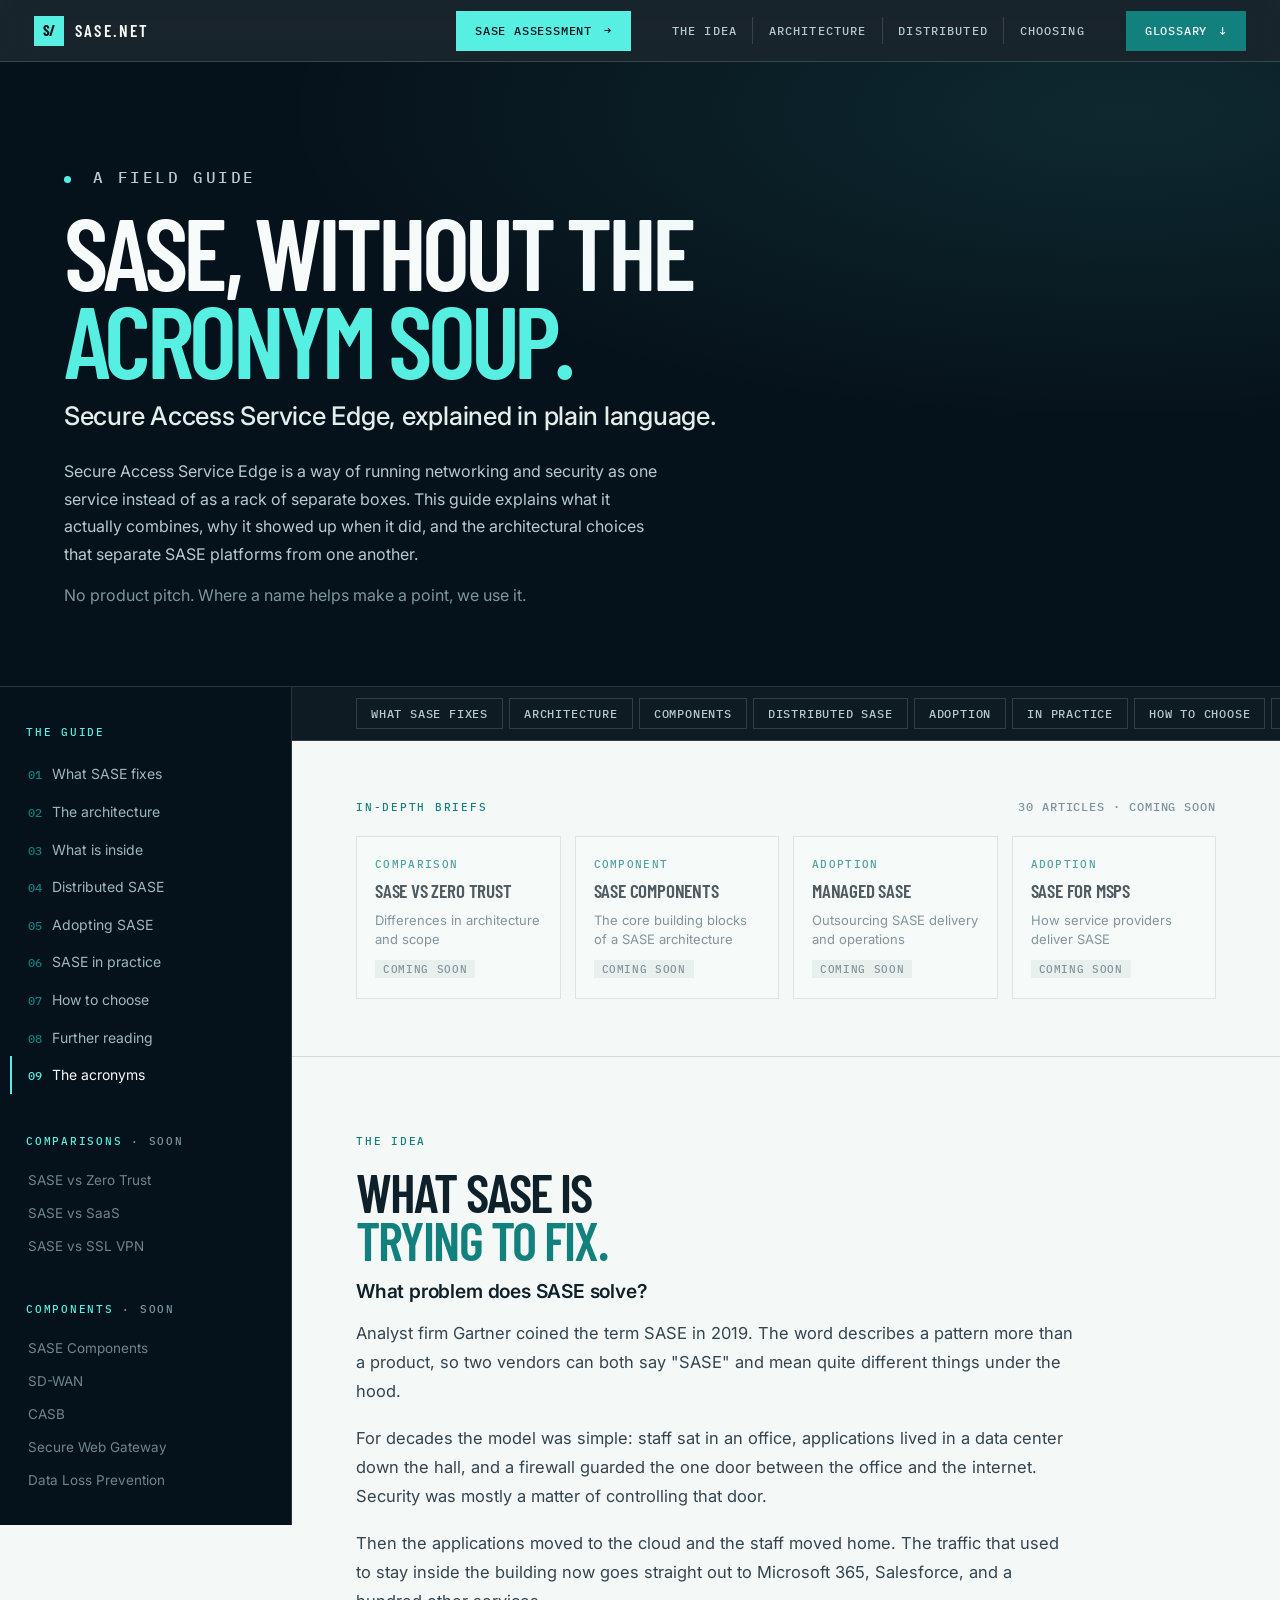
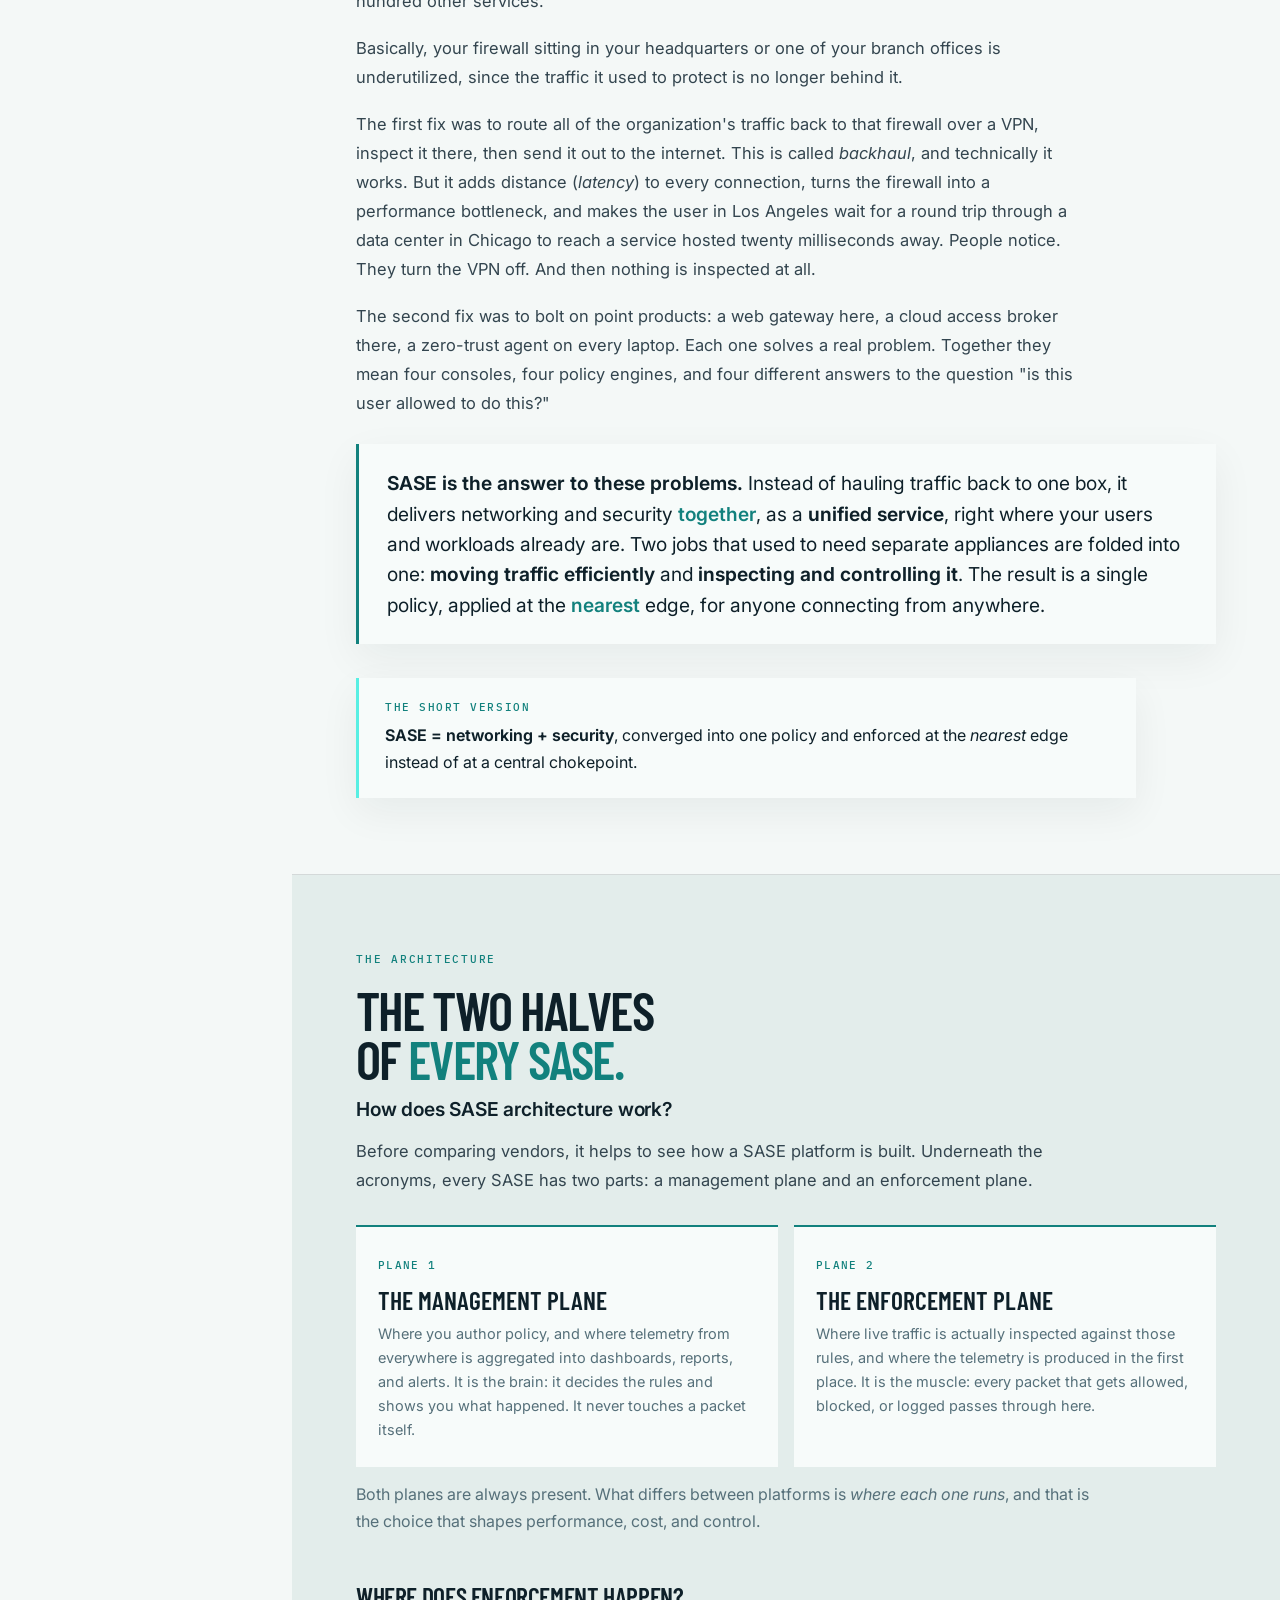
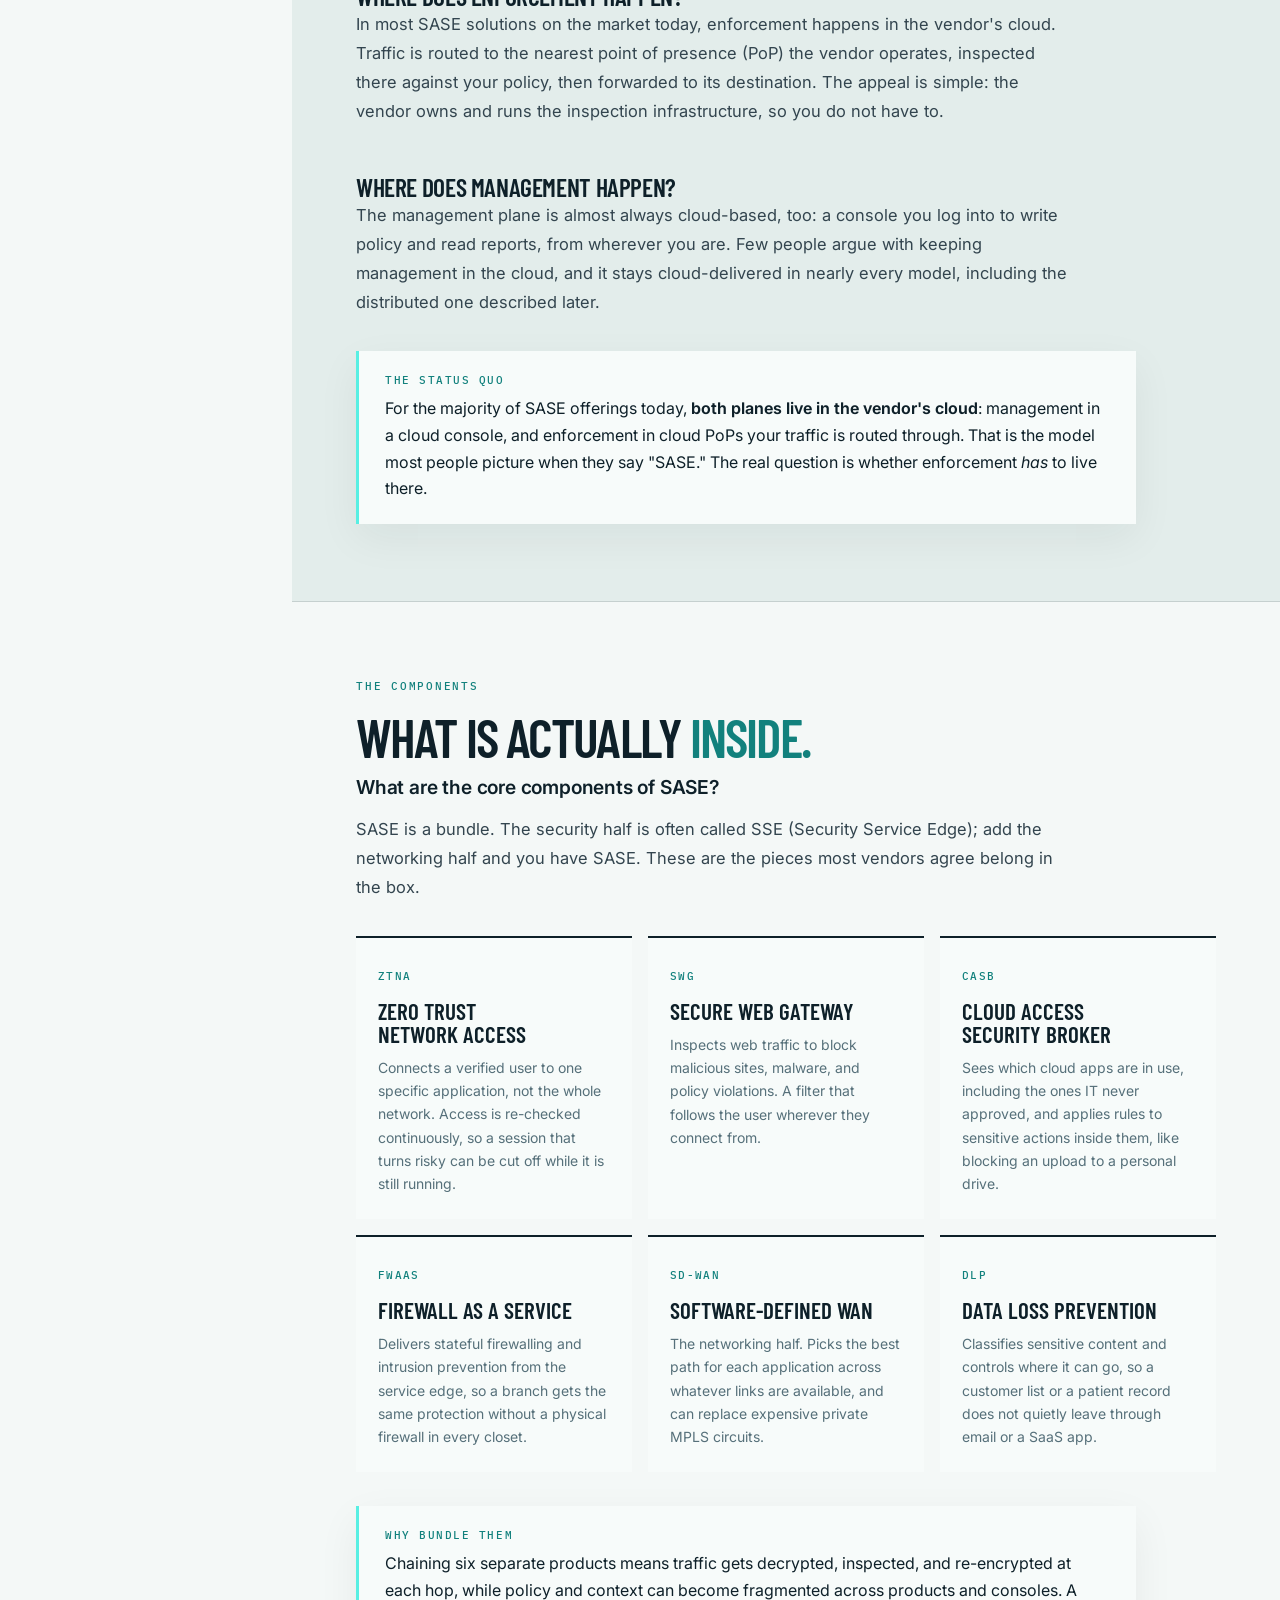
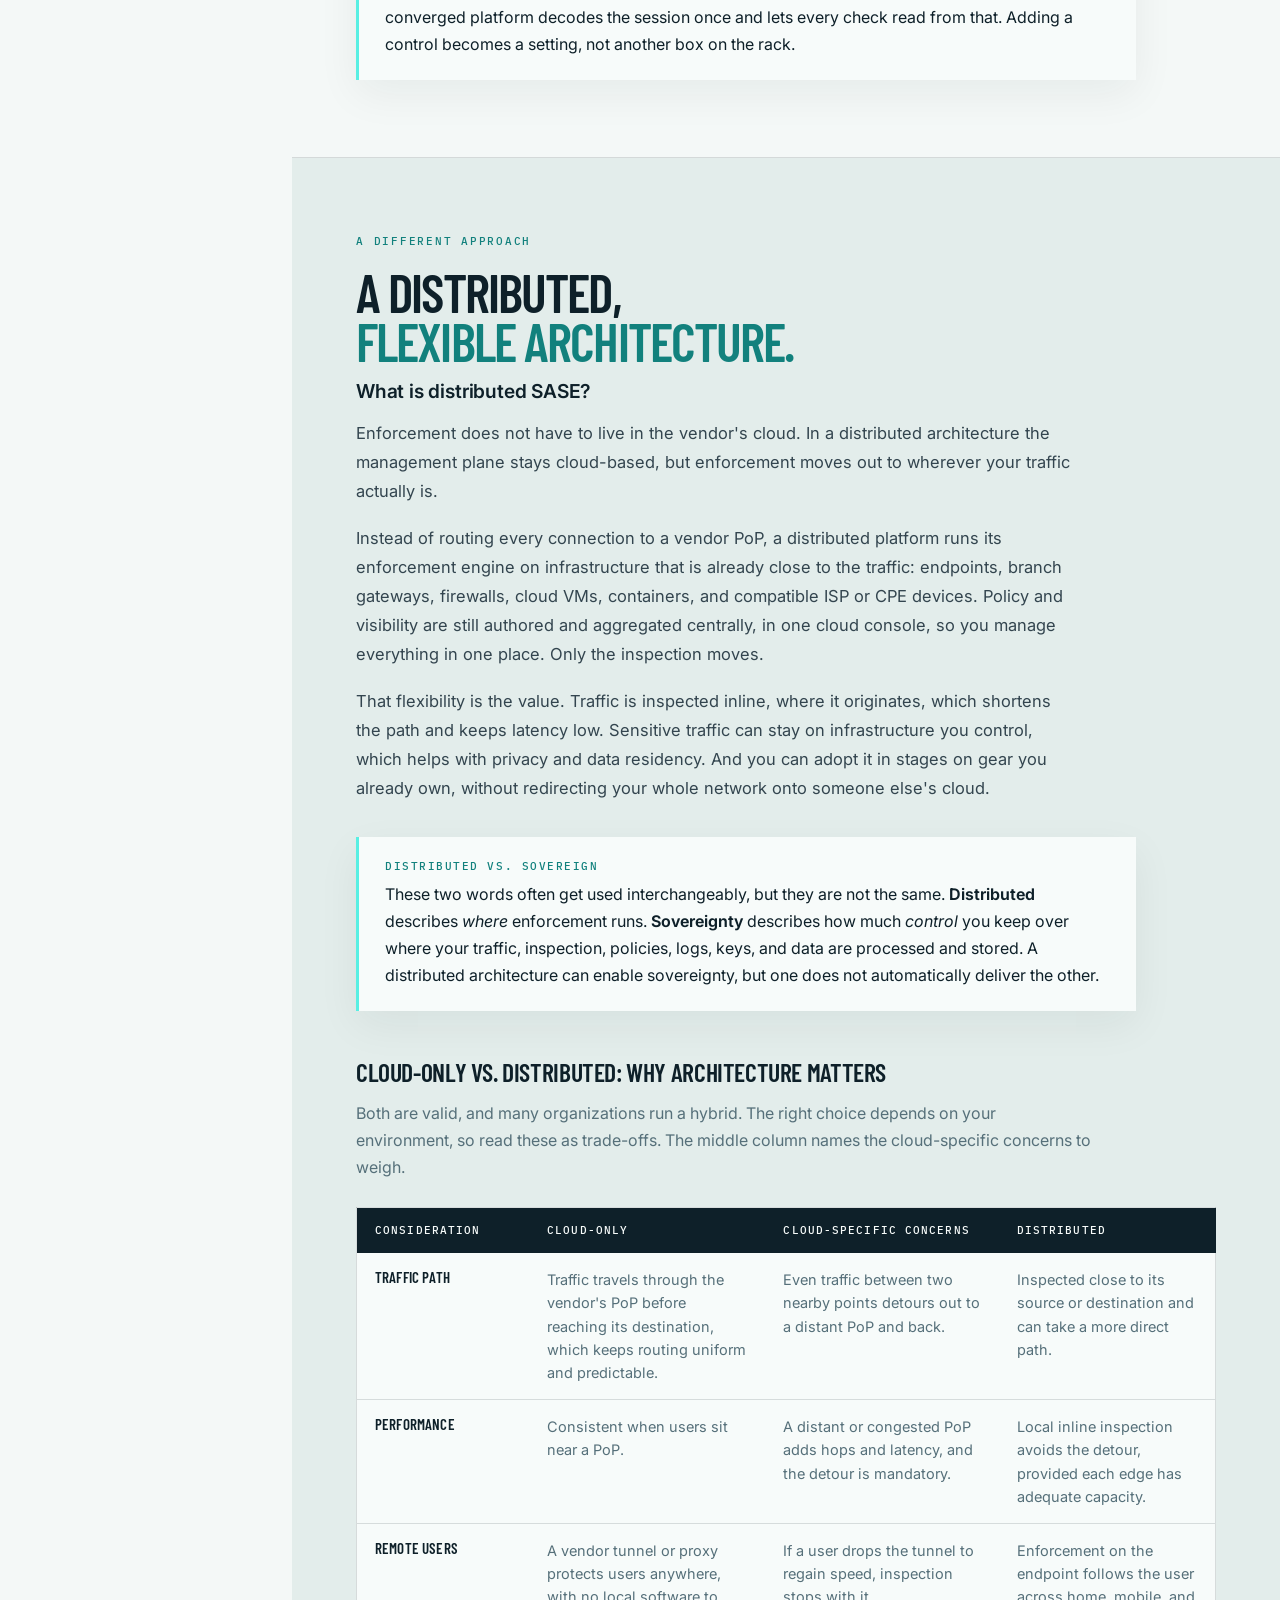
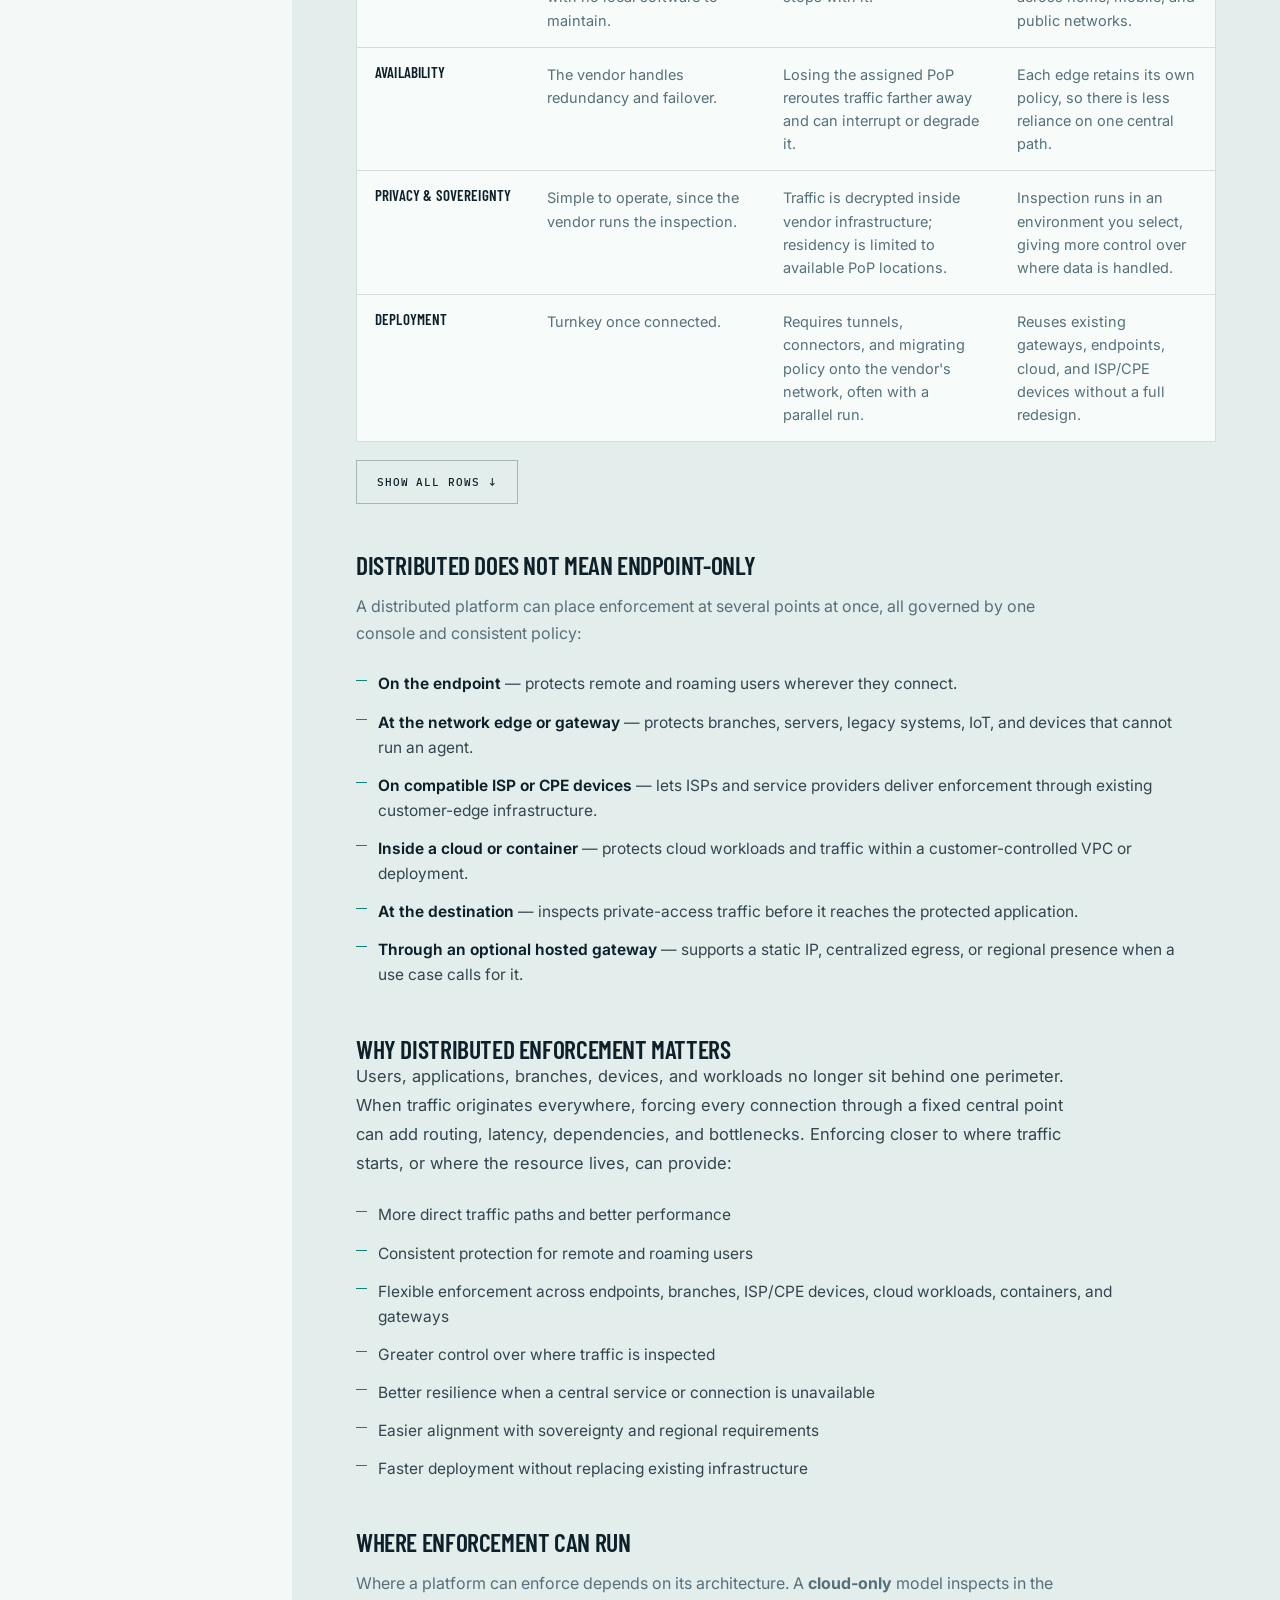
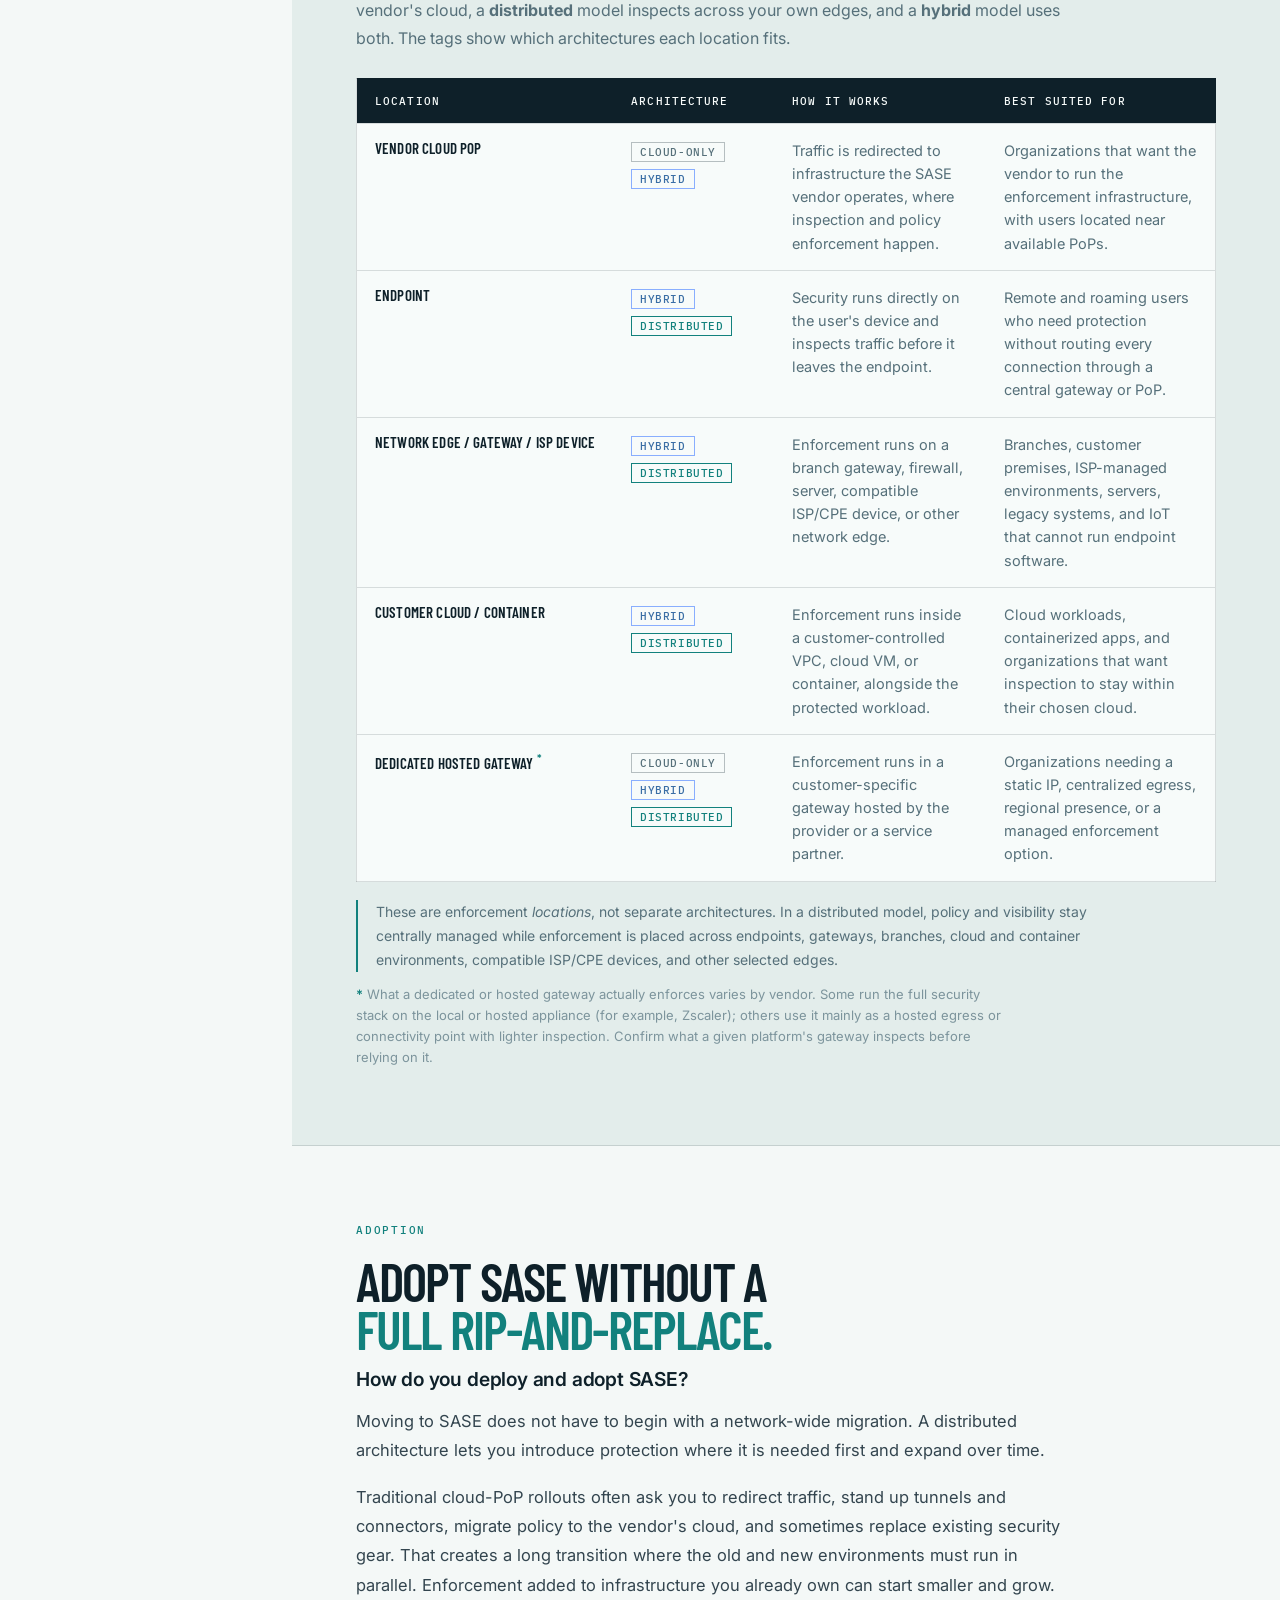
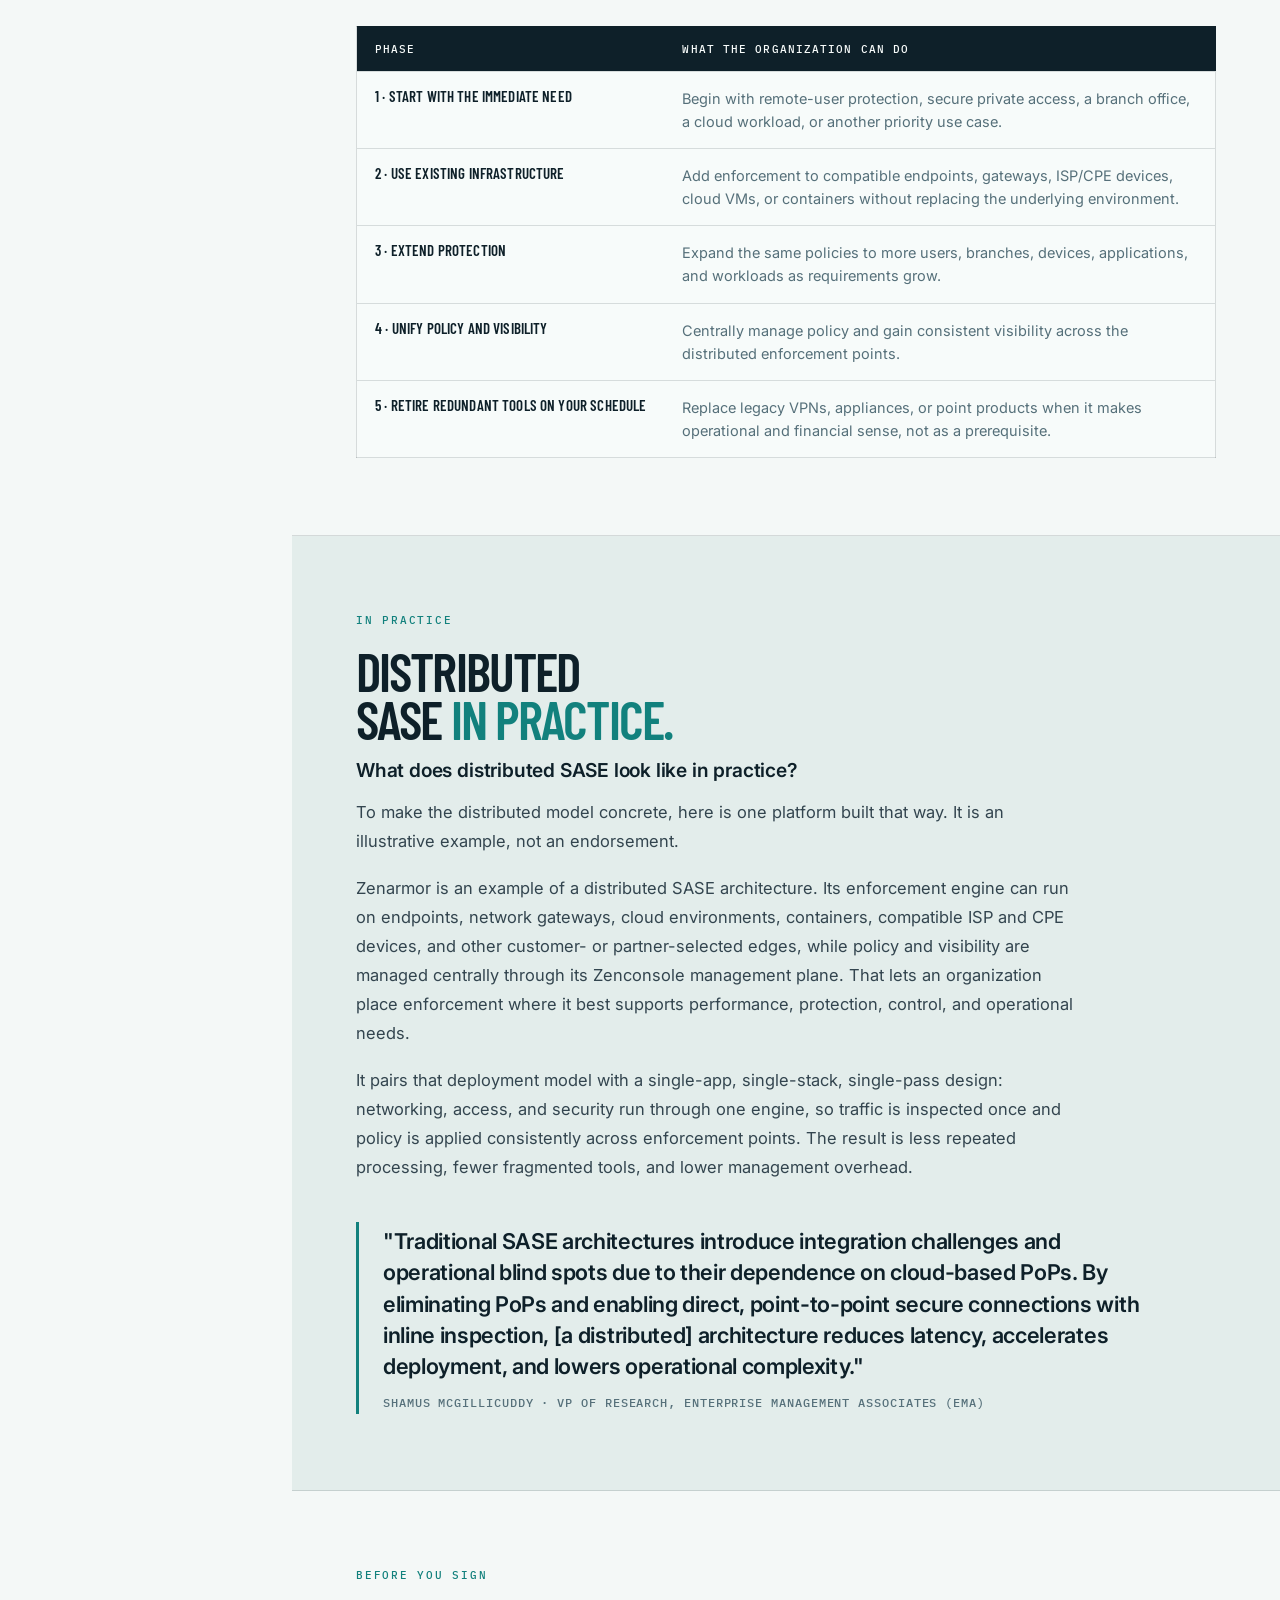
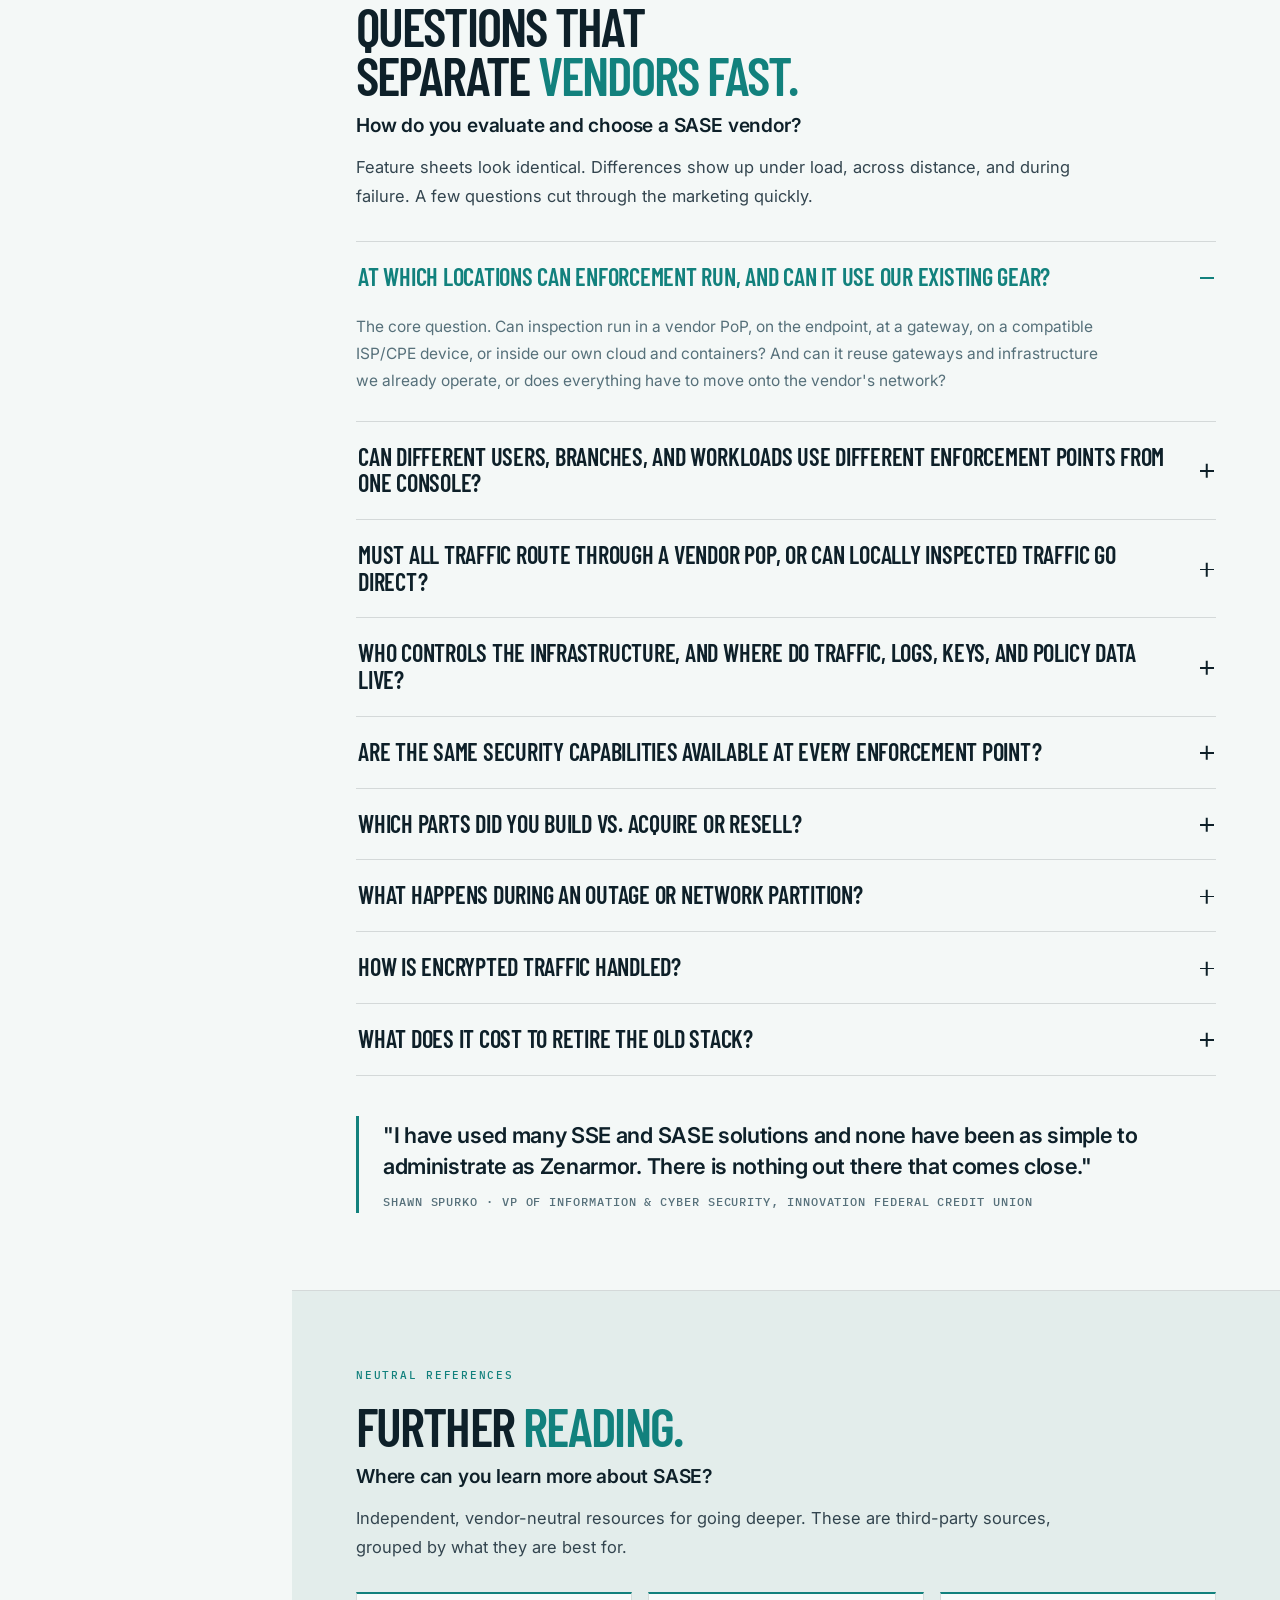
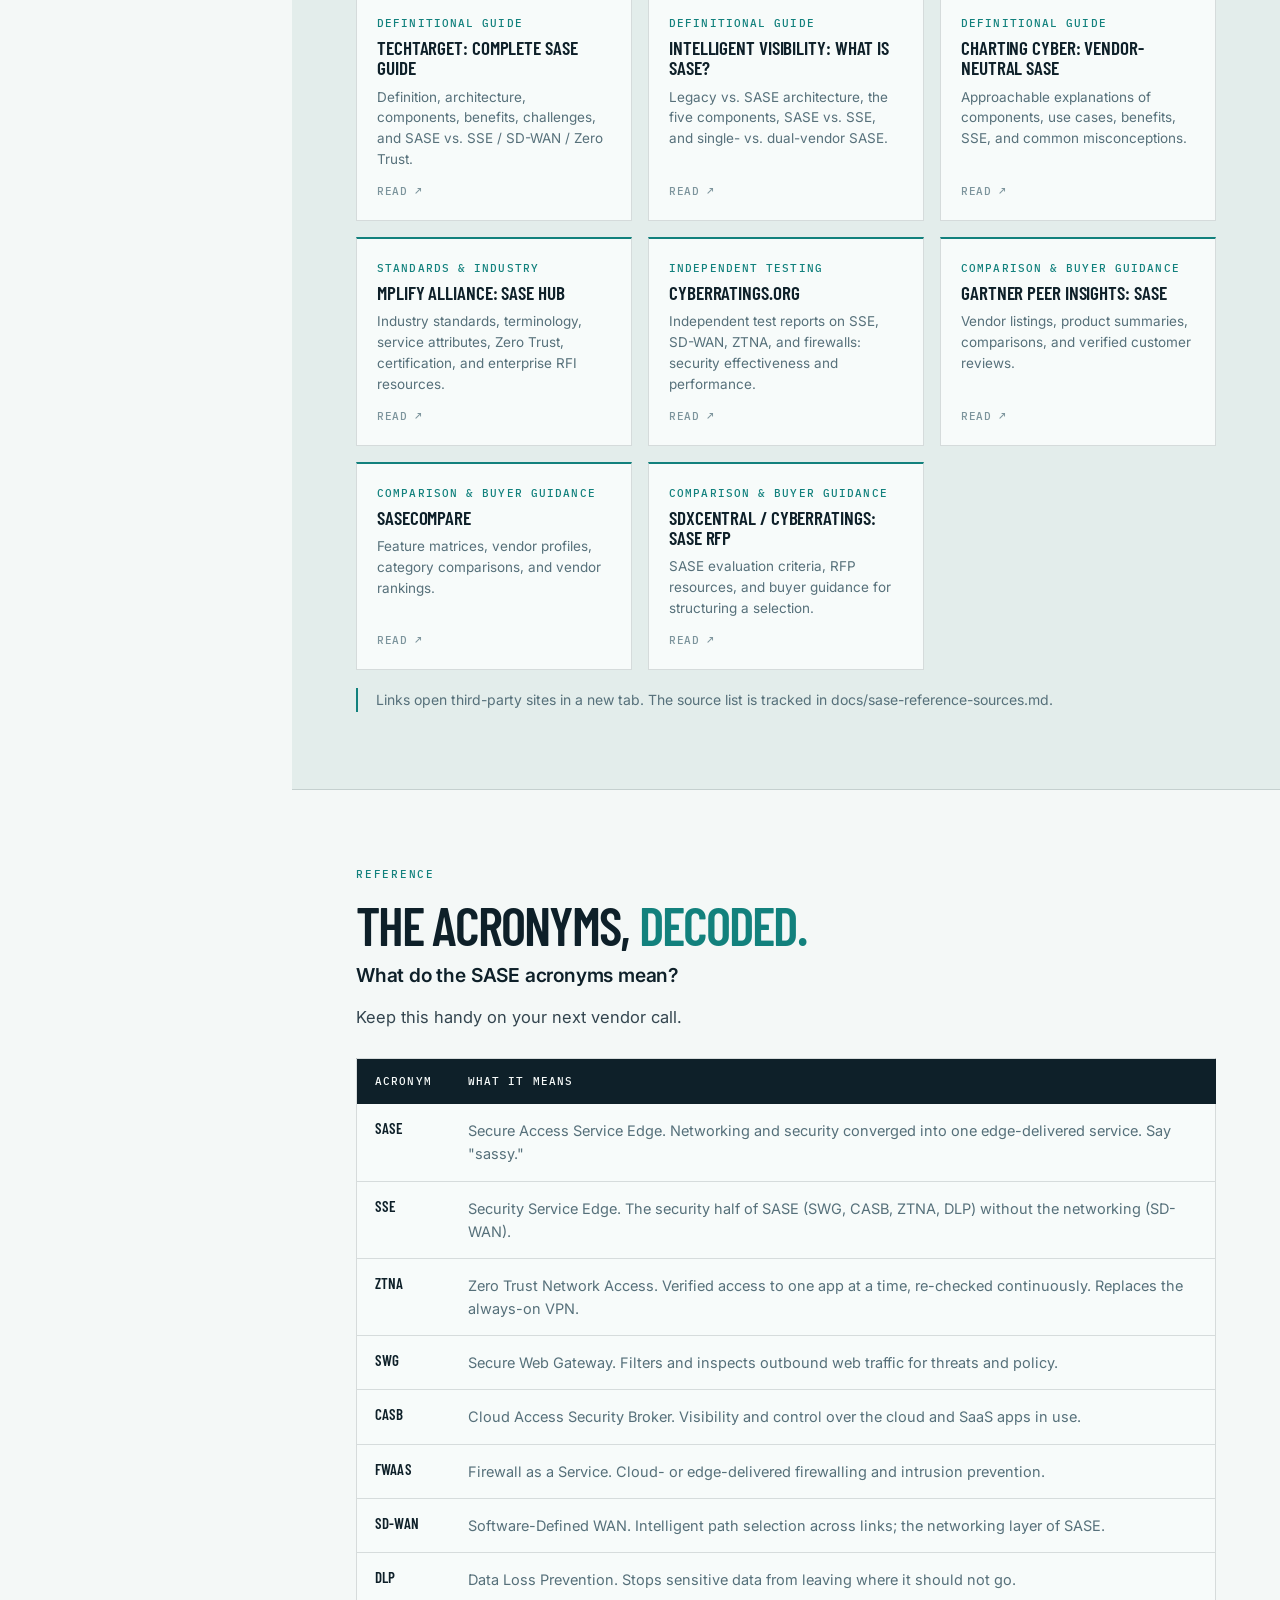
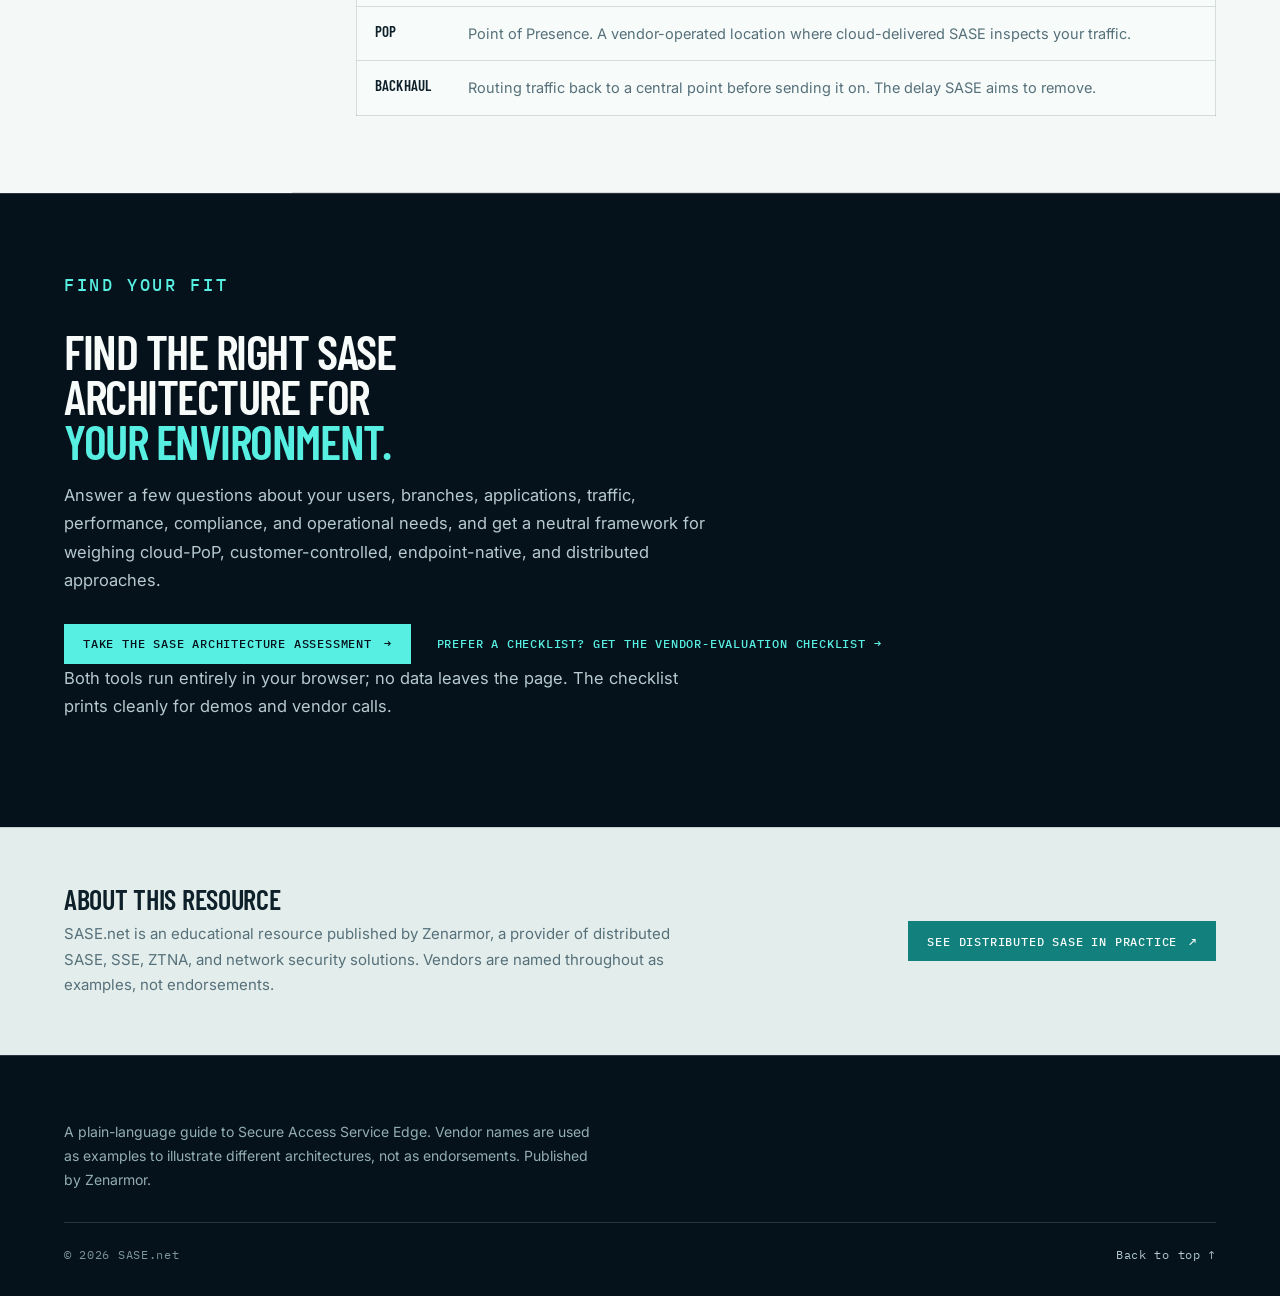
<file: index.html>
<!doctype html>
<html lang="en">
<head>
  <meta charset="utf-8">
  <meta name="viewport" content="width=device-width, initial-scale=1">
  <meta name="description" content="A plain-language guide to Secure Access Service Edge (SASE): what it combines, where enforcement can run, how centralized and distributed architectures compare, and how to choose.">
  <meta name="theme-color" content="#06121b">
  <title>What Is SASE? Secure Access Service Edge Explained | SASE.net</title>
  <link rel="preconnect" href="https://fonts.googleapis.com">
  <link rel="preconnect" href="https://fonts.gstatic.com" crossorigin>
  <link rel="stylesheet" href="https://fonts.googleapis.com/css2?family=Barlow+Condensed:ital,wght@0,500;0,600;0,700;1,600&family=IBM+Plex+Mono:wght@400;500&family=Inter:wght@400;500;600&display=swap">
  <style>
    /* ============================================================
       SASE.net — "SASE Explained" guide page
       Reuses the SASE.net homepage design language (tokens, fonts,
       treatments) in a two-column documentation layout.
       ============================================================ */
    :root {
      --navy: #06121b; --navy-2: #0a1e2b; --panel: #0f2a39; --panel-2: #143546;
      --cyan: #58efe3; --blue: #6e9cff; --amber: #ffad66;
      --paper: #f4f8f7; --muted: #e3edeb; --ink: #0e2029;
      --slate: #56707a; --slate-2: #7c949c; --white: #f7fbfa;
      --teal: #12817d;
      --line-dark: rgba(14, 32, 41, .14);
      --line-dark-2: rgba(14, 32, 41, .28);
      --line-light: rgba(247, 251, 250, .15);
      --line-light-2: rgba(247, 251, 250, .32);
      --display: "Barlow Condensed", "Arial Narrow", Arial, sans-serif;
      --body: Inter, -apple-system, "Segoe UI", Arial, sans-serif;
      --mono: "IBM Plex Mono", ui-monospace, "Cascadia Mono", monospace;
      --ease: cubic-bezier(.22, .61, .36, 1);
      --radius: 3px;
      --header-h: 62px;
      --nav-w: 292px;
      --shell: 1520px;
    }

    *, *::before, *::after { box-sizing: border-box; }
    html { scroll-behavior: smooth; scroll-padding-top: calc(var(--header-h) + 20px); -webkit-text-size-adjust: 100%; }
    body {
      margin: 0; color: var(--ink); background: var(--paper);
      font-family: var(--body); font-size: 16px; line-height: 1.6;
      overflow-x: hidden; -webkit-font-smoothing: antialiased;
    }
    img, svg { max-width: 100%; }
    a { color: inherit; }
    button, input, select { font: inherit; color: inherit; }
    h1, h2, h3, h4, p, blockquote, ul { margin-top: 0; }
    /* even out heading line lengths so no single word is orphaned on the last line */
    h1, h2, h3, h4 { text-wrap: balance; }
    ul { padding-left: 0; list-style: none; }
    ::selection { color: var(--navy); background: var(--cyan); }
    :focus-visible { outline: 2px solid var(--amber); outline-offset: 3px; }
    .sr-only { position: absolute; width: 1px; height: 1px; overflow: hidden; clip: rect(0 0 0 0); clip-path: inset(50%); white-space: nowrap; }

    /* ---------------------------------------------------- header --- */
    .topbar {
      position: sticky; top: 0; z-index: 100; height: var(--header-h);
      display: flex; align-items: center; justify-content: space-between; gap: 20px;
      padding: 0 clamp(18px, 3vw, 34px);
      color: var(--white); background: rgba(6, 18, 27, .92);
      border-bottom: 1px solid var(--line-light);
      backdrop-filter: blur(16px) saturate(140%); -webkit-backdrop-filter: blur(16px) saturate(140%);
    }
    .brand { display: inline-flex; align-items: center; gap: 11px; color: inherit; text-decoration: none; font: 600 17px/1 var(--display); letter-spacing: .13em; }
    .brand-mark { display: grid; place-items: center; width: 30px; height: 30px; color: var(--navy); background: var(--cyan); font: 700 15px/1 var(--display); letter-spacing: -.04em; }
    .topnav { display: flex; align-items: center; gap: clamp(16px, 2vw, 30px); }
    .topnav a:not(.button) { color: #b3c9ce; text-decoration: none; font: 500 11.5px var(--mono); letter-spacing: .1em; text-transform: uppercase; transition: color .2s var(--ease); }
    .topnav a:not(.button):hover { color: var(--cyan); }
    .topnav-links { display: inline-flex; align-items: center; }
    .topnav-links a:not(.button) { padding: 6px clamp(12px, 1.2vw, 18px); }
    .topnav-links a:not(.button) + a { border-left: 1px solid var(--line-light); }
    .button {
      display: inline-flex; align-items: center; gap: 12px; min-height: 40px; padding: 0 18px;
      color: var(--navy); background: var(--cyan); border: 1px solid var(--cyan);
      font: 500 11.5px var(--mono); letter-spacing: .07em; text-transform: uppercase; text-decoration: none; cursor: pointer;
      transition: background .2s var(--ease), border-color .2s var(--ease), transform .2s var(--ease);
    }
    .button:hover { background: var(--white); border-color: var(--white); transform: translateY(-1px); }
    .button span { transition: transform .2s var(--ease); }
    .button:hover span { transform: translateX(3px); }
    .button-teal { color: var(--white); background: var(--teal); border-color: var(--teal); }
    .button-teal:hover { color: var(--navy); background: var(--cyan); border-color: var(--cyan); }
    .menu-toggle { display: none; width: 40px; height: 40px; padding: 10px 8px; background: transparent; border: 1px solid var(--line-light-2); cursor: pointer; }
    .menu-toggle span { display: block; height: 1px; background: currentColor; }
    .menu-toggle span + span { margin-top: 6px; }

    /* ------------------------------------------------------- hero --- */
    .hero { color: var(--white); background: var(--navy); border-bottom: 1px solid var(--line-light); position: relative; overflow: hidden; }
    .hero::after {
      content: ""; position: absolute; inset: 0; pointer-events: none;
      background: radial-gradient(120% 90% at 88% 8%, rgba(88, 239, 227, .10), transparent 55%);
    }
    .hero-inner { position: relative; max-width: var(--shell); margin: 0 auto; padding: clamp(58px, 8vw, 104px) clamp(24px, 5vw, 96px) clamp(50px, 6vw, 84px); }
    .eyebrow { margin: 0 0 24px; color: var(--cyan); font: 500 11.5px var(--mono); letter-spacing: .16em; text-transform: uppercase; }
    .eyebrow .dot { display: inline-block; width: 7px; height: 7px; margin-right: 9px; border-radius: 50%; background: var(--cyan); vertical-align: middle; }
    .hero h1 { max-width: 16ch; margin: 0 0 26px; font: 600 clamp(50px, 8vw, 122px)/.86 var(--display); letter-spacing: -.045em; text-transform: uppercase; }
    .hero h1 em { font-style: normal; color: var(--cyan); }
    /* spelled-out keyword inside the h1 — full heading weight, plain-language */
    .hero h1 .h1-sub { display: block; margin-top: 18px; color: #e3edeb; font: 500 clamp(18px, 2vw, 26px)/1.25 var(--body); letter-spacing: -.01em; text-transform: none; }
    .hero p { max-width: 60ch; margin: 0 0 14px; color: #b6cacf; font-size: clamp(16px, 1.15vw, 19px); line-height: 1.72; }
    .hero p:last-of-type { margin-bottom: 0; color: #7c979d; }

    /* ------------------------------------------------- doc shell --- */
    .doc { display: grid; grid-template-columns: var(--nav-w) minmax(0, 1fr); align-items: start; max-width: var(--shell); margin: 0 auto; }

    /* left navigation */
    .doc-nav {
      position: sticky; top: var(--header-h); align-self: start;
      height: calc(100vh - var(--header-h)); overflow-y: auto; overscroll-behavior: contain;
      padding: 38px 26px 48px; color: #b7c8cd; background: var(--navy);
      border-right: 1px solid var(--line-light);
      scrollbar-width: thin; scrollbar-color: rgba(88, 239, 227, .4) transparent;
    }
    .nav-block + .nav-block { margin-top: 40px; }
    .nav-label { margin: 0 0 16px; color: var(--cyan); font: 500 11px var(--mono); letter-spacing: .16em; text-transform: uppercase; }
    .doc-nav a { display: block; padding: 9px 0 9px 16px; margin-left: -16px; color: #9fb7bd; text-decoration: none; font-size: 14px; line-height: 1.4; border-left: 2px solid transparent; transition: color .2s var(--ease), border-color .2s var(--ease); }
    .doc-nav .toc a .n { color: var(--teal); font: 500 11.5px var(--mono); margin-right: 10px; }
    .doc-nav .toc a:hover { color: var(--white); }
    .doc-nav .toc a.active { color: var(--white); border-left-color: var(--cyan); }
    .doc-nav .toc a.active .n { color: var(--cyan); }
    .sources a { position: relative; padding-right: 16px; }
    .sources a:hover { color: var(--cyan); border-left-color: var(--line-light-2); }
    .sources a b { display: block; font-weight: 600; font-size: 13.5px; color: inherit; }
    .sources a small { display: block; margin-top: 2px; color: var(--slate-2); font: 400 11px var(--mono); }
    .sources a::after { content: "↗"; position: absolute; right: 0; top: 9px; font-size: 11px; opacity: .5; }
    .nav-note { margin: 14px 0 0; color: var(--slate-2); font-size: 11.5px; line-height: 1.55; }
    .doc-nav .arts a { padding: 7px 0 7px 16px; font-size: 13.5px; }
    .doc-nav .arts a:hover { color: var(--white); border-left-color: var(--line-light-2); }

    /* backdrop for the mobile nav drawer — fixed so it never joins the grid */
    .nav-scrim { position: fixed; inset: var(--header-h) 0 0; z-index: 94; background: rgba(6, 18, 27, .5); opacity: 0; visibility: hidden; pointer-events: none; transition: opacity .3s var(--ease), visibility .3s; }
    .nav-scrim.open { opacity: 1; visibility: visible; pointer-events: auto; }

    /* main column */
    .doc-main { min-width: 0; background: var(--paper); }

    /* horizontal in-content TOC — identical on desktop and mobile, so the
       navigation Google crawls (mobile-first) matches the desktop version */
    .toc-strip {
      position: sticky; top: var(--header-h); z-index: 90;
      display: flex; gap: 6px; overflow-x: auto;
      padding: 11px clamp(24px, 5vw, 84px);
      background: rgba(6, 18, 27, .96); border-bottom: 1px solid var(--line-light);
      backdrop-filter: blur(12px); -webkit-backdrop-filter: blur(12px);
      scrollbar-width: none;
    }
    .toc-strip::-webkit-scrollbar { display: none; }
    .toc-strip a {
      flex: none; padding: 7px 14px; color: #b3c9ce; text-decoration: none;
      font: 500 11.5px var(--mono); letter-spacing: .07em; text-transform: uppercase; white-space: nowrap;
      border: 1px solid var(--line-light); transition: color .2s var(--ease), background .2s var(--ease), border-color .2s var(--ease);
    }
    .toc-strip a:hover { color: var(--white); border-color: var(--line-light-2); }
    .toc-strip a.active { color: var(--navy); background: var(--cyan); border-color: var(--cyan); }
    .sec { padding: clamp(52px, 6vw, 92px) clamp(24px, 5vw, 84px); border-bottom: 1px solid var(--line-dark); }
    .sec:nth-child(even) { background: var(--muted); }
    .kicker { margin: 0 0 20px; color: var(--teal); font: 500 11px var(--mono); letter-spacing: .16em; text-transform: uppercase; }
    .sec h2 { max-width: 20ch; margin: 0 0 14px; font: 600 clamp(34px, 4.2vw, 66px)/.9 var(--display); letter-spacing: -.035em; text-transform: uppercase; }
    .sec h2 em { font-style: normal; color: var(--teal); }
    /* query-shaped subtitle under the display heading — carries the search
       intent in plain language while the h2 keeps the editorial voice */
    /* query as a styled tagline INSIDE the h2 — full heading weight, one outline node */
    .sec h2 .h2-q { display: block; margin-top: 14px; color: var(--ink); font: 600 clamp(17px, 1.5vw, 22px)/1.35 var(--body); letter-spacing: -.01em; text-transform: none; }
    .prose { max-width: 72ch; }
    .prose p { margin: 0 0 18px; color: #33454f; font-size: 16.5px; line-height: 1.76; }
    .prose p:last-child { margin-bottom: 0; }
    .prose strong { color: var(--ink); font-weight: 650; }
    .lede { max-width: 72ch; margin: 0 0 18px; color: #33454f; font-size: 16.5px; line-height: 1.76; }

    /* callout */
    .callout { max-width: 78ch; margin: 34px 0 0; padding: 22px 26px; background: var(--white); border-left: 3px solid var(--cyan); box-shadow: 0 14px 40px rgba(14, 32, 41, .06); }
    .callout .tag { display: block; margin-bottom: 8px; color: var(--teal); font: 500 11px var(--mono); letter-spacing: .14em; text-transform: uppercase; }
    .callout p { margin: 0; font-size: 16px; line-height: 1.68; }
    .callout strong { font-weight: 650; }

    /* component cards */
    .cards { display: grid; grid-template-columns: repeat(3, 1fr); gap: 16px; margin-top: 34px; }
    .card { padding: 24px 22px; background: var(--white); border-top: 2px solid var(--ink); }
    .card .abbr { color: var(--teal); font: 500 11px var(--mono); letter-spacing: .12em; text-transform: uppercase; }
    .card h3 { margin: 12px 0 10px; font: 600 clamp(20px, 1.8vw, 26px)/1 var(--display); text-transform: uppercase; }
    .card p { margin: 0; color: var(--slate); font-size: 14px; line-height: 1.66; }

    /* further-reading reference cards */
    .refs { display: grid; grid-template-columns: repeat(3, 1fr); gap: 16px; margin-top: 30px; }
    .ref { display: flex; flex-direction: column; gap: 8px; padding: 22px 20px; background: var(--white); border: 1px solid var(--line-dark); border-top: 2px solid var(--teal); text-decoration: none; transition: border-color .2s var(--ease), transform .2s var(--ease); }
    .ref:hover { border-color: var(--teal); transform: translateY(-3px); }
    .ref .role { color: var(--teal); font: 500 11px var(--mono); letter-spacing: .1em; text-transform: uppercase; }
    .ref b { font: 600 clamp(17px, 1.5vw, 21px)/1.05 var(--display); text-transform: uppercase; letter-spacing: -.005em; color: var(--ink); }
    .ref .d { color: var(--slate); font-size: 13.5px; line-height: 1.55; }
    .ref .ext { margin-top: auto; padding-top: 6px; color: var(--slate-2); font: 500 11px var(--mono); letter-spacing: .06em; text-transform: uppercase; }
    .ref:hover .ext { color: var(--teal); }

    /* two-model comparison */
    .models { display: grid; grid-template-columns: 1fr 1fr; gap: 18px; margin-top: 34px; }
    .model { padding: 28px 26px; }
    .model.cloud { color: var(--white); background: var(--ink); }
    .model.sovereign { color: var(--navy); background: var(--cyan); }
    .model .tag { font: 500 11px var(--mono); letter-spacing: .14em; text-transform: uppercase; opacity: .7; }
    .model h3 { margin: 8px 0 18px; font: 600 clamp(24px, 2.4vw, 34px)/.98 var(--display); text-transform: uppercase; }
    .model ul { display: grid; gap: 12px; margin: 0; }
    .model li { position: relative; padding-left: 20px; font-size: 14.5px; line-height: 1.6; }
    .model.cloud li { color: #cdd9dd; }
    .model li::before { content: ""; position: absolute; left: 0; top: .6em; width: 10px; height: 1px; background: currentColor; opacity: .8; }
    .model .who { margin: 20px 0 0; padding-top: 16px; border-top: 1px solid currentColor; font-size: 13px; line-height: 1.6; opacity: .85; }
    .model.cloud .who { border-top-color: var(--line-light); }
    .model .who b { font-weight: 650; }

    /* quote */
    blockquote.pull { max-width: 80ch; margin: 40px 0 0; padding: 4px 0 4px 24px; border-left: 3px solid var(--teal); }
    blockquote.pull p { margin: 0 0 12px; font: 600 clamp(18px, 1.7vw, 23px)/1.44 var(--body); letter-spacing: -.015em; color: var(--ink); }
    blockquote.pull footer { color: var(--slate); font: 500 11.5px var(--mono); letter-spacing: .08em; text-transform: uppercase; }

    /* FAQ accordions */
    .faq { margin-top: 30px; border-top: 1px solid var(--line-dark); }
    details.q { border-bottom: 1px solid var(--line-dark); }
    details.q summary { display: flex; align-items: center; gap: 18px; padding: 22px 2px; cursor: pointer; list-style: none; transition: padding-left .3s var(--ease), color .2s var(--ease); }
    details.q summary::-webkit-details-marker { display: none; }
    details.q summary:hover { padding-left: 10px; color: var(--teal); }
    details.q summary .qt { flex: 1; font: 600 clamp(19px, 1.9vw, 27px)/1.1 var(--display); text-transform: uppercase; letter-spacing: -.01em; }
    details.q summary .mark { flex: none; position: relative; width: 14px; height: 14px; }
    details.q summary .mark::before, details.q summary .mark::after { content: ""; position: absolute; top: 50%; left: 0; width: 14px; height: 1.5px; background: currentColor; transition: transform .3s var(--ease), opacity .3s var(--ease); }
    details.q summary .mark::after { transform: rotate(90deg); }
    details.q[open] summary .mark::after { transform: rotate(0); opacity: 0; }
    details.q[open] summary { color: var(--teal); }
    details.q .qa { max-width: 76ch; padding: 0 0 26px; }
    details.q .qa p { margin: 0; color: var(--slate); font-size: 15.5px; line-height: 1.76; }

    /* glossary */
    .terms { margin-top: 30px; border-top: 1px solid var(--line-dark); }
    .terms div { display: grid; grid-template-columns: 150px 1fr; gap: 20px; padding: 16px 0; border-bottom: 1px solid var(--line-dark); }
    .terms dt, .terms div b { font: 600 15px var(--display); letter-spacing: .04em; text-transform: uppercase; color: var(--ink); }
    .terms div span { color: var(--slate); font-size: 14.5px; line-height: 1.62; }

    /* footer */
    .site-footer { color: var(--white); background: var(--navy); border-top: 1px solid var(--line-light); }
    .footer-inner { max-width: var(--shell); margin: 0 auto; padding: clamp(44px, 5vw, 70px) clamp(24px, 5vw, 84px) 34px; }
    .footer-inner .note { max-width: 60ch; margin: 0 0 30px; color: #93aeb4; font-size: 14px; line-height: 1.7; }
    .footer-base { display: flex; flex-wrap: wrap; justify-content: space-between; gap: 12px; padding-top: 24px; border-top: 1px solid var(--line-light); color: var(--slate-2); font: 400 11.5px var(--mono); letter-spacing: .06em; }
    .footer-base a { color: #b3c9ce; text-decoration: none; }
    .footer-base a:hover { color: var(--cyan); }

    /* latest briefs strip */
    .briefs { padding: clamp(38px, 4.5vw, 60px) clamp(24px, 5vw, 84px); background: var(--paper); border-bottom: 1px solid var(--line-dark); }
    .briefs-head { display: flex; align-items: baseline; justify-content: space-between; gap: 16px; margin-bottom: 22px; }
    .briefs-head .kicker { margin: 0; }
    .briefs-all { color: var(--teal); text-decoration: none; font: 500 11.5px var(--mono); letter-spacing: .08em; text-transform: uppercase; white-space: nowrap; }
    .briefs-all:hover { color: var(--ink); }
    .briefs-row { display: grid; grid-template-columns: repeat(4, 1fr); gap: 14px; }
    .brief { display: flex; flex-direction: column; gap: 10px; padding: 20px 18px; background: var(--white); border: 1px solid var(--line-dark); text-decoration: none; transition: border-color .2s var(--ease), transform .2s var(--ease); }
    .brief:hover { border-color: var(--teal); transform: translateY(-3px); }
    .brief .bt { color: var(--teal); font: 500 11px var(--mono); letter-spacing: .12em; text-transform: uppercase; }
    .brief b { font: 600 clamp(18px, 1.5vw, 22px)/1.02 var(--display); text-transform: uppercase; letter-spacing: -.01em; }
    .brief .bd { color: var(--slate); font-size: 13px; line-height: 1.5; }
    /* coming-soon brief cards (articles not built yet) */
    .brief.soon { cursor: default; opacity: .72; }
    .brief.soon:hover { border-color: var(--line-dark); transform: none; }
    .brief .soon-tag { align-self: flex-start; padding: 2px 8px; background: var(--muted); color: var(--slate); font: 500 11px var(--mono); letter-spacing: .06em; text-transform: uppercase; }
    .briefs-soon { color: var(--slate-2); font: 500 11.5px var(--mono); letter-spacing: .08em; text-transform: uppercase; white-space: nowrap; }

    /* coming-soon article items in the sidebar */
    .doc-nav .arts .nav-label .soon { color: var(--slate-2); font-weight: 500; }
    .doc-nav .arts .art { display: block; padding: 7px 0 7px 16px; margin-left: -16px; color: #6f858b; font-size: 13.5px; line-height: 1.4; border-left: 2px solid transparent; cursor: default; }

    /* subheads inside a section */
    .subhead { margin: 48px 0 0; font: 600 clamp(21px, 2vw, 30px)/1.05 var(--display); text-transform: uppercase; letter-spacing: -.015em; color: var(--ink); }
    .prose-lead { max-width: 74ch; margin: 14px 0 0; color: var(--slate); font-size: 16px; line-height: 1.7; }

    /* data tables */
    .tbl-wrap { margin-top: 26px; overflow-x: auto; }
    .tbl { width: 100%; border-collapse: collapse; background: var(--white); border: 1px solid var(--line-dark); }
    .tbl th, .tbl td { text-align: left; padding: 15px 18px; border-bottom: 1px solid var(--line-dark); vertical-align: top; font-size: 14.5px; line-height: 1.6; color: var(--slate); }
    .tbl thead th { background: var(--ink); color: var(--white); font: 500 11px var(--mono); letter-spacing: .1em; text-transform: uppercase; vertical-align: middle; }
    .tbl tbody th { color: var(--ink); font: 600 15px var(--display); letter-spacing: .01em; text-transform: uppercase; white-space: nowrap; width: 1%; }
    .tbl tbody tr:last-child td, .tbl tbody tr:last-child th { border-bottom: 0; }
    .tbl tr.is-extra { display: none; }
    .tbl.is-open tr.is-extra { display: table-row; }
    .tbl-note { max-width: 82ch; margin: 18px 0 0; padding-left: 18px; border-left: 2px solid var(--teal); color: var(--slate); font-size: 14px; line-height: 1.72; }
    .tbl-foot { max-width: 82ch; margin: 12px 0 0; color: var(--slate-2); font-size: 13px; line-height: 1.62; }
    .ast { color: var(--teal); font-weight: 600; }
    .tbl-more { margin-top: 18px; }
    .btn-ghost { display: inline-flex; align-items: center; gap: 10px; min-height: 44px; padding: 0 20px; background: transparent; color: var(--ink); border: 1px solid var(--line-dark-2); font: 500 11px var(--mono); letter-spacing: .08em; text-transform: uppercase; cursor: pointer; transition: background .2s var(--ease), color .2s var(--ease), border-color .2s var(--ease); }
    .btn-ghost:hover { background: var(--ink); color: var(--white); border-color: var(--ink); }

    /* bulleted list (enforcement points, benefits) */
    .blist { max-width: 82ch; margin: 24px 0 0; display: grid; gap: 13px; }
    .blist li { position: relative; padding-left: 22px; color: #33454f; font-size: 15.5px; line-height: 1.62; }
    .blist li::before { content: ""; position: absolute; left: 0; top: .58em; width: 11px; height: 1px; background: var(--teal); }
    .blist li b { color: var(--ink); font-weight: 650; }

    /* keystone statement (the SASE definition) */
    .keystone { max-width: 76ch; margin: 26px 0 0; padding: 24px 28px; background: var(--white); border-left: 3px solid var(--teal); box-shadow: 0 14px 40px rgba(14, 32, 41, .06); font-size: clamp(18px, 1.5vw, 22px); line-height: 1.58; color: var(--ink); }
    .keystone strong { font-weight: 650; }
    .keystone em { font-style: normal; color: var(--teal); font-weight: 600; }

    /* two-plane cards (management / enforcement) */
    .planes { display: grid; grid-template-columns: 1fr 1fr; gap: 16px; margin-top: 30px; }
    .plane { padding: 24px 22px; background: var(--white); border-top: 2px solid var(--teal); }
    .plane .pn { color: var(--teal); font: 500 11px var(--mono); letter-spacing: .12em; text-transform: uppercase; }
    .plane h3 { margin: 10px 0 10px; font: 600 clamp(22px, 2vw, 30px)/1 var(--display); text-transform: uppercase; }
    .plane p { margin: 0; color: var(--slate); font-size: 14.5px; line-height: 1.66; }

    /* architecture-type tags in the enforcement-locations table */
    .atag { display: inline-block; margin: 0 4px 4px 0; padding: 2px 8px; font: 500 11px var(--mono); letter-spacing: .05em; text-transform: uppercase; border: 1px solid; }
    .atag.cloud { color: var(--slate); border-color: var(--line-dark-2); }
    .atag.hybrid { color: #3a6ea5; border-color: rgba(110, 156, 255, .8); }
    .atag.dist { color: var(--teal); border-color: var(--teal); }

    /* primary CTA band */
    .cta-band { background: var(--navy); color: var(--white); border-top: 1px solid var(--line-light); }
    .cta-inner { max-width: var(--shell); margin: 0 auto; padding: clamp(56px, 6vw, 88px) clamp(24px, 5vw, 84px); }
    .cta-inner .kicker { color: var(--cyan); }
    .cta-inner h2 { max-width: 22ch; margin: 0 0 18px; font: 600 clamp(32px, 3.8vw, 58px)/.92 var(--display); letter-spacing: -.03em; text-transform: uppercase; }
    .cta-inner h2 em { color: var(--cyan); font-style: normal; }
    .cta-inner > p { max-width: 66ch; margin: 0 0 30px; color: #b6cacf; font-size: 16.5px; line-height: 1.7; }
    .cta-actions { display: flex; flex-wrap: wrap; align-items: center; gap: 16px 26px; }
    .tlink { color: var(--cyan); text-decoration: none; font: 500 11.5px var(--mono); letter-spacing: .07em; text-transform: uppercase; }
    .tlink:hover { color: var(--white); }
    .cta-note { margin: 24px 0 0; color: var(--slate-2); font-size: 12.5px; }

    /* disclosure band */
    .about-band { background: var(--muted); border-top: 1px solid var(--line-dark); }
    .about-inner { max-width: var(--shell); margin: 0 auto; padding: clamp(40px, 4.5vw, 62px) clamp(24px, 5vw, 84px); display: grid; grid-template-columns: 1.5fr auto; gap: 26px 40px; align-items: center; }
    .about-inner h3 { margin: 0 0 8px; font: 600 clamp(22px, 2.2vw, 30px)/1 var(--display); text-transform: uppercase; letter-spacing: -.01em; }
    .about-inner p { margin: 0; max-width: 72ch; color: var(--slate); font-size: 15px; line-height: 1.7; }
    .about-inner .button { flex: none; }

    /* ------------------------------------------------ responsive --- */
    @media (max-width: 760px) {
      /* stack tables into label / value pairs */
      .tbl, .tbl thead, .tbl tbody, .tbl tr, .tbl th, .tbl td { display: block; width: auto; }
      .tbl thead { display: none; }
      .tbl.is-open tr.is-extra { display: block; }
      .tbl tbody tr { border-bottom: 6px solid var(--muted); }
      .tbl tbody tr:last-child { border-bottom: 0; }
      .tbl tbody th { white-space: normal; width: auto; background: var(--paper); padding: 14px 16px; border-bottom: 1px solid var(--line-dark); }
      .tbl td { border-bottom: 1px solid var(--line-dark); padding: 12px 16px; }
      .tbl td::before { content: attr(data-label); display: block; margin-bottom: 4px; color: var(--teal); font: 500 11px var(--mono); letter-spacing: .08em; text-transform: uppercase; }
      .about-inner { grid-template-columns: 1fr; }
    }
    @media (max-width: 1240px) { .cards, .briefs-row, .refs { grid-template-columns: repeat(2, 1fr); } }

    @media (max-width: 1000px) {
      :root { --nav-w: 0px; }
      .menu-toggle { display: block; }
      .doc { grid-template-columns: 1fr; }
      .doc-nav {
        position: fixed; top: var(--header-h); left: 0; bottom: 0; width: min(320px, 84vw); height: auto; z-index: 95;
        transform: translateX(-104%); visibility: hidden; transition: transform .32s var(--ease), visibility .32s;
      }
      .doc-nav.open { transform: none; visibility: visible; box-shadow: 40px 0 80px rgba(0, 0, 0, .4); }
    }

    @media (max-width: 720px) {
      .topnav .topnav-links { display: none; }
      .topnav .button-teal { display: none; }
      .models { grid-template-columns: 1fr; }
      .cards, .briefs-row, .refs, .planes { grid-template-columns: 1fr; }
      .briefs-head { flex-direction: column; gap: 8px; }
      .terms div { grid-template-columns: 1fr; gap: 3px; }
    }

    @media (prefers-reduced-motion: reduce) {
      html { scroll-behavior: auto; }
      *, *::before, *::after { transition-duration: .01ms !important; }
    }
  </style>
</head>
<body>

  <!-- ============================================================ HEADER -->
  <header class="topbar">
    <a class="brand" href="#top"><span class="brand-mark">S/</span>SASE.NET</a>
    <nav class="topnav" aria-label="Primary">
      <a class="button" href="assessment.html">SASE Assessment <span aria-hidden="true">→</span></a>
      <span class="topnav-links">
        <a href="#what">The idea</a>
        <a href="#architecture">Architecture</a>
        <a href="#distributed">Distributed</a>
        <a href="#choose">Choosing</a>
      </span>
      <a class="button button-teal" href="#glossary">Glossary <span aria-hidden="true">↓</span></a>
      <button class="menu-toggle" type="button" aria-expanded="false" aria-controls="doc-nav" aria-label="Open guide menu">
        <span></span><span></span>
      </button>
    </nav>
  </header>

  <!-- ============================================================ HERO -->
  <section class="hero" id="top">
    <div class="hero-inner">
      <p class="eyebrow"><span class="dot" aria-hidden="true"></span> A field guide</p>
      <h1>SASE, without the <em>acronym soup.</em><span class="h1-sub">Secure Access Service Edge, explained in plain language.</span></h1>
      <p>Secure Access Service Edge is a way of running networking and security as one service instead of as a rack of separate boxes. This guide explains what it actually combines, why it showed up when it did, and the architectural choices that separate SASE platforms from one another.</p>
      <p>No product pitch. Where a name helps make a point, we use it.</p>
    </div>
  </section>

  <!-- ============================================================ DOC SHELL -->
  <div class="doc">

    <!-- ---------- LEFT NAV ---------- -->
    <div class="nav-scrim" data-scrim aria-hidden="true"></div>
    <aside class="doc-nav" id="doc-nav" aria-label="Guide contents">
      <div class="nav-block toc">
        <p class="nav-label">The guide</p>
        <a href="#what"><span class="n">01</span>What SASE fixes</a>
        <a href="#architecture"><span class="n">02</span>The architecture</a>
        <a href="#parts"><span class="n">03</span>What is inside</a>
        <a href="#distributed"><span class="n">04</span>Distributed SASE</a>
        <a href="#adopt"><span class="n">05</span>Adopting SASE</a>
        <a href="#practice"><span class="n">06</span>SASE in practice</a>
        <a href="#choose"><span class="n">07</span>How to choose</a>
        <a href="#further"><span class="n">08</span>Further reading</a>
        <a href="#glossary"><span class="n">09</span>The acronyms</a>
      </div>

      <!-- Article cluster (spokes). Rendered as dimmed, non-clickable placeholders
           with a "coming soon" marker until the individual brief pages exist. -->
      <div class="nav-block arts">
        <p class="nav-label">Comparisons <span class="soon">· soon</span></p>
        <span class="art">SASE vs Zero Trust</span>
        <span class="art">SASE vs SaaS</span>
        <span class="art">SASE vs SSL VPN</span>
      </div>
      <div class="nav-block arts">
        <p class="nav-label">Components <span class="soon">· soon</span></p>
        <span class="art">SASE Components</span>
        <span class="art">SD-WAN</span>
        <span class="art">CASB</span>
        <span class="art">Secure Web Gateway</span>
        <span class="art">Data Loss Prevention</span>
      </div>
      <div class="nav-block arts">
        <p class="nav-label">Concepts <span class="soon">· soon</span></p>
        <span class="art">Zero Trust &amp; SASE</span>
        <span class="art">SASE &amp; SSE</span>
      </div>
      <div class="nav-block arts">
        <p class="nav-label">Adoption <span class="soon">· soon</span></p>
        <span class="art">SASE Deployment</span>
        <span class="art">Use Cases</span>
        <span class="art">Managed SASE</span>
        <span class="art">SASE for MSPs</span>
        <span class="art">SASE for Business</span>
      </div>

      <!-- Vendor-agnostic "further reading" sources are intentionally NOT linked yet.
           Candidate list is tracked in docs/sase-reference-sources.md. -->
    </aside>

    <!-- ---------- MAIN CONTENT ---------- -->
    <main class="doc-main" id="main">

      <!-- HORIZONTAL TOC — same links on every viewport (desktop/mobile parity) -->
      <nav class="toc-strip" aria-label="On this page">
        <a href="#what">What SASE fixes</a>
        <a href="#architecture">Architecture</a>
        <a href="#parts">Components</a>
        <a href="#distributed">Distributed SASE</a>
        <a href="#adopt">Adoption</a>
        <a href="#practice">In practice</a>
        <a href="#choose">How to choose</a>
        <a href="#further">Further reading</a>
        <a href="#glossary">Glossary</a>
      </nav>

      <!-- LATEST BRIEFS (static strip — not a carousel) -->
      <section class="briefs" aria-label="Latest briefs">
        <div class="briefs-head">
          <p class="kicker">In-depth briefs</p>
          <span class="briefs-soon">30 articles · coming soon</span>
        </div>
        <div class="briefs-row">
          <div class="brief soon"><span class="bt">Comparison</span><b>SASE vs Zero Trust</b><span class="bd">Differences in architecture and scope</span><span class="soon-tag">Coming soon</span></div>
          <div class="brief soon"><span class="bt">Component</span><b>SASE Components</b><span class="bd">The core building blocks of a SASE architecture</span><span class="soon-tag">Coming soon</span></div>
          <div class="brief soon"><span class="bt">Adoption</span><b>Managed SASE</b><span class="bd">Outsourcing SASE delivery and operations</span><span class="soon-tag">Coming soon</span></div>
          <div class="brief soon"><span class="bt">Adoption</span><b>SASE for MSPs</b><span class="bd">How service providers deliver SASE</span><span class="soon-tag">Coming soon</span></div>
        </div>
      </section>

      <!-- THE IDEA -->
      <section class="sec" id="what">
        <p class="kicker">The idea</p>
        <h2>What SASE is <em>trying to fix.</em><span class="h2-q">What problem does SASE solve?</span></h2>
        <p class="lede">Analyst firm Gartner coined the term SASE in 2019. The word describes a pattern more than a product, so two vendors can both say "SASE" and mean quite different things under the hood.</p>
        <div class="prose">
          <p>For decades the model was simple: staff sat in an office, applications lived in a data center down the hall, and a firewall guarded the one door between the office and the internet. Security was mostly a matter of controlling that door.</p>
          <p>Then the applications moved to the cloud and the staff moved home. The traffic that used to stay inside the building now goes straight out to Microsoft 365, Salesforce, and a hundred other services.</p>
          <p>Basically, your firewall sitting in your headquarters or one of your branch offices is underutilized, since the traffic it used to protect is no longer behind it.</p>
          <p>The first fix was to route all of the organization's traffic back to that firewall over a VPN, inspect it there, then send it out to the internet. This is called <em>backhaul</em>, and technically it works. But it adds distance (<em>latency</em>) to every connection, turns the firewall into a performance bottleneck, and makes the user in Los Angeles wait for a round trip through a data center in Chicago to reach a service hosted twenty milliseconds away. People notice. They turn the VPN off. And then nothing is inspected at all.</p>
          <p>The second fix was to bolt on point products: a web gateway here, a cloud access broker there, a zero-trust agent on every laptop. Each one solves a real problem. Together they mean four consoles, four policy engines, and four different answers to the question "is this user allowed to do this?"</p>
        </div>
        <p class="keystone"><strong>SASE is the answer to these problems.</strong> Instead of hauling traffic back to one box, it delivers networking and security <em>together</em>, as a <strong>unified service</strong>, right where your users and workloads already are. Two jobs that used to need separate appliances are folded into one: <strong>moving traffic efficiently</strong> and <strong>inspecting and controlling it</strong>. The result is a single policy, applied at the <em>nearest</em> edge, for anyone connecting from anywhere.</p>
        <div class="callout">
          <span class="tag">The short version</span>
          <p><strong>SASE = networking + security</strong>, converged into one policy and enforced at the <em>nearest</em> edge instead of at a central chokepoint.</p>
        </div>
      </section>

      <!-- THE ARCHITECTURE -->
      <section class="sec" id="architecture">
        <p class="kicker">The architecture</p>
        <h2>The two halves of <em>every SASE.</em><span class="h2-q">How does SASE architecture work?</span></h2>
        <p class="lede">Before comparing vendors, it helps to see how a SASE platform is built. Underneath the acronyms, every SASE has two parts: a management plane and an enforcement plane.</p>
        <div class="planes">
          <div class="plane">
            <span class="pn">Plane 1</span>
            <h3>The management plane</h3>
            <p>Where you author policy, and where telemetry from everywhere is aggregated into dashboards, reports, and alerts. It is the brain: it decides the rules and shows you what happened. It never touches a packet itself.</p>
          </div>
          <div class="plane">
            <span class="pn">Plane 2</span>
            <h3>The enforcement plane</h3>
            <p>Where live traffic is actually inspected against those rules, and where the telemetry is produced in the first place. It is the muscle: every packet that gets allowed, blocked, or logged passes through here.</p>
          </div>
        </div>
        <p class="prose-lead">Both planes are always present. What differs between platforms is <em>where each one runs</em>, and that is the choice that shapes performance, cost, and control.</p>

        <h3 class="subhead">Where does enforcement happen?</h3>
        <div class="prose">
          <p>In most SASE solutions on the market today, enforcement happens in the vendor's cloud. Traffic is routed to the nearest point of presence (PoP) the vendor operates, inspected there against your policy, then forwarded to its destination. The appeal is simple: the vendor owns and runs the inspection infrastructure, so you do not have to.</p>
        </div>

        <h3 class="subhead">Where does management happen?</h3>
        <div class="prose">
          <p>The management plane is almost always cloud-based, too: a console you log into to write policy and read reports, from wherever you are. Few people argue with keeping management in the cloud, and it stays cloud-delivered in nearly every model, including the distributed one described later.</p>
        </div>

        <div class="callout">
          <span class="tag">The status quo</span>
          <p>For the majority of SASE offerings today, <strong>both planes live in the vendor's cloud</strong>: management in a cloud console, and enforcement in cloud PoPs your traffic is routed through. That is the model most people picture when they say "SASE." The real question is whether enforcement <em>has</em> to live there.</p>
        </div>
      </section>

      <!-- COMPONENTS -->
      <section class="sec" id="parts">
        <p class="kicker">The components</p>
        <h2>What is actually <em>inside.</em><span class="h2-q">What are the core components of SASE?</span></h2>
        <p class="lede">SASE is a bundle. The security half is often called SSE (Security Service Edge); add the networking half and you have SASE. These are the pieces most vendors agree belong in the box.</p>
        <div class="cards">
          <article class="card"><span class="abbr">ZTNA</span><h3>Zero Trust Network Access</h3><p>Connects a verified user to one specific application, not the whole network. Access is re-checked continuously, so a session that turns risky can be cut off while it is still running.</p></article>
          <article class="card"><span class="abbr">SWG</span><h3>Secure Web Gateway</h3><p>Inspects web traffic to block malicious sites, malware, and policy violations. A filter that follows the user wherever they connect from.</p></article>
          <article class="card"><span class="abbr">CASB</span><h3>Cloud Access Security Broker</h3><p>Sees which cloud apps are in use, including the ones IT never approved, and applies rules to sensitive actions inside them, like blocking an upload to a personal drive.</p></article>
          <article class="card"><span class="abbr">FWaaS</span><h3>Firewall as a Service</h3><p>Delivers stateful firewalling and intrusion prevention from the service edge, so a branch gets the same protection without a physical firewall in every closet.</p></article>
          <article class="card"><span class="abbr">SD-WAN</span><h3>Software-Defined WAN</h3><p>The networking half. Picks the best path for each application across whatever links are available, and can replace expensive private MPLS circuits.</p></article>
          <article class="card"><span class="abbr">DLP</span><h3>Data Loss Prevention</h3><p>Classifies sensitive content and controls where it can go, so a customer list or a patient record does not quietly leave through email or a SaaS app.</p></article>
        </div>
        <div class="callout">
          <span class="tag">Why bundle them</span>
          <p>Chaining six separate products means traffic gets decrypted, inspected, and re-encrypted at each hop, while policy and context can become fragmented across products and consoles. A converged platform decodes the session once and lets every check read from that. Adding a control becomes a setting, not another box on the rack.</p>
        </div>
      </section>

      <!-- A DISTRIBUTED, FLEXIBLE ARCHITECTURE -->
      <section class="sec" id="distributed">
        <p class="kicker">A different approach</p>
        <h2>A distributed, <em>flexible architecture.</em><span class="h2-q">What is distributed SASE?</span></h2>
        <p class="lede">Enforcement does not have to live in the vendor's cloud. In a distributed architecture the management plane stays cloud-based, but enforcement moves out to wherever your traffic actually is.</p>
        <div class="prose">
          <p>Instead of routing every connection to a vendor PoP, a distributed platform runs its enforcement engine on infrastructure that is already close to the traffic: endpoints, branch gateways, firewalls, cloud VMs, containers, and compatible ISP or CPE devices. Policy and visibility are still authored and aggregated centrally, in one cloud console, so you manage everything in one place. Only the inspection moves.</p>
          <p>That flexibility is the value. Traffic is inspected inline, where it originates, which shortens the path and keeps latency low. Sensitive traffic can stay on infrastructure you control, which helps with privacy and data residency. And you can adopt it in stages on gear you already own, without redirecting your whole network onto someone else's cloud.</p>
        </div>

        <div class="callout">
          <span class="tag">Distributed vs. sovereign</span>
          <p>These two words often get used interchangeably, but they are not the same. <strong>Distributed</strong> describes <em>where</em> enforcement runs. <strong>Sovereignty</strong> describes how much <em>control</em> you keep over where your traffic, inspection, policies, logs, keys, and data are processed and stored. A distributed architecture can enable sovereignty, but one does not automatically deliver the other.</p>
        </div>

        <h3 class="subhead">Cloud-only vs. distributed: why architecture matters</h3>
        <p class="prose-lead">Both are valid, and many organizations run a hybrid. The right choice depends on your environment, so read these as trade-offs. The middle column names the cloud-specific concerns to weigh.</p>
        <div class="tbl-wrap">
          <table class="tbl" id="cmp-tbl">
            <thead><tr><th>Consideration</th><th>Cloud-only</th><th>Cloud-specific concerns</th><th>Distributed</th></tr></thead>
            <tbody>
              <tr>
                <th>Traffic path</th>
                <td data-label="Cloud-only">Traffic travels through the vendor's PoP before reaching its destination, which keeps routing uniform and predictable.</td>
                <td data-label="Cloud-specific concerns">Even traffic between two nearby points detours out to a distant PoP and back.</td>
                <td data-label="Distributed">Inspected close to its source or destination and can take a more direct path.</td>
              </tr>
              <tr>
                <th>Performance</th>
                <td data-label="Cloud-only">Consistent when users sit near a PoP.</td>
                <td data-label="Cloud-specific concerns">A distant or congested PoP adds hops and latency, and the detour is mandatory.</td>
                <td data-label="Distributed">Local inline inspection avoids the detour, provided each edge has adequate capacity.</td>
              </tr>
              <tr>
                <th>Remote users</th>
                <td data-label="Cloud-only">A vendor tunnel or proxy protects users anywhere, with no local software to maintain.</td>
                <td data-label="Cloud-specific concerns">If a user drops the tunnel to regain speed, inspection stops with it.</td>
                <td data-label="Distributed">Enforcement on the endpoint follows the user across home, mobile, and public networks.</td>
              </tr>
              <tr>
                <th>Availability</th>
                <td data-label="Cloud-only">The vendor handles redundancy and failover.</td>
                <td data-label="Cloud-specific concerns">Losing the assigned PoP reroutes traffic farther away and can interrupt or degrade it.</td>
                <td data-label="Distributed">Each edge retains its own policy, so there is less reliance on one central path.</td>
              </tr>
              <tr>
                <th>Privacy &amp; sovereignty</th>
                <td data-label="Cloud-only">Simple to operate, since the vendor runs the inspection.</td>
                <td data-label="Cloud-specific concerns">Traffic is decrypted inside vendor infrastructure; residency is limited to available PoP locations.</td>
                <td data-label="Distributed">Inspection runs in an environment you select, giving more control over where data is handled.</td>
              </tr>
              <tr>
                <th>Deployment</th>
                <td data-label="Cloud-only">Turnkey once connected.</td>
                <td data-label="Cloud-specific concerns">Requires tunnels, connectors, and migrating policy onto the vendor's network, often with a parallel run.</td>
                <td data-label="Distributed">Reuses existing gateways, endpoints, cloud, and ISP/CPE devices without a full redesign.</td>
              </tr>
              <tr class="is-extra">
                <th>Enforcement design</th>
                <td data-label="Cloud-only">One consistent place to run security.</td>
                <td data-label="Cloud-specific concerns">That single place is also a single chokepoint every packet must reach.</td>
                <td data-label="Distributed">Security placed across endpoints, gateways, containers, cloud, and edges where needed.</td>
              </tr>
              <tr class="is-extra">
                <th>Coverage</th>
                <td data-label="Cloud-only">Broad global reach through an established PoP network.</td>
                <td data-label="Cloud-specific concerns">Protection depends on traffic staying on the path to the cloud.</td>
                <td data-label="Distributed">Extends to branches, cloud workloads, containers, legacy systems, IoT, and agentless devices.</td>
              </tr>
              <tr class="is-extra">
                <th>Branches &amp; IoT</th>
                <td data-label="Cloud-only">Consistent branch policy delivered from the cloud.</td>
                <td data-label="Cloud-specific concerns">Branch traffic must be routed to the cloud or secured with extra appliances.</td>
                <td data-label="Distributed">Enforcement runs on the branch gateway or ISP/CPE device, protecting local users, servers, and IoT.</td>
              </tr>
              <tr class="is-extra">
                <th>Cloud &amp; containers</th>
                <td data-label="Cloud-only">Managed centrally along with everything else.</td>
                <td data-label="Cloud-specific concerns">Workload traffic may have to leave its environment to reach inspection.</td>
                <td data-label="Distributed">Enforcement sits inside the customer's cloud, VPC, or container, close to the workload.</td>
              </tr>
              <tr class="is-extra">
                <th>Cost model</th>
                <td data-label="Cloud-only">Predictable subscription.</td>
                <td data-label="Cloud-specific concerns">Mandatory PoP transit can add bandwidth and traffic-based charges.</td>
                <td data-label="Distributed">Avoids mandatory PoP transit; use the enforcement infrastructure that fits your environment.</td>
              </tr>
              <tr class="is-extra">
                <th>Management</th>
                <td data-label="Cloud-only">Centralized management with centralized enforcement, which is operationally simple.</td>
                <td data-label="Cloud-specific concerns">Reach and capacity are bounded by the vendor's PoP footprint.</td>
                <td data-label="Distributed">Centralized management with distributed enforcement across many points.</td>
              </tr>
            </tbody>
          </table>
        </div>
        <div class="tbl-more">
          <button class="btn-ghost" type="button" data-table-toggle="cmp-tbl" aria-expanded="false"><span class="lbl">Show all rows</span> <span aria-hidden="true">↓</span></button>
        </div>

        <h3 class="subhead">Distributed does not mean endpoint-only</h3>
        <p class="prose-lead">A distributed platform can place enforcement at several points at once, all governed by one console and consistent policy:</p>
        <ul class="blist">
          <li><b>On the endpoint</b> — protects remote and roaming users wherever they connect.</li>
          <li><b>At the network edge or gateway</b> — protects branches, servers, legacy systems, IoT, and devices that cannot run an agent.</li>
          <li><b>On compatible ISP or CPE devices</b> — lets ISPs and service providers deliver enforcement through existing customer-edge infrastructure.</li>
          <li><b>Inside a cloud or container</b> — protects cloud workloads and traffic within a customer-controlled VPC or deployment.</li>
          <li><b>At the destination</b> — inspects private-access traffic before it reaches the protected application.</li>
          <li><b>Through an optional hosted gateway</b> — supports a static IP, centralized egress, or regional presence when a use case calls for it.</li>
        </ul>

        <h3 class="subhead">Why distributed enforcement matters</h3>
        <div class="prose">
          <p>Users, applications, branches, devices, and workloads no longer sit behind one perimeter. When traffic originates everywhere, forcing every connection through a fixed central point can add routing, latency, dependencies, and bottlenecks. Enforcing closer to where traffic starts, or where the resource lives, can provide:</p>
        </div>
        <ul class="blist">
          <li>More direct traffic paths and better performance</li>
          <li>Consistent protection for remote and roaming users</li>
          <li>Flexible enforcement across endpoints, branches, ISP/CPE devices, cloud workloads, containers, and gateways</li>
          <li>Greater control over where traffic is inspected</li>
          <li>Better resilience when a central service or connection is unavailable</li>
          <li>Easier alignment with sovereignty and regional requirements</li>
          <li>Faster deployment without replacing existing infrastructure</li>
        </ul>

        <h3 class="subhead">Where enforcement can run</h3>
        <p class="prose-lead">Where a platform can enforce depends on its architecture. A <strong>cloud-only</strong> model inspects in the vendor's cloud, a <strong>distributed</strong> model inspects across your own edges, and a <strong>hybrid</strong> model uses both. The tags show which architectures each location fits.</p>
        <div class="tbl-wrap">
          <table class="tbl">
            <thead><tr><th>Location</th><th>Architecture</th><th>How it works</th><th>Best suited for</th></tr></thead>
            <tbody>
              <tr>
                <th>Vendor cloud PoP</th>
                <td data-label="Architecture"><span class="atag cloud">Cloud-only</span><span class="atag hybrid">Hybrid</span></td>
                <td data-label="How it works">Traffic is redirected to infrastructure the SASE vendor operates, where inspection and policy enforcement happen.</td>
                <td data-label="Best suited for">Organizations that want the vendor to run the enforcement infrastructure, with users located near available PoPs.</td>
              </tr>
              <tr>
                <th>Endpoint</th>
                <td data-label="Architecture"><span class="atag hybrid">Hybrid</span><span class="atag dist">Distributed</span></td>
                <td data-label="How it works">Security runs directly on the user's device and inspects traffic before it leaves the endpoint.</td>
                <td data-label="Best suited for">Remote and roaming users who need protection without routing every connection through a central gateway or PoP.</td>
              </tr>
              <tr>
                <th>Network edge / gateway / ISP device</th>
                <td data-label="Architecture"><span class="atag hybrid">Hybrid</span><span class="atag dist">Distributed</span></td>
                <td data-label="How it works">Enforcement runs on a branch gateway, firewall, server, compatible ISP/CPE device, or other network edge.</td>
                <td data-label="Best suited for">Branches, customer premises, ISP-managed environments, servers, legacy systems, and IoT that cannot run endpoint software.</td>
              </tr>
              <tr>
                <th>Customer cloud / container</th>
                <td data-label="Architecture"><span class="atag hybrid">Hybrid</span><span class="atag dist">Distributed</span></td>
                <td data-label="How it works">Enforcement runs inside a customer-controlled VPC, cloud VM, or container, alongside the protected workload.</td>
                <td data-label="Best suited for">Cloud workloads, containerized apps, and organizations that want inspection to stay within their chosen cloud.</td>
              </tr>
              <tr>
                <th>Dedicated hosted gateway <sup class="ast">*</sup></th>
                <td data-label="Architecture"><span class="atag cloud">Cloud-only</span><span class="atag hybrid">Hybrid</span><span class="atag dist">Distributed</span></td>
                <td data-label="How it works">Enforcement runs in a customer-specific gateway hosted by the provider or a service partner.</td>
                <td data-label="Best suited for">Organizations needing a static IP, centralized egress, regional presence, or a managed enforcement option.</td>
              </tr>
            </tbody>
          </table>
        </div>
        <p class="tbl-note">These are enforcement <em>locations</em>, not separate architectures. In a distributed model, policy and visibility stay centrally managed while enforcement is placed across endpoints, gateways, branches, cloud and container environments, compatible ISP/CPE devices, and other selected edges.</p>
        <p class="tbl-foot"><span class="ast">*</span> What a dedicated or hosted gateway actually enforces varies by vendor. Some run the full security stack on the local or hosted appliance (for example, Zscaler); others use it mainly as a hosted egress or connectivity point with lighter inspection. Confirm what a given platform's gateway inspects before relying on it.</p>
      </section>

      <!-- ADOPTING SASE -->
      <section class="sec" id="adopt">
        <p class="kicker">Adoption</p>
        <h2>Adopt SASE without a <em>full rip-and-replace.</em><span class="h2-q">How do you deploy and adopt SASE?</span></h2>
        <p class="lede">Moving to SASE does not have to begin with a network-wide migration. A distributed architecture lets you introduce protection where it is needed first and expand over time.</p>
        <div class="prose">
          <p>Traditional cloud-PoP rollouts often ask you to redirect traffic, stand up tunnels and connectors, migrate policy to the vendor's cloud, and sometimes replace existing security gear. That creates a long transition where the old and new environments must run in parallel. Enforcement added to infrastructure you already own can start smaller and grow.</p>
        </div>
        <div class="tbl-wrap">
          <table class="tbl">
            <thead><tr><th>Phase</th><th>What the organization can do</th></tr></thead>
            <tbody>
              <tr><th>1 · Start with the immediate need</th><td data-label="What to do">Begin with remote-user protection, secure private access, a branch office, a cloud workload, or another priority use case.</td></tr>
              <tr><th>2 · Use existing infrastructure</th><td data-label="What to do">Add enforcement to compatible endpoints, gateways, ISP/CPE devices, cloud VMs, or containers without replacing the underlying environment.</td></tr>
              <tr><th>3 · Extend protection</th><td data-label="What to do">Expand the same policies to more users, branches, devices, applications, and workloads as requirements grow.</td></tr>
              <tr><th>4 · Unify policy and visibility</th><td data-label="What to do">Centrally manage policy and gain consistent visibility across the distributed enforcement points.</td></tr>
              <tr><th>5 · Retire redundant tools on your schedule</th><td data-label="What to do">Replace legacy VPNs, appliances, or point products when it makes operational and financial sense, not as a prerequisite.</td></tr>
            </tbody>
          </table>
        </div>
      </section>

      <!-- SASE IN PRACTICE -->
      <section class="sec" id="practice">
        <p class="kicker">In practice</p>
        <h2>Distributed SASE <em>in practice.</em><span class="h2-q">What does distributed SASE look like in practice?</span></h2>
        <p class="lede">To make the distributed model concrete, here is one platform built that way. It is an illustrative example, not an endorsement.</p>
        <div class="prose">
          <p>Zenarmor is an example of a distributed SASE architecture. Its enforcement engine can run on endpoints, network gateways, cloud environments, containers, compatible ISP and CPE devices, and other customer- or partner-selected edges, while policy and visibility are managed centrally through its Zenconsole management plane. That lets an organization place enforcement where it best supports performance, protection, control, and operational needs.</p>
          <p>It pairs that deployment model with a single-app, single-stack, single-pass design: networking, access, and security run through one engine, so traffic is inspected once and policy is applied consistently across enforcement points. The result is less repeated processing, fewer fragmented tools, and lower management overhead.</p>
        </div>
        <blockquote class="pull">
          <p>"Traditional SASE architectures introduce integration challenges and operational blind spots due to their dependence on cloud-based PoPs. By eliminating PoPs and enabling direct, point-to-point secure connections with inline inspection, [a distributed] architecture reduces latency, accelerates deployment, and lowers operational complexity."</p>
          <footer>Shamus McGillicuddy · VP of Research, Enterprise Management Associates (EMA)</footer>
        </blockquote>
      </section>

      <!-- CHOOSING -->
      <section class="sec" id="choose">
        <p class="kicker">Before you sign</p>
        <h2>Questions that separate <em>vendors fast.</em><span class="h2-q">How do you evaluate and choose a SASE vendor?</span></h2>
        <p class="lede">Feature sheets look identical. Differences show up under load, across distance, and during failure. A few questions cut through the marketing quickly.</p>
        <div class="faq">
          <details class="q" open><summary><span class="qt">At which locations can enforcement run, and can it use our existing gear?</span><span class="mark" aria-hidden="true"></span></summary><div class="qa"><p>The core question. Can inspection run in a vendor PoP, on the endpoint, at a gateway, on a compatible ISP/CPE device, or inside our own cloud and containers? And can it reuse gateways and infrastructure we already operate, or does everything have to move onto the vendor's network?</p></div></details>
          <details class="q"><summary><span class="qt">Can different users, branches, and workloads use different enforcement points from one console?</span><span class="mark" aria-hidden="true"></span></summary><div class="qa"><p>Real environments are mixed. A platform worth its name lets you place enforcement where each case needs it (endpoint for roaming users, gateway for a branch, in-cloud for a workload) while still managing all of it under one policy and one console.</p></div></details>
          <details class="q"><summary><span class="qt">Must all traffic route through a vendor PoP, or can locally inspected traffic go direct?</span><span class="mark" aria-hidden="true"></span></summary><div class="qa"><p>If every connection has to detour through the vendor's cloud, you inherit that path's latency and dependencies. Ask whether traffic inspected locally can travel straight to its destination.</p></div></details>
          <details class="q"><summary><span class="qt">Who controls the infrastructure, and where do traffic, logs, keys, and policy data live?</span><span class="mark" aria-hidden="true"></span></summary><div class="qa"><p>This is the sovereignty question made concrete. Determine who operates the enforcement infrastructure and in which jurisdictions your traffic is decrypted and your logs, keys, and policy are stored. For regulated or public-sector work, that answer can decide the whole evaluation.</p></div></details>
          <details class="q"><summary><span class="qt">Are the same security capabilities available at every enforcement point?</span><span class="mark" aria-hidden="true"></span></summary><div class="qa"><p>Some platforms offer full inspection in the cloud but a thinner feature set on the endpoint or gateway. Confirm that the controls you care about (TLS inspection, DLP, app control) work consistently everywhere enforcement runs.</p></div></details>
          <details class="q"><summary><span class="qt">Which parts did you build vs. acquire or resell?</span><span class="mark" aria-hidden="true"></span></summary><div class="qa"><p>A platform stitched together from acquisitions often shows its seams: multiple consoles, inconsistent logs, and support teams that hand you off. One engine that decodes traffic a single time behaves more predictably than several products chained in a row.</p></div></details>
          <details class="q"><summary><span class="qt">What happens during an outage or network partition?</span><span class="mark" aria-hidden="true"></span></summary><div class="qa"><p>If a control plane or a PoP becomes unreachable, does enforcement keep working? Distributed models where each edge holds a compiled copy of policy can keep enforcing while disconnected; a design that phones home for every decision cannot.</p></div></details>
          <details class="q"><summary><span class="qt">How is encrypted traffic handled?</span><span class="mark" aria-hidden="true"></span></summary><div class="qa"><p>Almost all threats now arrive over TLS, so inspection has to reach inside encryption to be useful. But blanket decryption is a legal and ethical problem. Ask to see how inspection scope and exclusions (banking, health, and similar) are expressed as reviewable policy.</p></div></details>
          <details class="q"><summary><span class="qt">What does it cost to retire the old stack?</span><span class="mark" aria-hidden="true"></span></summary><div class="qa"><p>The subscription price is the easy number. Add migration labor, contract termination on the gear you are replacing, and the 60-to-90-day parallel run where you pay for both while policy is moved safely. That parallel-run cost is the line most plans forget.</p></div></details>
        </div>
        <blockquote class="pull">
          <p>"I have used many SSE and SASE solutions and none have been as simple to administrate as Zenarmor. There is nothing out there that comes close."</p>
          <footer>Shawn Spurko · VP of Information &amp; Cyber Security, Innovation Federal Credit Union</footer>
        </blockquote>
      </section>

      <!-- FURTHER READING -->
      <section class="sec" id="further">
        <p class="kicker">Neutral references</p>
        <h2>Further <em>reading.</em><span class="h2-q">Where can you learn more about SASE?</span></h2>
        <p class="lede">Independent, vendor-neutral resources for going deeper. These are third-party sources, grouped by what they are best for.</p>
        <div class="refs">
          <a class="ref" href="https://www.techtarget.com/it-infrastructure/feature/The-complete-secure-access-service-edge-SASE-guide" target="_blank" rel="noopener"><span class="role">Definitional guide</span><b>TechTarget: Complete SASE Guide</b><span class="d">Definition, architecture, components, benefits, challenges, and SASE vs. SSE / SD-WAN / Zero Trust.</span><span class="ext">Read ↗</span></a>
          <a class="ref" href="https://intelligentvisibility.com/guides/what-is-sase" target="_blank" rel="noopener"><span class="role">Definitional guide</span><b>Intelligent Visibility: What Is SASE?</b><span class="d">Legacy vs. SASE architecture, the five components, SASE vs. SSE, and single- vs. dual-vendor SASE.</span><span class="ext">Read ↗</span></a>
          <a class="ref" href="https://www.chartingcyber.com/post/sase-part-1-a-vendor-neutral-reference/" target="_blank" rel="noopener"><span class="role">Definitional guide</span><b>Charting Cyber: Vendor-Neutral SASE</b><span class="d">Approachable explanations of components, use cases, benefits, SSE, and common misconceptions.</span><span class="ext">Read ↗</span></a>
          <a class="ref" href="https://www.mplify.net/service-standards/cybersecurity-services/sase/" target="_blank" rel="noopener"><span class="role">Standards &amp; industry</span><b>Mplify Alliance: SASE Hub</b><span class="d">Industry standards, terminology, service attributes, Zero Trust, certification, and enterprise RFI resources.</span><span class="ext">Read ↗</span></a>
          <a class="ref" href="https://cyberratings.org/" target="_blank" rel="noopener"><span class="role">Independent testing</span><b>CyberRatings.org</b><span class="d">Independent test reports on SSE, SD-WAN, ZTNA, and firewalls: security effectiveness and performance.</span><span class="ext">Read ↗</span></a>
          <a class="ref" href="https://www.gartner.com/reviews/market/single-vendor-sase" target="_blank" rel="noopener"><span class="role">Comparison &amp; buyer guidance</span><b>Gartner Peer Insights: SASE</b><span class="d">Vendor listings, product summaries, comparisons, and verified customer reviews.</span><span class="ext">Read ↗</span></a>
          <a class="ref" href="https://sasecompare.com/" target="_blank" rel="noopener"><span class="role">Comparison &amp; buyer guidance</span><b>SASECompare</b><span class="d">Feature matrices, vendor profiles, category comparisons, and vendor rankings.</span><span class="ext">Read ↗</span></a>
          <a class="ref" href="https://www.sdxcentral.com/resources/special-editions/sase-rfp/" target="_blank" rel="noopener"><span class="role">Comparison &amp; buyer guidance</span><b>SDxCentral / CyberRatings: SASE RFP</b><span class="d">SASE evaluation criteria, RFP resources, and buyer guidance for structuring a selection.</span><span class="ext">Read ↗</span></a>
        </div>
        <p class="tbl-note">Links open third-party sites in a new tab. The source list is tracked in docs/sase-reference-sources.md.</p>
      </section>

      <!-- GLOSSARY -->
      <section class="sec" id="glossary">
        <p class="kicker">Reference</p>
        <h2>The acronyms, <em>decoded.</em><span class="h2-q">What do the SASE acronyms mean?</span></h2>
        <p class="lede">Keep this handy on your next vendor call.</p>
        <div class="tbl-wrap">
          <table class="tbl">
            <thead><tr><th>Acronym</th><th>What it means</th></tr></thead>
            <tbody>
              <tr><th>SASE</th><td data-label="What it means">Secure Access Service Edge. Networking and security converged into one edge-delivered service. Say "sassy."</td></tr>
              <tr><th>SSE</th><td data-label="What it means">Security Service Edge. The security half of SASE (SWG, CASB, ZTNA, DLP) without the networking (SD-WAN).</td></tr>
              <tr><th>ZTNA</th><td data-label="What it means">Zero Trust Network Access. Verified access to one app at a time, re-checked continuously. Replaces the always-on VPN.</td></tr>
              <tr><th>SWG</th><td data-label="What it means">Secure Web Gateway. Filters and inspects outbound web traffic for threats and policy.</td></tr>
              <tr><th>CASB</th><td data-label="What it means">Cloud Access Security Broker. Visibility and control over the cloud and SaaS apps in use.</td></tr>
              <tr><th>FWaaS</th><td data-label="What it means">Firewall as a Service. Cloud- or edge-delivered firewalling and intrusion prevention.</td></tr>
              <tr><th>SD-WAN</th><td data-label="What it means">Software-Defined WAN. Intelligent path selection across links; the networking layer of SASE.</td></tr>
              <tr><th>DLP</th><td data-label="What it means">Data Loss Prevention. Stops sensitive data from leaving where it should not go.</td></tr>
              <tr><th>PoP</th><td data-label="What it means">Point of Presence. A vendor-operated location where cloud-delivered SASE inspects your traffic.</td></tr>
              <tr><th>Backhaul</th><td data-label="What it means">Routing traffic back to a central point before sending it on. The delay SASE aims to remove.</td></tr>
            </tbody>
          </table>
        </div>
      </section>

    </main>
  </div>

  <!-- ============================================================ PRIMARY CTA -->
  <section class="cta-band" id="assess" aria-label="SASE architecture assessment">
    <div class="cta-inner">
      <p class="kicker">Find your fit</p>
      <h2>Find the right SASE architecture for <em>your environment.</em></h2>
      <p>Answer a few questions about your users, branches, applications, traffic, performance, compliance, and operational needs, and get a neutral framework for weighing cloud-PoP, customer-controlled, endpoint-native, and distributed approaches.</p>
      <div class="cta-actions">
        <a class="button" href="assessment.html">Take the SASE architecture assessment <span aria-hidden="true">→</span></a>
        <a class="tlink" href="checklist.html">Prefer a checklist? Get the vendor-evaluation checklist →</a>
      </div>
      <p class="cta-note">Both tools run entirely in your browser; no data leaves the page. The checklist prints cleanly for demos and vendor calls.</p>
    </div>
  </section>

  <!-- ============================================================ DISCLOSURE -->
  <section class="about-band" aria-label="About this resource">
    <div class="about-inner">
      <div>
        <h3>About this resource</h3>
        <p>SASE.net is an educational resource published by Zenarmor, a provider of distributed SASE, SSE, ZTNA, and network security solutions. Vendors are named throughout as examples, not endorsements.</p>
      </div>
      <a class="button button-teal" href="https://www.zenarmor.com/innovation" target="_blank" rel="noopener">See distributed SASE in practice <span aria-hidden="true">↗</span></a>
    </div>
  </section>

  <!-- ============================================================ FOOTER -->
  <footer class="site-footer">
    <div class="footer-inner">
      <p class="note">A plain-language guide to Secure Access Service Edge. Vendor names are used as examples to illustrate different architectures, not as endorsements. Published by Zenarmor.</p>
      <div class="footer-base">
        <span>© <span data-year>2026</span> SASE.net</span>
        <a href="#top">Back to top ↑</a>
      </div>
    </div>
  </footer>

  <script>
    // year
    document.querySelectorAll('[data-year]').forEach(function (el) { el.textContent = new Date().getFullYear(); });

    // mobile sidebar drawer
    var toggle = document.querySelector('.menu-toggle');
    var nav = document.getElementById('doc-nav');
    var scrim = document.querySelector('[data-scrim]');
    function setNav(open) {
      nav.classList.toggle('open', open);
      scrim.classList.toggle('open', open);
      toggle.setAttribute('aria-expanded', String(open));
    }
    toggle.addEventListener('click', function () { setNav(!nav.classList.contains('open')); });
    scrim.addEventListener('click', function () { setNav(false); });
    nav.addEventListener('click', function (e) { if (e.target.closest('a')) setNav(false); });

    // comparison-table "show all rows" toggle
    document.querySelectorAll('[data-table-toggle]').forEach(function (btn) {
      btn.addEventListener('click', function () {
        var tbl = document.getElementById(btn.getAttribute('data-table-toggle'));
        if (!tbl) return;
        var open = tbl.classList.toggle('is-open');
        btn.setAttribute('aria-expanded', String(open));
        var lbl = btn.querySelector('.lbl');
        if (lbl) lbl.textContent = open ? 'Show fewer rows' : 'Show all rows';
      });
    });

    // scrollspy — highlight the active section in the left nav
    var links = Array.prototype.slice.call(document.querySelectorAll('.doc-nav .toc a, .toc-strip a'));
    var byId = {};
    links.forEach(function (a) { var id = a.getAttribute('href').slice(1); (byId[id] = byId[id] || []).push(a); });
    var spy = new IntersectionObserver(function (entries) {
      entries.forEach(function (en) {
        if (en.isIntersecting) {
          links.forEach(function (l) { l.classList.remove('active'); });
          (byId[en.target.id] || []).forEach(function (l) { l.classList.add('active'); });
        }
      });
    }, { rootMargin: '-45% 0px -50% 0px' });
    document.querySelectorAll('.sec').forEach(function (s) { spy.observe(s); });
  </script>
</body>
</html>
</file>
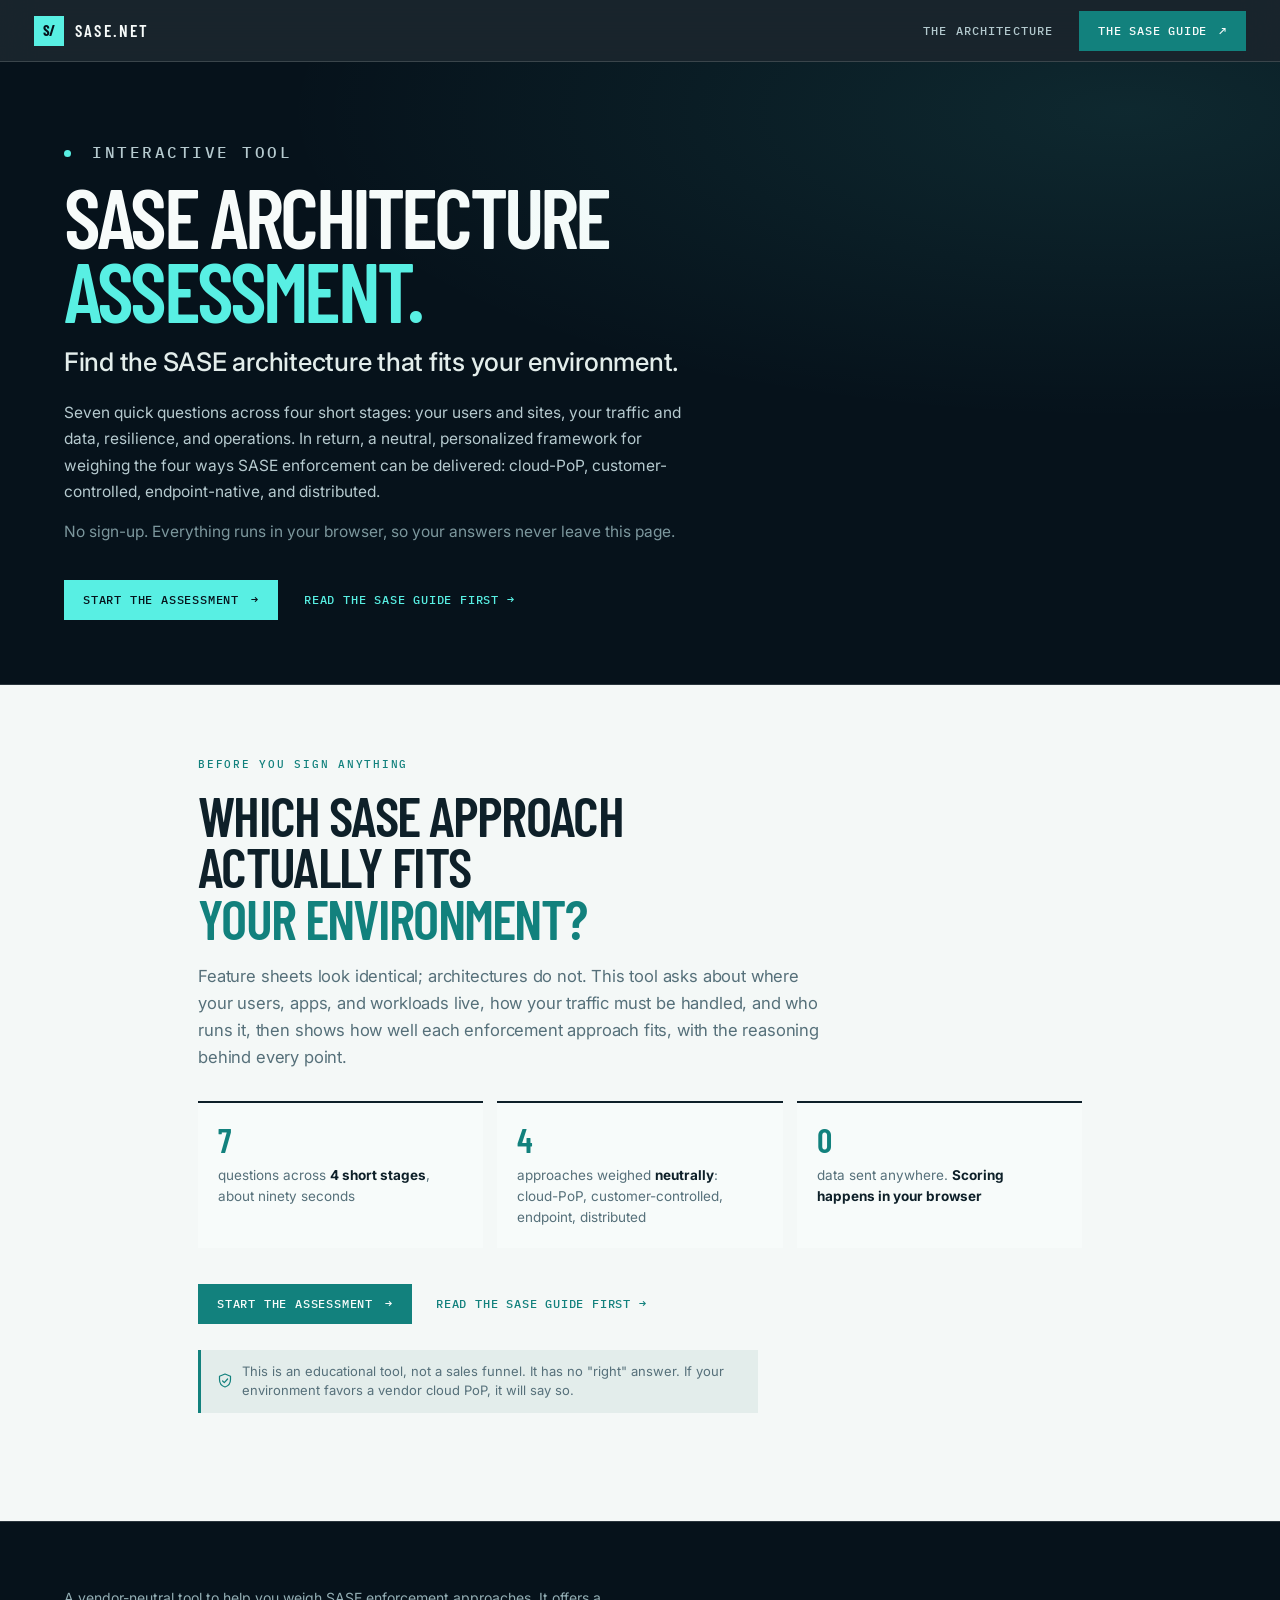
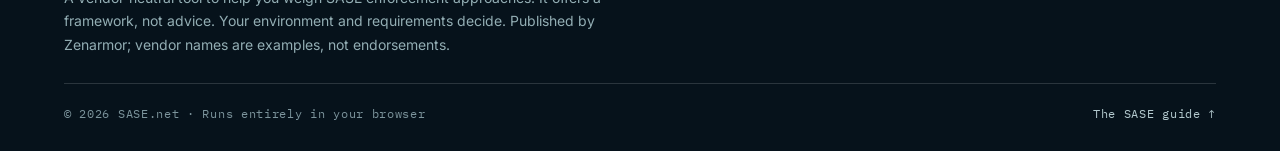
<file: assessment.html>
<!doctype html>
<html lang="en">
<head>
  <meta charset="utf-8">
  <meta name="viewport" content="width=device-width, initial-scale=1">
  <meta name="description" content="An interactive, vendor-neutral SASE architecture assessment. Answer a few questions about your environment and get a personalized framework weighing cloud-PoP, customer-controlled, endpoint-native, and distributed enforcement. Runs entirely in your browser.">
  <meta name="theme-color" content="#06121b">
  <title>SASE Assessment: Which SASE Architecture Fits Your Environment? | SASE.net</title>
  <link rel="preconnect" href="https://fonts.googleapis.com">
  <link rel="preconnect" href="https://fonts.gstatic.com" crossorigin>
  <link rel="stylesheet" href="https://fonts.googleapis.com/css2?family=Barlow+Condensed:ital,wght@0,500;0,600;0,700;1,600&family=IBM+Plex+Mono:wght@400;500&family=Inter:wght@400;500;600&display=swap">
  <style>
    /* ============================================================
       SASE.net · SASE Architecture Assessment
       Reuses the "SASE Explained" design language (tokens, fonts,
       header, treatments) in a stepped questionnaire + results tool.
       Fully client-side: no data leaves the browser.
       ============================================================ */
    :root {
      --navy: #06121b; --navy-2: #0a1e2b; --panel: #0f2a39; --panel-2: #143546;
      --cyan: #58efe3; --blue: #6e9cff; --amber: #ffad66;
      --paper: #f4f8f7; --muted: #e3edeb; --ink: #0e2029;
      --slate: #56707a; --slate-2: #7c949c; --white: #f7fbfa;
      --teal: #12817d;
      --line-dark: rgba(14, 32, 41, .14);
      --line-dark-2: rgba(14, 32, 41, .28);
      --line-light: rgba(247, 251, 250, .15);
      --line-light-2: rgba(247, 251, 250, .32);
      --display: "Barlow Condensed", "Arial Narrow", Arial, sans-serif;
      --body: Inter, -apple-system, "Segoe UI", Arial, sans-serif;
      --mono: "IBM Plex Mono", ui-monospace, "Cascadia Mono", monospace;
      --ease: cubic-bezier(.22, .61, .36, 1);
      --radius: 3px;
      --header-h: 62px;
      --shell: 1520px;
      /* per-approach accent colors (kept within the site palette) */
      --c-dist: var(--teal);
      --c-pop: #3f6f86;
      --c-cust: #7a6bb0;
      --c-endp: #c07b3a;
    }

    *, *::before, *::after { box-sizing: border-box; }
    html { scroll-behavior: smooth; -webkit-text-size-adjust: 100%; }
    body {
      margin: 0; color: var(--ink); background: var(--paper);
      font-family: var(--body); font-size: 16px; line-height: 1.6;
      overflow-x: hidden; -webkit-font-smoothing: antialiased;
    }
    img, svg { max-width: 100%; }
    a { color: inherit; }
    button, input, select { font: inherit; color: inherit; }
    h1, h2, h3, h4, p, blockquote, ul { margin-top: 0; }
    /* even out heading line lengths so no single word is orphaned on the last line */
    h1, h2, h3, h4 { text-wrap: balance; }
    ul { padding-left: 0; list-style: none; }
    ::selection { color: var(--navy); background: var(--cyan); }
    :focus-visible { outline: 2px solid var(--amber); outline-offset: 3px; }
    .sr-only { position: absolute; width: 1px; height: 1px; overflow: hidden; clip: rect(0 0 0 0); clip-path: inset(50%); white-space: nowrap; }
    [hidden] { display: none !important; }

    /* ---------------------------------------------------- header --- */
    .topbar {
      position: sticky; top: 0; z-index: 100; height: var(--header-h);
      display: flex; align-items: center; justify-content: space-between; gap: 20px;
      padding: 0 clamp(18px, 3vw, 34px);
      color: var(--white); background: rgba(6, 18, 27, .92);
      border-bottom: 1px solid var(--line-light);
      backdrop-filter: blur(16px) saturate(140%); -webkit-backdrop-filter: blur(16px) saturate(140%);
    }
    .brand { display: inline-flex; align-items: center; gap: 11px; color: inherit; text-decoration: none; font: 600 17px/1 var(--display); letter-spacing: .13em; }
    .brand-mark { display: grid; place-items: center; width: 30px; height: 30px; color: var(--navy); background: var(--cyan); font: 700 15px/1 var(--display); letter-spacing: -.04em; }
    .topnav { display: flex; align-items: center; gap: clamp(16px, 2vw, 30px); }
    .topnav a:not(.button) { color: #b3c9ce; text-decoration: none; font: 500 11.5px var(--mono); letter-spacing: .1em; text-transform: uppercase; transition: color .2s var(--ease); }
    .topnav a:not(.button):hover { color: var(--cyan); }
    .button {
      display: inline-flex; align-items: center; gap: 12px; min-height: 40px; padding: 0 18px;
      color: var(--navy); background: var(--cyan); border: 1px solid var(--cyan);
      font: 500 11.5px var(--mono); letter-spacing: .07em; text-transform: uppercase; text-decoration: none; cursor: pointer;
      transition: background .2s var(--ease), border-color .2s var(--ease), transform .2s var(--ease), color .2s var(--ease);
    }
    .button:hover { background: var(--white); border-color: var(--white); transform: translateY(-1px); }
    .button span { transition: transform .2s var(--ease); }
    .button:hover span { transform: translateX(3px); }
    .button-teal { color: var(--white); background: var(--teal); border-color: var(--teal); }
    .button-teal:hover { color: var(--navy); background: var(--cyan); border-color: var(--cyan); }
    .button[disabled] { opacity: .4; cursor: not-allowed; transform: none; }
    .button-ghost { background: transparent; color: var(--white); border-color: var(--line-light-2); }
    .button-ghost:hover { background: transparent; color: var(--cyan); border-color: var(--cyan); transform: translateY(-1px); }

    /* ------------------------------------------------------- hero --- */
    .hero { color: var(--white); background: var(--navy); border-bottom: 1px solid var(--line-light); position: relative; overflow: hidden; }
    .hero::after {
      content: ""; position: absolute; inset: 0; pointer-events: none;
      background: radial-gradient(120% 90% at 88% 8%, rgba(88, 239, 227, .10), transparent 55%);
    }
    .hero-inner { position: relative; max-width: var(--shell); margin: 0 auto; padding: clamp(46px, 6vw, 78px) clamp(24px, 5vw, 96px) clamp(40px, 5vw, 66px); }
    .eyebrow { margin: 0 0 22px; color: var(--cyan); font: 500 11.5px var(--mono); letter-spacing: .16em; text-transform: uppercase; }
    .eyebrow .dot { display: inline-block; width: 7px; height: 7px; margin-right: 9px; border-radius: 50%; background: var(--cyan); vertical-align: middle; }
    .hero h1 { max-width: 18ch; margin: 0 0 22px; font: 600 clamp(42px, 6.6vw, 96px)/.88 var(--display); letter-spacing: -.045em; text-transform: uppercase; }
    .hero h1 em { font-style: normal; color: var(--cyan); }
    /* spelled-out keyword / query inside the h1 — full heading weight, plain-language */
    .hero h1 .h1-sub { display: block; margin-top: 18px; color: #e3edeb; font: 500 clamp(18px, 2vw, 26px)/1.25 var(--body); letter-spacing: -.01em; text-transform: none; }
    .hero p { max-width: 62ch; margin: 0 0 14px; color: #b6cacf; font-size: clamp(15.5px, 1.1vw, 18px); line-height: 1.7; }
    .hero p:last-of-type { margin-bottom: 0; color: #7c979d; }
    .hero-actions { display: flex; flex-wrap: wrap; align-items: center; gap: 16px 26px; margin-top: 34px; }
    .hero-actions .tlink { color: var(--cyan); }
    .hero-actions .tlink:hover { color: var(--white); }

    /* ------------------------------------------------- app shell --- */
    .wrap { max-width: 980px; margin: 0 auto; padding: 0 clamp(20px, 5vw, 48px); }

    /* progress rail (sticky under header, only during the quiz) */
    .progress { position: sticky; top: var(--header-h); z-index: 40; background: var(--paper); border-bottom: 1px solid var(--line-dark); }
    .progress-inner { max-width: 980px; margin: 0 auto; padding: 16px clamp(20px, 5vw, 48px) 15px; }
    .progress-top { display: flex; align-items: baseline; justify-content: space-between; gap: 14px; margin-bottom: 12px; }
    .progress-stage { font: 500 11px var(--mono); letter-spacing: .14em; text-transform: uppercase; color: var(--teal); }
    .progress-count { font: 500 11px var(--mono); letter-spacing: .08em; text-transform: uppercase; color: var(--slate); }
    .progress-count b { color: var(--ink); font-weight: 600; }
    /* one segment per stage, 1:1 with the pages */
    .stages { display: grid; grid-auto-flow: column; grid-auto-columns: 1fr; gap: 8px; }
    .stage-pip .bar { height: 6px; background: var(--muted); overflow: hidden; }
    .stage-pip .bar i { display: block; height: 100%; width: 0; background: var(--teal); transition: width .45s var(--ease); }
    .stage-pip.done .bar i { width: 100%; }
    .stage-pip.current .bar i { width: 100%; background: var(--cyan); }
    .stage-pip .lb { display: flex; align-items: center; gap: 6px; margin-top: 9px; font: 500 10.5px var(--mono); letter-spacing: .06em; text-transform: uppercase; color: var(--slate-2); }
    .stage-pip.current .lb { color: var(--ink); }
    .stage-pip.done .lb { color: var(--teal); }
    .stage-pip .tick { width: 13px; height: 13px; display: grid; place-items: center; border: 1px solid currentColor; font-size: 9px; flex: none; }
    .stage-pip.done .tick::before { content: "✓"; }
    .stage-pip.current .tick { background: var(--cyan); border-color: var(--cyan); }
    .stage-pip .lb .txt { overflow: hidden; text-overflow: ellipsis; white-space: nowrap; }
    @media (max-width: 620px) { .stage-pip .lb .txt { display: none; } .stage-pip .lb { justify-content: center; } }

    /* generic screen padding */
    .screen { padding: clamp(40px, 6vw, 72px) 0 clamp(52px, 7vw, 88px); }

    /* intro */
    .intro .kicker, .result-head .kicker { margin: 0 0 18px; color: var(--teal); font: 500 11px var(--mono); letter-spacing: .16em; text-transform: uppercase; }
    .intro h2 { margin: 0 0 20px; max-width: 22ch; font: 600 clamp(30px, 4.6vw, 56px)/.92 var(--display); letter-spacing: -.03em; text-transform: uppercase; }
    .intro h2 em { color: var(--teal); font-style: normal; }
    .intro .lede { max-width: 64ch; margin: 0 0 30px; color: var(--slate); font-size: clamp(16px, 1.3vw, 19px); line-height: 1.62; letter-spacing: -.01em; }
    .facts { display: grid; grid-template-columns: repeat(3, 1fr); gap: 14px; margin: 0 0 36px; }
    .fact { padding: 20px 20px; background: var(--white); border-top: 2px solid var(--ink); }
    .fact .n { font: 600 34px/1 var(--display); color: var(--teal); }
    .fact .t { margin-top: 8px; color: var(--slate); font-size: 13.5px; line-height: 1.55; }
    .fact b { color: var(--ink); }
    .intro-actions { display: flex; flex-wrap: wrap; align-items: center; gap: 14px 24px; }
    .privacy { display: inline-flex; align-items: center; gap: 9px; margin-top: 26px; padding: 12px 16px; background: var(--muted); border-left: 3px solid var(--teal); color: var(--slate); font-size: 13px; line-height: 1.5; max-width: 70ch; }
    .privacy svg { flex: none; }
    .tlink { color: var(--teal); text-decoration: none; font: 500 11.5px var(--mono); letter-spacing: .07em; text-transform: uppercase; }
    .tlink:hover { color: var(--ink); }

    /* stage intro (page header for a section of questions) */
    .stage-intro { margin-bottom: 8px; }
    .stage-eyebrow { margin: 0 0 14px; color: var(--teal); font: 500 11px var(--mono); letter-spacing: .16em; text-transform: uppercase; }
    .stage-title { margin: 0 0 12px; font: 600 clamp(30px, 4.2vw, 52px)/.94 var(--display); letter-spacing: -.03em; text-transform: uppercase; color: var(--ink); }
    .stage-desc { max-width: 62ch; margin: 0; color: var(--slate); font-size: clamp(15px, 1.2vw, 17.5px); line-height: 1.6; }

    /* per-question block within a stage */
    .qblock { margin-top: clamp(34px, 4.5vw, 52px); }
    .qblock:first-child { margin-top: clamp(30px, 4vw, 44px); }
    .q-head { display: flex; align-items: center; gap: 14px; margin-bottom: 10px; }
    .q-num { font: 500 11px var(--mono); letter-spacing: .12em; text-transform: uppercase; color: var(--teal); }
    .q-kind { font: 500 11px var(--mono); letter-spacing: .1em; text-transform: uppercase; color: var(--slate-2); padding-left: 14px; border-left: 1px solid var(--line-dark-2); }
    .q-title { margin: 0 0 7px; font: 600 clamp(21px, 2.4vw, 30px)/1.06 var(--display); letter-spacing: -.015em; text-transform: uppercase; color: var(--ink); }
    .q-help { max-width: 66ch; margin: 0 0 20px; color: var(--slate); font-size: 15px; line-height: 1.6; }

    .opts { display: grid; gap: 12px; margin: 0; }
    .opts.two { grid-template-columns: 1fr 1fr; }
    .opt { position: relative; display: block; cursor: pointer; }
    .opt input { position: absolute; opacity: 0; width: 1px; height: 1px; }
    .opt .box {
      display: flex; align-items: flex-start; gap: 15px; height: 100%;
      padding: 18px 20px; background: var(--white); border: 1px solid var(--line-dark);
      transition: border-color .18s var(--ease), transform .18s var(--ease), box-shadow .18s var(--ease);
    }
    .opt:hover .box { border-color: var(--line-dark-2); transform: translateY(-2px); box-shadow: 0 12px 30px rgba(14, 32, 41, .06); }
    .opt input:focus-visible + .box { outline: 2px solid var(--amber); outline-offset: 3px; }
    .opt .mk { flex: none; width: 20px; height: 20px; margin-top: 1px; border: 1px solid var(--line-dark-2); display: grid; place-items: center; background: var(--paper); transition: background .18s var(--ease), border-color .18s var(--ease); }
    .opt.radio .mk { border-radius: 50%; }
    .opt .mk::after { content: ""; width: 10px; height: 10px; background: var(--white); opacity: 0; transition: opacity .15s var(--ease); }
    .opt.radio .mk::after { border-radius: 50%; }
    .opt.check .mk::after { content: "✓"; width: auto; height: auto; color: var(--white); font-size: 12px; line-height: 1; background: none; }
    .opt .ol { }
    .opt .ol b { display: block; font-size: 15.5px; font-weight: 600; color: var(--ink); line-height: 1.35; }
    .opt .ol span { display: block; margin-top: 4px; color: var(--slate); font-size: 13.5px; line-height: 1.5; }
    .opt input:checked + .box { border-color: var(--teal); box-shadow: inset 3px 0 0 var(--teal); }
    .opt input:checked + .box .mk { background: var(--teal); border-color: var(--teal); }
    .opt input:checked + .box .mk::after { opacity: 1; }

    /* nav buttons */
    .qnav { display: flex; align-items: center; justify-content: space-between; gap: 14px; margin-top: 32px; }
    .btn-back { display: inline-flex; align-items: center; gap: 10px; min-height: 44px; padding: 0 18px; background: transparent; color: var(--ink); border: 1px solid var(--line-dark-2); font: 500 11px var(--mono); letter-spacing: .08em; text-transform: uppercase; cursor: pointer; transition: background .2s var(--ease), color .2s var(--ease), border-color .2s var(--ease); }
    .btn-back:hover { background: var(--ink); color: var(--white); border-color: var(--ink); }
    .btn-back[disabled] { opacity: .35; cursor: not-allowed; }
    .btn-next { display: inline-flex; align-items: center; gap: 12px; min-height: 44px; padding: 0 24px; color: var(--white); background: var(--teal); border: 1px solid var(--teal); font: 500 11px var(--mono); letter-spacing: .08em; text-transform: uppercase; cursor: pointer; transition: background .2s var(--ease), color .2s var(--ease), border-color .2s var(--ease), transform .2s var(--ease); }
    .btn-next:hover { background: var(--cyan); color: var(--navy); border-color: var(--cyan); transform: translateY(-1px); }
    .btn-next[disabled] { opacity: .4; cursor: not-allowed; transform: none; background: var(--slate); border-color: var(--slate); }
    .btn-next span { transition: transform .2s var(--ease); }
    .btn-next:not([disabled]):hover span { transform: translateX(3px); }
    .hint { text-align: center; margin: 14px 0 0; color: var(--slate-2); font: 500 10.5px var(--mono); letter-spacing: .06em; text-transform: uppercase; }

    /* ------------------------------------------------- results --- */
    .result-head h2 { margin: 0 0 16px; max-width: 20ch; font: 600 clamp(30px, 4.4vw, 54px)/.92 var(--display); letter-spacing: -.03em; text-transform: uppercase; }
    .result-head h2 em { color: var(--teal); font-style: normal; }
    .verdict { padding: 30px clamp(22px, 3vw, 36px); color: var(--white); background: var(--ink); border-top: 3px solid var(--teal); margin: 6px 0 34px; }
    .verdict .lead-label { font: 500 11px var(--mono); letter-spacing: .14em; text-transform: uppercase; color: var(--cyan); }
    .verdict h3 { margin: 10px 0 14px; font: 600 clamp(26px, 3.4vw, 42px)/.98 var(--display); text-transform: uppercase; letter-spacing: -.02em; }
    .verdict p { margin: 0; max-width: 74ch; color: #cdd9dd; font-size: 15.5px; line-height: 1.7; }
    .verdict p + p { margin-top: 12px; }
    .verdict .close { display: block; margin-top: 18px; padding-top: 16px; border-top: 1px solid var(--line-light); max-width: 74ch; font: 400 15px/1.62 var(--body); color: #aebfc4; }
    .verdict .close b { color: var(--white); font-weight: 600; }

    .bars-label { margin: 0 0 6px; font: 500 11px var(--mono); letter-spacing: .14em; text-transform: uppercase; color: var(--teal); }
    .bars-sub { margin: 0 0 22px; max-width: 68ch; color: var(--slate); font-size: 14.5px; line-height: 1.6; }
    .bars { display: grid; gap: 16px; margin: 0 0 40px; }
    .bar-row { }
    .bar-top { display: flex; align-items: baseline; justify-content: space-between; gap: 12px; margin-bottom: 7px; }
    .bar-name { font: 600 clamp(16px, 1.6vw, 20px)/1 var(--display); text-transform: uppercase; letter-spacing: .01em; color: var(--ink); }
    .bar-name .rank { display: inline-grid; place-items: center; width: 19px; height: 19px; margin-right: 10px; font: 500 10px var(--mono); color: var(--slate); border: 1px solid var(--line-dark-2); vertical-align: middle; }
    .bar-row.lead .bar-name .rank { color: var(--white); background: var(--teal); border-color: var(--teal); }
    .bar-pct { font: 500 12px var(--mono); letter-spacing: .04em; color: var(--slate); }
    .bar-row.lead .bar-pct { color: var(--teal); font-weight: 600; }
    .track { height: 16px; background: var(--muted); overflow: hidden; }
    .track i { display: block; height: 100%; width: 0; background: var(--fill-c, var(--slate)); transition: width .9s var(--ease); }
    .bar-row.lead .track { box-shadow: inset 0 0 0 1px rgba(18,129,125,.4); }
    .bar-desc { margin: 8px 0 0; color: var(--slate); font-size: 13px; line-height: 1.55; max-width: 74ch; }
    .bar-row.lead .bar-desc { color: #33454f; }

    /* result positioning map (2-D: where enforcement runs x who operates it) */
    .spectrum { margin: 0 0 42px; }
    .spec-label { margin: 0 0 6px; font: 500 11px var(--mono); letter-spacing: .14em; text-transform: uppercase; color: var(--teal); }
    .spec-sub { margin: 0 0 26px; max-width: 74ch; color: var(--slate); font-size: 14.5px; line-height: 1.6; }
    .spec-sub strong { color: var(--ink); font-weight: 650; }
    .map-row { display: flex; flex-wrap: wrap; gap: 22px 30px; align-items: center; }
    .map { flex: 1 1 360px; max-width: 540px; }
    .map-legend { flex: 1 1 190px; max-width: 250px; display: flex; flex-direction: column; gap: 20px; }
    .legend-item { display: flex; gap: 12px; }
    .legend-swatch { flex: none; width: 30px; height: 30px; margin-top: 2px; border: 1px solid rgba(18, 129, 125, .45); background: radial-gradient(140% 140% at 100% 100%, rgba(18, 129, 125, .5) 0%, rgba(18, 129, 125, .06) 72%); }
    .legend-dot { flex: none; width: 16px; height: 16px; margin: 7px; border-radius: 50%; background: var(--cyan); border: 3px solid var(--teal); box-shadow: 0 2px 6px rgba(14, 32, 41, .25); }
    .legend-text b { display: block; margin-bottom: 4px; font: 600 12.5px var(--display); letter-spacing: .03em; text-transform: uppercase; color: var(--ink); }
    .legend-text p { margin: 0; font-size: 12.5px; line-height: 1.5; color: var(--slate); }
    .map-grid { display: grid; grid-template-columns: 68px minmax(0, 1fr) 68px; grid-template-rows: auto minmax(0, 1fr) auto; column-gap: 8px; row-gap: 10px; align-items: center; justify-items: center; }
    .map-pole { text-align: center; font: 500 9px var(--mono); letter-spacing: .06em; text-transform: uppercase; color: var(--slate); line-height: 1.4; }
    .map-pole b, .map-pole { }
    .map-top { grid-column: 2; grid-row: 1; }
    .map-bottom { grid-column: 2; grid-row: 3; }
    .map-left { grid-column: 1; grid-row: 2; }
    .map-right { grid-column: 3; grid-row: 2; }
    .map-top, .map-bottom { font: 600 12.5px var(--display); letter-spacing: .04em; text-transform: uppercase; color: var(--ink); }
    .map-top span, .map-bottom span { display: inline; margin-left: 6px; font: 500 9px var(--mono); letter-spacing: .05em; color: var(--slate); }
    .map-left b, .map-right b { display: block; font: 600 12.5px var(--display); letter-spacing: .03em; text-transform: uppercase; color: var(--ink); }
    .map-left span, .map-right span { display: block; margin-top: 2px; font: 500 8.5px var(--mono); letter-spacing: .04em; text-transform: uppercase; color: var(--slate); }
    /* the plot */
    .map-plot { grid-column: 2; grid-row: 2; position: relative; width: 100%; aspect-ratio: 1 / 0.84; background: var(--white); border: 1px solid var(--line-dark-2); }
    .map-cross-v { position: absolute; left: 50%; top: 0; bottom: 0; width: 1px; background: var(--line-dark); }
    .map-cross-h { position: absolute; top: 50%; left: 0; right: 0; height: 1px; background: var(--line-dark); }
    /* sovereignty band: bottom half, deepening green toward the bottom-right
       corner (distributed + fully customer-operated = most control). */
    .map-sov { position: absolute; left: 0; right: 0; bottom: 0; height: 50%; background: radial-gradient(150% 150% at 100% 100%, rgba(18, 129, 125, .34) 0%, rgba(18, 129, 125, .12) 45%, rgba(18, 129, 125, .03) 78%); border-top: 1px dashed rgba(18, 129, 125, .4); }
    .map-q { position: absolute; font: 600 10px var(--display); letter-spacing: .03em; text-transform: uppercase; color: var(--slate-2); line-height: 1.15; max-width: 46%; }
    .map-q.tl { top: 9px; left: 10px; }
    .map-q.tr { top: 9px; right: 10px; text-align: right; }
    .map-q.bl { bottom: 9px; left: 10px; }
    .map-q.br { bottom: 9px; right: 10px; text-align: right; }
    /* the your-result region */
    .map-you { position: absolute; transform: translate(-50%, -50%); z-index: 5; }
    .map-you .halo { position: absolute; left: 50%; top: 50%; transform: translate(-50%, -50%); width: 118px; height: 118px; border-radius: 50%; background: radial-gradient(circle, rgba(88, 239, 227, .55), rgba(88, 239, 227, 0) 68%); pointer-events: none; }
    .map-you .pt { position: relative; display: block; width: 16px; height: 16px; border-radius: 50%; background: var(--cyan); border: 3px solid var(--teal); box-shadow: 0 2px 8px rgba(14, 32, 41, .25); }
    .map-you .tag { position: absolute; left: 50%; top: calc(50% + 16px); transform: translateX(-50%); white-space: nowrap; padding: 4px 10px; background: var(--ink); color: var(--white); font: 500 10px var(--mono); letter-spacing: .07em; text-transform: uppercase; }
    .map-you.high .tag { top: auto; bottom: calc(50% + 16px); }
    .map-caption { margin: 20px 0 0; max-width: 72ch; color: #33454f; font-size: 15px; line-height: 1.6; }
    .map-caption b { color: var(--teal); }
    .spec-note { margin: 14px 0 0; padding-left: 16px; border-left: 2px solid var(--line-dark-2); max-width: 82ch; color: var(--slate); font-size: 13px; line-height: 1.62; }
    @media (max-width: 560px) {
      .map-grid { grid-template-columns: 52px minmax(0, 1fr) 52px; }
      .map-you .halo { width: 92px; height: 92px; }
    }

    /* factor breakdown */
    .factors { margin: 8px 0 40px; }
    .factors h3 { margin: 0 0 6px; font: 600 clamp(21px, 2.2vw, 30px)/1 var(--display); text-transform: uppercase; letter-spacing: -.015em; }
    .factors .sub { margin: 0 0 22px; max-width: 66ch; color: var(--slate); font-size: 14.5px; line-height: 1.6; }
    .factor { padding: 18px 0; border-bottom: 1px solid var(--line-dark); display: grid; grid-template-columns: 210px 1fr; gap: 8px 28px; align-items: start; }
    .factor:first-of-type { border-top: 1px solid var(--line-dark); }
    .factor .fq { font: 600 14px var(--display); letter-spacing: .02em; text-transform: uppercase; color: var(--ink); line-height: 1.3; }
    .factor .fa { color: var(--slate); font-size: 14px; line-height: 1.6; }
    .factor .fa .ans { color: var(--ink); font-weight: 600; }
    .factor .tags { display: flex; flex-wrap: wrap; gap: 6px; margin-top: 9px; }
    .tag-a { font: 500 10px var(--mono); letter-spacing: .06em; text-transform: uppercase; padding: 3px 9px; border: 1px solid; background: var(--white); }
    .tag-a.dist { color: var(--c-dist); border-color: rgba(18,129,125,.4); }
    .tag-a.pop { color: var(--c-pop); border-color: rgba(63,111,134,.4); }
    .tag-a.cust { color: var(--c-cust); border-color: rgba(122,107,176,.45); }
    .tag-a.endp { color: var(--c-endp); border-color: rgba(192,123,58,.45); }
    /* the strongest lean per answer is filled, so the main direction reads at a glance */
    .tag-a.lead { color: var(--white); font-weight: 600; }
    .tag-a.dist.lead { background: var(--c-dist); border-color: var(--c-dist); }
    .tag-a.pop.lead  { background: var(--c-pop);  border-color: var(--c-pop); }
    .tag-a.cust.lead { background: var(--c-cust); border-color: var(--c-cust); }
    .tag-a.endp.lead { background: var(--c-endp); border-color: var(--c-endp); }

    /* vendor disclosure box */
    .vendor { margin: 4px 0 36px; padding: 26px clamp(22px, 3vw, 34px); background: var(--muted); border: 1px solid var(--line-dark); border-left: 3px solid var(--teal); }
    .vendor .disc { font: 500 10.5px var(--mono); letter-spacing: .12em; text-transform: uppercase; color: var(--slate); }
    .vendor h3 { margin: 10px 0 10px; font: 600 clamp(20px, 2.1vw, 27px)/1.02 var(--display); text-transform: uppercase; letter-spacing: -.01em; }
    .vendor p { margin: 0 0 18px; max-width: 74ch; color: var(--slate); font-size: 14.5px; line-height: 1.66; }
    .vendor .button { color: var(--white); background: var(--teal); border-color: var(--teal); }
    .vendor .button:hover { color: var(--navy); background: var(--cyan); border-color: var(--cyan); }

    .result-actions { display: flex; flex-wrap: wrap; align-items: center; gap: 14px 24px; padding-top: 8px; }
    .btn-line { display: inline-flex; align-items: center; gap: 10px; min-height: 44px; padding: 0 20px; background: transparent; color: var(--ink); border: 1px solid var(--line-dark-2); font: 500 11px var(--mono); letter-spacing: .08em; text-transform: uppercase; cursor: pointer; text-decoration: none; transition: background .2s var(--ease), color .2s var(--ease), border-color .2s var(--ease); }
    .btn-line:hover { background: var(--ink); color: var(--white); border-color: var(--ink); }

    /* footer */
    .site-footer { color: var(--white); background: var(--navy); border-top: 1px solid var(--line-light); margin-top: 20px; }
    .footer-inner { max-width: var(--shell); margin: 0 auto; padding: clamp(40px, 5vw, 64px) clamp(24px, 5vw, 84px) 30px; }
    .footer-inner .note { max-width: 64ch; margin: 0 0 26px; color: #93aeb4; font-size: 14px; line-height: 1.7; }
    .footer-base { display: flex; flex-wrap: wrap; justify-content: space-between; gap: 12px; padding-top: 22px; border-top: 1px solid var(--line-light); color: var(--slate-2); font: 400 11.5px var(--mono); letter-spacing: .06em; }
    .footer-base a { color: #b3c9ce; text-decoration: none; }
    .footer-base a:hover { color: var(--cyan); }

    /* animation entrance */
    .anim-in { animation: fade .4s var(--ease) both; }
    @keyframes fade { from { opacity: 0; transform: translateY(10px); } to { opacity: 1; transform: none; } }

    /* ------------------------------------------------ responsive --- */
    @media (max-width: 720px) {
      .topnav .hide-sm { display: none; }
      .opts.two { grid-template-columns: 1fr; }
      .facts { grid-template-columns: 1fr; }
      .factor { grid-template-columns: 1fr; gap: 4px; }
      .verdict { padding: 24px 20px; }
    }
    @media (prefers-reduced-motion: reduce) {
      html { scroll-behavior: auto; }
      *, *::before, *::after { transition-duration: .01ms !important; animation-duration: .01ms !important; animation-iteration-count: 1 !important; }
    }
  </style>
</head>
<body>

  <!-- ============================================================ HEADER -->
  <header class="topbar">
    <a class="brand" href="index.html"><span class="brand-mark">S/</span>SASE.NET</a>
    <nav class="topnav" aria-label="Primary">
      <a class="hide-sm" href="index.html#architecture">The architecture</a>
      <a class="button button-teal" href="index.html">The SASE guide <span aria-hidden="true">↗</span></a>
    </nav>
  </header>

  <!-- ============================================================ HERO -->
  <section class="hero" id="hero">
    <div class="hero-inner">
      <p class="eyebrow"><span class="dot" aria-hidden="true"></span> Interactive tool</p>
      <h1>SASE architecture <em>assessment.</em><span class="h1-sub">Find the SASE architecture that fits your environment.</span></h1>
      <p>Seven quick questions across four short stages: your users and sites, your traffic and data, resilience, and operations. In return, a neutral, personalized framework for weighing the four ways SASE enforcement can be delivered: cloud-PoP, customer-controlled, endpoint-native, and distributed.</p>
      <p>No sign-up. Everything runs in your browser, so your answers never leave this page.</p>
      <div class="hero-actions">
        <button class="button js-start" type="button">Start the assessment <span aria-hidden="true">→</span></button>
        <a class="tlink" href="index.html">Read the SASE guide first →</a>
      </div>
    </div>
  </section>

  <!-- ============================================================ PROGRESS RAIL (quiz only) -->
  <div class="progress" id="progress" hidden aria-hidden="true">
    <div class="progress-inner">
      <div class="progress-top">
        <span class="progress-stage" id="stageName">Stage 1 of 4 · Environment</span>
        <span class="progress-count"><b id="qPct">0</b>% complete</span>
      </div>
      <div class="stages" id="stages" aria-hidden="true"></div>
    </div>
  </div>

  <!-- ============================================================ APP -->
  <main class="wrap">

    <!-- INTRO SCREEN -->
    <section class="screen intro" id="scr-intro">
      <p class="kicker">Before you sign anything</p>
      <h2>Which SASE approach actually fits <em>your environment?</em></h2>
      <p class="lede">Feature sheets look identical; architectures do not. This tool asks about where your users, apps, and workloads live, how your traffic must be handled, and who runs it, then shows how well each enforcement approach fits, with the reasoning behind every point.</p>
      <div class="facts">
        <div class="fact"><div class="n">7</div><div class="t">questions across <b>4 short stages</b>, about ninety seconds</div></div>
        <div class="fact"><div class="n">4</div><div class="t">approaches weighed <b>neutrally</b>: cloud-PoP, customer-controlled, endpoint, distributed</div></div>
        <div class="fact"><div class="n">0</div><div class="t">data sent anywhere. <b>Scoring happens in your browser</b></div></div>
      </div>
      <div class="intro-actions">
        <button class="button button-teal js-start" id="startBtn" type="button">Start the assessment <span aria-hidden="true">→</span></button>
        <a class="tlink" href="index.html">Read the SASE guide first →</a>
      </div>
      <div class="privacy">
        <svg width="16" height="16" viewBox="0 0 16 16" fill="none" aria-hidden="true"><path d="M8 1l5.5 2.2v3.3c0 3.4-2.3 6.5-5.5 7.5-3.2-1-5.5-4.1-5.5-7.5V3.2L8 1z" stroke="#12817d" stroke-width="1.2" stroke-linejoin="round"/><path d="M5.6 8l1.7 1.7L10.6 6" stroke="#12817d" stroke-width="1.2" stroke-linecap="round" stroke-linejoin="round"/></svg>
        <span>This is an educational tool, not a sales funnel. It has no "right" answer. If your environment favors a vendor cloud PoP, it will say so.</span>
      </div>
    </section>

    <!-- STAGE SCREEN (rendered by JS, one stage's questions per page) -->
    <section class="screen" id="scr-quiz" hidden>
      <div class="stage-intro">
        <p class="stage-eyebrow" id="stageEyebrow">Stage 1 of 4</p>
        <h2 class="stage-title" id="stageTitle"></h2>
        <p class="stage-desc" id="stageDesc"></p>
      </div>
      <div id="questions"></div>
      <div class="qnav">
        <button class="btn-back" id="backBtn" type="button">← Back</button>
        <button class="btn-next" id="nextBtn" type="button" disabled>Next <span aria-hidden="true">→</span></button>
      </div>
      <p class="hint" id="hint"></p>
    </section>

    <!-- RESULTS SCREEN (rendered by JS) -->
    <section class="screen" id="scr-result" hidden>
      <div class="result-head">
        <p class="kicker">Your result</p>
        <h2 id="resultTitle">Your SASE fit <em>framework.</em></h2>
      </div>

      <div class="verdict" id="verdict"></div>

      <div class="spectrum" id="spectrum">
        <p class="spec-label">Where your answers point</p>
        <p class="spec-sub">SASE architectures differ on two things. First, <em>where</em> enforcement runs: in a vendor's central cloud, or locally across your users, sites, and workloads. Second, <em>who</em> operates it: the vendor, or you. Together they set how much <strong>sovereignty</strong> you keep, meaning control over where your traffic, logs, and keys are handled.</p>
        <div class="map-row">
          <div class="map">
            <div class="map-grid">
              <div class="map-pole map-top">Vendor-operated <span>cloud-delivered</span></div>
              <div class="map-pole map-left"><b>Central</b><span>one cloud</span></div>
              <div class="map-plot" id="mapPlot">
                <div class="map-cross-v" aria-hidden="true"></div>
                <div class="map-cross-h" aria-hidden="true"></div>
                <div class="map-sov" aria-hidden="true"></div>
                <span class="map-q tl">Centralized<br>vendor cloud</span>
                <span class="map-q tr">Vendor-run<br>distributed edge</span>
                <span class="map-q bl">Self-hosted<br>central gateway</span>
                <span class="map-q br">Distributed,<br>self-managed</span>
                <!-- your-result region injected here -->
              </div>
              <div class="map-pole map-right"><b>Distributed</b><span>local edges</span></div>
              <div class="map-pole map-bottom">Customer-operated <span>self-hosted / on-prem</span></div>
            </div>
          </div>
          <aside class="map-legend">
            <div class="legend-item">
              <span class="legend-swatch" aria-hidden="true"></span>
              <div class="legend-text">
                <b>Sovereignty-friendly</b>
                <p>The lower a result sits, the more of your traffic, logs, and keys stay under your control. It is strongest in the bottom right, where enforcement is distributed and run by you.</p>
              </div>
            </div>
            <div class="legend-item">
              <span class="legend-dot" aria-hidden="true"></span>
              <div class="legend-text">
                <b>Your result</b>
                <p>The highlighted area shows the kind of architecture your answers point to.</p>
              </div>
            </div>
          </aside>
        </div>
        <p class="map-caption" id="mapCaption">Your answers point to this area: the <b>kind</b> of architecture that fits, rather than a specific product.</p>
        <p class="spec-note">This is a positioning map, not a ranking or a product match. No corner is "better" than another, and most real environments are a blend. Treat the highlighted area as a starting point. Vendors are left off on purpose, because where a platform can sit is often configurable and its default is rarely its only option.</p>
      </div>

      <p class="bars-label">Fit across the four approaches</p>
      <p class="bars-sub">Each approach is scored on how well it matches the environment you described, then ranked. These are aids to a decision, not a verdict. Many organizations run a hybrid.</p>
      <div class="bars" id="bars"></div>

      <div class="factors">
        <h3>How your answers shaped this</h3>
        <p class="sub">Every answer nudges the scores. Here is what each one contributed, so nothing is a black box.</p>
        <div id="factors"></div>
      </div>

      <div class="vendor" id="vendor">
        <span class="disc">Vendor example · disclosed</span>
        <h3 id="vendorTitle">See a distributed SASE architecture in practice</h3>
        <p id="vendorBody">SASE.net is published by Zenarmor, a provider of distributed SASE. If you want to see how one platform places enforcement across endpoints, gateways, cloud, containers, and compatible ISP/CPE devices under one central policy, this is a concrete example, shown for illustration and not as an endorsement.</p>
        <a class="button" href="https://www.zenarmor.com/innovation" target="_blank" rel="noopener" id="vendorLink">See how Zenarmor implements distributed SASE <span aria-hidden="true">↗</span></a>
      </div>

      <div class="result-actions">
        <a class="btn-line" href="checklist.html">Get the vendor-evaluation checklist →</a>
        <a class="btn-line" href="index.html">← Back to the SASE guide</a>
        <button class="btn-line" id="retakeBtn" type="button">Retake the assessment ↻</button>
      </div>
    </section>

  </main>

  <!-- ============================================================ FOOTER -->
  <footer class="site-footer">
    <div class="footer-inner">
      <p class="note">A vendor-neutral tool to help you weigh SASE enforcement approaches. It offers a framework, not advice. Your environment and requirements decide. Published by Zenarmor; vendor names are examples, not endorsements.</p>
      <div class="footer-base">
        <span>© <span data-year>2026</span> SASE.net · Runs entirely in your browser</span>
        <a href="index.html">The SASE guide ↑</a>
      </div>
    </div>
  </footer>

  <script>
  (function () {
    "use strict";
    document.querySelectorAll('[data-year]').forEach(function (el) { el.textContent = new Date().getFullYear(); });

    /* ---- approach metadata -------------------------------------------- */
    var APPROACHES = {
      pop:  { key: "pop",  name: "Vendor cloud PoP", cls: "pop",  color: "var(--c-pop)",
              desc: "Centralized enforcement in the vendor's cloud points of presence, where the vendor runs the infrastructure and inspects your traffic." },
      cust: { key: "cust", name: "Customer-controlled", cls: "cust", color: "var(--c-cust)",
              desc: "Enforcement inside infrastructure you control, such as your own cloud, VPCs, containers, or a dedicated hosted gateway, keeping inspection where you choose." },
      endp: { key: "endp", name: "Endpoint-native", cls: "endp", color: "var(--c-endp)",
              desc: "Enforcement on the device itself, so protection follows each user across home, mobile, and public networks without a detour." },
      dist: { key: "dist", name: "Distributed", cls: "dist", color: "var(--c-dist)",
              desc: "Enforcement placed across endpoints, gateways, branches, cloud, containers, and CPE at once, governed by one central policy and console." }
    };
    var ORDER = ["pop", "cust", "endp", "dist"];

    /* 2-D positioning map. x: 0 = central vendor cloud → 100 = local/distributed.
       y: 0 = vendor-operated (cloud, top) → 100 = customer-operated (self-hosted,
       bottom). Each approach anchors at an (x, y); the reader's result is a
       cubed-fit-weighted blend of these, a REGION, not a product match.      */
    var APPROACH_XY = {
      pop:  { x: 12, y: 16 },   // central + vendor-run  (top-left)
      cust: { x: 46, y: 82 },   // control-first         (bottom-center)
      endp: { x: 82, y: 56 },   // local, on the device  (right, mid)
      dist: { x: 80, y: 80 }    // distributed + self-managed (bottom-right)
    };

    /* ---- stages (one page each) --------------------------------------- */
    var STAGES = [
      { name: "Environment", title: "Your environment",
        desc: "Where your users, apps, and workloads live. This is the biggest driver of which enforcement approach fits." },
      { name: "Traffic & data", title: "Traffic & data",
        desc: "How your traffic must be handled, and how much control you need over where it is inspected and stored." },
      { name: "Resilience & stack", title: "Resilience & existing stack",
        desc: "What has to keep working, and what you already run that could carry enforcement." },
      { name: "Operations", title: "Operations",
        desc: "Who will run it day to day. Last one." }
    ];

    /* ---- questions ---------------------------------------------------- */
    /* Each option carries a score vector {pop,cust,endp,dist} and a `why`.
       Scoring is normalized against each approach's own maximum, so an
       approach is never penalized for appearing in fewer options.        */
    var QUESTIONS = [
      { id: "locations", stage: 0, type: "single",
        short: "Where things live",
        title: "Where do your users, apps, and workloads mostly live?",
        help: "The shape of your environment is the single biggest driver of which enforcement approach fits.",
        options: [
          { label: "One main site", desc: "Most people and systems sit at a single office or data center.",
            why: "A single location concentrates traffic, so centralized inspection is efficient and easy to run.",
            s: { pop: 3, cust: 2, endp: 0, dist: 0 } },
          { label: "Headquarters plus a few branches", desc: "A central site with several smaller offices.",
            why: "Multiple sites reward enforcement placed at each edge while policy stays central.",
            s: { pop: 2, cust: 1, endp: 1, dist: 3 } },
          { label: "Highly distributed", desc: "Many sites, remote staff, and workloads spread across clouds.",
            why: "When traffic originates everywhere, one central chokepoint adds detours; enforcement spread across points fits better.",
            s: { pop: 1, cust: 1, endp: 2, dist: 3 } },
          { label: "Mostly remote / roaming", desc: "A workforce that connects from anywhere, few fixed sites.",
            why: "Roaming users are best protected where they are, on the device or via a nearby cloud PoP.",
            s: { pop: 2, cust: 0, endp: 3, dist: 2 } }
        ] },

      { id: "inventory", stage: 0, type: "multi",
        short: "What's in play",
        title: "Which of these are part of your environment?",
        help: "Select every one that applies. Different asset types are protected best in different places.",
        options: [
          { label: "Branch offices", desc: "Physical sites with their own local network.",
            why: "Branches favor enforcement on a local gateway rather than backhauling all traffic.",
            s: { pop: 1, cust: 1, endp: 0, dist: 3 } },
          { label: "Remote employees or contractors", desc: "People working outside a managed office.",
            why: "Remote and third-party users are covered well by endpoint enforcement or a vendor tunnel.",
            s: { pop: 2, cust: 0, endp: 3, dist: 2 } },
          { label: "Cloud workloads / VPCs", desc: "Applications running in public or private cloud.",
            why: "Inspecting inside your own cloud keeps workload traffic close to the workload.",
            s: { pop: 1, cust: 3, endp: 0, dist: 2 } },
          { label: "Containers", desc: "Kubernetes or other containerized services.",
            why: "Container-native enforcement lives alongside the workload you control.",
            s: { pop: 0, cust: 3, endp: 0, dist: 2 } },
          { label: "ISP / CPE devices", desc: "Provider-managed customer-edge equipment.",
            why: "Compatible ISP/CPE devices can carry enforcement at the customer edge, a distributed pattern.",
            s: { pop: 0, cust: 1, endp: 0, dist: 3 } },
          { label: "IoT, OT, or legacy devices", desc: "Systems that cannot run a security agent.",
            why: "Agentless devices must be protected at a network edge, not on the endpoint.",
            s: { pop: 1, cust: 1, endp: 0, dist: 3 } }
        ] },

      { id: "datacontrol", stage: 1, type: "single",
        short: "Data control",
        title: "How much control do you need over where traffic is inspected and stored?",
        help: "This combines two things vendors treat separately: whether your traffic can be inspected on a third party's infrastructure, and any privacy, residency, or sovereignty rules on where data, logs, and keys are handled.",
        options: [
          { label: "Little; vendor infrastructure is fine", desc: "We're comfortable with traffic inspected in a vendor's cloud, and have no strict residency rules.",
            why: "Comfort with vendor-cloud inspection and no residency limits makes a cloud PoP the simplest path.",
            s: { pop: 3, cust: 0, endp: 1, dist: 1 } },
          { label: "Some; keep sensitive traffic closer", desc: "General traffic can use vendor infrastructure, but sensitive flows or certain regions should stay closer to home.",
            why: "A mixed need favors placing enforcement selectively rather than routing everything through one cloud.",
            s: { pop: 1, cust: 2, endp: 1, dist: 3 } },
          { label: "Strict; inspection and data stay under our control", desc: "Regulatory, sovereignty, or residency rules require inspection, logs, and keys to stay on infrastructure and in jurisdictions we choose.",
            why: "Strict sovereignty needs inspection, logs, and keys kept where you choose, which is hard to guarantee in a shared vendor cloud.",
            s: { pop: 0, cust: 3, endp: 1, dist: 3 } }
        ] },

      { id: "latency", stage: 1, type: "single",
        short: "Latency sensitivity",
        title: "How sensitive is your traffic to added latency?",
        help: "Routing through a distant or congested PoP adds hops. Local inline inspection avoids the detour.",
        options: [
          { label: "Not very", desc: "A little added delay is acceptable for our applications.",
            why: "Latency tolerance removes the main penalty of routing through a central PoP.",
            s: { pop: 3, cust: 1, endp: 1, dist: 1 } },
          { label: "Somewhat", desc: "Noticeable delay would affect some users or apps.",
            why: "Moderate sensitivity favors inspecting closer to the source than a mandatory PoP hop.",
            s: { pop: 1, cust: 1, endp: 2, dist: 3 } },
          { label: "Very", desc: "Real-time or high-volume traffic where every millisecond counts.",
            why: "Latency-critical traffic benefits most from enforcement at or near its source.",
            s: { pop: 0, cust: 2, endp: 3, dist: 3 } }
        ] },

      { id: "resilience", stage: 2, type: "single",
        short: "Offline resilience",
        title: "Must protection keep working if a cloud service is unreachable?",
        help: "Some designs phone home for every decision; others let each edge keep enforcing from a local copy of policy.",
        options: [
          { label: "Not critical", desc: "A brief dependency on a cloud control plane is acceptable.",
            why: "If short cloud dependencies are tolerable, a vendor-run cloud model is unproblematic.",
            s: { pop: 3, cust: 1, endp: 1, dist: 1 } },
          { label: "Strongly preferred", desc: "We'd rather protection degrade gracefully than fail.",
            why: "Wanting graceful degradation favors enforcement that holds policy locally.",
            s: { pop: 1, cust: 2, endp: 2, dist: 3 } },
          { label: "Yes; it must keep enforcing offline", desc: "Enforcement cannot stop when a link or service drops.",
            why: "Continuous offline enforcement needs each edge to hold its own policy, a distributed design that keeps working locally.",
            s: { pop: 0, cust: 2, endp: 2, dist: 3 } }
        ] },

      { id: "existing", stage: 2, type: "multi",
        short: "Existing stack",
        title: "What security infrastructure do you already run?",
        help: "Select all that apply. Reusing what you own can avoid a rip-and-replace migration.",
        options: [
          { label: "Firewalls / gateways at sites", desc: "Appliances or virtual gateways already deployed.",
            why: "Existing gateways can host enforcement, favoring distributed and self-controlled placement.",
            s: { pop: 0, cust: 2, endp: 0, dist: 3 } },
          { label: "ISP / CPE devices", desc: "Provider-managed edge devices in place.",
            why: "Compatible CPE can deliver enforcement at the customer edge without new hardware.",
            s: { pop: 0, cust: 1, endp: 0, dist: 3 } },
          { label: "Cloud infrastructure / containers", desc: "Established cloud accounts or clusters.",
            why: "Cloud footprint you own is a natural home for customer-controlled, in-line enforcement.",
            s: { pop: 0, cust: 3, endp: 0, dist: 2 } },
          { label: "Mostly endpoints, little network gear", desc: "Laptops and devices, minimal on-prem network kit.",
            why: "An endpoint-heavy estate suits endpoint-native enforcement or a cloud service.",
            s: { pop: 2, cust: 0, endp: 3, dist: 1 } },
          { label: "Starting fresh / minimal", desc: "Little existing security infrastructure to build on.",
            why: "A clean slate lowers the cost of adopting a turnkey vendor cloud.",
            s: { pop: 3, cust: 0, endp: 1, dist: 1 } }
        ] },

      { id: "manage", stage: 3, type: "single",
        short: "Who runs it",
        title: "Who will manage the deployment?",
        help: "The operating model shapes how much you want to run yourself versus hand to a vendor.",
        options: [
          { label: "Our internal team", desc: "We'll own operations day to day.",
            why: "An internal team can operate self-controlled or distributed enforcement directly.",
            s: { pop: 1, cust: 2, endp: 1, dist: 2 } },
          { label: "An MSP or MSSP", desc: "A managed security partner runs it for us.",
            why: "Managed providers often deliver enforcement across many customer edges from one console.",
            s: { pop: 1, cust: 1, endp: 1, dist: 3 } },
          { label: "Our ISP / service provider", desc: "Delivered through the provider's own infrastructure.",
            why: "ISP-delivered security naturally lives on customer-edge devices, a distributed pattern.",
            s: { pop: 1, cust: 1, endp: 0, dist: 3 } },
          { label: "We'd rather the vendor run all of it", desc: "Minimal operational burden on us.",
            why: "Preferring a hands-off model points to a vendor-operated cloud service.",
            s: { pop: 3, cust: 0, endp: 1, dist: 1 } }
        ] }
    ];

    /* precompute each approach's maximum possible score for normalization */
    var MAXS = { pop: 0, cust: 0, endp: 0, dist: 0 };
    QUESTIONS.forEach(function (q) {
      ORDER.forEach(function (k) {
        if (q.type === "multi") {
          q.options.forEach(function (o) { MAXS[k] += o.s[k]; });
        } else {
          var m = 0;
          q.options.forEach(function (o) { if (o.s[k] > m) m = o.s[k]; });
          MAXS[k] += m;
        }
      });
    });

    /* ---- state -------------------------------------------------------- */
    var answers = {};              // qid -> index (single) or [indices] (multi)
    var idx = 0;                   // current STAGE index (one stage per page)
    var TOTAL = QUESTIONS.length;  // total questions (for scoring + overall %)
    var STAGE_COUNT = STAGES.length;
    var stageQuestions = STAGES.map(function (s, i) {
      return QUESTIONS.filter(function (q) { return q.stage === i; });
    });

    var el = {
      progress: document.getElementById("progress"),
      stageName: document.getElementById("stageName"),
      qPct: document.getElementById("qPct"),
      stages: document.getElementById("stages"),
      hero: document.getElementById("hero"),
      scrIntro: document.getElementById("scr-intro"),
      scrQuiz: document.getElementById("scr-quiz"),
      scrResult: document.getElementById("scr-result"),
      stageEyebrow: document.getElementById("stageEyebrow"),
      stageTitle: document.getElementById("stageTitle"),
      stageDesc: document.getElementById("stageDesc"),
      questions: document.getElementById("questions"),
      backBtn: document.getElementById("backBtn"),
      nextBtn: document.getElementById("nextBtn"),
      hint: document.getElementById("hint"),
      verdict: document.getElementById("verdict"),
      bars: document.getElementById("bars"),
      factors: document.getElementById("factors"),
      vendor: document.getElementById("vendor"),
      vendorTitle: document.getElementById("vendorTitle"),
      vendorBody: document.getElementById("vendorBody")
    };
    /* build the stage segments once, one per page */
    STAGES.forEach(function (s, i) {
      var pip = document.createElement("div");
      pip.className = "stage-pip";
      pip.dataset.stage = i;
      pip.innerHTML =
        '<div class="bar"><i></i></div>' +
        '<div class="lb"><span class="tick" aria-hidden="true"></span><span class="txt">' +
        (i + 1) + ' · ' + s.name + '</span></div>';
      el.stages.appendChild(pip);
    });

    function isAnswered(qid) {
      var v = answers[qid];
      if (v === undefined) return false;
      if (Array.isArray(v)) return v.length > 0;
      return true;
    }
    function stageComplete(i) {
      return stageQuestions[i].every(function (q) { return isAnswered(q.id); });
    }

    /* ---- rendering ---------------------------------------------------- */
    function updateProgress() {
      el.stageName.textContent = "Stage " + (idx + 1) + " of " + STAGE_COUNT + " · " + STAGES[idx].name;
      var answered = QUESTIONS.filter(function (q) { return isAnswered(q.id); }).length;
      el.qPct.textContent = Math.round((answered / TOTAL) * 100);

      STAGES.forEach(function (s, i) {
        var pip = el.stages.children[i];
        pip.classList.toggle("current", i === idx);
        pip.classList.toggle("done", i !== idx && stageComplete(i));
      });
    }

    function renderStage() {
      var stage = STAGES[idx];
      el.stageEyebrow.textContent = "Stage " + (idx + 1) + " of " + STAGE_COUNT;
      el.stageTitle.textContent = stage.title;
      el.stageDesc.textContent = stage.desc;
      el.questions.innerHTML = "";

      var qs = stageQuestions[idx];
      var hasMulti = false;

      qs.forEach(function (q) {
        var multi = q.type === "multi";
        if (multi) hasMulti = true;
        var globalNum = QUESTIONS.indexOf(q) + 1;
        var current = answers[q.id];

        var block = document.createElement("div");
        block.className = "qblock";
        var optsCls = "opts" + (q.options.length >= 5 ? " two" : "");
        var titleId = "qt_" + q.id;

        var optsHTML = q.options.map(function (o, i) {
          var checked = multi ? (Array.isArray(current) && current.indexOf(i) !== -1) : (current === i);
          return '<label class="opt ' + (multi ? "check" : "radio") + '">' +
            '<input type="' + (multi ? "checkbox" : "radio") + '" name="q_' + q.id + '" value="' + i + '"' +
            (checked ? " checked" : "") + '>' +
            '<span class="box"><span class="mk" aria-hidden="true"></span>' +
            '<span class="ol"><b>' + o.label + '</b><span>' + o.desc + '</span></span></span></label>';
        }).join("");

        block.innerHTML =
          '<div class="q-head"><span class="q-num">Question ' + globalNum + '</span>' +
          '<span class="q-kind">' + (multi ? "Select all that apply" : "Select one") + '</span></div>' +
          '<h3 class="q-title" id="' + titleId + '">' + q.title + '</h3>' +
          '<p class="q-help">' + q.help + '</p>' +
          '<div class="' + optsCls + '" role="group" aria-labelledby="' + titleId + '">' + optsHTML + '</div>';
        el.questions.appendChild(block);

        var optsWrap = block.querySelector(".opts");
        optsWrap.querySelectorAll("input").forEach(function (inp) {
          inp.addEventListener("change", function () { onAnswer(q, multi, optsWrap); });
        });
      });

      el.backBtn.disabled = idx === 0;
      el.hint.textContent = hasMulti
        ? "Some questions accept more than one answer. Nothing is stored or sent."
        : "";
      refreshNext();

      var first = el.questions.querySelector("input");
      if (first) { try { first.focus({ preventScroll: true }); } catch (e) { first.focus(); } }
      scrollToQuiz();
    }

    var REDUCED = window.matchMedia && window.matchMedia("(prefers-reduced-motion: reduce)").matches;
    // The hero is hidden during the quiz/result, so the stage sits at the top
    // naturally, just return to the top of the (short) document on each step.
    function scrollToQuiz() {
      window.scrollTo({ top: 0, behavior: REDUCED ? "auto" : "smooth" });
    }

    function onAnswer(q, multi, optsWrap) {
      if (multi) {
        var chosen = [];
        optsWrap.querySelectorAll("input:checked").forEach(function (inp) { chosen.push(parseInt(inp.value, 10)); });
        answers[q.id] = chosen;
      } else {
        var sel = optsWrap.querySelector("input:checked");
        answers[q.id] = sel ? parseInt(sel.value, 10) : undefined;
      }
      refreshNext();
      updateProgress();
    }

    function refreshNext() {
      el.nextBtn.disabled = !stageComplete(idx);
      el.nextBtn.querySelector("span").previousSibling.textContent =
        (idx === STAGE_COUNT - 1) ? "See my result " : "Next ";
    }

    /* ---- navigation --------------------------------------------------- */
    function goTo(i) {
      idx = i;
      renderStage();
      updateProgress();
    }
    function startQuiz() {
      el.hero.hidden = true;
      el.scrIntro.hidden = true;
      el.scrResult.hidden = true;
      el.scrQuiz.hidden = false;
      el.progress.hidden = false;
      el.progress.setAttribute("aria-hidden", "false");
      el.scrQuiz.classList.remove("anim-in"); void el.scrQuiz.offsetWidth; el.scrQuiz.classList.add("anim-in");
      goTo(0);
    }

    document.querySelectorAll(".js-start").forEach(function (b) { b.addEventListener("click", startQuiz); });
    el.backBtn.addEventListener("click", function () { if (idx > 0) goTo(idx - 1); });
    el.nextBtn.addEventListener("click", function () {
      if (!stageComplete(idx)) return;
      if (idx < STAGE_COUNT - 1) goTo(idx + 1);
      else showResult();
    });
    document.getElementById("retakeBtn").addEventListener("click", function () {
      answers = {};
      el.scrResult.hidden = true;
      startQuiz();
    });

    /* ---- scoring ------------------------------------------------------ */
    function score() {
      var raw = { pop: 0, cust: 0, endp: 0, dist: 0 };
      QUESTIONS.forEach(function (q) {
        var v = answers[q.id];
        if (v === undefined) return;
        var picks = Array.isArray(v) ? v : [v];
        picks.forEach(function (i) {
          var o = q.options[i];
          if (!o) return;
          ORDER.forEach(function (k) { raw[k] += o.s[k]; });
        });
      });
      // normalize to 0-100 against each approach's own max
      var pct = {};
      ORDER.forEach(function (k) {
        pct[k] = MAXS[k] > 0 ? Math.round((raw[k] / MAXS[k]) * 100) : 0;
      });
      return pct;
    }

    /* leader-specific verdict copy */
    var VERDICTS = {
      pop: {
        headline: "A vendor cloud-PoP approach fits your environment",
        body: ["Your answers point most clearly toward centralized, vendor-operated enforcement. With enforcement concentrated in the vendor's cloud points of presence, you get a turnkey service the vendor runs for you. It is a sensible fit when users sit near available PoPs, added latency is tolerable, and routing traffic through vendor infrastructure is acceptable.",
               "Worth confirming before you commit: how traffic behaves when your assigned PoP is distant or congested, and where your traffic is decrypted and your logs and keys are stored."]
      },
      cust: {
        headline: "A customer-controlled approach fits your environment",
        body: ["Your answers favor keeping enforcement on infrastructure you control, such as your own cloud, VPCs, containers, or a dedicated hosted gateway. That keeps inspection, logs, and keys where you choose, which matters most when sovereignty, residency, or third-party-transit concerns are in play.",
               "This approach asks more of your team operationally than a fully vendor-run cloud, so weigh it against who will manage day-to-day enforcement."]
      },
      endp: {
        headline: "An endpoint-native approach fits your environment",
        body: ["Your answers lean toward enforcement on the device itself. With a mostly remote or roaming workforce and an endpoint-heavy estate, running protection on the endpoint keeps it with the user across home, mobile, and public networks, with no mandatory detour through a central point.",
               "Bear in mind endpoint-only enforcement can't cover devices that won't run an agent (IoT, OT, legacy, some servers), so check whether you also need enforcement at a network edge."]
      },
      dist: {
        headline: "A distributed SASE architecture fits your environment",
        body: ["Your environment may be best suited to a distributed SASE architecture that places enforcement closer to users, branches, and workloads while maintaining centralized policy and visibility. Because your users, sites, and workloads are spread out, and your requirements around latency, resilience, sovereignty, or reusing existing gear all point the same way, no single central chokepoint serves everything well.",
               "Distributed does not mean endpoint-only: enforcement can sit on endpoints, gateways, ISP/CPE devices, and inside your cloud and containers at once, all under one policy."]
      }
    };

    // Place the reader's result region on the 2-D map. Position is a cubed-fit-
    // weighted blend of the four approach anchors, so the dominant approach leads
    // while a close second still shifts it. It is a REGION, not a product match.
    function renderMap(pct) {
      var plot = document.getElementById("mapPlot");
      if (!plot) return;
      plot.querySelectorAll(".map-you").forEach(function (n) { n.remove(); });

      var nx = 0, ny = 0, den = 0;
      ORDER.forEach(function (k) {
        var w = pct[k] * pct[k] * pct[k];
        nx += w * APPROACH_XY[k].x; ny += w * APPROACH_XY[k].y; den += w;
      });
      var x = den > 0 ? nx / den : 50;
      var y = den > 0 ? ny / den : 50;
      x = Math.max(14, Math.min(86, x));
      y = Math.max(15, Math.min(84, y));

      var you = document.createElement("div");
      you.className = "map-you" + (y > 62 ? " high" : "");  // flip tag above the dot when low on the plot
      you.style.left = x + "%";
      you.style.top = y + "%";
      you.innerHTML = '<span class="halo"></span><span class="pt"></span><span class="tag">Your result</span>';
      plot.appendChild(you);
    }

    function showResult() {
      var pct = score();
      var ranked = ORDER.slice().sort(function (a, b) {
        if (pct[b] !== pct[a]) return pct[b] - pct[a];
        return ORDER.indexOf(a) - ORDER.indexOf(b);
      });
      var leader = ranked[0];
      var runnerGap = pct[ranked[0]] - pct[ranked[1]];

      // verdict
      var v = VERDICTS[leader];
      var closeLine = runnerGap <= 6
        ? 'It is close: <b>' + APPROACHES[leader].name + '</b> and <b>' + APPROACHES[ranked[1]].name +
          '</b> score within a few points, so a hybrid of the two is well worth considering.'
        : 'A hybrid across approaches is common, so treat this as a starting point, not a verdict.';
      el.verdict.innerHTML =
        '<span class="lead-label">Best-fit approach</span>' +
        '<h3>' + v.headline + '</h3>' +
        v.body.map(function (p) { return '<p>' + p + '</p>'; }).join("") +
        '<span class="close">' + closeLine + '</span>';

      // bars
      el.bars.innerHTML = "";
      ranked.forEach(function (k, r) {
        var a = APPROACHES[k];
        var row = document.createElement("div");
        row.className = "bar-row" + (r === 0 ? " lead" : "");
        row.innerHTML =
          '<div class="bar-top">' +
            '<span class="bar-name"><span class="rank">' + (r + 1) + '</span>' + a.name + '</span>' +
            '<span class="bar-pct">' + pct[k] + '% fit</span>' +
          '</div>' +
          '<div class="track"><i style="--fill-c:' + a.color + '"></i></div>' +
          '<p class="bar-desc">' + a.desc + '</p>';
        el.bars.appendChild(row);
        // animate width after insertion
        var bar = row.querySelector(".track i");
        requestAnimationFrame(function () {
          requestAnimationFrame(function () { bar.style.width = Math.max(pct[k], 2) + "%"; });
        });
      });

      // positioning map
      renderMap(pct);

      // factor breakdown
      el.factors.innerHTML = "";
      QUESTIONS.forEach(function (q) {
        var val = answers[q.id];
        if (val === undefined) return;
        var picks = Array.isArray(val) ? val : [val];
        if (picks.length === 0) return;

        var ansText = picks.map(function (i) { return q.options[i].label; }).join(", ");
        var whys = picks.map(function (i) { return q.options[i].why; });
        // which approaches this answer leans toward. Kept in a FIXED order
        // (ORDER) so the same tags never shuffle between rows; only the single
        // strongest lean is color-filled to stand out.
        var agg = { pop: 0, cust: 0, endp: 0, dist: 0 };
        picks.forEach(function (i) { ORDER.forEach(function (kk) { agg[kk] += q.options[i].s[kk]; }); });
        var favored = ORDER.filter(function (kk) { return agg[kk] > 0; });
        var maxK = favored.reduce(function (a, b) { return agg[b] > agg[a] ? b : a; }, favored[0]);

        var row = document.createElement("div");
        row.className = "factor";
        row.innerHTML =
          '<div class="fq">' + q.short + '</div>' +
          '<div class="fa"><span class="ans">' + ansText + '</span>. ' + whys.join(" ") +
          '<div class="tags">' + favored.map(function (kk) {
            return '<span class="tag-a ' + APPROACHES[kk].cls + (kk === maxK ? ' lead' : '') + '">Leans ' + APPROACHES[kk].name + '</span>';
          }).join("") + '</div></div>';
        el.factors.appendChild(row);
      });

      // vendor box wording adapts to whether distributed actually won
      if (leader === "dist") {
        el.vendorTitle.textContent = "See a distributed SASE architecture in practice";
        el.vendorBody.textContent = "Since your result points to distributed enforcement, here is one concrete example of it. SASE.net is published by Zenarmor, whose platform places enforcement across endpoints, gateways, cloud, containers, and compatible ISP/CPE devices under one central policy. Shown for illustration, not as an endorsement, and separate from the neutral scoring above.";
      } else {
        el.vendorTitle.textContent = "For contrast: how a distributed architecture is built";
        el.vendorBody.textContent = "Your result did not land on distributed, and that is a real outcome, not a nudge. If you would still like to see what a distributed architecture looks like for comparison, SASE.net is published by Zenarmor, whose platform enforces across endpoints, gateways, cloud, containers, and ISP/CPE devices under one policy. Shown for illustration, not as an endorsement, and separate from the scoring above.";
      }

      el.scrQuiz.hidden = true;
      el.progress.hidden = true;
      el.progress.setAttribute("aria-hidden", "true");
      el.scrResult.hidden = false;
      el.scrResult.classList.remove("anim-in"); void el.scrResult.offsetWidth; el.scrResult.classList.add("anim-in");
      window.scrollTo({ top: 0, behavior: REDUCED ? "auto" : "smooth" });
    }

    // Enter key advances when an answer is present
    document.addEventListener("keydown", function (e) {
      if (e.key === "Enter" && !el.scrQuiz.hidden && !el.nextBtn.disabled) {
        if (document.activeElement && document.activeElement.tagName === "BUTTON") return;
        el.nextBtn.click();
      }
    });
  })();
  </script>
</body>
</html>
</file>
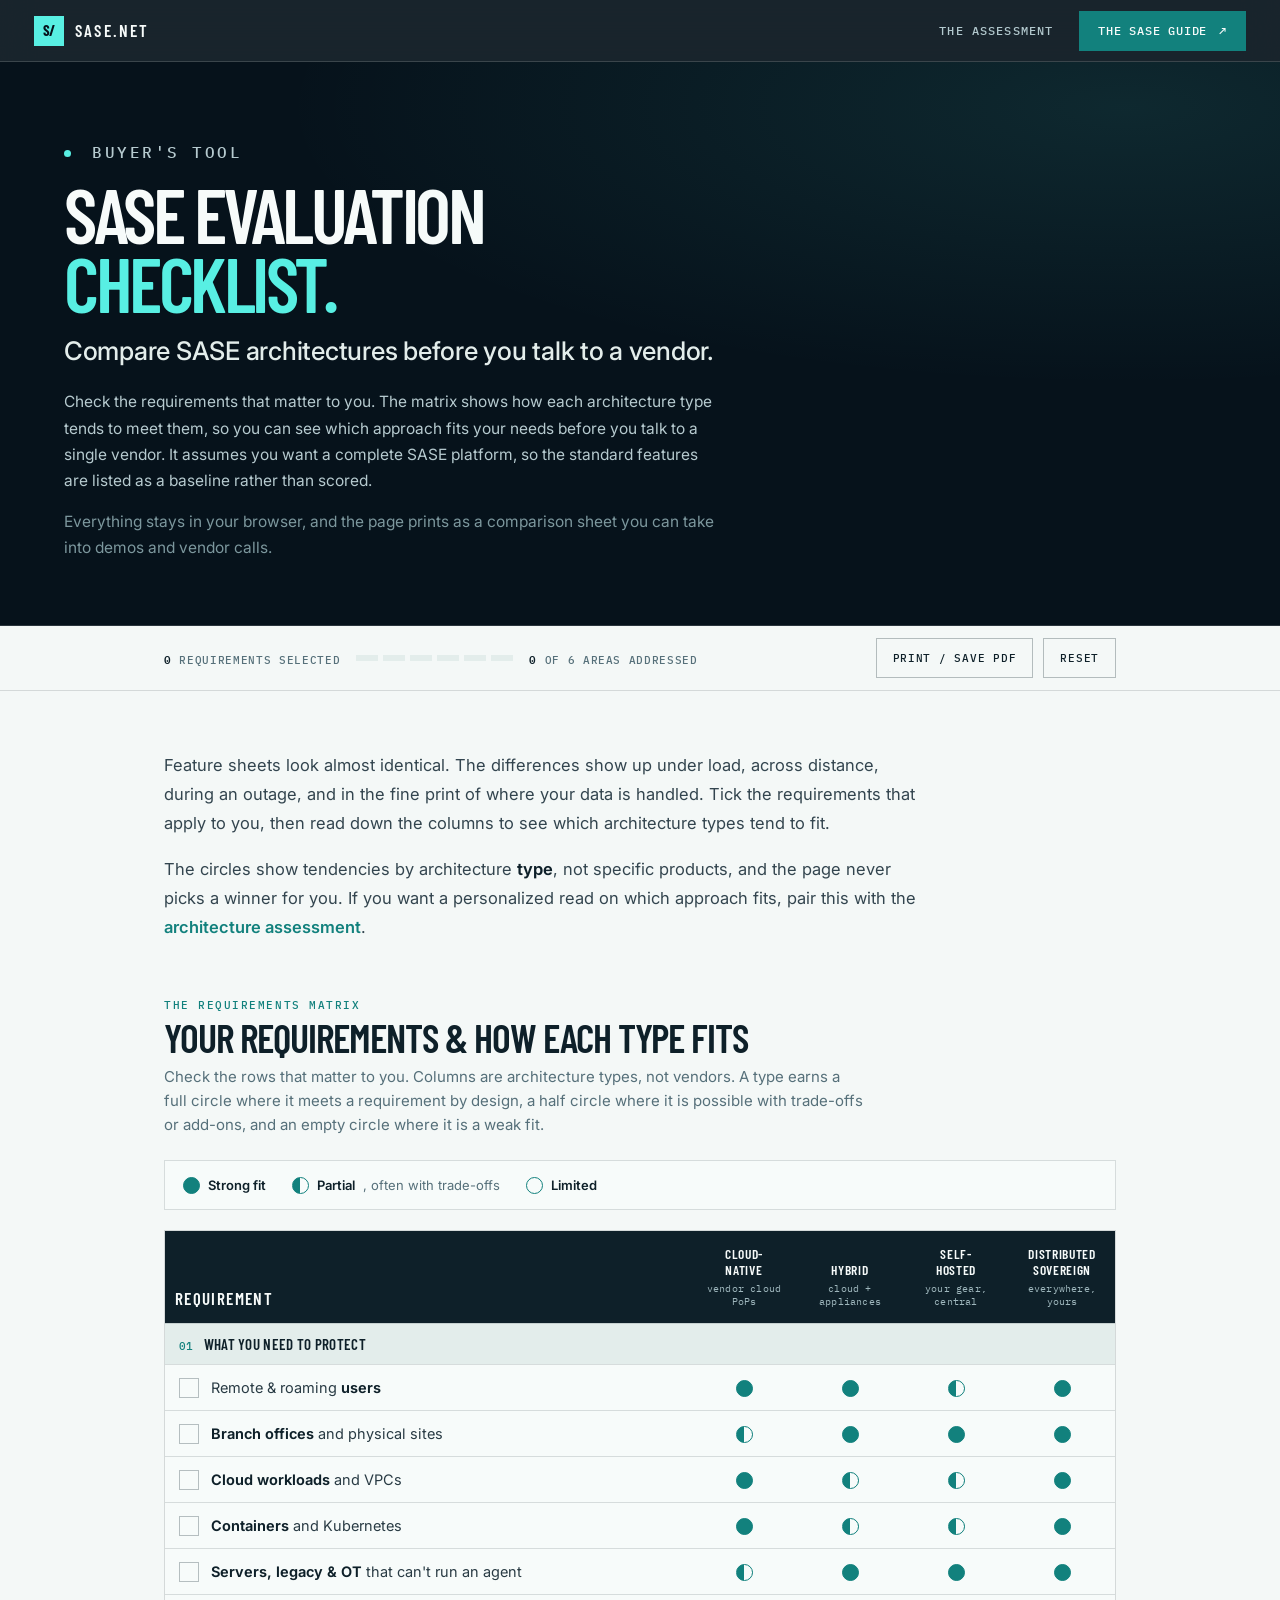
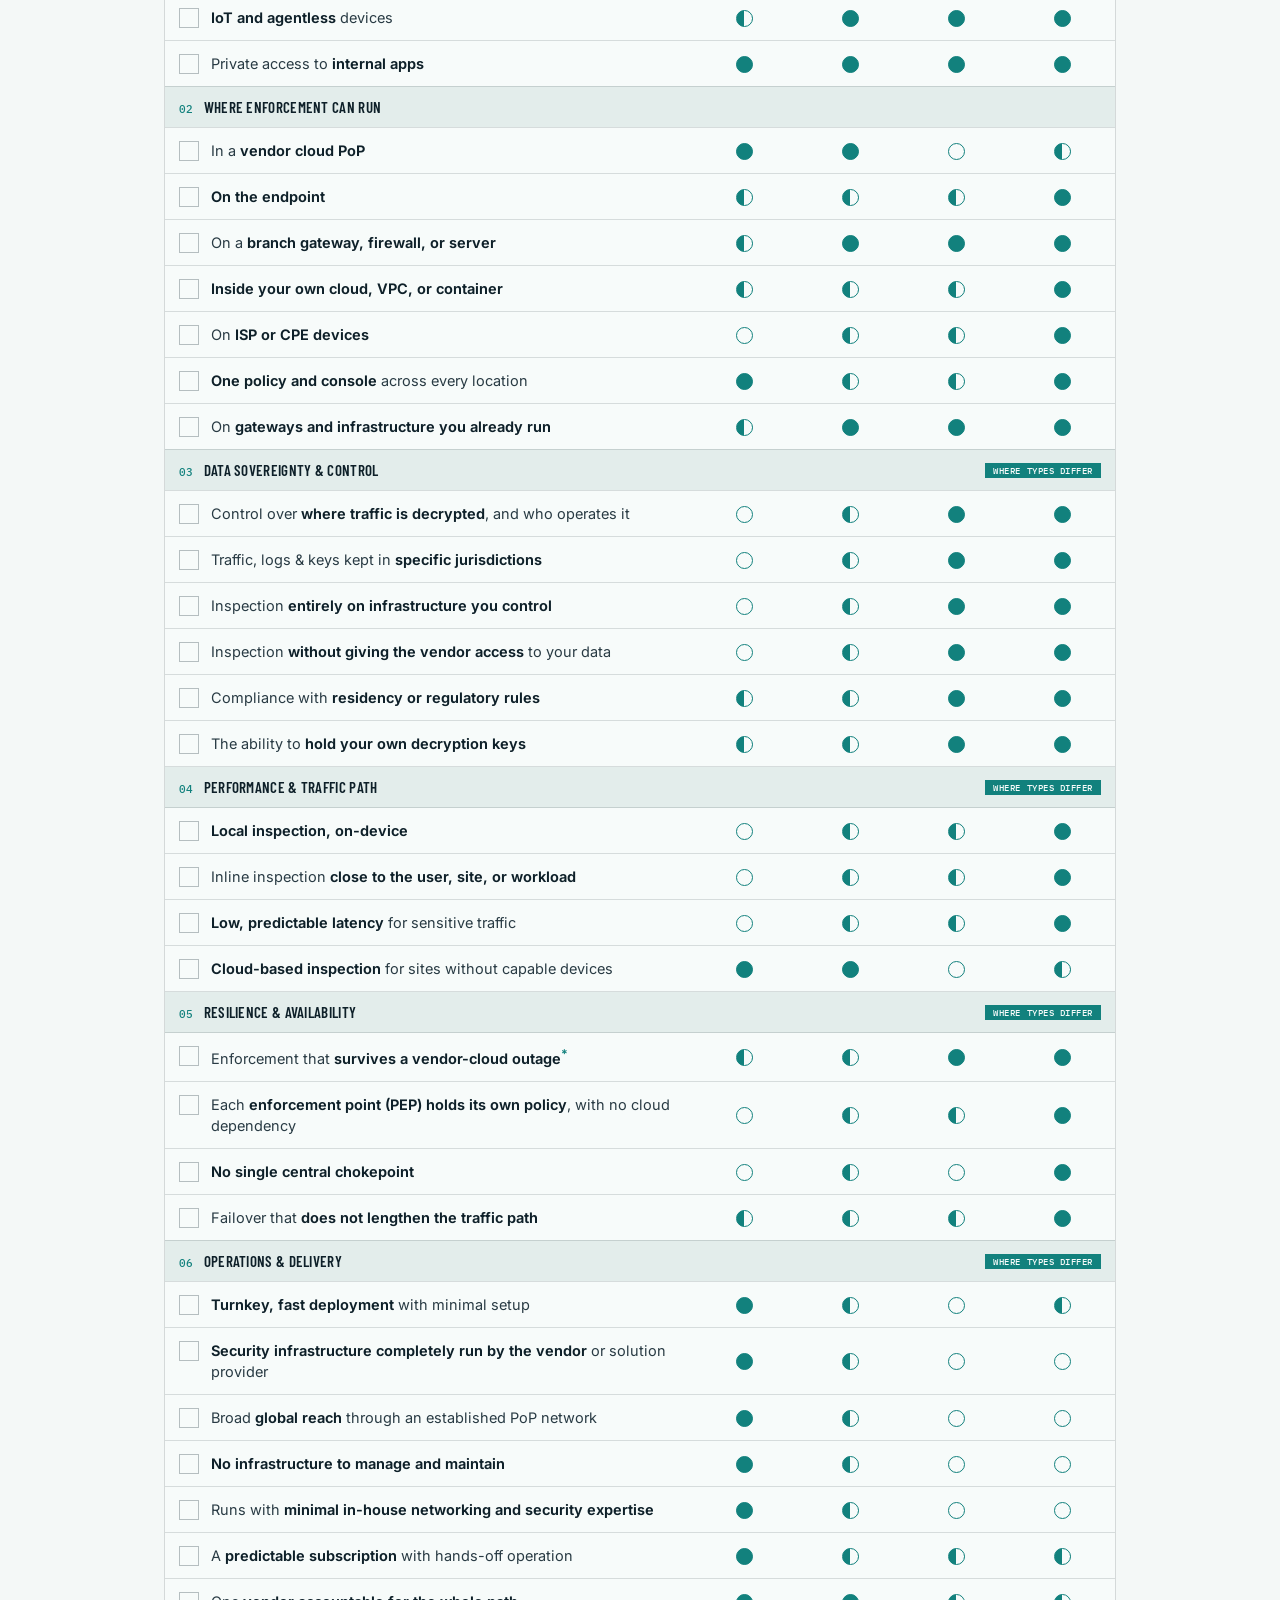
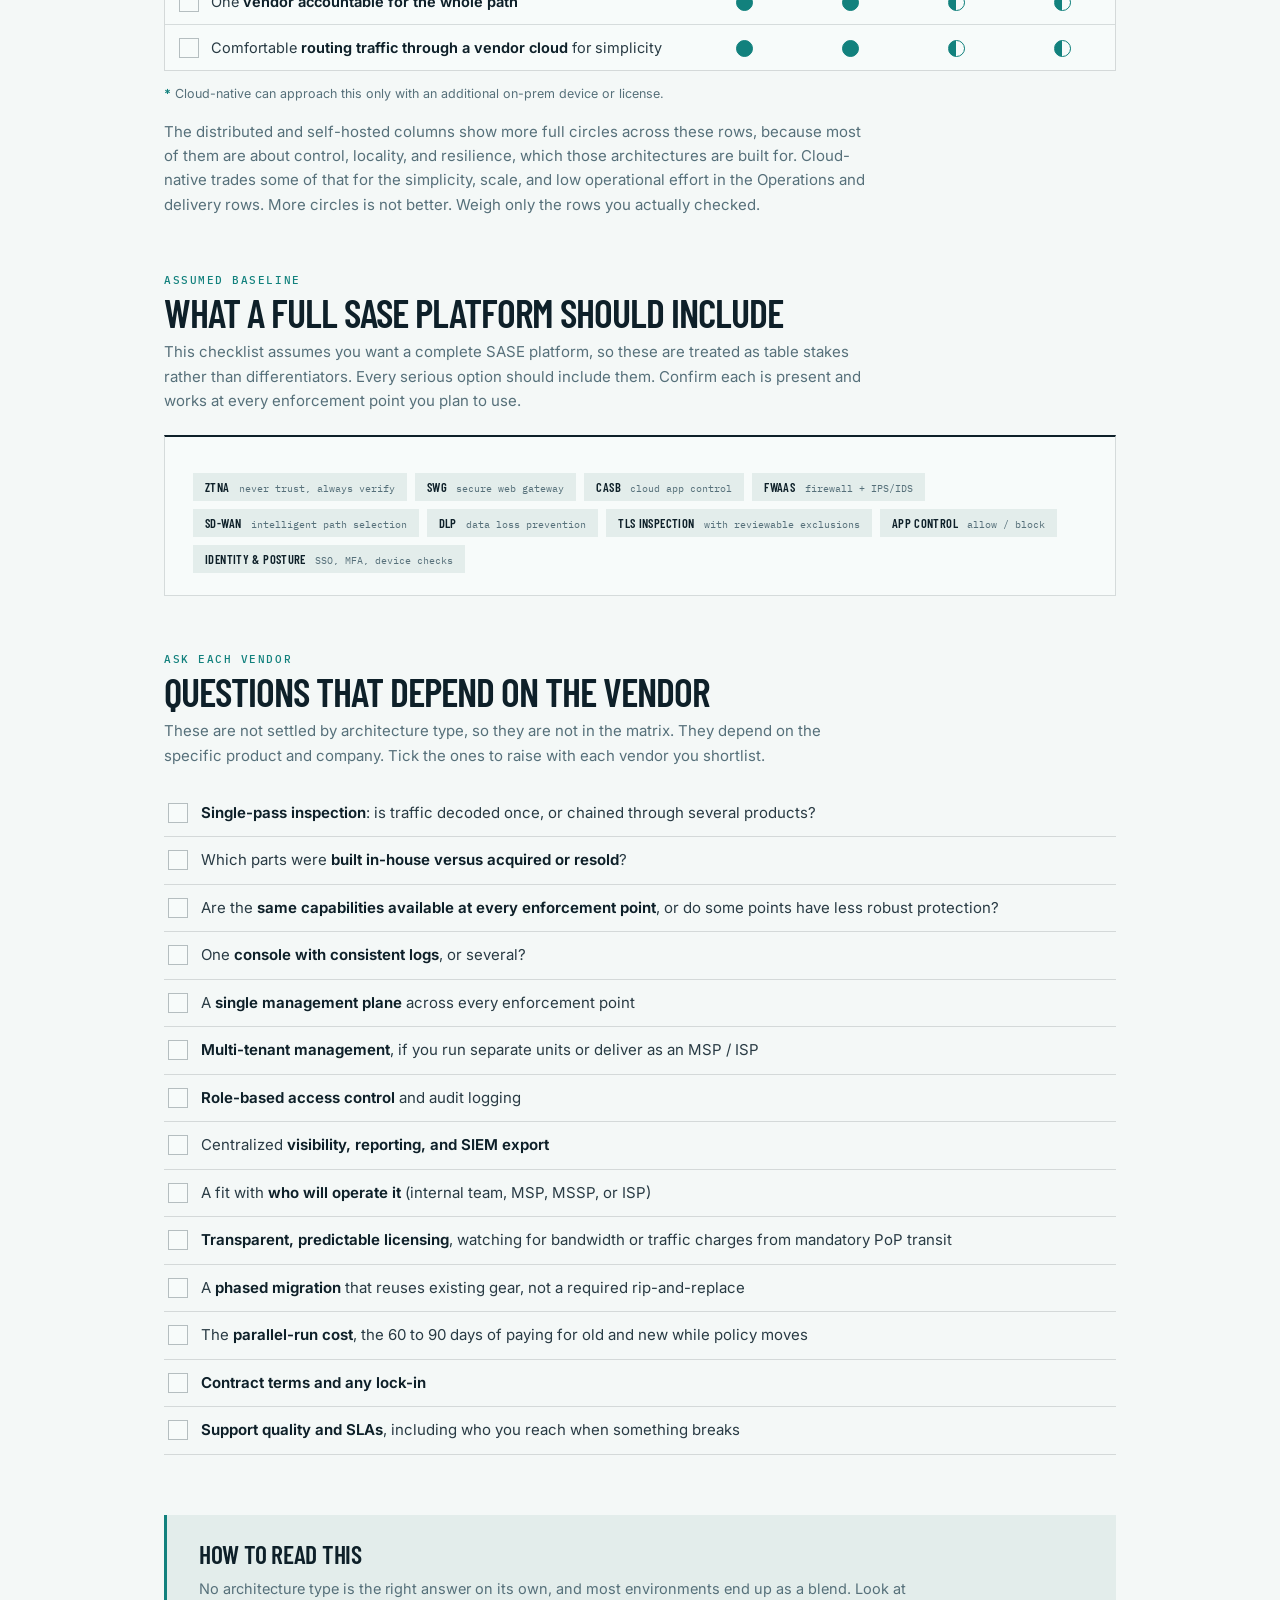
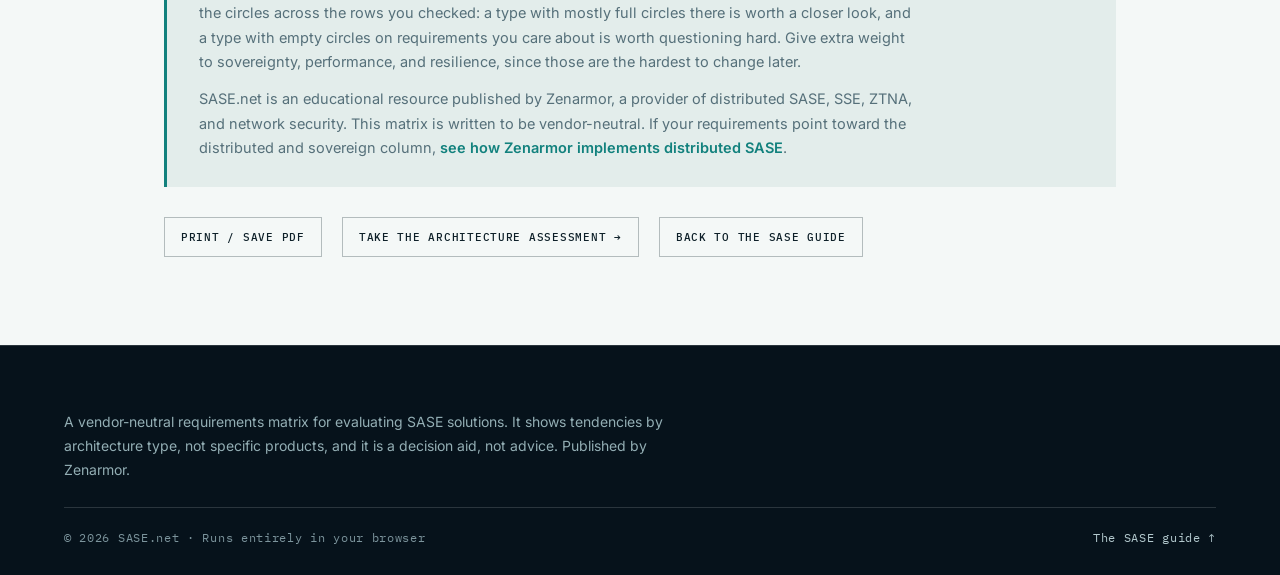
<file: checklist.html>
<!doctype html>
<html lang="en">
<head>
  <meta charset="utf-8">
  <meta name="viewport" content="width=device-width, initial-scale=1">
  <meta name="description" content="A vendor-neutral SASE requirements matrix. Check the requirements that matter to you and see how each architecture type (cloud-native, hybrid, self-hosted, distributed/sovereign) tends to fit. Runs in your browser and prints as a comparison sheet.">
  <meta name="theme-color" content="#06121b">
  <title>SASE Vendor Evaluation Checklist: Compare SASE Architectures | SASE.net</title>
  <link rel="preconnect" href="https://fonts.googleapis.com">
  <link rel="preconnect" href="https://fonts.gstatic.com" crossorigin>
  <link rel="stylesheet" href="https://fonts.googleapis.com/css2?family=Barlow+Condensed:ital,wght@0,500;0,600;0,700;1,600&family=IBM+Plex+Mono:wght@400;500&family=Inter:wght@400;500;600&display=swap">
  <style>
    /* ============================================================
       SASE.net · SASE Requirements & Fit Matrix
       Reuses the "SASE Explained" design language. Self-contained;
       works without JS, prints as a comparison sheet, nothing leaves
       the browser. Ratings show tendencies by architecture TYPE, not
       specific products, and never compute a score.
       ============================================================ */
    :root {
      --navy: #06121b; --navy-2: #0a1e2b; --panel: #0f2a39; --panel-2: #143546;
      --cyan: #58efe3; --blue: #6e9cff; --amber: #ffad66;
      --paper: #f4f8f7; --muted: #e3edeb; --ink: #0e2029;
      --slate: #56707a; --slate-2: #7c949c; --white: #f7fbfa;
      --teal: #12817d;
      --line-dark: rgba(14, 32, 41, .14);
      --line-dark-2: rgba(14, 32, 41, .28);
      --line-light: rgba(247, 251, 250, .15);
      --line-light-2: rgba(247, 251, 250, .32);
      --display: "Barlow Condensed", "Arial Narrow", Arial, sans-serif;
      --body: Inter, -apple-system, "Segoe UI", Arial, sans-serif;
      --mono: "IBM Plex Mono", ui-monospace, "Cascadia Mono", monospace;
      --ease: cubic-bezier(.22, .61, .36, 1);
      --radius: 3px;
      --header-h: 62px;
      --shell: 1520px;
    }

    *, *::before, *::after { box-sizing: border-box; }
    html { scroll-behavior: smooth; -webkit-text-size-adjust: 100%; }
    body {
      margin: 0; color: var(--ink); background: var(--paper);
      font-family: var(--body); font-size: 16px; line-height: 1.6;
      overflow-x: hidden; -webkit-font-smoothing: antialiased;
    }
    img, svg { max-width: 100%; }
    a { color: inherit; }
    button, input, select { font: inherit; color: inherit; }
    h1, h2, h3, h4, p, blockquote, ul { margin-top: 0; }
    /* even out heading line lengths so no single word is orphaned on the last line */
    h1, h2, h3, h4 { text-wrap: balance; }
    ul { padding-left: 0; list-style: none; margin: 0; }
    table { border-collapse: collapse; }
    ::selection { color: var(--navy); background: var(--cyan); }
    :focus-visible { outline: 2px solid var(--amber); outline-offset: 3px; }
    .sr-only { position: absolute; width: 1px; height: 1px; overflow: hidden; clip: rect(0 0 0 0); clip-path: inset(50%); white-space: nowrap; }
    [hidden] { display: none !important; }

    /* ---------------------------------------------------- header --- */
    .topbar {
      position: sticky; top: 0; z-index: 100; height: var(--header-h);
      display: flex; align-items: center; justify-content: space-between; gap: 20px;
      padding: 0 clamp(18px, 3vw, 34px);
      color: var(--white); background: rgba(6, 18, 27, .92);
      border-bottom: 1px solid var(--line-light);
      backdrop-filter: blur(16px) saturate(140%); -webkit-backdrop-filter: blur(16px) saturate(140%);
    }
    .brand { display: inline-flex; align-items: center; gap: 11px; color: inherit; text-decoration: none; font: 600 17px/1 var(--display); letter-spacing: .13em; }
    .brand-mark { display: grid; place-items: center; width: 30px; height: 30px; color: var(--navy); background: var(--cyan); font: 700 15px/1 var(--display); letter-spacing: -.04em; }
    .topnav { display: flex; align-items: center; gap: clamp(16px, 2vw, 30px); }
    .topnav a:not(.button) { color: #b3c9ce; text-decoration: none; font: 500 11.5px var(--mono); letter-spacing: .1em; text-transform: uppercase; transition: color .2s var(--ease); }
    .topnav a:not(.button):hover { color: var(--cyan); }
    .button {
      display: inline-flex; align-items: center; gap: 12px; min-height: 40px; padding: 0 18px;
      color: var(--navy); background: var(--cyan); border: 1px solid var(--cyan);
      font: 500 11.5px var(--mono); letter-spacing: .07em; text-transform: uppercase; text-decoration: none; cursor: pointer;
      transition: background .2s var(--ease), border-color .2s var(--ease), transform .2s var(--ease), color .2s var(--ease);
    }
    .button:hover { background: var(--white); border-color: var(--white); transform: translateY(-1px); }
    .button span { transition: transform .2s var(--ease); }
    .button:hover span { transform: translateX(3px); }
    .button-teal { color: var(--white); background: var(--teal); border-color: var(--teal); }
    .button-teal:hover { color: var(--navy); background: var(--cyan); border-color: var(--cyan); }

    /* ------------------------------------------------------- hero --- */
    .hero { color: var(--white); background: var(--navy); border-bottom: 1px solid var(--line-light); position: relative; overflow: hidden; }
    .hero::after {
      content: ""; position: absolute; inset: 0; pointer-events: none;
      background: radial-gradient(120% 90% at 88% 8%, rgba(88, 239, 227, .10), transparent 55%);
    }
    .hero-inner { position: relative; max-width: var(--shell); margin: 0 auto; padding: clamp(46px, 6vw, 78px) clamp(24px, 5vw, 96px) clamp(40px, 5vw, 66px); }
    .eyebrow { margin: 0 0 22px; color: var(--cyan); font: 500 11.5px var(--mono); letter-spacing: .16em; text-transform: uppercase; }
    .eyebrow .dot { display: inline-block; width: 7px; height: 7px; margin-right: 9px; border-radius: 50%; background: var(--cyan); vertical-align: middle; }
    .hero h1 { max-width: 20ch; margin: 0 0 22px; font: 600 clamp(40px, 6vw, 92px)/.9 var(--display); letter-spacing: -.045em; text-transform: uppercase; }
    .hero h1 em { font-style: normal; color: var(--cyan); }
    /* spelled-out keyword / query inside the h1 — full heading weight, plain-language */
    .hero h1 .h1-sub { display: block; margin-top: 18px; color: #e3edeb; font: 500 clamp(18px, 2vw, 26px)/1.25 var(--body); letter-spacing: -.01em; text-transform: none; }
    .hero p { max-width: 66ch; margin: 0 0 14px; color: #b6cacf; font-size: clamp(15.5px, 1.1vw, 18px); line-height: 1.7; }
    .hero p:last-of-type { margin-bottom: 0; color: #7c979d; }

    /* ---------------------------------------------------- toolbar --- */
    .toolbar { position: sticky; top: var(--header-h); z-index: 40; background: var(--paper); border-bottom: 1px solid var(--line-dark); }
    .toolbar-inner { max-width: 1040px; margin: 0 auto; padding: 12px clamp(20px, 5vw, 44px); display: flex; align-items: center; justify-content: space-between; gap: 12px 20px; flex-wrap: wrap; }
    .cov { display: flex; align-items: center; gap: 16px; flex-wrap: wrap; }
    .cov-count { font: 500 11px var(--mono); letter-spacing: .06em; text-transform: uppercase; color: var(--slate); white-space: nowrap; }
    .cov-count b { color: var(--ink); font-weight: 600; }
    .cov-pips { display: inline-flex; gap: 5px; }
    .cov-pip { width: 22px; height: 6px; background: var(--muted); }
    .cov-pip.on { background: var(--teal); }
    .tool-actions { display: flex; align-items: center; gap: 10px; }
    .btn-line { display: inline-flex; align-items: center; gap: 9px; min-height: 40px; padding: 0 16px; background: transparent; color: var(--ink); border: 1px solid var(--line-dark-2); font: 500 10.5px var(--mono); letter-spacing: .07em; text-transform: uppercase; cursor: pointer; text-decoration: none; transition: background .2s var(--ease), color .2s var(--ease), border-color .2s var(--ease); }
    .btn-line:hover { background: var(--ink); color: var(--white); border-color: var(--ink); }

    /* ------------------------------------------------------- body --- */
    .wrap { max-width: 1040px; margin: 0 auto; padding: clamp(34px, 5vw, 60px) clamp(20px, 5vw, 44px) clamp(52px, 7vw, 88px); }
    .intro { max-width: 76ch; margin: 0 0 8px; }
    .intro p { margin: 0 0 16px; color: #33454f; font-size: 16.5px; line-height: 1.76; }
    .intro p:last-child { margin-bottom: 0; }
    .intro strong { color: var(--ink); font-weight: 650; }
    .intro a { color: var(--teal); text-decoration: none; font-weight: 600; }
    .intro a:hover { color: var(--ink); }

    .block-label { margin: clamp(38px, 4.5vw, 56px) 0 6px; font: 500 11px var(--mono); letter-spacing: .14em; text-transform: uppercase; color: var(--teal); }
    .block-h { margin: 0 0 8px; font: 600 clamp(26px, 3.2vw, 40px)/.98 var(--display); letter-spacing: -.025em; text-transform: uppercase; }
    .block-lead { max-width: 78ch; margin: 0 0 22px; color: var(--slate); font-size: 15px; line-height: 1.62; }

    /* legend */
    .legend { display: flex; flex-wrap: wrap; gap: 10px 26px; align-items: center; margin: 0 0 20px; padding: 14px 18px; background: var(--white); border: 1px solid var(--line-dark); }
    .legend .lk { display: inline-flex; align-items: center; gap: 8px; font-size: 13px; color: var(--slate); }
    .legend .lk b { color: var(--ink); font-weight: 600; }

    /* harvey balls */
    .hb { display: inline-block; width: 17px; height: 17px; border-radius: 50%; border: 1.5px solid var(--teal); vertical-align: middle; -webkit-print-color-adjust: exact; print-color-adjust: exact; }
    .hb-0 { background: var(--white); }
    .hb-1 { background: linear-gradient(90deg, var(--teal) 0 50%, var(--white) 50% 100%); }
    .hb-2 { background: var(--teal); }

    /* matrix */
    .matrix-scroll { overflow-x: auto; border: 1px solid var(--line-dark); }
    table.matrix { width: 100%; min-width: 680px; background: var(--white); }
    table.matrix th, table.matrix td { text-align: center; padding: 0; }
    table.matrix thead th { position: sticky; top: 0; background: var(--ink); color: var(--white); padding: 15px 10px; font: 600 13.5px var(--display); letter-spacing: .05em; text-transform: uppercase; vertical-align: bottom; line-height: 1.12; }
    table.matrix thead th small { display: block; margin-top: 5px; font: 400 10px var(--mono); letter-spacing: .02em; text-transform: none; color: #9fb7bd; }
    table.matrix thead th.req-col { text-align: left; font: 600 17px var(--display); letter-spacing: .08em; }
    .col-w { width: 106px; }
    tbody.msec .sec-row th { text-align: left; background: var(--muted); color: var(--ink); padding: 11px 14px; font: 600 15px var(--display); letter-spacing: .02em; text-transform: uppercase; border-top: 1px solid var(--line-dark); }
    tbody.msec .sec-row .sn { color: var(--teal); font: 500 11px var(--mono); margin-right: 10px; }
    tbody.msec .sec-row .sec-tag { float: right; margin-top: 2px; padding: 2px 8px; background: var(--teal); color: var(--white); font: 500 9px var(--mono); letter-spacing: .06em; }
    tr.req td { border-top: 1px solid var(--line-dark); vertical-align: middle; }
    table.matrix td.req-col, table.matrix td.req-col .txt { text-align: left; }
    td.req-col label { display: flex; align-items: flex-start; gap: 12px; padding: 12px 14px; cursor: pointer; }
    td.req-col input { position: absolute; opacity: 0; width: 1px; height: 1px; }
    td.req-col .box { flex: none; width: 20px; height: 20px; margin-top: 1px; border: 1.5px solid var(--line-dark-2); background: var(--white); display: grid; place-items: center; transition: background .15s var(--ease), border-color .15s var(--ease); }
    td.req-col .box::after { content: "✓"; color: var(--white); font-size: 13px; line-height: 1; opacity: 0; }
    td.req-col label:hover .box { border-color: var(--teal); }
    td.req-col input:focus-visible + .box { outline: 2px solid var(--amber); outline-offset: 2px; }
    td.req-col input:checked + .box { background: var(--teal); border-color: var(--teal); }
    td.req-col input:checked + .box::after { opacity: 1; }
    td.req-col .txt { font-size: 14.5px; line-height: 1.45; color: #293b44; }
    td.req-col .txt b { color: var(--ink); font-weight: 650; }
    tr.req.on td { background: rgba(18, 129, 125, .07); }
    tr.req.on td.req-col .txt { color: var(--ink); }
    td.c { width: 106px; }
    sup.fn, .matrix-fn .fn { color: var(--teal); font-weight: 700; }
    .matrix-fn { margin: 14px 0 0; color: var(--slate); font-size: 12.5px; line-height: 1.5; }

    /* baseline capabilities */
    .baseline { margin-top: 10px; padding: 22px clamp(18px, 2.5vw, 28px); background: var(--white); border: 1px solid var(--line-dark); border-top: 2px solid var(--ink); }
    .baseline .chips { display: flex; flex-wrap: wrap; gap: 8px; margin-top: 14px; }
    .baseline .chip { padding: 6px 12px; background: var(--muted); font: 600 12.5px var(--display); letter-spacing: .03em; text-transform: uppercase; color: var(--ink); }
    .baseline .chip small { color: var(--slate); font: 400 10px var(--mono); letter-spacing: 0; text-transform: none; margin-left: 6px; }

    /* vendor questions */
    .vq { margin-top: 6px; }
    .vq li { border-bottom: 1px solid var(--line-dark); }
    .vq label { display: flex; align-items: flex-start; gap: 13px; padding: 12px 4px; cursor: pointer; }
    .vq input { position: absolute; opacity: 0; width: 1px; height: 1px; }
    .vq .box { flex: none; width: 20px; height: 20px; margin-top: 1px; border: 1.5px solid var(--line-dark-2); background: var(--white); display: grid; place-items: center; }
    .vq .box::after { content: "✓"; color: var(--white); font-size: 13px; line-height: 1; opacity: 0; }
    .vq label:hover .box { border-color: var(--teal); }
    .vq input:focus-visible + .box { outline: 2px solid var(--amber); outline-offset: 2px; }
    .vq input:checked + .box { background: var(--teal); border-color: var(--teal); }
    .vq input:checked + .box::after { opacity: 1; }
    .vq .txt { font-size: 15px; line-height: 1.5; color: #293b44; }
    .vq .txt b { color: var(--ink); font-weight: 650; }
    .vq input:checked ~ .txt { color: var(--slate-2); }

    /* closing / disclosure */
    .closing { margin-top: clamp(40px, 5vw, 60px); padding: 26px clamp(20px, 3vw, 32px); background: var(--muted); border-left: 3px solid var(--teal); }
    .closing h3 { margin: 0 0 10px; font: 600 clamp(20px, 2vw, 26px)/1 var(--display); text-transform: uppercase; letter-spacing: -.01em; }
    .closing p { margin: 0 0 12px; max-width: 80ch; color: var(--slate); font-size: 14.5px; line-height: 1.7; }
    .closing p:last-child { margin-bottom: 0; }
    .closing a { color: var(--teal); text-decoration: none; font-weight: 600; }
    .closing a:hover { color: var(--ink); }
    .foot-actions { display: flex; flex-wrap: wrap; gap: 14px 20px; align-items: center; margin-top: 30px; }

    /* footer */
    .site-footer { color: var(--white); background: var(--navy); border-top: 1px solid var(--line-light); }
    .footer-inner { max-width: var(--shell); margin: 0 auto; padding: clamp(40px, 5vw, 64px) clamp(24px, 5vw, 84px) 30px; }
    .footer-inner .note { max-width: 68ch; margin: 0 0 26px; color: #93aeb4; font-size: 14px; line-height: 1.7; }
    .footer-base { display: flex; flex-wrap: wrap; justify-content: space-between; gap: 12px; padding-top: 22px; border-top: 1px solid var(--line-light); color: var(--slate-2); font: 400 11.5px var(--mono); letter-spacing: .06em; }
    .footer-base a { color: #b3c9ce; text-decoration: none; }
    .footer-base a:hover { color: var(--cyan); }

    /* ------------------------------------------------ responsive --- */
    @media (max-width: 640px) { .topnav .hide-sm { display: none; } }
    @media (prefers-reduced-motion: reduce) {
      html { scroll-behavior: auto; }
      *, *::before, *::after { transition-duration: .01ms !important; }
    }

    /* ---------------------------------------------------- print --- */
    @media print {
      .topbar, .toolbar, .hero::after, .foot-actions, .site-footer { display: none !important; }
      .hero { background: none; color: #000; border: 0; }
      .hero-inner { padding: 0 0 10px; }
      .hero h1 { font-size: 26px; color: #000; } .hero h1 em { color: #000; } .hero h1 .h1-sub { display: none; }
      .hero p { color: #333; font-size: 11px; } .hero .eyebrow { color: #000; }
      body { background: #fff; font-size: 11px; }
      .wrap { padding: 6px 0; max-width: none; }
      .block-h { color: #000; font-size: 17px; }
      .matrix-scroll { overflow: visible; border-color: #000; }
      table.matrix { min-width: 0; }
      table.matrix thead th { background: #000 !important; color: #fff !important; -webkit-print-color-adjust: exact; print-color-adjust: exact; }
      tbody.msec .sec-row th { background: #eee !important; color: #000; -webkit-print-color-adjust: exact; print-color-adjust: exact; }
      tbody.msec, tr.req, .baseline, .vq li { break-inside: avoid; }
      .hb { border-color: #000; }
      .hb-1 { background: linear-gradient(90deg, #000 0 50%, #fff 50% 100%); }
      .hb-2 { background: #000; }
      tr.req.on td { background: #e9e9e9 !important; -webkit-print-color-adjust: exact; print-color-adjust: exact; }
      .baseline .chip { background: #eee !important; -webkit-print-color-adjust: exact; print-color-adjust: exact; }
      a { color: #000; text-decoration: none; }
    }
  </style>
</head>
<body>

  <!-- ============================================================ HEADER -->
  <header class="topbar">
    <a class="brand" href="index.html"><span class="brand-mark">S/</span>SASE.NET</a>
    <nav class="topnav" aria-label="Primary">
      <a class="hide-sm" href="assessment.html">The assessment</a>
      <a class="button button-teal" href="index.html">The SASE guide <span aria-hidden="true">↗</span></a>
    </nav>
  </header>

  <!-- ============================================================ HERO -->
  <section class="hero">
    <div class="hero-inner">
      <p class="eyebrow"><span class="dot" aria-hidden="true"></span> Buyer's tool</p>
      <h1>SASE evaluation <em>checklist.</em><span class="h1-sub">Compare SASE architectures before you talk to a vendor.</span></h1>
      <p>Check the requirements that matter to you. The matrix shows how each architecture type tends to meet them, so you can see which approach fits your needs before you talk to a single vendor. It assumes you want a complete SASE platform, so the standard features are listed as a baseline rather than scored.</p>
      <p>Everything stays in your browser, and the page prints as a comparison sheet you can take into demos and vendor calls.</p>
    </div>
  </section>

  <!-- ============================================================ TOOLBAR -->
  <div class="toolbar">
    <div class="toolbar-inner">
      <div class="cov">
        <span class="cov-count"><b id="selNow">0</b> requirements selected</span>
        <span class="cov-pips" id="covPips" aria-hidden="true"></span>
        <span class="cov-count"><b id="areasNow">0</b> of <span id="areasTotal">6</span> areas addressed</span>
      </div>
      <div class="tool-actions">
        <button class="btn-line" id="printBtn" type="button">Print / Save PDF</button>
        <button class="btn-line" id="resetBtn" type="button">Reset</button>
      </div>
    </div>
  </div>

  <!-- ============================================================ BODY -->
  <main class="wrap">

    <div class="intro">
      <p>Feature sheets look almost identical. The differences show up under load, across distance, during an outage, and in the fine print of where your data is handled. Tick the requirements that apply to you, then read down the columns to see which architecture types tend to fit.</p>
      <p>The circles show tendencies by architecture <strong>type</strong>, not specific products, and the page never picks a winner for you. If you want a personalized read on which approach fits, pair this with the <a href="assessment.html">architecture assessment</a>.</p>
    </div>

    <!-- ===================== THE MATRIX ===================== -->
    <p class="block-label">The requirements matrix</p>
    <h2 class="block-h">Your requirements &amp; how each type fits</h2>
    <p class="block-lead">Check the rows that matter to you. Columns are architecture types, not vendors. A type earns a full circle where it meets a requirement by design, a half circle where it is possible with trade-offs or add-ons, and an empty circle where it is a weak fit.</p>

    <div class="legend">
      <span class="lk"><span class="hb hb-2"></span> <b>Strong fit</b></span>
      <span class="lk"><span class="hb hb-1"></span> <b>Partial</b>, often with trade-offs</span>
      <span class="lk"><span class="hb hb-0"></span> <b>Limited</b></span>
    </div>

    <div class="matrix-scroll">
      <table class="matrix">
        <thead>
          <tr>
            <th class="req-col">Requirement</th>
            <th class="col-w">Cloud-<br>native<small>vendor cloud PoPs</small></th>
            <th class="col-w">Hybrid<small>cloud + appliances</small></th>
            <th class="col-w">Self-<br>hosted<small>your gear, central</small></th>
            <th class="col-w">Distributed<br>Sovereign<small>everywhere, yours</small></th>
          </tr>
        </thead>

        <!-- 01 COVERAGE -->
        <tbody class="msec" data-sec="Coverage">
          <tr class="sec-row"><th colspan="5"><span class="sn">01</span>What you need to protect</th></tr>
          <tr class="req"><td class="req-col"><label><input type="checkbox"><span class="box" aria-hidden="true"></span><span class="txt">Remote &amp; roaming <b>users</b></span></label></td><td class="c"><span class="hb hb-2" title="Strong fit"></span></td><td class="c"><span class="hb hb-2" title="Strong fit"></span></td><td class="c"><span class="hb hb-1" title="Partial"></span></td><td class="c"><span class="hb hb-2" title="Strong fit"></span></td></tr>
          <tr class="req"><td class="req-col"><label><input type="checkbox"><span class="box" aria-hidden="true"></span><span class="txt"><b>Branch offices</b> and physical sites</span></label></td><td class="c"><span class="hb hb-1" title="Partial"></span></td><td class="c"><span class="hb hb-2" title="Strong fit"></span></td><td class="c"><span class="hb hb-2" title="Strong fit"></span></td><td class="c"><span class="hb hb-2" title="Strong fit"></span></td></tr>
          <tr class="req"><td class="req-col"><label><input type="checkbox"><span class="box" aria-hidden="true"></span><span class="txt"><b>Cloud workloads</b> and VPCs</span></label></td><td class="c"><span class="hb hb-2" title="Strong fit"></span></td><td class="c"><span class="hb hb-1" title="Partial"></span></td><td class="c"><span class="hb hb-1" title="Partial"></span></td><td class="c"><span class="hb hb-2" title="Strong fit"></span></td></tr>
          <tr class="req"><td class="req-col"><label><input type="checkbox"><span class="box" aria-hidden="true"></span><span class="txt"><b>Containers</b> and Kubernetes</span></label></td><td class="c"><span class="hb hb-2" title="Strong fit"></span></td><td class="c"><span class="hb hb-1" title="Partial"></span></td><td class="c"><span class="hb hb-1" title="Partial"></span></td><td class="c"><span class="hb hb-2" title="Strong fit"></span></td></tr>
          <tr class="req"><td class="req-col"><label><input type="checkbox"><span class="box" aria-hidden="true"></span><span class="txt"><b>Servers, legacy &amp; OT</b> that can't run an agent</span></label></td><td class="c"><span class="hb hb-1" title="Partial"></span></td><td class="c"><span class="hb hb-2" title="Strong fit"></span></td><td class="c"><span class="hb hb-2" title="Strong fit"></span></td><td class="c"><span class="hb hb-2" title="Strong fit"></span></td></tr>
          <tr class="req"><td class="req-col"><label><input type="checkbox"><span class="box" aria-hidden="true"></span><span class="txt"><b>IoT and agentless</b> devices</span></label></td><td class="c"><span class="hb hb-1" title="Partial"></span></td><td class="c"><span class="hb hb-2" title="Strong fit"></span></td><td class="c"><span class="hb hb-2" title="Strong fit"></span></td><td class="c"><span class="hb hb-2" title="Strong fit"></span></td></tr>
          <tr class="req"><td class="req-col"><label><input type="checkbox"><span class="box" aria-hidden="true"></span><span class="txt">Private access to <b>internal apps</b></span></label></td><td class="c"><span class="hb hb-2" title="Strong fit"></span></td><td class="c"><span class="hb hb-2" title="Strong fit"></span></td><td class="c"><span class="hb hb-2" title="Strong fit"></span></td><td class="c"><span class="hb hb-2" title="Strong fit"></span></td></tr>
        </tbody>

        <!-- 02 ENFORCEMENT LOCATIONS -->
        <tbody class="msec" data-sec="Enforcement">
          <tr class="sec-row"><th colspan="5"><span class="sn">02</span>Where enforcement can run</th></tr>
          <tr class="req"><td class="req-col"><label><input type="checkbox"><span class="box" aria-hidden="true"></span><span class="txt">In a <b>vendor cloud PoP</b></span></label></td><td class="c"><span class="hb hb-2" title="Strong fit"></span></td><td class="c"><span class="hb hb-2" title="Strong fit"></span></td><td class="c"><span class="hb hb-0" title="Limited"></span></td><td class="c"><span class="hb hb-1" title="Partial"></span></td></tr>
          <tr class="req"><td class="req-col"><label><input type="checkbox"><span class="box" aria-hidden="true"></span><span class="txt"><b>On the endpoint</b></span></label></td><td class="c"><span class="hb hb-1" title="Partial"></span></td><td class="c"><span class="hb hb-1" title="Partial"></span></td><td class="c"><span class="hb hb-1" title="Partial"></span></td><td class="c"><span class="hb hb-2" title="Strong fit"></span></td></tr>
          <tr class="req"><td class="req-col"><label><input type="checkbox"><span class="box" aria-hidden="true"></span><span class="txt">On a <b>branch gateway, firewall, or server</b></span></label></td><td class="c"><span class="hb hb-1" title="Partial"></span></td><td class="c"><span class="hb hb-2" title="Strong fit"></span></td><td class="c"><span class="hb hb-2" title="Strong fit"></span></td><td class="c"><span class="hb hb-2" title="Strong fit"></span></td></tr>
          <tr class="req"><td class="req-col"><label><input type="checkbox"><span class="box" aria-hidden="true"></span><span class="txt"><b>Inside your own cloud, VPC, or container</b></span></label></td><td class="c"><span class="hb hb-1" title="Partial"></span></td><td class="c"><span class="hb hb-1" title="Partial"></span></td><td class="c"><span class="hb hb-1" title="Partial"></span></td><td class="c"><span class="hb hb-2" title="Strong fit"></span></td></tr>
          <tr class="req"><td class="req-col"><label><input type="checkbox"><span class="box" aria-hidden="true"></span><span class="txt">On <b>ISP or CPE devices</b></span></label></td><td class="c"><span class="hb hb-0" title="Limited"></span></td><td class="c"><span class="hb hb-1" title="Partial"></span></td><td class="c"><span class="hb hb-1" title="Partial"></span></td><td class="c"><span class="hb hb-2" title="Strong fit"></span></td></tr>
          <tr class="req"><td class="req-col"><label><input type="checkbox"><span class="box" aria-hidden="true"></span><span class="txt"><b>One policy and console</b> across every location</span></label></td><td class="c"><span class="hb hb-2" title="Strong fit"></span></td><td class="c"><span class="hb hb-1" title="Partial"></span></td><td class="c"><span class="hb hb-1" title="Partial"></span></td><td class="c"><span class="hb hb-2" title="Strong fit"></span></td></tr>
          <tr class="req"><td class="req-col"><label><input type="checkbox"><span class="box" aria-hidden="true"></span><span class="txt">On <b>gateways and infrastructure you already run</b></span></label></td><td class="c"><span class="hb hb-1" title="Partial"></span></td><td class="c"><span class="hb hb-2" title="Strong fit"></span></td><td class="c"><span class="hb hb-2" title="Strong fit"></span></td><td class="c"><span class="hb hb-2" title="Strong fit"></span></td></tr>
        </tbody>

        <!-- 03 SOVEREIGNTY -->
        <tbody class="msec" data-sec="Sovereignty">
          <tr class="sec-row"><th colspan="5"><span class="sn">03</span>Data sovereignty &amp; control <span class="sec-tag">Where types differ</span></th></tr>
          <tr class="req"><td class="req-col"><label><input type="checkbox"><span class="box" aria-hidden="true"></span><span class="txt">Control over <b>where traffic is decrypted</b>, and who operates it</span></label></td><td class="c"><span class="hb hb-0" title="Limited"></span></td><td class="c"><span class="hb hb-1" title="Partial"></span></td><td class="c"><span class="hb hb-2" title="Strong fit"></span></td><td class="c"><span class="hb hb-2" title="Strong fit"></span></td></tr>
          <tr class="req"><td class="req-col"><label><input type="checkbox"><span class="box" aria-hidden="true"></span><span class="txt">Traffic, logs &amp; keys kept in <b>specific jurisdictions</b></span></label></td><td class="c"><span class="hb hb-0" title="Limited"></span></td><td class="c"><span class="hb hb-1" title="Partial"></span></td><td class="c"><span class="hb hb-2" title="Strong fit"></span></td><td class="c"><span class="hb hb-2" title="Strong fit"></span></td></tr>
          <tr class="req"><td class="req-col"><label><input type="checkbox"><span class="box" aria-hidden="true"></span><span class="txt">Inspection <b>entirely on infrastructure you control</b></span></label></td><td class="c"><span class="hb hb-0" title="Limited"></span></td><td class="c"><span class="hb hb-1" title="Partial"></span></td><td class="c"><span class="hb hb-2" title="Strong fit"></span></td><td class="c"><span class="hb hb-2" title="Strong fit"></span></td></tr>
          <tr class="req"><td class="req-col"><label><input type="checkbox"><span class="box" aria-hidden="true"></span><span class="txt">Inspection <b>without giving the vendor access</b> to your data</span></label></td><td class="c"><span class="hb hb-0" title="Limited"></span></td><td class="c"><span class="hb hb-1" title="Partial"></span></td><td class="c"><span class="hb hb-2" title="Strong fit"></span></td><td class="c"><span class="hb hb-2" title="Strong fit"></span></td></tr>
          <tr class="req"><td class="req-col"><label><input type="checkbox"><span class="box" aria-hidden="true"></span><span class="txt">Compliance with <b>residency or regulatory rules</b></span></label></td><td class="c"><span class="hb hb-1" title="Partial"></span></td><td class="c"><span class="hb hb-1" title="Partial"></span></td><td class="c"><span class="hb hb-2" title="Strong fit"></span></td><td class="c"><span class="hb hb-2" title="Strong fit"></span></td></tr>
          <tr class="req"><td class="req-col"><label><input type="checkbox"><span class="box" aria-hidden="true"></span><span class="txt">The ability to <b>hold your own decryption keys</b></span></label></td><td class="c"><span class="hb hb-1" title="Partial"></span></td><td class="c"><span class="hb hb-1" title="Partial"></span></td><td class="c"><span class="hb hb-2" title="Strong fit"></span></td><td class="c"><span class="hb hb-2" title="Strong fit"></span></td></tr>
        </tbody>

        <!-- 04 PERFORMANCE -->
        <tbody class="msec" data-sec="Performance">
          <tr class="sec-row"><th colspan="5"><span class="sn">04</span>Performance &amp; traffic path <span class="sec-tag">Where types differ</span></th></tr>
          <tr class="req"><td class="req-col"><label><input type="checkbox"><span class="box" aria-hidden="true"></span><span class="txt"><b>Local inspection, on-device</b></span></label></td><td class="c"><span class="hb hb-0" title="Limited"></span></td><td class="c"><span class="hb hb-1" title="Partial"></span></td><td class="c"><span class="hb hb-1" title="Partial"></span></td><td class="c"><span class="hb hb-2" title="Strong fit"></span></td></tr>
          <tr class="req"><td class="req-col"><label><input type="checkbox"><span class="box" aria-hidden="true"></span><span class="txt">Inline inspection <b>close to the user, site, or workload</b></span></label></td><td class="c"><span class="hb hb-0" title="Limited"></span></td><td class="c"><span class="hb hb-1" title="Partial"></span></td><td class="c"><span class="hb hb-1" title="Partial"></span></td><td class="c"><span class="hb hb-2" title="Strong fit"></span></td></tr>
          <tr class="req"><td class="req-col"><label><input type="checkbox"><span class="box" aria-hidden="true"></span><span class="txt"><b>Low, predictable latency</b> for sensitive traffic</span></label></td><td class="c"><span class="hb hb-0" title="Limited"></span></td><td class="c"><span class="hb hb-1" title="Partial"></span></td><td class="c"><span class="hb hb-1" title="Partial"></span></td><td class="c"><span class="hb hb-2" title="Strong fit"></span></td></tr>
          <tr class="req"><td class="req-col"><label><input type="checkbox"><span class="box" aria-hidden="true"></span><span class="txt"><b>Cloud-based inspection</b> for sites without capable devices</span></label></td><td class="c"><span class="hb hb-2" title="Strong fit"></span></td><td class="c"><span class="hb hb-2" title="Strong fit"></span></td><td class="c"><span class="hb hb-0" title="Limited"></span></td><td class="c"><span class="hb hb-1" title="Partial"></span></td></tr>
        </tbody>

        <!-- 05 RESILIENCE -->
        <tbody class="msec" data-sec="Resilience">
          <tr class="sec-row"><th colspan="5"><span class="sn">05</span>Resilience &amp; availability <span class="sec-tag">Where types differ</span></th></tr>
          <tr class="req"><td class="req-col"><label><input type="checkbox"><span class="box" aria-hidden="true"></span><span class="txt">Enforcement that <b>survives a vendor-cloud outage</b><sup class="fn">*</sup></span></label></td><td class="c"><span class="hb hb-1" title="Partial"></span></td><td class="c"><span class="hb hb-1" title="Partial"></span></td><td class="c"><span class="hb hb-2" title="Strong fit"></span></td><td class="c"><span class="hb hb-2" title="Strong fit"></span></td></tr>
          <tr class="req"><td class="req-col"><label><input type="checkbox"><span class="box" aria-hidden="true"></span><span class="txt">Each <b>enforcement point (PEP) holds its own policy</b>, with no cloud dependency</span></label></td><td class="c"><span class="hb hb-0" title="Limited"></span></td><td class="c"><span class="hb hb-1" title="Partial"></span></td><td class="c"><span class="hb hb-1" title="Partial"></span></td><td class="c"><span class="hb hb-2" title="Strong fit"></span></td></tr>
          <tr class="req"><td class="req-col"><label><input type="checkbox"><span class="box" aria-hidden="true"></span><span class="txt"><b>No single central chokepoint</b></span></label></td><td class="c"><span class="hb hb-0" title="Limited"></span></td><td class="c"><span class="hb hb-1" title="Partial"></span></td><td class="c"><span class="hb hb-0" title="Limited"></span></td><td class="c"><span class="hb hb-2" title="Strong fit"></span></td></tr>
          <tr class="req"><td class="req-col"><label><input type="checkbox"><span class="box" aria-hidden="true"></span><span class="txt">Failover that <b>does not lengthen the traffic path</b></span></label></td><td class="c"><span class="hb hb-1" title="Partial"></span></td><td class="c"><span class="hb hb-1" title="Partial"></span></td><td class="c"><span class="hb hb-1" title="Partial"></span></td><td class="c"><span class="hb hb-2" title="Strong fit"></span></td></tr>
        </tbody>

        <!-- 06 OPERATIONS & DELIVERY -->
        <tbody class="msec" data-sec="Operations">
          <tr class="sec-row"><th colspan="5"><span class="sn">06</span>Operations &amp; delivery <span class="sec-tag">Where types differ</span></th></tr>
          <tr class="req"><td class="req-col"><label><input type="checkbox"><span class="box" aria-hidden="true"></span><span class="txt"><b>Turnkey, fast deployment</b> with minimal setup</span></label></td><td class="c"><span class="hb hb-2" title="Strong fit"></span></td><td class="c"><span class="hb hb-1" title="Partial"></span></td><td class="c"><span class="hb hb-0" title="Limited"></span></td><td class="c"><span class="hb hb-1" title="Partial"></span></td></tr>
          <tr class="req"><td class="req-col"><label><input type="checkbox"><span class="box" aria-hidden="true"></span><span class="txt"><b>Security infrastructure completely run by the vendor</b> or solution provider</span></label></td><td class="c"><span class="hb hb-2" title="Strong fit"></span></td><td class="c"><span class="hb hb-1" title="Partial"></span></td><td class="c"><span class="hb hb-0" title="Limited"></span></td><td class="c"><span class="hb hb-0" title="Limited"></span></td></tr>
          <tr class="req"><td class="req-col"><label><input type="checkbox"><span class="box" aria-hidden="true"></span><span class="txt">Broad <b>global reach</b> through an established PoP network</span></label></td><td class="c"><span class="hb hb-2" title="Strong fit"></span></td><td class="c"><span class="hb hb-1" title="Partial"></span></td><td class="c"><span class="hb hb-0" title="Limited"></span></td><td class="c"><span class="hb hb-0" title="Limited"></span></td></tr>
          <tr class="req"><td class="req-col"><label><input type="checkbox"><span class="box" aria-hidden="true"></span><span class="txt"><b>No infrastructure to manage and maintain</b></span></label></td><td class="c"><span class="hb hb-2" title="Strong fit"></span></td><td class="c"><span class="hb hb-1" title="Partial"></span></td><td class="c"><span class="hb hb-0" title="Limited"></span></td><td class="c"><span class="hb hb-0" title="Limited"></span></td></tr>
          <tr class="req"><td class="req-col"><label><input type="checkbox"><span class="box" aria-hidden="true"></span><span class="txt">Runs with <b>minimal in-house networking and security expertise</b></span></label></td><td class="c"><span class="hb hb-2" title="Strong fit"></span></td><td class="c"><span class="hb hb-1" title="Partial"></span></td><td class="c"><span class="hb hb-0" title="Limited"></span></td><td class="c"><span class="hb hb-0" title="Limited"></span></td></tr>
          <tr class="req"><td class="req-col"><label><input type="checkbox"><span class="box" aria-hidden="true"></span><span class="txt">A <b>predictable subscription</b> with hands-off operation</span></label></td><td class="c"><span class="hb hb-2" title="Strong fit"></span></td><td class="c"><span class="hb hb-1" title="Partial"></span></td><td class="c"><span class="hb hb-1" title="Partial"></span></td><td class="c"><span class="hb hb-1" title="Partial"></span></td></tr>
          <tr class="req"><td class="req-col"><label><input type="checkbox"><span class="box" aria-hidden="true"></span><span class="txt">One <b>vendor accountable for the whole path</b></span></label></td><td class="c"><span class="hb hb-2" title="Strong fit"></span></td><td class="c"><span class="hb hb-2" title="Strong fit"></span></td><td class="c"><span class="hb hb-1" title="Partial"></span></td><td class="c"><span class="hb hb-1" title="Partial"></span></td></tr>
          <tr class="req"><td class="req-col"><label><input type="checkbox"><span class="box" aria-hidden="true"></span><span class="txt">Comfortable <b>routing traffic through a vendor cloud</b> for simplicity</span></label></td><td class="c"><span class="hb hb-2" title="Strong fit"></span></td><td class="c"><span class="hb hb-2" title="Strong fit"></span></td><td class="c"><span class="hb hb-1" title="Partial"></span></td><td class="c"><span class="hb hb-1" title="Partial"></span></td></tr>
        </tbody>
      </table>
    </div>
    <p class="matrix-fn"><span class="fn">*</span> Cloud-native can approach this only with an additional on-prem device or license.</p>
    <p class="block-lead" style="margin-top:16px">The distributed and self-hosted columns show more full circles across these rows, because most of them are about control, locality, and resilience, which those architectures are built for. Cloud-native trades some of that for the simplicity, scale, and low operational effort in the Operations and delivery rows. More circles is not better. Weigh only the rows you actually checked.</p>

    <!-- ===================== BASELINE ===================== -->
    <p class="block-label">Assumed baseline</p>
    <h2 class="block-h">What a full SASE platform should include</h2>
    <p class="block-lead">This checklist assumes you want a complete SASE platform, so these are treated as table stakes rather than differentiators. Every serious option should include them. Confirm each is present and works at every enforcement point you plan to use.</p>
    <div class="baseline">
      <div class="chips">
        <span class="chip">ZTNA <small>never trust, always verify</small></span>
        <span class="chip">SWG <small>secure web gateway</small></span>
        <span class="chip">CASB <small>cloud app control</small></span>
        <span class="chip">FWaaS <small>firewall + IPS/IDS</small></span>
        <span class="chip">SD-WAN <small>intelligent path selection</small></span>
        <span class="chip">DLP <small>data loss prevention</small></span>
        <span class="chip">TLS inspection <small>with reviewable exclusions</small></span>
        <span class="chip">App control <small>allow / block</small></span>
        <span class="chip">Identity &amp; posture <small>SSO, MFA, device checks</small></span>
      </div>
    </div>

    <!-- ===================== VENDOR QUESTIONS ===================== -->
    <p class="block-label">Ask each vendor</p>
    <h2 class="block-h">Questions that depend on the vendor</h2>
    <p class="block-lead">These are not settled by architecture type, so they are not in the matrix. They depend on the specific product and company. Tick the ones to raise with each vendor you shortlist.</p>
    <ul class="vq">
      <li><label><input type="checkbox"><span class="box" aria-hidden="true"></span><span class="txt"><b>Single-pass inspection</b>: is traffic decoded once, or chained through several products?</span></label></li>
      <li><label><input type="checkbox"><span class="box" aria-hidden="true"></span><span class="txt">Which parts were <b>built in-house versus acquired or resold</b>?</span></label></li>
      <li><label><input type="checkbox"><span class="box" aria-hidden="true"></span><span class="txt">Are the <b>same capabilities available at every enforcement point</b>, or do some points have less robust protection?</span></label></li>
      <li><label><input type="checkbox"><span class="box" aria-hidden="true"></span><span class="txt">One <b>console with consistent logs</b>, or several?</span></label></li>
      <li><label><input type="checkbox"><span class="box" aria-hidden="true"></span><span class="txt">A <b>single management plane</b> across every enforcement point</span></label></li>
      <li><label><input type="checkbox"><span class="box" aria-hidden="true"></span><span class="txt"><b>Multi-tenant management</b>, if you run separate units or deliver as an MSP / ISP</span></label></li>
      <li><label><input type="checkbox"><span class="box" aria-hidden="true"></span><span class="txt"><b>Role-based access control</b> and audit logging</span></label></li>
      <li><label><input type="checkbox"><span class="box" aria-hidden="true"></span><span class="txt">Centralized <b>visibility, reporting, and SIEM export</b></span></label></li>
      <li><label><input type="checkbox"><span class="box" aria-hidden="true"></span><span class="txt">A fit with <b>who will operate it</b> (internal team, MSP, MSSP, or ISP)</span></label></li>
      <li><label><input type="checkbox"><span class="box" aria-hidden="true"></span><span class="txt"><b>Transparent, predictable licensing</b>, watching for bandwidth or traffic charges from mandatory PoP transit</span></label></li>
      <li><label><input type="checkbox"><span class="box" aria-hidden="true"></span><span class="txt">A <b>phased migration</b> that reuses existing gear, not a required rip-and-replace</span></label></li>
      <li><label><input type="checkbox"><span class="box" aria-hidden="true"></span><span class="txt">The <b>parallel-run cost</b>, the 60 to 90 days of paying for old and new while policy moves</span></label></li>
      <li><label><input type="checkbox"><span class="box" aria-hidden="true"></span><span class="txt"><b>Contract terms and any lock-in</b></span></label></li>
      <li><label><input type="checkbox"><span class="box" aria-hidden="true"></span><span class="txt"><b>Support quality and SLAs</b>, including who you reach when something breaks</span></label></li>
    </ul>

    <!-- CLOSING / DISCLOSURE -->
    <div class="closing">
      <h3>How to read this</h3>
      <p>No architecture type is the right answer on its own, and most environments end up as a blend. Look at the circles across the rows you checked: a type with mostly full circles there is worth a closer look, and a type with empty circles on requirements you care about is worth questioning hard. Give extra weight to sovereignty, performance, and resilience, since those are the hardest to change later.</p>
      <p>SASE.net is an educational resource published by Zenarmor, a provider of distributed SASE, SSE, ZTNA, and network security. This matrix is written to be vendor-neutral. If your requirements point toward the distributed and sovereign column, <a href="https://www.zenarmor.com/innovation" target="_blank" rel="noopener">see how Zenarmor implements distributed SASE</a>.</p>
    </div>

    <div class="foot-actions">
      <button class="btn-line" id="printBtn2" type="button">Print / Save PDF</button>
      <a class="btn-line" href="assessment.html">Take the architecture assessment →</a>
      <a class="btn-line" href="index.html">Back to the SASE guide</a>
    </div>

  </main>

  <!-- ============================================================ FOOTER -->
  <footer class="site-footer">
    <div class="footer-inner">
      <p class="note">A vendor-neutral requirements matrix for evaluating SASE solutions. It shows tendencies by architecture type, not specific products, and it is a decision aid, not advice. Published by Zenarmor.</p>
      <div class="footer-base">
        <span>© <span data-year>2026</span> SASE.net · Runs entirely in your browser</span>
        <a href="index.html">The SASE guide ↑</a>
      </div>
    </div>
  </footer>

  <script>
  (function () {
    "use strict";
    document.querySelectorAll('[data-year]').forEach(function (el) { el.textContent = new Date().getFullYear(); });

    var KEY = 'sasenet-checklist-v2';
    var msecs = Array.prototype.slice.call(document.querySelectorAll('tbody.msec'));
    var matrixBoxes = Array.prototype.slice.call(document.querySelectorAll('tbody.msec .req-col input[type="checkbox"]'));
    var vqBoxes = Array.prototype.slice.call(document.querySelectorAll('.vq input[type="checkbox"]'));
    var allBoxes = matrixBoxes.concat(vqBoxes);
    allBoxes.forEach(function (b, i) { b.dataset.i = i; });

    // build per-section coverage pips
    var pipWrap = document.getElementById('covPips');
    msecs.forEach(function () { var s = document.createElement('span'); s.className = 'cov-pip'; pipWrap.appendChild(s); });
    document.getElementById('areasTotal').textContent = msecs.length;

    function save() {
      try {
        var on = allBoxes.filter(function (b) { return b.checked; }).map(function (b) { return b.dataset.i; });
        localStorage.setItem(KEY, JSON.stringify(on));
      } catch (e) { /* ignore */ }
    }
    function load() {
      try {
        var raw = localStorage.getItem(KEY); if (!raw) return;
        var on = JSON.parse(raw); if (!Array.isArray(on)) return;
        on.forEach(function (i) { if (allBoxes[i]) allBoxes[i].checked = true; });
      } catch (e) { /* ignore */ }
    }
    function rowClass() {
      matrixBoxes.forEach(function (b) {
        var tr = b.closest('tr.req'); if (tr) tr.classList.toggle('on', b.checked);
      });
    }
    function update() {
      rowClass();
      var sel = matrixBoxes.filter(function (b) { return b.checked; }).length;
      document.getElementById('selNow').textContent = sel;
      var areas = 0;
      msecs.forEach(function (sec, i) {
        var any = !!sec.querySelector('.req-col input:checked');
        pipWrap.children[i].classList.toggle('on', any);
        if (any) areas++;
      });
      document.getElementById('areasNow').textContent = areas;
    }

    load();
    update();
    allBoxes.forEach(function (b) { b.addEventListener('change', function () { save(); update(); }); });

    document.querySelectorAll('#printBtn, #printBtn2').forEach(function (btn) {
      btn.addEventListener('click', function () { window.print(); });
    });
    document.getElementById('resetBtn').addEventListener('click', function () {
      allBoxes.forEach(function (b) { b.checked = false; });
      save(); update();
      window.scrollTo({ top: 0, behavior: 'smooth' });
    });
  })();
  </script>
</body>
</html>
</file>
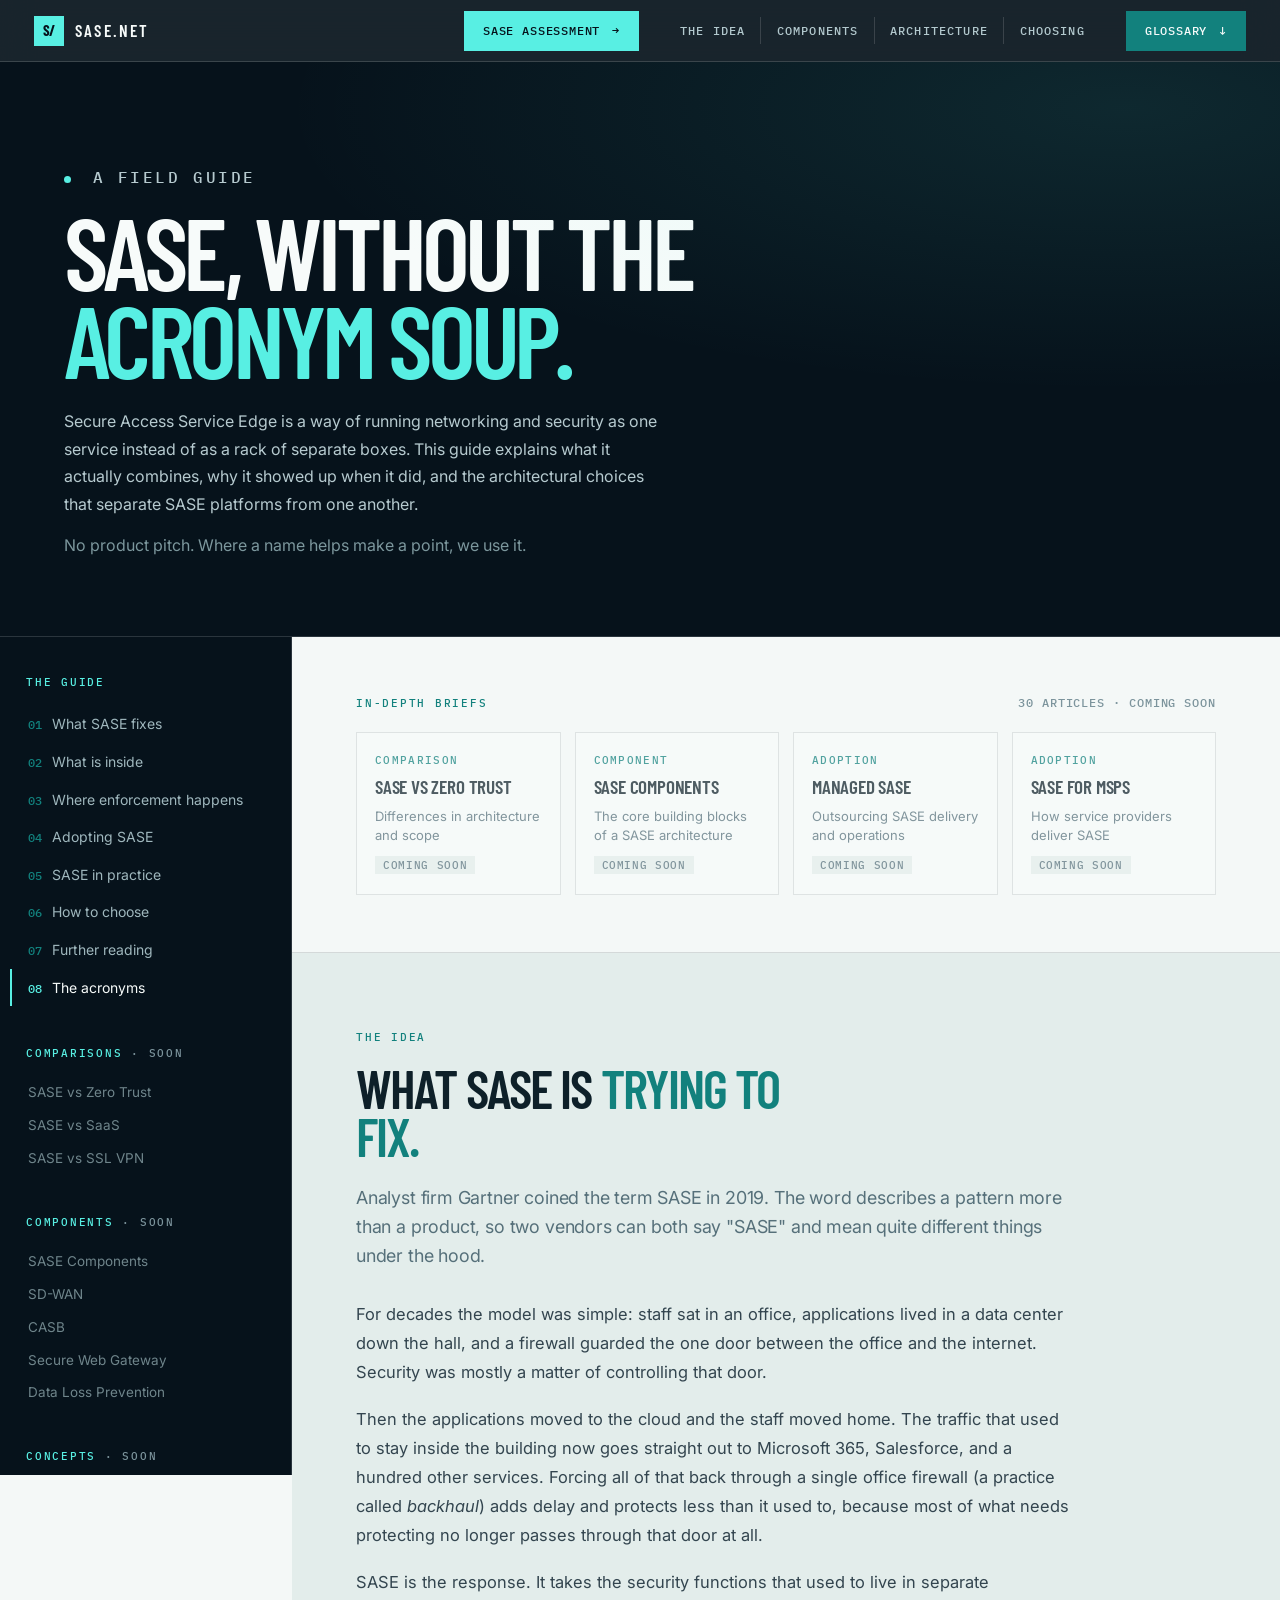
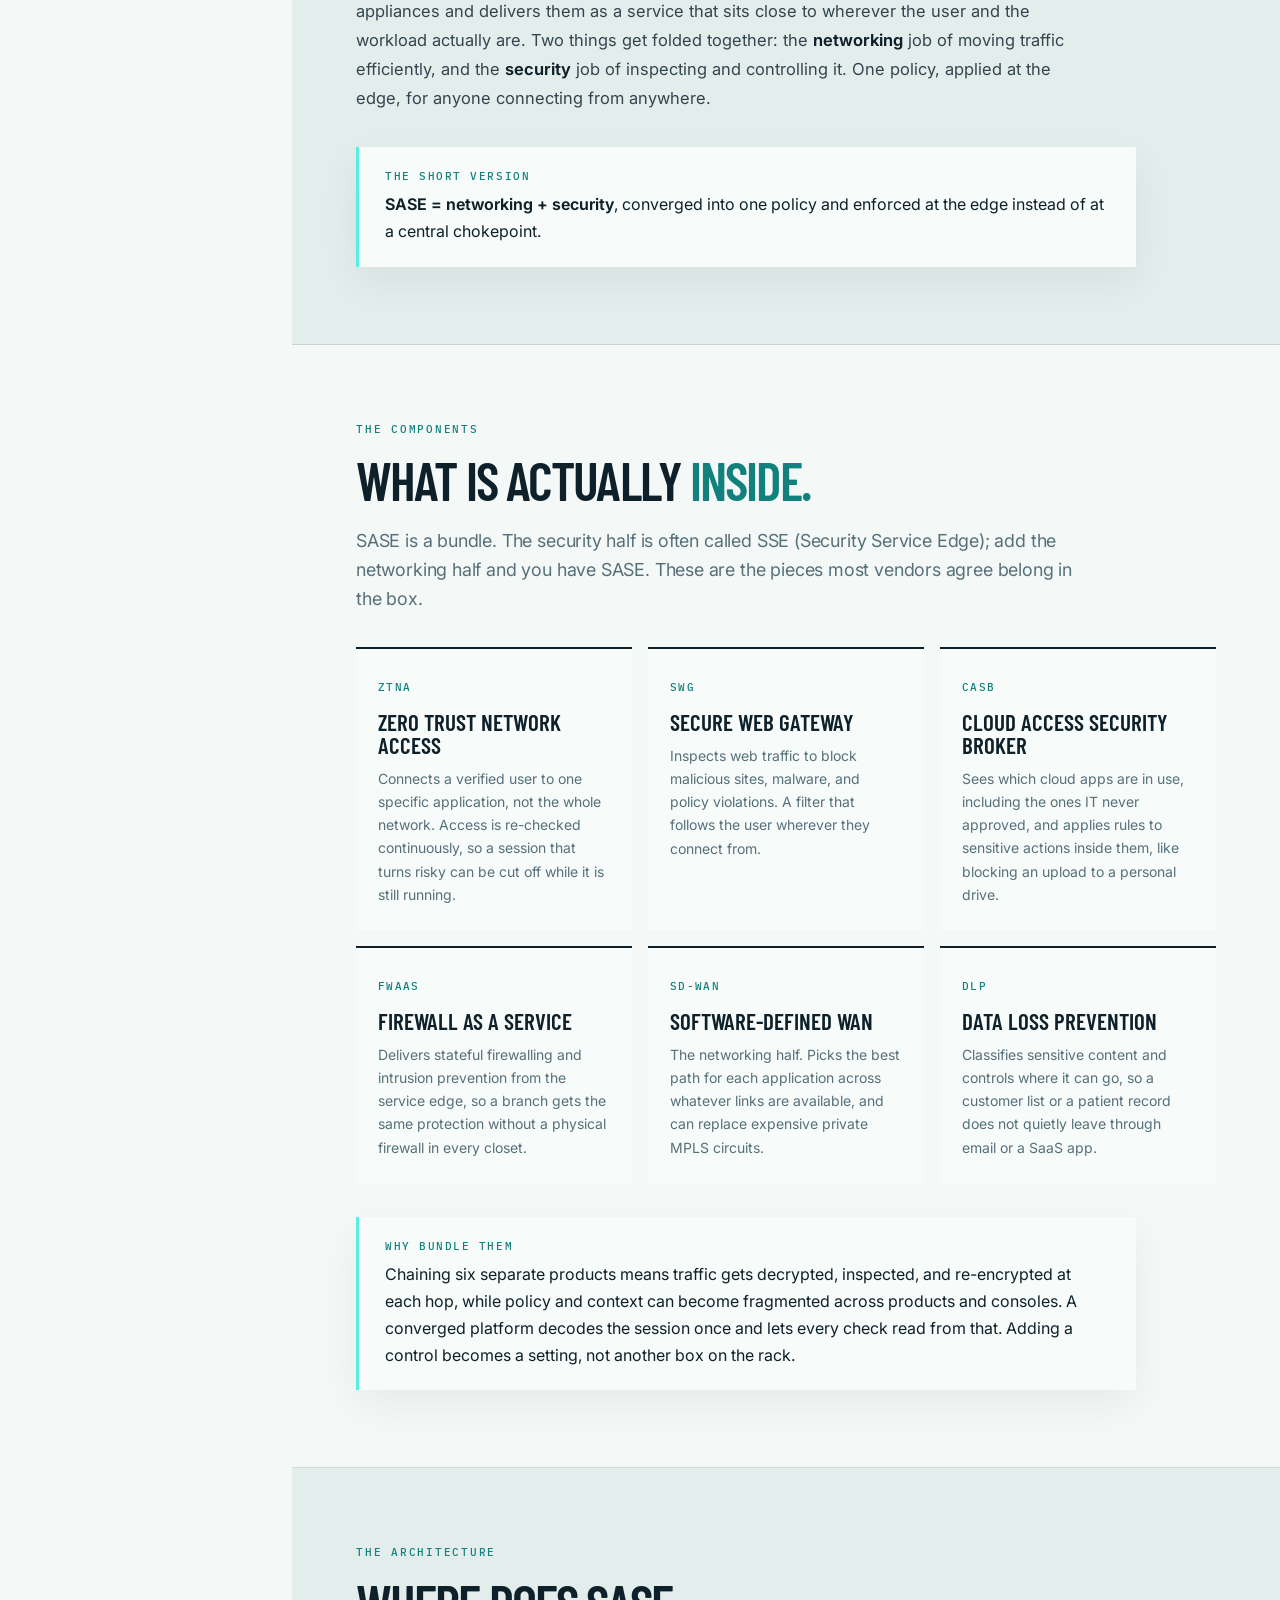
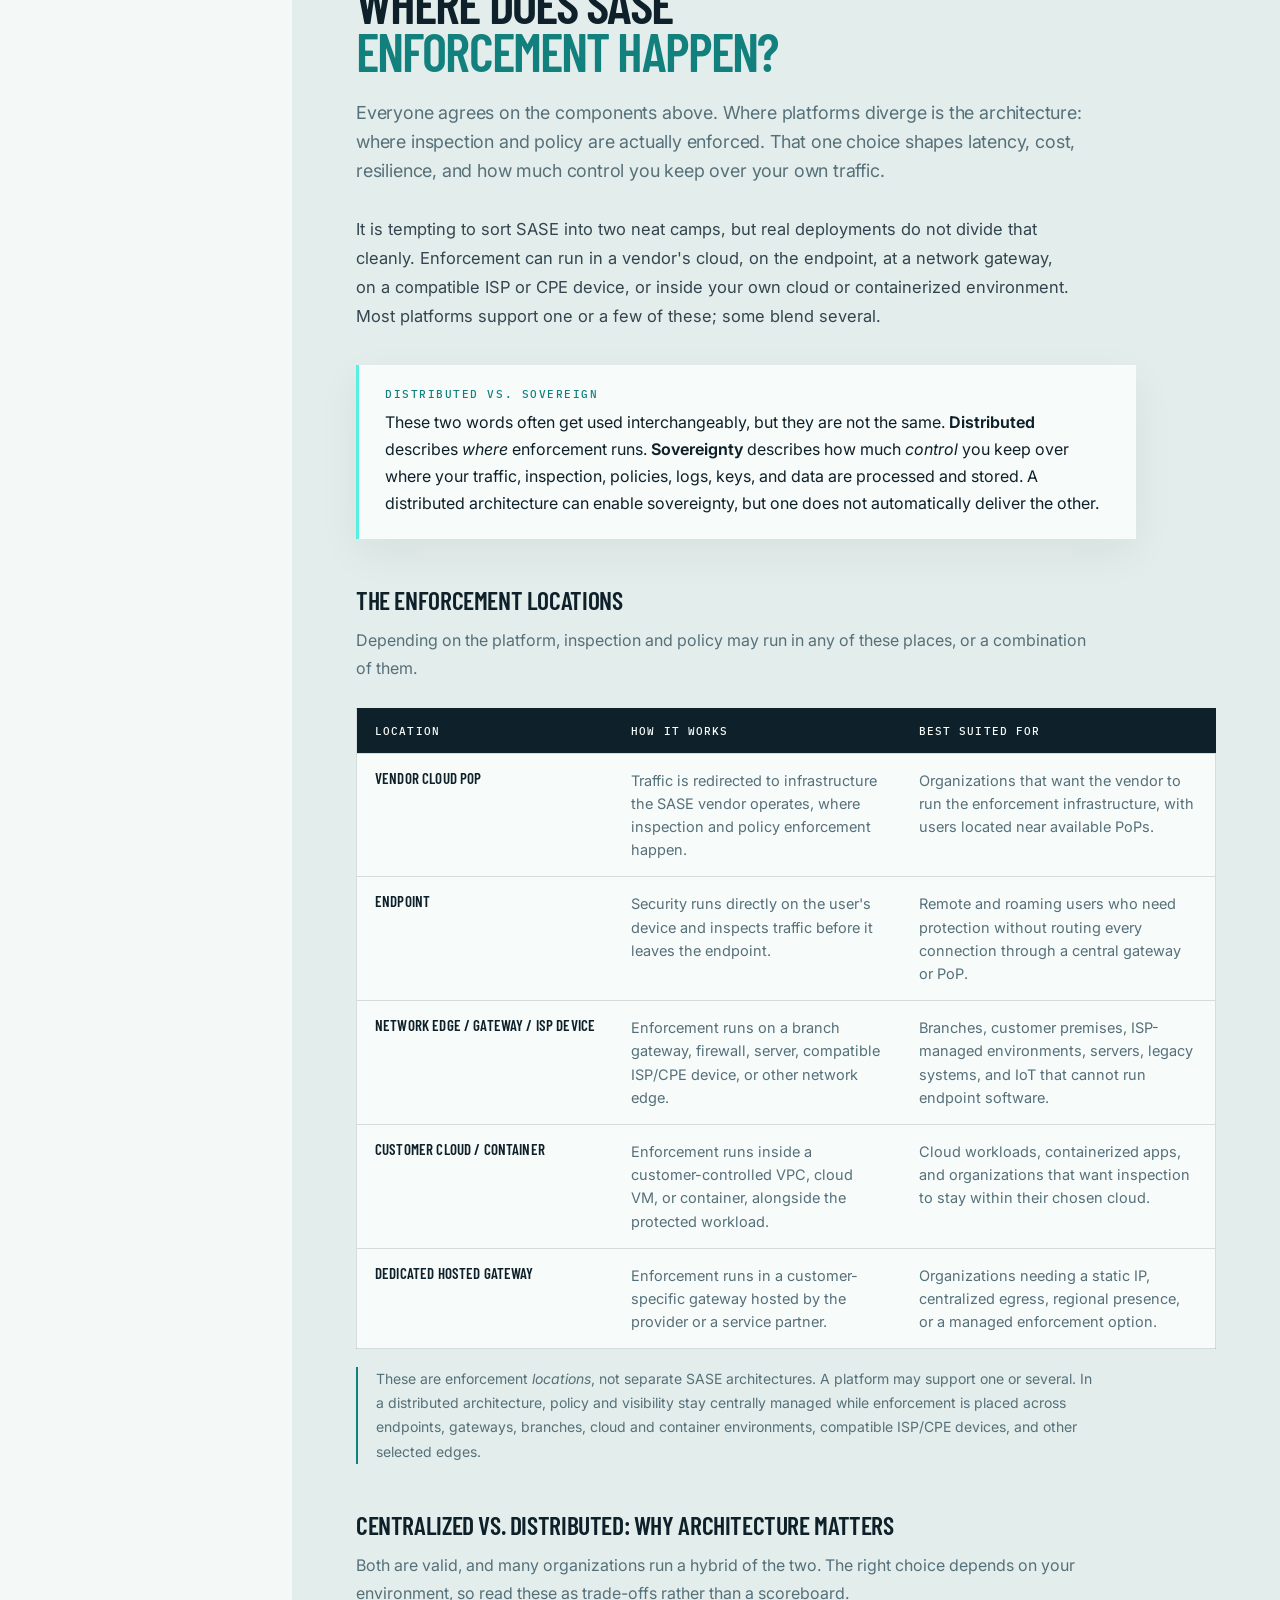
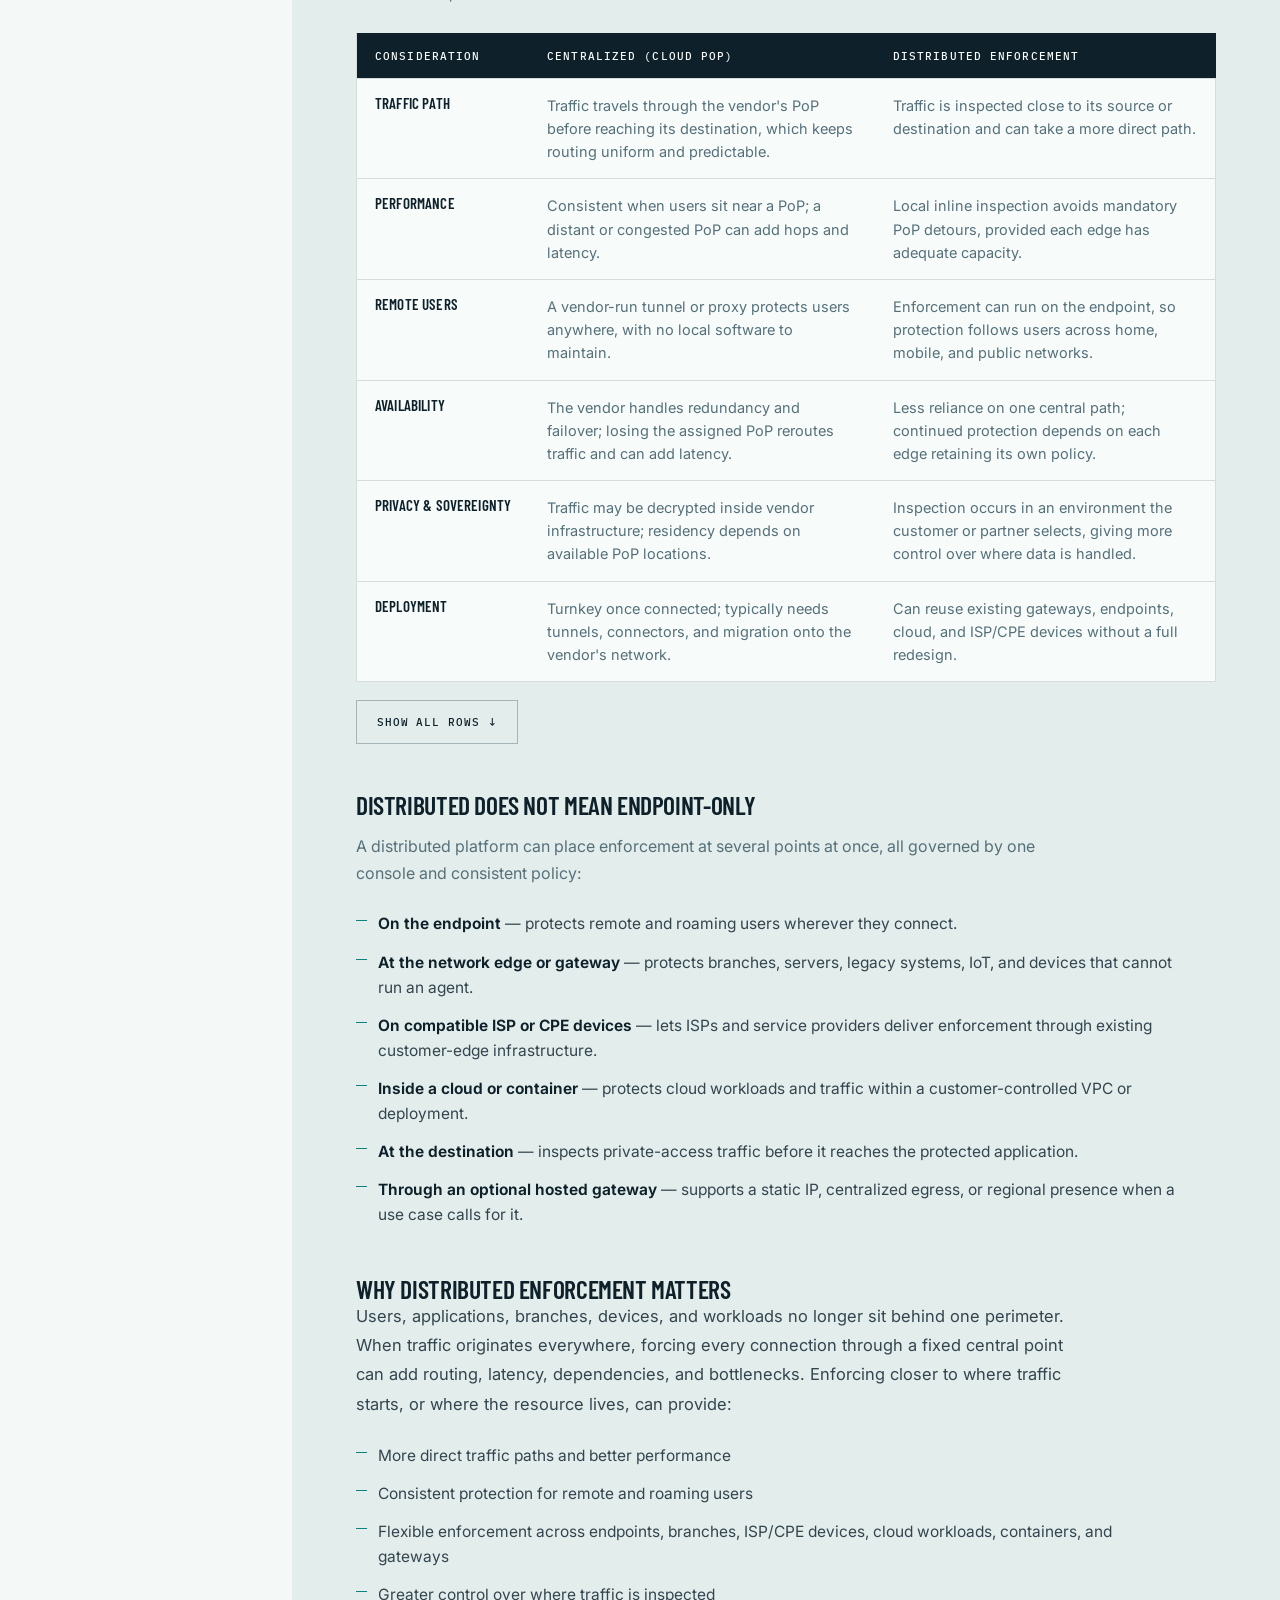
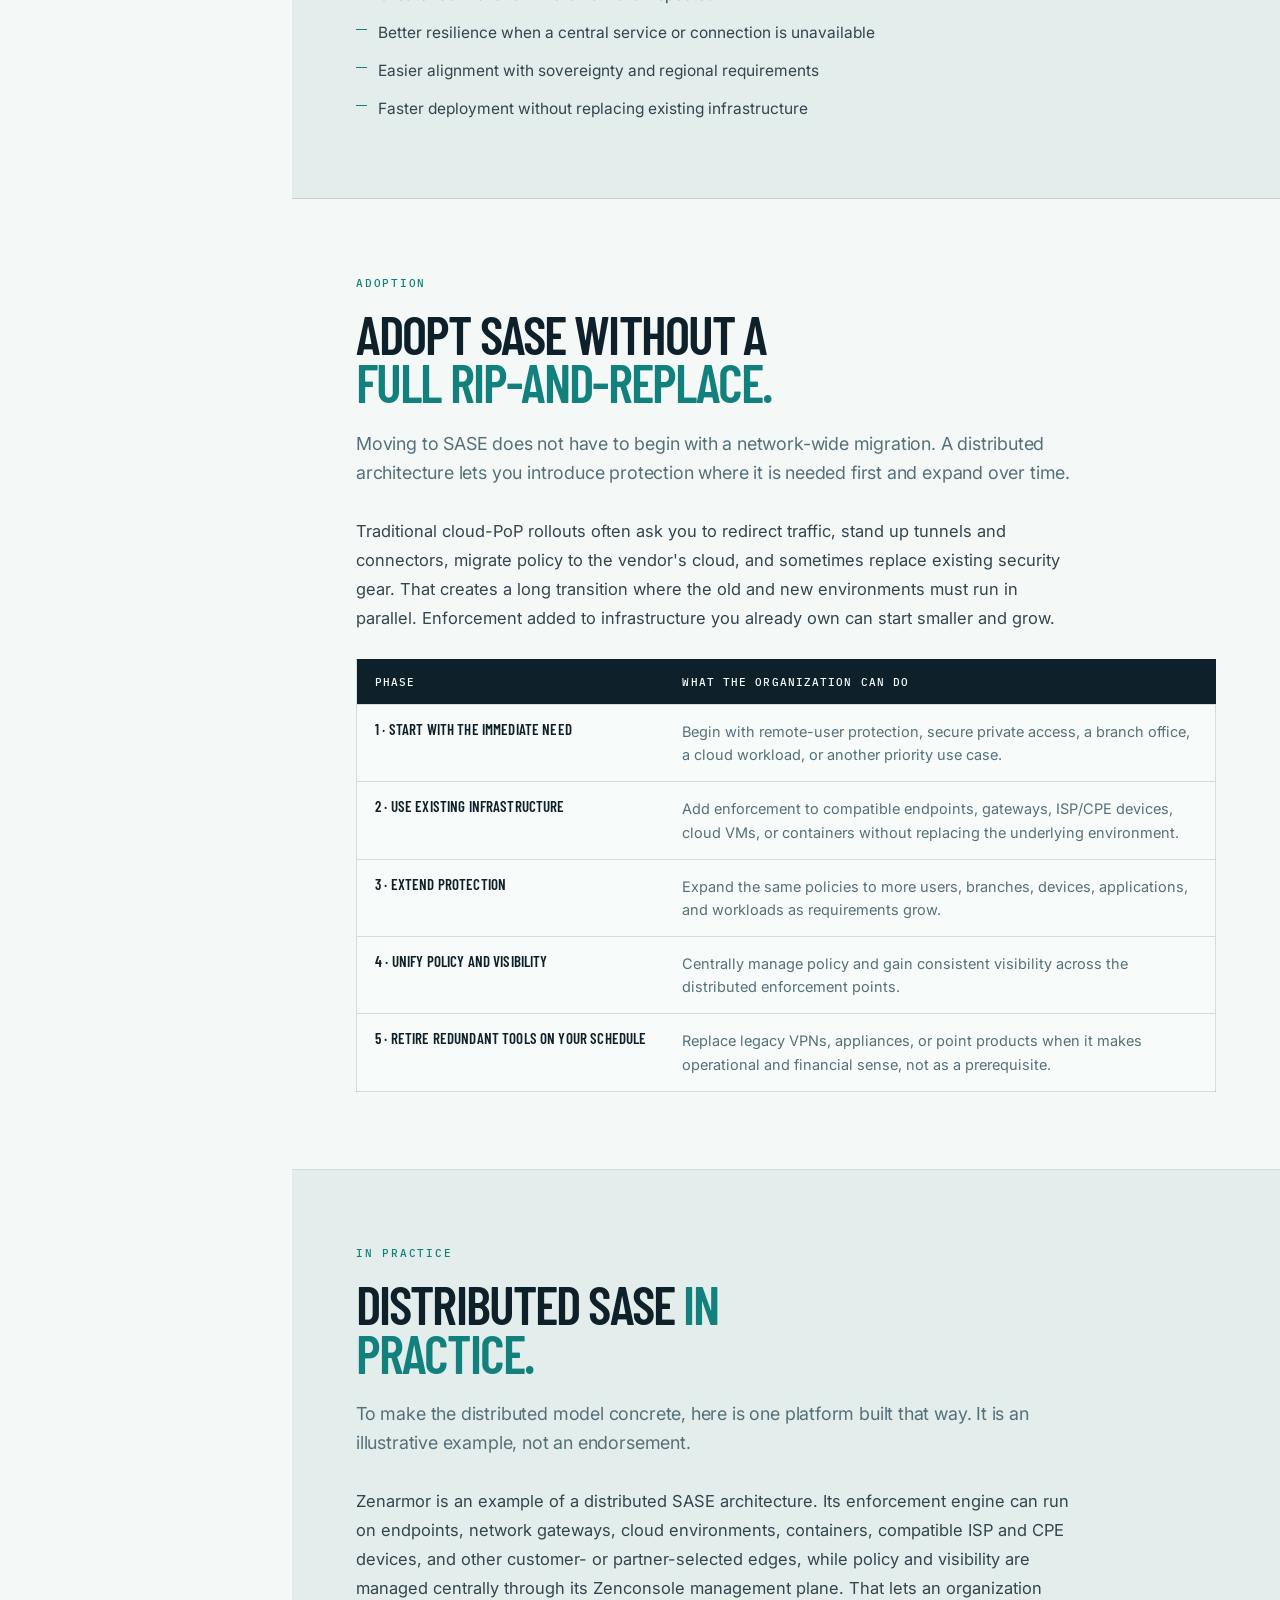
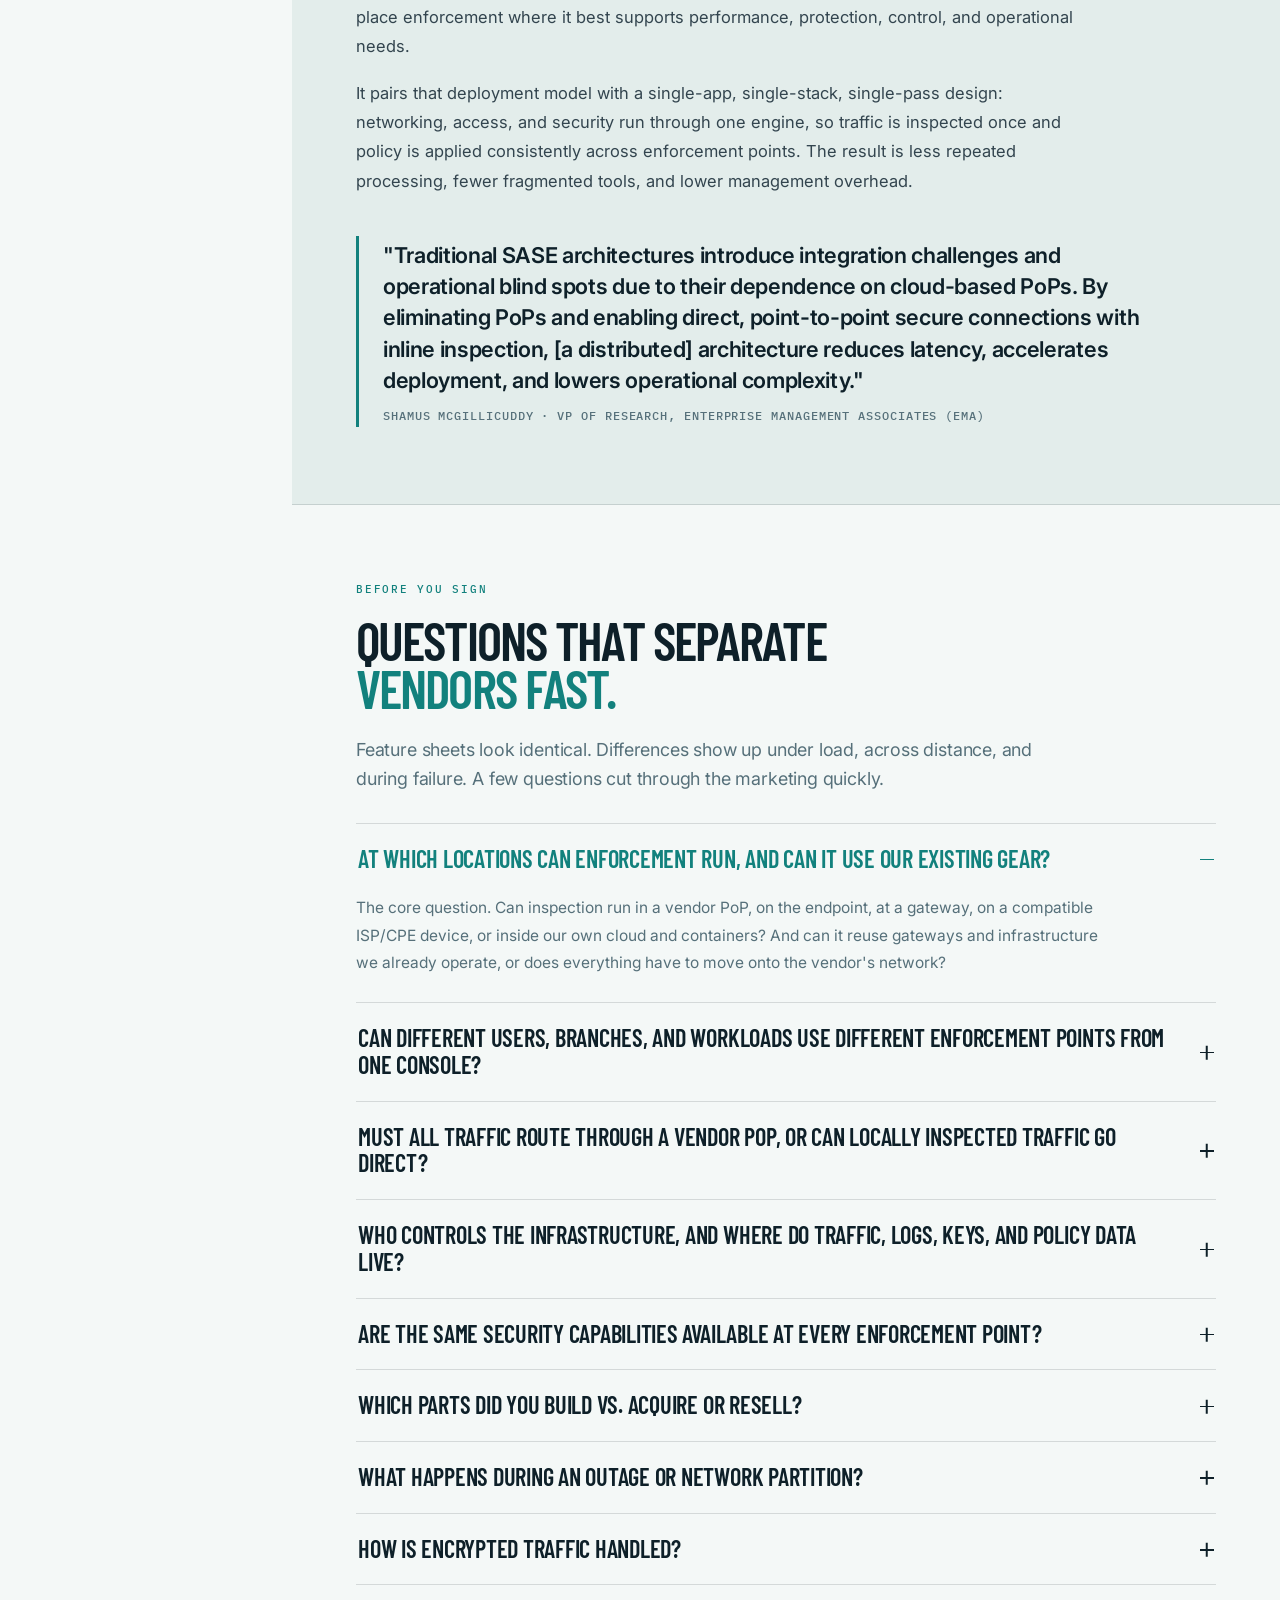
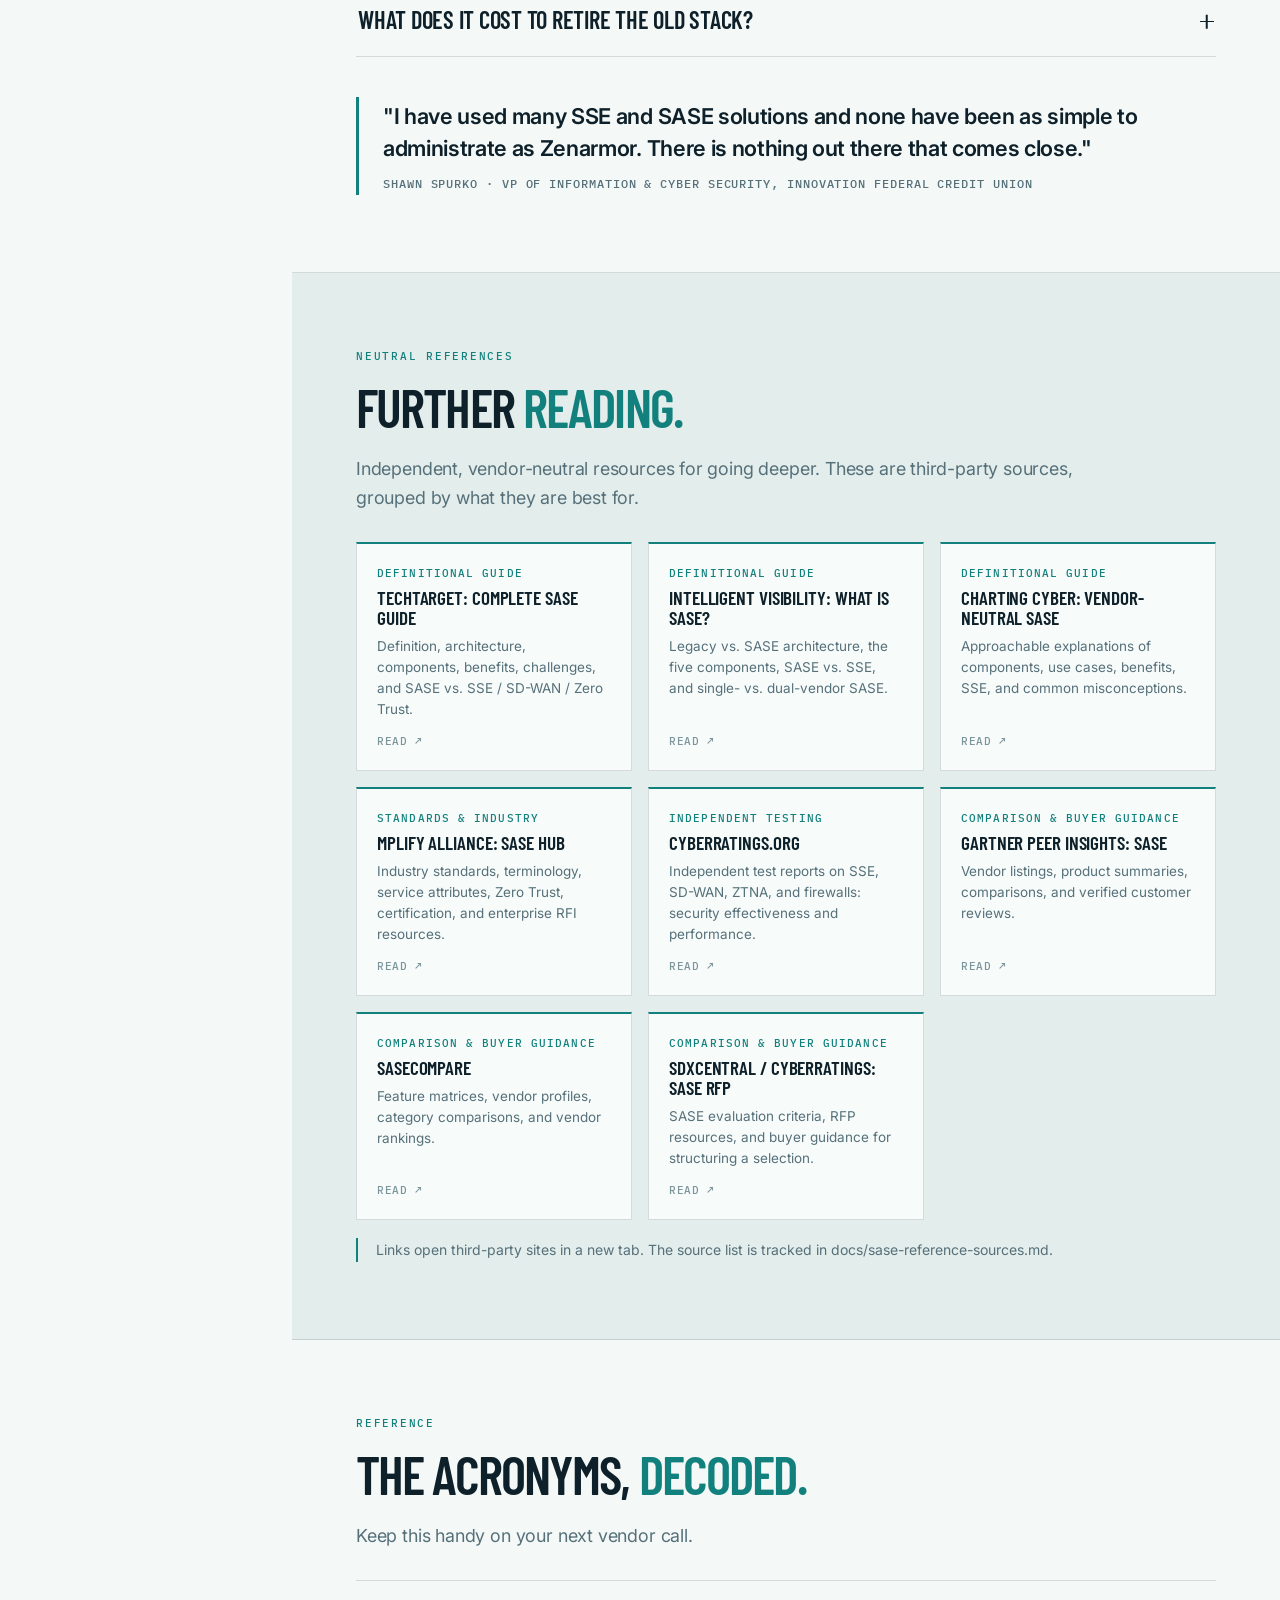
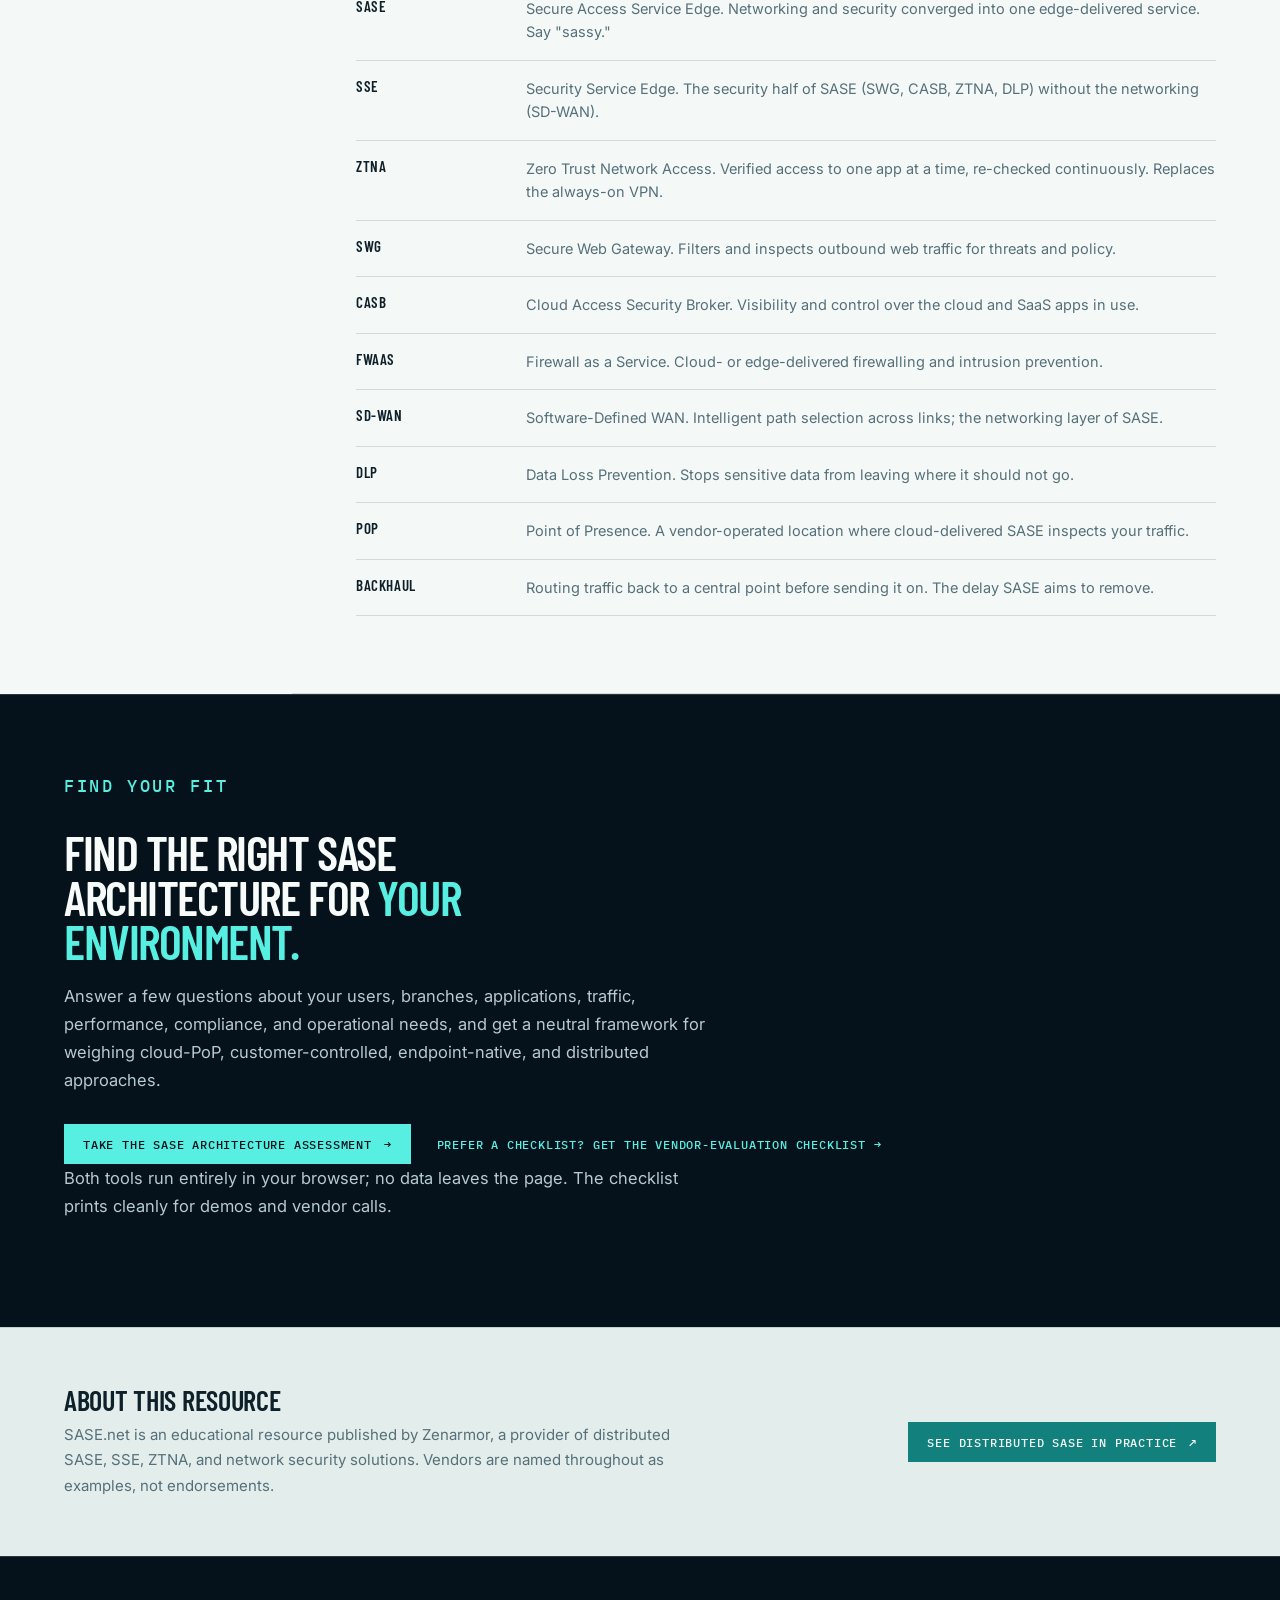
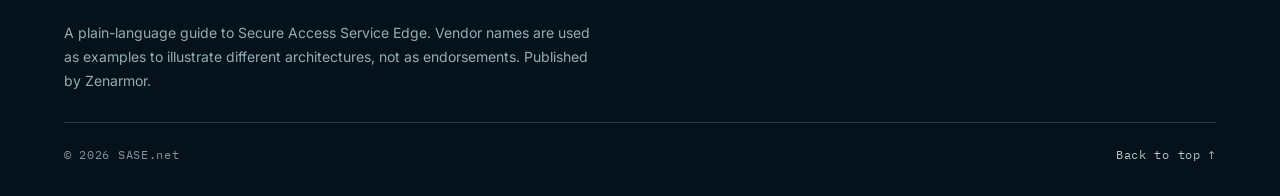
<file: sase-explained.html>
<!doctype html>
<html lang="en">
<head>
  <meta charset="utf-8">
  <meta name="viewport" content="width=device-width, initial-scale=1">
  <meta name="description" content="A plain-language guide to Secure Access Service Edge (SASE): what it combines, where enforcement can run, how centralized and distributed architectures compare, and how to choose.">
  <meta name="theme-color" content="#06121b">
  <title>SASE, Explained</title>
  <link rel="preconnect" href="https://fonts.googleapis.com">
  <link rel="preconnect" href="https://fonts.gstatic.com" crossorigin>
  <link rel="stylesheet" href="https://fonts.googleapis.com/css2?family=Barlow+Condensed:ital,wght@0,500;0,600;0,700;1,600&family=IBM+Plex+Mono:wght@400;500&family=Inter:wght@400;500;600&display=swap">
  <style>
    /* ============================================================
       SASE.net — "SASE Explained" guide page
       Reuses the SASE.net homepage design language (tokens, fonts,
       treatments) in a two-column documentation layout.
       ============================================================ */
    :root {
      --navy: #06121b; --navy-2: #0a1e2b; --panel: #0f2a39; --panel-2: #143546;
      --cyan: #58efe3; --blue: #6e9cff; --amber: #ffad66;
      --paper: #f4f8f7; --muted: #e3edeb; --ink: #0e2029;
      --slate: #56707a; --slate-2: #7c949c; --white: #f7fbfa;
      --teal: #12817d;
      --line-dark: rgba(14, 32, 41, .14);
      --line-dark-2: rgba(14, 32, 41, .28);
      --line-light: rgba(247, 251, 250, .15);
      --line-light-2: rgba(247, 251, 250, .32);
      --display: "Barlow Condensed", "Arial Narrow", Arial, sans-serif;
      --body: Inter, -apple-system, "Segoe UI", Arial, sans-serif;
      --mono: "IBM Plex Mono", ui-monospace, "Cascadia Mono", monospace;
      --ease: cubic-bezier(.22, .61, .36, 1);
      --radius: 3px;
      --header-h: 62px;
      --nav-w: 292px;
      --shell: 1520px;
    }

    *, *::before, *::after { box-sizing: border-box; }
    html { scroll-behavior: smooth; scroll-padding-top: calc(var(--header-h) + 20px); -webkit-text-size-adjust: 100%; }
    body {
      margin: 0; color: var(--ink); background: var(--paper);
      font-family: var(--body); font-size: 16px; line-height: 1.6;
      overflow-x: hidden; -webkit-font-smoothing: antialiased;
    }
    img, svg { max-width: 100%; }
    a { color: inherit; }
    button, input, select { font: inherit; color: inherit; }
    h1, h2, h3, h4, p, blockquote, ul { margin-top: 0; }
    ul { padding-left: 0; list-style: none; }
    ::selection { color: var(--navy); background: var(--cyan); }
    :focus-visible { outline: 2px solid var(--amber); outline-offset: 3px; }
    .sr-only { position: absolute; width: 1px; height: 1px; overflow: hidden; clip: rect(0 0 0 0); clip-path: inset(50%); white-space: nowrap; }

    /* ---------------------------------------------------- header --- */
    .topbar {
      position: sticky; top: 0; z-index: 100; height: var(--header-h);
      display: flex; align-items: center; justify-content: space-between; gap: 20px;
      padding: 0 clamp(18px, 3vw, 34px);
      color: var(--white); background: rgba(6, 18, 27, .92);
      border-bottom: 1px solid var(--line-light);
      backdrop-filter: blur(16px) saturate(140%); -webkit-backdrop-filter: blur(16px) saturate(140%);
    }
    .brand { display: inline-flex; align-items: center; gap: 11px; color: inherit; text-decoration: none; font: 600 17px/1 var(--display); letter-spacing: .13em; }
    .brand-mark { display: grid; place-items: center; width: 30px; height: 30px; color: var(--navy); background: var(--cyan); font: 700 15px/1 var(--display); letter-spacing: -.04em; }
    .topnav { display: flex; align-items: center; gap: clamp(16px, 2vw, 30px); }
    .topnav a:not(.button) { color: #b3c9ce; text-decoration: none; font: 500 11.5px var(--mono); letter-spacing: .1em; text-transform: uppercase; transition: color .2s var(--ease); }
    .topnav a:not(.button):hover { color: var(--cyan); }
    .topnav-links { display: inline-flex; align-items: center; }
    .topnav-links a:not(.button) { padding: 6px clamp(12px, 1.2vw, 18px); }
    .topnav-links a:not(.button) + a { border-left: 1px solid var(--line-light); }
    .button {
      display: inline-flex; align-items: center; gap: 12px; min-height: 40px; padding: 0 18px;
      color: var(--navy); background: var(--cyan); border: 1px solid var(--cyan);
      font: 500 11.5px var(--mono); letter-spacing: .07em; text-transform: uppercase; text-decoration: none; cursor: pointer;
      transition: background .2s var(--ease), border-color .2s var(--ease), transform .2s var(--ease);
    }
    .button:hover { background: var(--white); border-color: var(--white); transform: translateY(-1px); }
    .button span { transition: transform .2s var(--ease); }
    .button:hover span { transform: translateX(3px); }
    .button-teal { color: var(--white); background: var(--teal); border-color: var(--teal); }
    .button-teal:hover { color: var(--navy); background: var(--cyan); border-color: var(--cyan); }
    .menu-toggle { display: none; width: 40px; height: 40px; padding: 10px 8px; background: transparent; border: 1px solid var(--line-light-2); cursor: pointer; }
    .menu-toggle span { display: block; height: 1px; background: currentColor; }
    .menu-toggle span + span { margin-top: 6px; }

    /* ------------------------------------------------------- hero --- */
    .hero { color: var(--white); background: var(--navy); border-bottom: 1px solid var(--line-light); position: relative; overflow: hidden; }
    .hero::after {
      content: ""; position: absolute; inset: 0; pointer-events: none;
      background: radial-gradient(120% 90% at 88% 8%, rgba(88, 239, 227, .10), transparent 55%);
    }
    .hero-inner { position: relative; max-width: var(--shell); margin: 0 auto; padding: clamp(58px, 8vw, 104px) clamp(24px, 5vw, 96px) clamp(50px, 6vw, 84px); }
    .eyebrow { margin: 0 0 24px; color: var(--cyan); font: 500 11.5px var(--mono); letter-spacing: .16em; text-transform: uppercase; }
    .eyebrow .dot { display: inline-block; width: 7px; height: 7px; margin-right: 9px; border-radius: 50%; background: var(--cyan); vertical-align: middle; }
    .hero h1 { max-width: 16ch; margin: 0 0 26px; font: 600 clamp(50px, 8vw, 122px)/.86 var(--display); letter-spacing: -.045em; text-transform: uppercase; }
    .hero h1 em { font-style: normal; color: var(--cyan); }
    .hero p { max-width: 60ch; margin: 0 0 14px; color: #b6cacf; font-size: clamp(16px, 1.15vw, 19px); line-height: 1.72; }
    .hero p:last-of-type { margin-bottom: 0; color: #7c979d; }

    /* ------------------------------------------------- doc shell --- */
    .doc { display: grid; grid-template-columns: var(--nav-w) minmax(0, 1fr); align-items: start; max-width: var(--shell); margin: 0 auto; }

    /* left navigation */
    .doc-nav {
      position: sticky; top: var(--header-h); align-self: start;
      height: calc(100vh - var(--header-h)); overflow-y: auto; overscroll-behavior: contain;
      padding: 38px 26px 48px; color: #b7c8cd; background: var(--navy);
      border-right: 1px solid var(--line-light);
      scrollbar-width: thin; scrollbar-color: rgba(88, 239, 227, .4) transparent;
    }
    .nav-block + .nav-block { margin-top: 40px; }
    .nav-label { margin: 0 0 16px; color: var(--cyan); font: 500 11px var(--mono); letter-spacing: .16em; text-transform: uppercase; }
    .doc-nav a { display: block; padding: 9px 0 9px 16px; margin-left: -16px; color: #9fb7bd; text-decoration: none; font-size: 14px; line-height: 1.4; border-left: 2px solid transparent; transition: color .2s var(--ease), border-color .2s var(--ease); }
    .doc-nav .toc a .n { color: var(--teal); font: 500 11.5px var(--mono); margin-right: 10px; }
    .doc-nav .toc a:hover { color: var(--white); }
    .doc-nav .toc a.active { color: var(--white); border-left-color: var(--cyan); }
    .doc-nav .toc a.active .n { color: var(--cyan); }
    .sources a { position: relative; padding-right: 16px; }
    .sources a:hover { color: var(--cyan); border-left-color: var(--line-light-2); }
    .sources a b { display: block; font-weight: 600; font-size: 13.5px; color: inherit; }
    .sources a small { display: block; margin-top: 2px; color: var(--slate-2); font: 400 11px var(--mono); }
    .sources a::after { content: "↗"; position: absolute; right: 0; top: 9px; font-size: 11px; opacity: .5; }
    .nav-note { margin: 14px 0 0; color: var(--slate-2); font-size: 11.5px; line-height: 1.55; }
    .doc-nav .arts a { padding: 7px 0 7px 16px; font-size: 13.5px; }
    .doc-nav .arts a:hover { color: var(--white); border-left-color: var(--line-light-2); }

    /* backdrop for the mobile nav drawer — fixed so it never joins the grid */
    .nav-scrim { position: fixed; inset: var(--header-h) 0 0; z-index: 94; background: rgba(6, 18, 27, .5); opacity: 0; visibility: hidden; pointer-events: none; transition: opacity .3s var(--ease), visibility .3s; }
    .nav-scrim.open { opacity: 1; visibility: visible; pointer-events: auto; }

    /* main column */
    .doc-main { min-width: 0; background: var(--paper); }
    .sec { padding: clamp(52px, 6vw, 92px) clamp(24px, 5vw, 84px); border-bottom: 1px solid var(--line-dark); }
    .sec:nth-child(even) { background: var(--muted); }
    .kicker { margin: 0 0 20px; color: var(--teal); font: 500 11px var(--mono); letter-spacing: .16em; text-transform: uppercase; }
    .sec h2 { max-width: 20ch; margin: 0 0 22px; font: 600 clamp(34px, 4.2vw, 66px)/.9 var(--display); letter-spacing: -.035em; text-transform: uppercase; }
    .sec h2 em { font-style: normal; color: var(--teal); }
    .prose { max-width: 72ch; }
    .prose p { margin: 0 0 18px; color: #33454f; font-size: 16.5px; line-height: 1.76; }
    .prose p:last-child { margin-bottom: 0; }
    .prose strong { color: var(--ink); font-weight: 650; }
    .lede { max-width: 66ch; margin: 0 0 30px; color: var(--slate); font-size: clamp(17px, 1.4vw, 20px); line-height: 1.62; letter-spacing: -.01em; }

    /* callout */
    .callout { max-width: 78ch; margin: 34px 0 0; padding: 22px 26px; background: var(--white); border-left: 3px solid var(--cyan); box-shadow: 0 14px 40px rgba(14, 32, 41, .06); }
    .callout .tag { display: block; margin-bottom: 8px; color: var(--teal); font: 500 11px var(--mono); letter-spacing: .14em; text-transform: uppercase; }
    .callout p { margin: 0; font-size: 16px; line-height: 1.68; }
    .callout strong { font-weight: 650; }

    /* component cards */
    .cards { display: grid; grid-template-columns: repeat(3, 1fr); gap: 16px; margin-top: 34px; }
    .card { padding: 24px 22px; background: var(--white); border-top: 2px solid var(--ink); }
    .card .abbr { color: var(--teal); font: 500 11px var(--mono); letter-spacing: .12em; text-transform: uppercase; }
    .card h3 { margin: 12px 0 10px; font: 600 clamp(20px, 1.8vw, 26px)/1 var(--display); text-transform: uppercase; }
    .card p { margin: 0; color: var(--slate); font-size: 14px; line-height: 1.66; }

    /* further-reading reference cards */
    .refs { display: grid; grid-template-columns: repeat(3, 1fr); gap: 16px; margin-top: 30px; }
    .ref { display: flex; flex-direction: column; gap: 8px; padding: 22px 20px; background: var(--white); border: 1px solid var(--line-dark); border-top: 2px solid var(--teal); text-decoration: none; transition: border-color .2s var(--ease), transform .2s var(--ease); }
    .ref:hover { border-color: var(--teal); transform: translateY(-3px); }
    .ref .role { color: var(--teal); font: 500 11px var(--mono); letter-spacing: .1em; text-transform: uppercase; }
    .ref b { font: 600 clamp(17px, 1.5vw, 21px)/1.05 var(--display); text-transform: uppercase; letter-spacing: -.005em; color: var(--ink); }
    .ref .d { color: var(--slate); font-size: 13.5px; line-height: 1.55; }
    .ref .ext { margin-top: auto; padding-top: 6px; color: var(--slate-2); font: 500 11px var(--mono); letter-spacing: .06em; text-transform: uppercase; }
    .ref:hover .ext { color: var(--teal); }

    /* two-model comparison */
    .models { display: grid; grid-template-columns: 1fr 1fr; gap: 18px; margin-top: 34px; }
    .model { padding: 28px 26px; }
    .model.cloud { color: var(--white); background: var(--ink); }
    .model.sovereign { color: var(--navy); background: var(--cyan); }
    .model .tag { font: 500 11px var(--mono); letter-spacing: .14em; text-transform: uppercase; opacity: .7; }
    .model h3 { margin: 8px 0 18px; font: 600 clamp(24px, 2.4vw, 34px)/.98 var(--display); text-transform: uppercase; }
    .model ul { display: grid; gap: 12px; margin: 0; }
    .model li { position: relative; padding-left: 20px; font-size: 14.5px; line-height: 1.6; }
    .model.cloud li { color: #cdd9dd; }
    .model li::before { content: ""; position: absolute; left: 0; top: .6em; width: 10px; height: 1px; background: currentColor; opacity: .8; }
    .model .who { margin: 20px 0 0; padding-top: 16px; border-top: 1px solid currentColor; font-size: 13px; line-height: 1.6; opacity: .85; }
    .model.cloud .who { border-top-color: var(--line-light); }
    .model .who b { font-weight: 650; }

    /* quote */
    blockquote.pull { max-width: 80ch; margin: 40px 0 0; padding: 4px 0 4px 24px; border-left: 3px solid var(--teal); }
    blockquote.pull p { margin: 0 0 12px; font: 600 clamp(18px, 1.7vw, 23px)/1.44 var(--body); letter-spacing: -.015em; color: var(--ink); }
    blockquote.pull footer { color: var(--slate); font: 500 11.5px var(--mono); letter-spacing: .08em; text-transform: uppercase; }

    /* FAQ accordions */
    .faq { margin-top: 30px; border-top: 1px solid var(--line-dark); }
    details.q { border-bottom: 1px solid var(--line-dark); }
    details.q summary { display: flex; align-items: center; gap: 18px; padding: 22px 2px; cursor: pointer; list-style: none; transition: padding-left .3s var(--ease), color .2s var(--ease); }
    details.q summary::-webkit-details-marker { display: none; }
    details.q summary:hover { padding-left: 10px; color: var(--teal); }
    details.q summary .qt { flex: 1; font: 600 clamp(19px, 1.9vw, 27px)/1.1 var(--display); text-transform: uppercase; letter-spacing: -.01em; }
    details.q summary .mark { flex: none; position: relative; width: 14px; height: 14px; }
    details.q summary .mark::before, details.q summary .mark::after { content: ""; position: absolute; top: 50%; left: 0; width: 14px; height: 1.5px; background: currentColor; transition: transform .3s var(--ease), opacity .3s var(--ease); }
    details.q summary .mark::after { transform: rotate(90deg); }
    details.q[open] summary .mark::after { transform: rotate(0); opacity: 0; }
    details.q[open] summary { color: var(--teal); }
    details.q .qa { max-width: 76ch; padding: 0 0 26px; }
    details.q .qa p { margin: 0; color: var(--slate); font-size: 15.5px; line-height: 1.76; }

    /* glossary */
    .terms { margin-top: 30px; border-top: 1px solid var(--line-dark); }
    .terms div { display: grid; grid-template-columns: 150px 1fr; gap: 20px; padding: 16px 0; border-bottom: 1px solid var(--line-dark); }
    .terms dt, .terms div b { font: 600 15px var(--display); letter-spacing: .04em; text-transform: uppercase; color: var(--ink); }
    .terms div span { color: var(--slate); font-size: 14.5px; line-height: 1.62; }

    /* footer */
    .site-footer { color: var(--white); background: var(--navy); border-top: 1px solid var(--line-light); }
    .footer-inner { max-width: var(--shell); margin: 0 auto; padding: clamp(44px, 5vw, 70px) clamp(24px, 5vw, 84px) 34px; }
    .footer-inner .note { max-width: 60ch; margin: 0 0 30px; color: #93aeb4; font-size: 14px; line-height: 1.7; }
    .footer-base { display: flex; flex-wrap: wrap; justify-content: space-between; gap: 12px; padding-top: 24px; border-top: 1px solid var(--line-light); color: var(--slate-2); font: 400 11.5px var(--mono); letter-spacing: .06em; }
    .footer-base a { color: #b3c9ce; text-decoration: none; }
    .footer-base a:hover { color: var(--cyan); }

    /* latest briefs strip */
    .briefs { padding: clamp(38px, 4.5vw, 60px) clamp(24px, 5vw, 84px); background: var(--paper); border-bottom: 1px solid var(--line-dark); }
    .briefs-head { display: flex; align-items: baseline; justify-content: space-between; gap: 16px; margin-bottom: 22px; }
    .briefs-head .kicker { margin: 0; }
    .briefs-all { color: var(--teal); text-decoration: none; font: 500 11.5px var(--mono); letter-spacing: .08em; text-transform: uppercase; white-space: nowrap; }
    .briefs-all:hover { color: var(--ink); }
    .briefs-row { display: grid; grid-template-columns: repeat(4, 1fr); gap: 14px; }
    .brief { display: flex; flex-direction: column; gap: 10px; padding: 20px 18px; background: var(--white); border: 1px solid var(--line-dark); text-decoration: none; transition: border-color .2s var(--ease), transform .2s var(--ease); }
    .brief:hover { border-color: var(--teal); transform: translateY(-3px); }
    .brief .bt { color: var(--teal); font: 500 11px var(--mono); letter-spacing: .12em; text-transform: uppercase; }
    .brief b { font: 600 clamp(18px, 1.5vw, 22px)/1.02 var(--display); text-transform: uppercase; letter-spacing: -.01em; }
    .brief .bd { color: var(--slate); font-size: 13px; line-height: 1.5; }
    /* coming-soon brief cards (articles not built yet) */
    .brief.soon { cursor: default; opacity: .72; }
    .brief.soon:hover { border-color: var(--line-dark); transform: none; }
    .brief .soon-tag { align-self: flex-start; padding: 2px 8px; background: var(--muted); color: var(--slate); font: 500 11px var(--mono); letter-spacing: .06em; text-transform: uppercase; }
    .briefs-soon { color: var(--slate-2); font: 500 11.5px var(--mono); letter-spacing: .08em; text-transform: uppercase; white-space: nowrap; }

    /* coming-soon article items in the sidebar */
    .doc-nav .arts .nav-label .soon { color: var(--slate-2); font-weight: 500; }
    .doc-nav .arts .art { display: block; padding: 7px 0 7px 16px; margin-left: -16px; color: #6f858b; font-size: 13.5px; line-height: 1.4; border-left: 2px solid transparent; cursor: default; }

    /* subheads inside a section */
    .subhead { margin: 48px 0 0; font: 600 clamp(21px, 2vw, 30px)/1.05 var(--display); text-transform: uppercase; letter-spacing: -.015em; color: var(--ink); }
    .prose-lead { max-width: 74ch; margin: 14px 0 0; color: var(--slate); font-size: 16px; line-height: 1.7; }

    /* data tables */
    .tbl-wrap { margin-top: 26px; overflow-x: auto; }
    .tbl { width: 100%; border-collapse: collapse; background: var(--white); border: 1px solid var(--line-dark); }
    .tbl th, .tbl td { text-align: left; padding: 15px 18px; border-bottom: 1px solid var(--line-dark); vertical-align: top; font-size: 14.5px; line-height: 1.6; color: var(--slate); }
    .tbl thead th { background: var(--ink); color: var(--white); font: 500 11px var(--mono); letter-spacing: .1em; text-transform: uppercase; vertical-align: middle; }
    .tbl tbody th { color: var(--ink); font: 600 15px var(--display); letter-spacing: .01em; text-transform: uppercase; white-space: nowrap; width: 1%; }
    .tbl tbody tr:last-child td, .tbl tbody tr:last-child th { border-bottom: 0; }
    .tbl tr.is-extra { display: none; }
    .tbl.is-open tr.is-extra { display: table-row; }
    .tbl-note { max-width: 82ch; margin: 18px 0 0; padding-left: 18px; border-left: 2px solid var(--teal); color: var(--slate); font-size: 14px; line-height: 1.72; }
    .tbl-more { margin-top: 18px; }
    .btn-ghost { display: inline-flex; align-items: center; gap: 10px; min-height: 44px; padding: 0 20px; background: transparent; color: var(--ink); border: 1px solid var(--line-dark-2); font: 500 11px var(--mono); letter-spacing: .08em; text-transform: uppercase; cursor: pointer; transition: background .2s var(--ease), color .2s var(--ease), border-color .2s var(--ease); }
    .btn-ghost:hover { background: var(--ink); color: var(--white); border-color: var(--ink); }

    /* bulleted list (enforcement points, benefits) */
    .blist { max-width: 82ch; margin: 24px 0 0; display: grid; gap: 13px; }
    .blist li { position: relative; padding-left: 22px; color: #33454f; font-size: 15.5px; line-height: 1.62; }
    .blist li::before { content: ""; position: absolute; left: 0; top: .58em; width: 11px; height: 1px; background: var(--teal); }
    .blist li b { color: var(--ink); font-weight: 650; }

    /* primary CTA band */
    .cta-band { background: var(--navy); color: var(--white); border-top: 1px solid var(--line-light); }
    .cta-inner { max-width: var(--shell); margin: 0 auto; padding: clamp(56px, 6vw, 88px) clamp(24px, 5vw, 84px); }
    .cta-inner .kicker { color: var(--cyan); }
    .cta-inner h2 { max-width: 22ch; margin: 0 0 18px; font: 600 clamp(32px, 3.8vw, 58px)/.92 var(--display); letter-spacing: -.03em; text-transform: uppercase; }
    .cta-inner h2 em { color: var(--cyan); font-style: normal; }
    .cta-inner > p { max-width: 66ch; margin: 0 0 30px; color: #b6cacf; font-size: 16.5px; line-height: 1.7; }
    .cta-actions { display: flex; flex-wrap: wrap; align-items: center; gap: 16px 26px; }
    .tlink { color: var(--cyan); text-decoration: none; font: 500 11.5px var(--mono); letter-spacing: .07em; text-transform: uppercase; }
    .tlink:hover { color: var(--white); }
    .cta-note { margin: 24px 0 0; color: var(--slate-2); font-size: 12.5px; }

    /* disclosure band */
    .about-band { background: var(--muted); border-top: 1px solid var(--line-dark); }
    .about-inner { max-width: var(--shell); margin: 0 auto; padding: clamp(40px, 4.5vw, 62px) clamp(24px, 5vw, 84px); display: grid; grid-template-columns: 1.5fr auto; gap: 26px 40px; align-items: center; }
    .about-inner h3 { margin: 0 0 8px; font: 600 clamp(22px, 2.2vw, 30px)/1 var(--display); text-transform: uppercase; letter-spacing: -.01em; }
    .about-inner p { margin: 0; max-width: 72ch; color: var(--slate); font-size: 15px; line-height: 1.7; }
    .about-inner .button { flex: none; }

    /* ------------------------------------------------ responsive --- */
    @media (max-width: 760px) {
      /* stack tables into label / value pairs */
      .tbl, .tbl thead, .tbl tbody, .tbl tr, .tbl th, .tbl td { display: block; width: auto; }
      .tbl thead { display: none; }
      .tbl.is-open tr.is-extra { display: block; }
      .tbl tbody tr { border-bottom: 6px solid var(--muted); }
      .tbl tbody tr:last-child { border-bottom: 0; }
      .tbl tbody th { white-space: normal; width: auto; background: var(--paper); padding: 14px 16px; border-bottom: 1px solid var(--line-dark); }
      .tbl td { border-bottom: 1px solid var(--line-dark); padding: 12px 16px; }
      .tbl td::before { content: attr(data-label); display: block; margin-bottom: 4px; color: var(--teal); font: 500 11px var(--mono); letter-spacing: .08em; text-transform: uppercase; }
      .about-inner { grid-template-columns: 1fr; }
    }
    @media (max-width: 1240px) { .cards, .briefs-row, .refs { grid-template-columns: repeat(2, 1fr); } }

    @media (max-width: 1000px) {
      :root { --nav-w: 0px; }
      .menu-toggle { display: block; }
      .doc { grid-template-columns: 1fr; }
      .doc-nav {
        position: fixed; top: var(--header-h); left: 0; bottom: 0; width: min(320px, 84vw); height: auto; z-index: 95;
        transform: translateX(-104%); visibility: hidden; transition: transform .32s var(--ease), visibility .32s;
      }
      .doc-nav.open { transform: none; visibility: visible; box-shadow: 40px 0 80px rgba(0, 0, 0, .4); }
    }

    @media (max-width: 720px) {
      .topnav .topnav-links { display: none; }
      .topnav .button-teal { display: none; }
      .models { grid-template-columns: 1fr; }
      .cards, .briefs-row, .refs { grid-template-columns: 1fr; }
      .briefs-head { flex-direction: column; gap: 8px; }
      .terms div { grid-template-columns: 1fr; gap: 3px; }
    }

    @media (prefers-reduced-motion: reduce) {
      html { scroll-behavior: auto; }
      *, *::before, *::after { transition-duration: .01ms !important; }
    }
  </style>
</head>
<body>

  <!-- ============================================================ HEADER -->
  <header class="topbar">
    <a class="brand" href="#top"><span class="brand-mark">S/</span>SASE.NET</a>
    <nav class="topnav" aria-label="Primary">
      <a class="button" href="assessment.html">SASE Assessment <span aria-hidden="true">→</span></a>
      <span class="topnav-links">
        <a href="#what">The idea</a>
        <a href="#parts">Components</a>
        <a href="#enforcement">Architecture</a>
        <a href="#choose">Choosing</a>
      </span>
      <a class="button button-teal" href="#glossary">Glossary <span aria-hidden="true">↓</span></a>
      <button class="menu-toggle" type="button" aria-expanded="false" aria-controls="doc-nav" aria-label="Open guide menu">
        <span></span><span></span>
      </button>
    </nav>
  </header>

  <!-- ============================================================ HERO -->
  <section class="hero" id="top">
    <div class="hero-inner">
      <p class="eyebrow"><span class="dot" aria-hidden="true"></span> A field guide</p>
      <h1>SASE, without the <em>acronym soup.</em></h1>
      <p>Secure Access Service Edge is a way of running networking and security as one service instead of as a rack of separate boxes. This guide explains what it actually combines, why it showed up when it did, and the architectural choices that separate SASE platforms from one another.</p>
      <p>No product pitch. Where a name helps make a point, we use it.</p>
    </div>
  </section>

  <!-- ============================================================ DOC SHELL -->
  <div class="doc">

    <!-- ---------- LEFT NAV ---------- -->
    <div class="nav-scrim" data-scrim aria-hidden="true"></div>
    <aside class="doc-nav" id="doc-nav" aria-label="Guide contents">
      <div class="nav-block toc">
        <p class="nav-label">The guide</p>
        <a href="#what"><span class="n">01</span>What SASE fixes</a>
        <a href="#parts"><span class="n">02</span>What is inside</a>
        <a href="#enforcement"><span class="n">03</span>Where enforcement happens</a>
        <a href="#adopt"><span class="n">04</span>Adopting SASE</a>
        <a href="#practice"><span class="n">05</span>SASE in practice</a>
        <a href="#choose"><span class="n">06</span>How to choose</a>
        <a href="#further"><span class="n">07</span>Further reading</a>
        <a href="#glossary"><span class="n">08</span>The acronyms</a>
      </div>

      <!-- Article cluster (spokes). Rendered as dimmed, non-clickable placeholders
           with a "coming soon" marker until the individual brief pages exist. -->
      <div class="nav-block arts">
        <p class="nav-label">Comparisons <span class="soon">· soon</span></p>
        <span class="art">SASE vs Zero Trust</span>
        <span class="art">SASE vs SaaS</span>
        <span class="art">SASE vs SSL VPN</span>
      </div>
      <div class="nav-block arts">
        <p class="nav-label">Components <span class="soon">· soon</span></p>
        <span class="art">SASE Components</span>
        <span class="art">SD-WAN</span>
        <span class="art">CASB</span>
        <span class="art">Secure Web Gateway</span>
        <span class="art">Data Loss Prevention</span>
      </div>
      <div class="nav-block arts">
        <p class="nav-label">Concepts <span class="soon">· soon</span></p>
        <span class="art">Zero Trust &amp; SASE</span>
        <span class="art">SASE &amp; SSE</span>
      </div>
      <div class="nav-block arts">
        <p class="nav-label">Adoption <span class="soon">· soon</span></p>
        <span class="art">SASE Deployment</span>
        <span class="art">Use Cases</span>
        <span class="art">Managed SASE</span>
        <span class="art">SASE for MSPs</span>
        <span class="art">SASE for Business</span>
      </div>

      <!-- Vendor-agnostic "further reading" sources are intentionally NOT linked yet.
           Candidate list is tracked in docs/sase-reference-sources.md. -->
    </aside>

    <!-- ---------- MAIN CONTENT ---------- -->
    <main class="doc-main" id="main">

      <!-- LATEST BRIEFS (static strip — not a carousel) -->
      <section class="briefs" aria-label="Latest briefs">
        <div class="briefs-head">
          <p class="kicker">In-depth briefs</p>
          <span class="briefs-soon">30 articles · coming soon</span>
        </div>
        <div class="briefs-row">
          <div class="brief soon"><span class="bt">Comparison</span><b>SASE vs Zero Trust</b><span class="bd">Differences in architecture and scope</span><span class="soon-tag">Coming soon</span></div>
          <div class="brief soon"><span class="bt">Component</span><b>SASE Components</b><span class="bd">The core building blocks of a SASE architecture</span><span class="soon-tag">Coming soon</span></div>
          <div class="brief soon"><span class="bt">Adoption</span><b>Managed SASE</b><span class="bd">Outsourcing SASE delivery and operations</span><span class="soon-tag">Coming soon</span></div>
          <div class="brief soon"><span class="bt">Adoption</span><b>SASE for MSPs</b><span class="bd">How service providers deliver SASE</span><span class="soon-tag">Coming soon</span></div>
        </div>
      </section>

      <!-- THE IDEA -->
      <section class="sec" id="what">
        <p class="kicker">The idea</p>
        <h2>What SASE is <em>trying to fix.</em></h2>
        <p class="lede">Analyst firm Gartner coined the term SASE in 2019. The word describes a pattern more than a product, so two vendors can both say "SASE" and mean quite different things under the hood.</p>
        <div class="prose">
          <p>For decades the model was simple: staff sat in an office, applications lived in a data center down the hall, and a firewall guarded the one door between the office and the internet. Security was mostly a matter of controlling that door.</p>
          <p>Then the applications moved to the cloud and the staff moved home. The traffic that used to stay inside the building now goes straight out to Microsoft 365, Salesforce, and a hundred other services. Forcing all of that back through a single office firewall (a practice called <em>backhaul</em>) adds delay and protects less than it used to, because most of what needs protecting no longer passes through that door at all.</p>
          <p>SASE is the response. It takes the security functions that used to live in separate appliances and delivers them as a service that sits close to wherever the user and the workload actually are. Two things get folded together: the <strong>networking</strong> job of moving traffic efficiently, and the <strong>security</strong> job of inspecting and controlling it. One policy, applied at the edge, for anyone connecting from anywhere.</p>
        </div>
        <div class="callout">
          <span class="tag">The short version</span>
          <p><strong>SASE = networking + security</strong>, converged into one policy and enforced at the edge instead of at a central chokepoint.</p>
        </div>
      </section>

      <!-- COMPONENTS -->
      <section class="sec" id="parts">
        <p class="kicker">The components</p>
        <h2>What is actually <em>inside.</em></h2>
        <p class="lede">SASE is a bundle. The security half is often called SSE (Security Service Edge); add the networking half and you have SASE. These are the pieces most vendors agree belong in the box.</p>
        <div class="cards">
          <article class="card"><span class="abbr">ZTNA</span><h3>Zero Trust Network Access</h3><p>Connects a verified user to one specific application, not the whole network. Access is re-checked continuously, so a session that turns risky can be cut off while it is still running.</p></article>
          <article class="card"><span class="abbr">SWG</span><h3>Secure Web Gateway</h3><p>Inspects web traffic to block malicious sites, malware, and policy violations. A filter that follows the user wherever they connect from.</p></article>
          <article class="card"><span class="abbr">CASB</span><h3>Cloud Access Security Broker</h3><p>Sees which cloud apps are in use, including the ones IT never approved, and applies rules to sensitive actions inside them, like blocking an upload to a personal drive.</p></article>
          <article class="card"><span class="abbr">FWaaS</span><h3>Firewall as a Service</h3><p>Delivers stateful firewalling and intrusion prevention from the service edge, so a branch gets the same protection without a physical firewall in every closet.</p></article>
          <article class="card"><span class="abbr">SD-WAN</span><h3>Software-Defined WAN</h3><p>The networking half. Picks the best path for each application across whatever links are available, and can replace expensive private MPLS circuits.</p></article>
          <article class="card"><span class="abbr">DLP</span><h3>Data Loss Prevention</h3><p>Classifies sensitive content and controls where it can go, so a customer list or a patient record does not quietly leave through email or a SaaS app.</p></article>
        </div>
        <div class="callout">
          <span class="tag">Why bundle them</span>
          <p>Chaining six separate products means traffic gets decrypted, inspected, and re-encrypted at each hop, while policy and context can become fragmented across products and consoles. A converged platform decodes the session once and lets every check read from that. Adding a control becomes a setting, not another box on the rack.</p>
        </div>
      </section>

      <!-- WHERE ENFORCEMENT HAPPENS -->
      <section class="sec" id="enforcement">
        <p class="kicker">The architecture</p>
        <h2>Where does SASE <em>enforcement happen?</em></h2>
        <p class="lede">Everyone agrees on the components above. Where platforms diverge is the architecture: where inspection and policy are actually enforced. That one choice shapes latency, cost, resilience, and how much control you keep over your own traffic.</p>
        <div class="prose">
          <p>It is tempting to sort SASE into two neat camps, but real deployments do not divide that cleanly. Enforcement can run in a vendor's cloud, on the endpoint, at a network gateway, on a compatible ISP or CPE device, or inside your own cloud or containerized environment. Most platforms support one or a few of these; some blend several.</p>
        </div>

        <div class="callout">
          <span class="tag">Distributed vs. sovereign</span>
          <p>These two words often get used interchangeably, but they are not the same. <strong>Distributed</strong> describes <em>where</em> enforcement runs. <strong>Sovereignty</strong> describes how much <em>control</em> you keep over where your traffic, inspection, policies, logs, keys, and data are processed and stored. A distributed architecture can enable sovereignty, but one does not automatically deliver the other.</p>
        </div>

        <h3 class="subhead">The enforcement locations</h3>
        <p class="prose-lead">Depending on the platform, inspection and policy may run in any of these places, or a combination of them.</p>
        <div class="tbl-wrap">
          <table class="tbl">
            <thead><tr><th>Location</th><th>How it works</th><th>Best suited for</th></tr></thead>
            <tbody>
              <tr>
                <th>Vendor cloud PoP</th>
                <td data-label="How it works">Traffic is redirected to infrastructure the SASE vendor operates, where inspection and policy enforcement happen.</td>
                <td data-label="Best suited for">Organizations that want the vendor to run the enforcement infrastructure, with users located near available PoPs.</td>
              </tr>
              <tr>
                <th>Endpoint</th>
                <td data-label="How it works">Security runs directly on the user's device and inspects traffic before it leaves the endpoint.</td>
                <td data-label="Best suited for">Remote and roaming users who need protection without routing every connection through a central gateway or PoP.</td>
              </tr>
              <tr>
                <th>Network edge / gateway / ISP device</th>
                <td data-label="How it works">Enforcement runs on a branch gateway, firewall, server, compatible ISP/CPE device, or other network edge.</td>
                <td data-label="Best suited for">Branches, customer premises, ISP-managed environments, servers, legacy systems, and IoT that cannot run endpoint software.</td>
              </tr>
              <tr>
                <th>Customer cloud / container</th>
                <td data-label="How it works">Enforcement runs inside a customer-controlled VPC, cloud VM, or container, alongside the protected workload.</td>
                <td data-label="Best suited for">Cloud workloads, containerized apps, and organizations that want inspection to stay within their chosen cloud.</td>
              </tr>
              <tr>
                <th>Dedicated hosted gateway</th>
                <td data-label="How it works">Enforcement runs in a customer-specific gateway hosted by the provider or a service partner.</td>
                <td data-label="Best suited for">Organizations needing a static IP, centralized egress, regional presence, or a managed enforcement option.</td>
              </tr>
            </tbody>
          </table>
        </div>
        <p class="tbl-note">These are enforcement <em>locations</em>, not separate SASE architectures. A platform may support one or several. In a distributed architecture, policy and visibility stay centrally managed while enforcement is placed across endpoints, gateways, branches, cloud and container environments, compatible ISP/CPE devices, and other selected edges.</p>

        <h3 class="subhead">Centralized vs. distributed: why architecture matters</h3>
        <p class="prose-lead">Both are valid, and many organizations run a hybrid of the two. The right choice depends on your environment, so read these as trade-offs rather than a scoreboard.</p>
        <div class="tbl-wrap">
          <table class="tbl" id="cmp-tbl">
            <thead><tr><th>Consideration</th><th>Centralized (cloud PoP)</th><th>Distributed enforcement</th></tr></thead>
            <tbody>
              <tr>
                <th>Traffic path</th>
                <td data-label="Centralized (cloud PoP)">Traffic travels through the vendor's PoP before reaching its destination, which keeps routing uniform and predictable.</td>
                <td data-label="Distributed">Traffic is inspected close to its source or destination and can take a more direct path.</td>
              </tr>
              <tr>
                <th>Performance</th>
                <td data-label="Centralized (cloud PoP)">Consistent when users sit near a PoP; a distant or congested PoP can add hops and latency.</td>
                <td data-label="Distributed">Local inline inspection avoids mandatory PoP detours, provided each edge has adequate capacity.</td>
              </tr>
              <tr>
                <th>Remote users</th>
                <td data-label="Centralized (cloud PoP)">A vendor-run tunnel or proxy protects users anywhere, with no local software to maintain.</td>
                <td data-label="Distributed">Enforcement can run on the endpoint, so protection follows users across home, mobile, and public networks.</td>
              </tr>
              <tr>
                <th>Availability</th>
                <td data-label="Centralized (cloud PoP)">The vendor handles redundancy and failover; losing the assigned PoP reroutes traffic and can add latency.</td>
                <td data-label="Distributed">Less reliance on one central path; continued protection depends on each edge retaining its own policy.</td>
              </tr>
              <tr>
                <th>Privacy &amp; sovereignty</th>
                <td data-label="Centralized (cloud PoP)">Traffic may be decrypted inside vendor infrastructure; residency depends on available PoP locations.</td>
                <td data-label="Distributed">Inspection occurs in an environment the customer or partner selects, giving more control over where data is handled.</td>
              </tr>
              <tr>
                <th>Deployment</th>
                <td data-label="Centralized (cloud PoP)">Turnkey once connected; typically needs tunnels, connectors, and migration onto the vendor's network.</td>
                <td data-label="Distributed">Can reuse existing gateways, endpoints, cloud, and ISP/CPE devices without a full redesign.</td>
              </tr>
              <tr class="is-extra">
                <th>Enforcement design</th>
                <td data-label="Centralized (cloud PoP)">Security is concentrated in the vendor's cloud PoPs, giving one consistent place to run it.</td>
                <td data-label="Distributed">Security is placed across endpoints, gateways, containers, cloud, ISP/CPE devices, and hosted edges where needed.</td>
              </tr>
              <tr class="is-extra">
                <th>Coverage</th>
                <td data-label="Centralized (cloud PoP)">Broad global reach through the vendor's established PoP network; protection depends on traffic staying on that path.</td>
                <td data-label="Distributed">Extends to remote users, branches, premises, cloud workloads, containers, legacy systems, IoT, and agentless devices.</td>
              </tr>
              <tr class="is-extra">
                <th>Branches &amp; IoT</th>
                <td data-label="Centralized (cloud PoP)">Branch traffic is routed to cloud enforcement or secured with additional appliances.</td>
                <td data-label="Distributed">Enforcement can run on the branch gateway or ISP/CPE device, protecting local users, servers, and IoT.</td>
              </tr>
              <tr class="is-extra">
                <th>Cloud &amp; containers</th>
                <td data-label="Centralized (cloud PoP)">Workload traffic may need to leave its environment to reach inspection.</td>
                <td data-label="Distributed">Enforcement can sit inside the customer's cloud, VPC, or container, close to the workload.</td>
              </tr>
              <tr class="is-extra">
                <th>Cost model</th>
                <td data-label="Centralized (cloud PoP)">Predictable subscription; mandatory PoP transit can add bandwidth and traffic-based charges.</td>
                <td data-label="Distributed">Avoids mandatory PoP transit; lets you use the enforcement infrastructure that fits your environment.</td>
              </tr>
              <tr class="is-extra">
                <th>Management</th>
                <td data-label="Centralized (cloud PoP)">Centralized management with centralized enforcement, which is operationally simple.</td>
                <td data-label="Distributed">Centralized management with distributed enforcement across many points.</td>
              </tr>
            </tbody>
          </table>
        </div>
        <div class="tbl-more">
          <button class="btn-ghost" type="button" data-table-toggle="cmp-tbl" aria-expanded="false"><span class="lbl">Show all rows</span> <span aria-hidden="true">↓</span></button>
        </div>

        <h3 class="subhead">Distributed does not mean endpoint-only</h3>
        <p class="prose-lead">A distributed platform can place enforcement at several points at once, all governed by one console and consistent policy:</p>
        <ul class="blist">
          <li><b>On the endpoint</b> — protects remote and roaming users wherever they connect.</li>
          <li><b>At the network edge or gateway</b> — protects branches, servers, legacy systems, IoT, and devices that cannot run an agent.</li>
          <li><b>On compatible ISP or CPE devices</b> — lets ISPs and service providers deliver enforcement through existing customer-edge infrastructure.</li>
          <li><b>Inside a cloud or container</b> — protects cloud workloads and traffic within a customer-controlled VPC or deployment.</li>
          <li><b>At the destination</b> — inspects private-access traffic before it reaches the protected application.</li>
          <li><b>Through an optional hosted gateway</b> — supports a static IP, centralized egress, or regional presence when a use case calls for it.</li>
        </ul>

        <h3 class="subhead">Why distributed enforcement matters</h3>
        <div class="prose">
          <p>Users, applications, branches, devices, and workloads no longer sit behind one perimeter. When traffic originates everywhere, forcing every connection through a fixed central point can add routing, latency, dependencies, and bottlenecks. Enforcing closer to where traffic starts, or where the resource lives, can provide:</p>
        </div>
        <ul class="blist">
          <li>More direct traffic paths and better performance</li>
          <li>Consistent protection for remote and roaming users</li>
          <li>Flexible enforcement across endpoints, branches, ISP/CPE devices, cloud workloads, containers, and gateways</li>
          <li>Greater control over where traffic is inspected</li>
          <li>Better resilience when a central service or connection is unavailable</li>
          <li>Easier alignment with sovereignty and regional requirements</li>
          <li>Faster deployment without replacing existing infrastructure</li>
        </ul>
      </section>

      <!-- ADOPTING SASE -->
      <section class="sec" id="adopt">
        <p class="kicker">Adoption</p>
        <h2>Adopt SASE without a <em>full rip-and-replace.</em></h2>
        <p class="lede">Moving to SASE does not have to begin with a network-wide migration. A distributed architecture lets you introduce protection where it is needed first and expand over time.</p>
        <div class="prose">
          <p>Traditional cloud-PoP rollouts often ask you to redirect traffic, stand up tunnels and connectors, migrate policy to the vendor's cloud, and sometimes replace existing security gear. That creates a long transition where the old and new environments must run in parallel. Enforcement added to infrastructure you already own can start smaller and grow.</p>
        </div>
        <div class="tbl-wrap">
          <table class="tbl">
            <thead><tr><th>Phase</th><th>What the organization can do</th></tr></thead>
            <tbody>
              <tr><th>1 · Start with the immediate need</th><td data-label="What to do">Begin with remote-user protection, secure private access, a branch office, a cloud workload, or another priority use case.</td></tr>
              <tr><th>2 · Use existing infrastructure</th><td data-label="What to do">Add enforcement to compatible endpoints, gateways, ISP/CPE devices, cloud VMs, or containers without replacing the underlying environment.</td></tr>
              <tr><th>3 · Extend protection</th><td data-label="What to do">Expand the same policies to more users, branches, devices, applications, and workloads as requirements grow.</td></tr>
              <tr><th>4 · Unify policy and visibility</th><td data-label="What to do">Centrally manage policy and gain consistent visibility across the distributed enforcement points.</td></tr>
              <tr><th>5 · Retire redundant tools on your schedule</th><td data-label="What to do">Replace legacy VPNs, appliances, or point products when it makes operational and financial sense, not as a prerequisite.</td></tr>
            </tbody>
          </table>
        </div>
      </section>

      <!-- SASE IN PRACTICE -->
      <section class="sec" id="practice">
        <p class="kicker">In practice</p>
        <h2>Distributed SASE <em>in practice.</em></h2>
        <p class="lede">To make the distributed model concrete, here is one platform built that way. It is an illustrative example, not an endorsement.</p>
        <div class="prose">
          <p>Zenarmor is an example of a distributed SASE architecture. Its enforcement engine can run on endpoints, network gateways, cloud environments, containers, compatible ISP and CPE devices, and other customer- or partner-selected edges, while policy and visibility are managed centrally through its Zenconsole management plane. That lets an organization place enforcement where it best supports performance, protection, control, and operational needs.</p>
          <p>It pairs that deployment model with a single-app, single-stack, single-pass design: networking, access, and security run through one engine, so traffic is inspected once and policy is applied consistently across enforcement points. The result is less repeated processing, fewer fragmented tools, and lower management overhead.</p>
        </div>
        <blockquote class="pull">
          <p>"Traditional SASE architectures introduce integration challenges and operational blind spots due to their dependence on cloud-based PoPs. By eliminating PoPs and enabling direct, point-to-point secure connections with inline inspection, [a distributed] architecture reduces latency, accelerates deployment, and lowers operational complexity."</p>
          <footer>Shamus McGillicuddy · VP of Research, Enterprise Management Associates (EMA)</footer>
        </blockquote>
      </section>

      <!-- CHOOSING -->
      <section class="sec" id="choose">
        <p class="kicker">Before you sign</p>
        <h2>Questions that separate <em>vendors fast.</em></h2>
        <p class="lede">Feature sheets look identical. Differences show up under load, across distance, and during failure. A few questions cut through the marketing quickly.</p>
        <div class="faq">
          <details class="q" open><summary><span class="qt">At which locations can enforcement run, and can it use our existing gear?</span><span class="mark" aria-hidden="true"></span></summary><div class="qa"><p>The core question. Can inspection run in a vendor PoP, on the endpoint, at a gateway, on a compatible ISP/CPE device, or inside our own cloud and containers? And can it reuse gateways and infrastructure we already operate, or does everything have to move onto the vendor's network?</p></div></details>
          <details class="q"><summary><span class="qt">Can different users, branches, and workloads use different enforcement points from one console?</span><span class="mark" aria-hidden="true"></span></summary><div class="qa"><p>Real environments are mixed. A platform worth its name lets you place enforcement where each case needs it (endpoint for roaming users, gateway for a branch, in-cloud for a workload) while still managing all of it under one policy and one console.</p></div></details>
          <details class="q"><summary><span class="qt">Must all traffic route through a vendor PoP, or can locally inspected traffic go direct?</span><span class="mark" aria-hidden="true"></span></summary><div class="qa"><p>If every connection has to detour through the vendor's cloud, you inherit that path's latency and dependencies. Ask whether traffic inspected locally can travel straight to its destination.</p></div></details>
          <details class="q"><summary><span class="qt">Who controls the infrastructure, and where do traffic, logs, keys, and policy data live?</span><span class="mark" aria-hidden="true"></span></summary><div class="qa"><p>This is the sovereignty question made concrete. Determine who operates the enforcement infrastructure and in which jurisdictions your traffic is decrypted and your logs, keys, and policy are stored. For regulated or public-sector work, that answer can decide the whole evaluation.</p></div></details>
          <details class="q"><summary><span class="qt">Are the same security capabilities available at every enforcement point?</span><span class="mark" aria-hidden="true"></span></summary><div class="qa"><p>Some platforms offer full inspection in the cloud but a thinner feature set on the endpoint or gateway. Confirm that the controls you care about (TLS inspection, DLP, app control) work consistently everywhere enforcement runs.</p></div></details>
          <details class="q"><summary><span class="qt">Which parts did you build vs. acquire or resell?</span><span class="mark" aria-hidden="true"></span></summary><div class="qa"><p>A platform stitched together from acquisitions often shows its seams: multiple consoles, inconsistent logs, and support teams that hand you off. One engine that decodes traffic a single time behaves more predictably than several products chained in a row.</p></div></details>
          <details class="q"><summary><span class="qt">What happens during an outage or network partition?</span><span class="mark" aria-hidden="true"></span></summary><div class="qa"><p>If a control plane or a PoP becomes unreachable, does enforcement keep working? Distributed models where each edge holds a compiled copy of policy can keep enforcing while disconnected; a design that phones home for every decision cannot.</p></div></details>
          <details class="q"><summary><span class="qt">How is encrypted traffic handled?</span><span class="mark" aria-hidden="true"></span></summary><div class="qa"><p>Almost all threats now arrive over TLS, so inspection has to reach inside encryption to be useful. But blanket decryption is a legal and ethical problem. Ask to see how inspection scope and exclusions (banking, health, and similar) are expressed as reviewable policy.</p></div></details>
          <details class="q"><summary><span class="qt">What does it cost to retire the old stack?</span><span class="mark" aria-hidden="true"></span></summary><div class="qa"><p>The subscription price is the easy number. Add migration labor, contract termination on the gear you are replacing, and the 60-to-90-day parallel run where you pay for both while policy is moved safely. That parallel-run cost is the line most plans forget.</p></div></details>
        </div>
        <blockquote class="pull">
          <p>"I have used many SSE and SASE solutions and none have been as simple to administrate as Zenarmor. There is nothing out there that comes close."</p>
          <footer>Shawn Spurko · VP of Information &amp; Cyber Security, Innovation Federal Credit Union</footer>
        </blockquote>
      </section>

      <!-- FURTHER READING -->
      <section class="sec" id="further">
        <p class="kicker">Neutral references</p>
        <h2>Further <em>reading.</em></h2>
        <p class="lede">Independent, vendor-neutral resources for going deeper. These are third-party sources, grouped by what they are best for.</p>
        <div class="refs">
          <a class="ref" href="https://www.techtarget.com/it-infrastructure/feature/The-complete-secure-access-service-edge-SASE-guide" target="_blank" rel="noopener"><span class="role">Definitional guide</span><b>TechTarget: Complete SASE Guide</b><span class="d">Definition, architecture, components, benefits, challenges, and SASE vs. SSE / SD-WAN / Zero Trust.</span><span class="ext">Read ↗</span></a>
          <a class="ref" href="https://intelligentvisibility.com/guides/what-is-sase" target="_blank" rel="noopener"><span class="role">Definitional guide</span><b>Intelligent Visibility: What Is SASE?</b><span class="d">Legacy vs. SASE architecture, the five components, SASE vs. SSE, and single- vs. dual-vendor SASE.</span><span class="ext">Read ↗</span></a>
          <a class="ref" href="https://www.chartingcyber.com/post/sase-part-1-a-vendor-neutral-reference/" target="_blank" rel="noopener"><span class="role">Definitional guide</span><b>Charting Cyber: Vendor-Neutral SASE</b><span class="d">Approachable explanations of components, use cases, benefits, SSE, and common misconceptions.</span><span class="ext">Read ↗</span></a>
          <a class="ref" href="https://www.mplify.net/service-standards/cybersecurity-services/sase/" target="_blank" rel="noopener"><span class="role">Standards &amp; industry</span><b>Mplify Alliance: SASE Hub</b><span class="d">Industry standards, terminology, service attributes, Zero Trust, certification, and enterprise RFI resources.</span><span class="ext">Read ↗</span></a>
          <a class="ref" href="https://cyberratings.org/" target="_blank" rel="noopener"><span class="role">Independent testing</span><b>CyberRatings.org</b><span class="d">Independent test reports on SSE, SD-WAN, ZTNA, and firewalls: security effectiveness and performance.</span><span class="ext">Read ↗</span></a>
          <a class="ref" href="https://www.gartner.com/reviews/market/single-vendor-sase" target="_blank" rel="noopener"><span class="role">Comparison &amp; buyer guidance</span><b>Gartner Peer Insights: SASE</b><span class="d">Vendor listings, product summaries, comparisons, and verified customer reviews.</span><span class="ext">Read ↗</span></a>
          <a class="ref" href="https://sasecompare.com/" target="_blank" rel="noopener"><span class="role">Comparison &amp; buyer guidance</span><b>SASECompare</b><span class="d">Feature matrices, vendor profiles, category comparisons, and vendor rankings.</span><span class="ext">Read ↗</span></a>
          <a class="ref" href="https://www.sdxcentral.com/resources/special-editions/sase-rfp/" target="_blank" rel="noopener"><span class="role">Comparison &amp; buyer guidance</span><b>SDxCentral / CyberRatings: SASE RFP</b><span class="d">SASE evaluation criteria, RFP resources, and buyer guidance for structuring a selection.</span><span class="ext">Read ↗</span></a>
        </div>
        <p class="tbl-note">Links open third-party sites in a new tab. The source list is tracked in docs/sase-reference-sources.md.</p>
      </section>

      <!-- GLOSSARY -->
      <section class="sec" id="glossary">
        <p class="kicker">Reference</p>
        <h2>The acronyms, <em>decoded.</em></h2>
        <p class="lede">Keep this handy on your next vendor call.</p>
        <div class="terms">
          <div><b>SASE</b><span>Secure Access Service Edge. Networking and security converged into one edge-delivered service. Say "sassy."</span></div>
          <div><b>SSE</b><span>Security Service Edge. The security half of SASE (SWG, CASB, ZTNA, DLP) without the networking (SD-WAN).</span></div>
          <div><b>ZTNA</b><span>Zero Trust Network Access. Verified access to one app at a time, re-checked continuously. Replaces the always-on VPN.</span></div>
          <div><b>SWG</b><span>Secure Web Gateway. Filters and inspects outbound web traffic for threats and policy.</span></div>
          <div><b>CASB</b><span>Cloud Access Security Broker. Visibility and control over the cloud and SaaS apps in use.</span></div>
          <div><b>FWaaS</b><span>Firewall as a Service. Cloud- or edge-delivered firewalling and intrusion prevention.</span></div>
          <div><b>SD-WAN</b><span>Software-Defined WAN. Intelligent path selection across links; the networking layer of SASE.</span></div>
          <div><b>DLP</b><span>Data Loss Prevention. Stops sensitive data from leaving where it should not go.</span></div>
          <div><b>PoP</b><span>Point of Presence. A vendor-operated location where cloud-delivered SASE inspects your traffic.</span></div>
          <div><b>Backhaul</b><span>Routing traffic back to a central point before sending it on. The delay SASE aims to remove.</span></div>
        </div>
      </section>

    </main>
  </div>

  <!-- ============================================================ PRIMARY CTA -->
  <section class="cta-band" id="assess" aria-label="SASE architecture assessment">
    <div class="cta-inner">
      <p class="kicker">Find your fit</p>
      <h2>Find the right SASE architecture for <em>your environment.</em></h2>
      <p>Answer a few questions about your users, branches, applications, traffic, performance, compliance, and operational needs, and get a neutral framework for weighing cloud-PoP, customer-controlled, endpoint-native, and distributed approaches.</p>
      <div class="cta-actions">
        <a class="button" href="assessment.html">Take the SASE architecture assessment <span aria-hidden="true">→</span></a>
        <a class="tlink" href="checklist.html">Prefer a checklist? Get the vendor-evaluation checklist →</a>
      </div>
      <p class="cta-note">Both tools run entirely in your browser; no data leaves the page. The checklist prints cleanly for demos and vendor calls.</p>
    </div>
  </section>

  <!-- ============================================================ DISCLOSURE -->
  <section class="about-band" aria-label="About this resource">
    <div class="about-inner">
      <div>
        <h3>About this resource</h3>
        <p>SASE.net is an educational resource published by Zenarmor, a provider of distributed SASE, SSE, ZTNA, and network security solutions. Vendors are named throughout as examples, not endorsements.</p>
      </div>
      <a class="button button-teal" href="https://www.zenarmor.com/innovation" target="_blank" rel="noopener">See distributed SASE in practice <span aria-hidden="true">↗</span></a>
    </div>
  </section>

  <!-- ============================================================ FOOTER -->
  <footer class="site-footer">
    <div class="footer-inner">
      <p class="note">A plain-language guide to Secure Access Service Edge. Vendor names are used as examples to illustrate different architectures, not as endorsements. Published by Zenarmor.</p>
      <div class="footer-base">
        <span>© <span data-year>2026</span> SASE.net</span>
        <a href="#top">Back to top ↑</a>
      </div>
    </div>
  </footer>

  <script>
    // year
    document.querySelectorAll('[data-year]').forEach(function (el) { el.textContent = new Date().getFullYear(); });

    // mobile sidebar drawer
    var toggle = document.querySelector('.menu-toggle');
    var nav = document.getElementById('doc-nav');
    var scrim = document.querySelector('[data-scrim]');
    function setNav(open) {
      nav.classList.toggle('open', open);
      scrim.classList.toggle('open', open);
      toggle.setAttribute('aria-expanded', String(open));
    }
    toggle.addEventListener('click', function () { setNav(!nav.classList.contains('open')); });
    scrim.addEventListener('click', function () { setNav(false); });
    nav.addEventListener('click', function (e) { if (e.target.closest('a')) setNav(false); });

    // comparison-table "show all rows" toggle
    document.querySelectorAll('[data-table-toggle]').forEach(function (btn) {
      btn.addEventListener('click', function () {
        var tbl = document.getElementById(btn.getAttribute('data-table-toggle'));
        if (!tbl) return;
        var open = tbl.classList.toggle('is-open');
        btn.setAttribute('aria-expanded', String(open));
        var lbl = btn.querySelector('.lbl');
        if (lbl) lbl.textContent = open ? 'Show fewer rows' : 'Show all rows';
      });
    });

    // scrollspy — highlight the active section in the left nav
    var links = Array.prototype.slice.call(document.querySelectorAll('.doc-nav .toc a'));
    var byId = {};
    links.forEach(function (a) { byId[a.getAttribute('href').slice(1)] = a; });
    var spy = new IntersectionObserver(function (entries) {
      entries.forEach(function (en) {
        if (en.isIntersecting) {
          links.forEach(function (l) { l.classList.remove('active'); });
          if (byId[en.target.id]) byId[en.target.id].classList.add('active');
        }
      });
    }, { rootMargin: '-45% 0px -50% 0px' });
    document.querySelectorAll('.sec').forEach(function (s) { spy.observe(s); });
  </script>
</body>
</html>
</file>
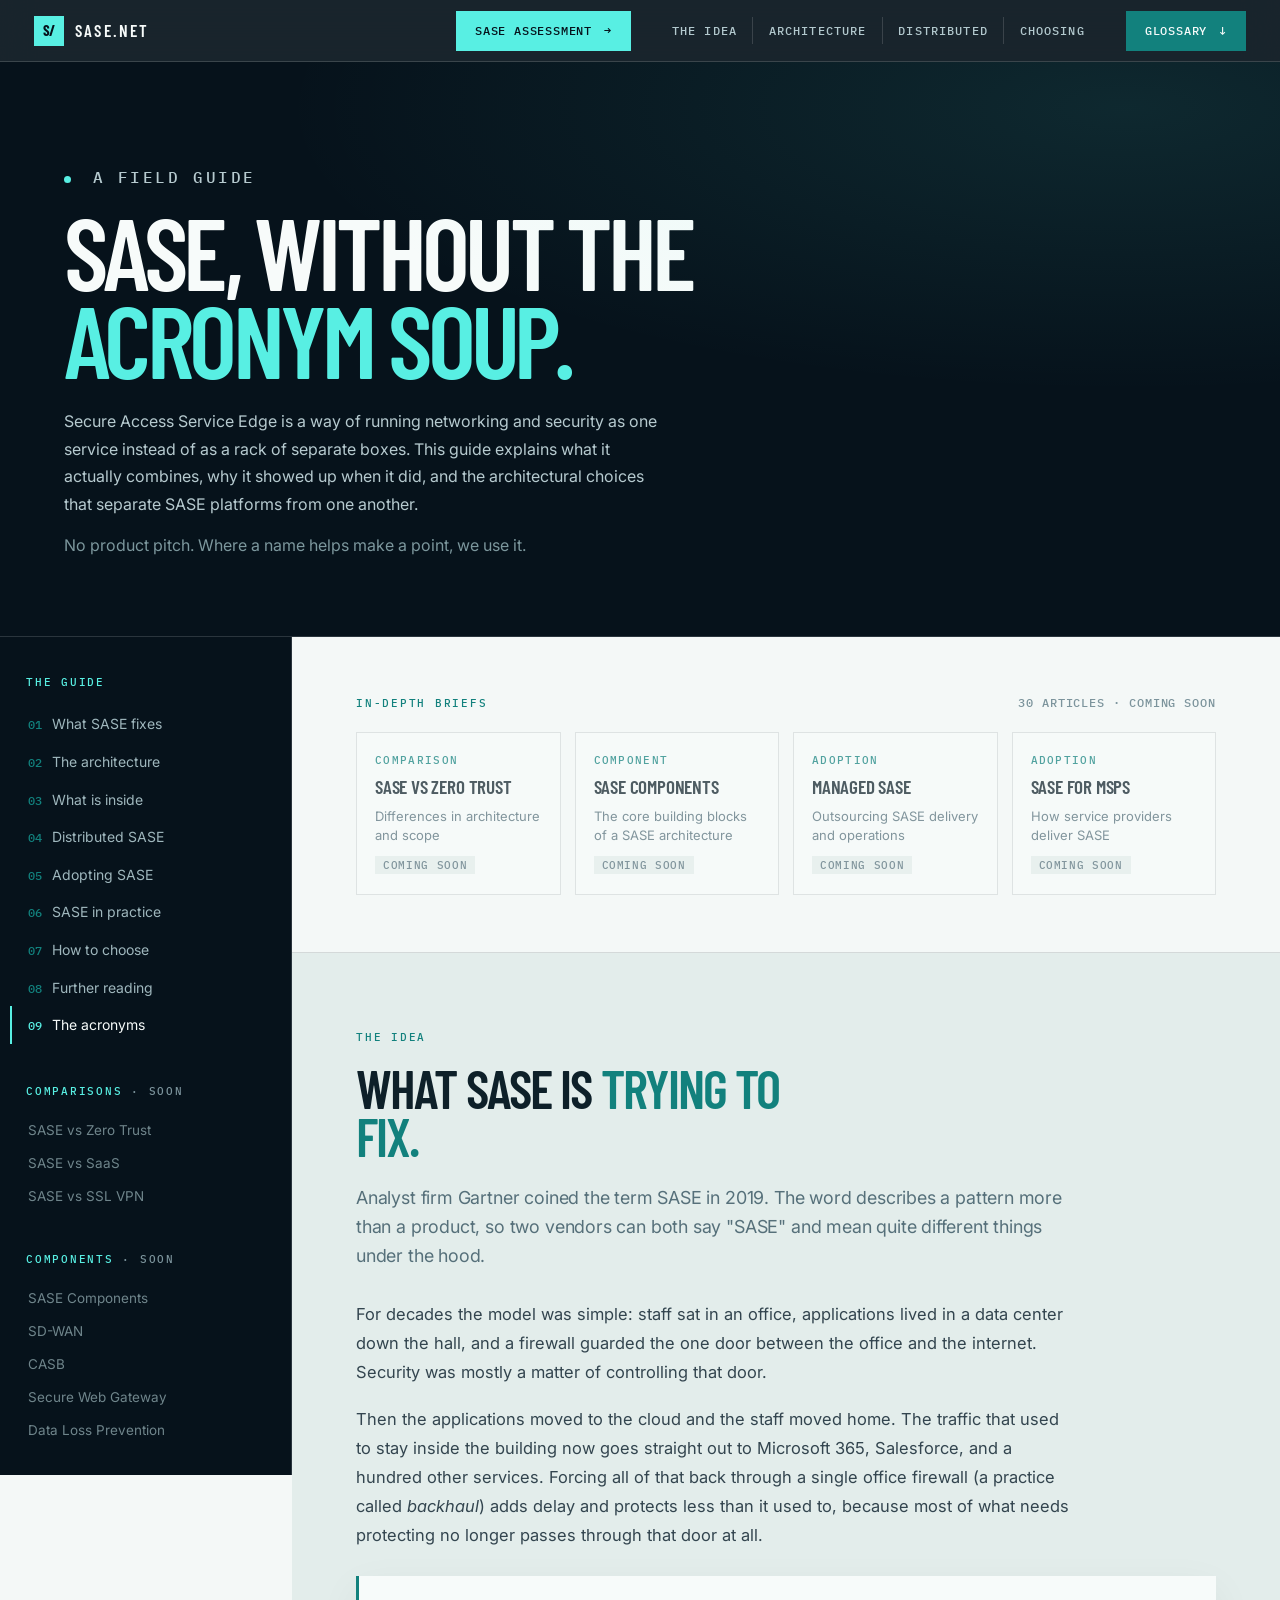
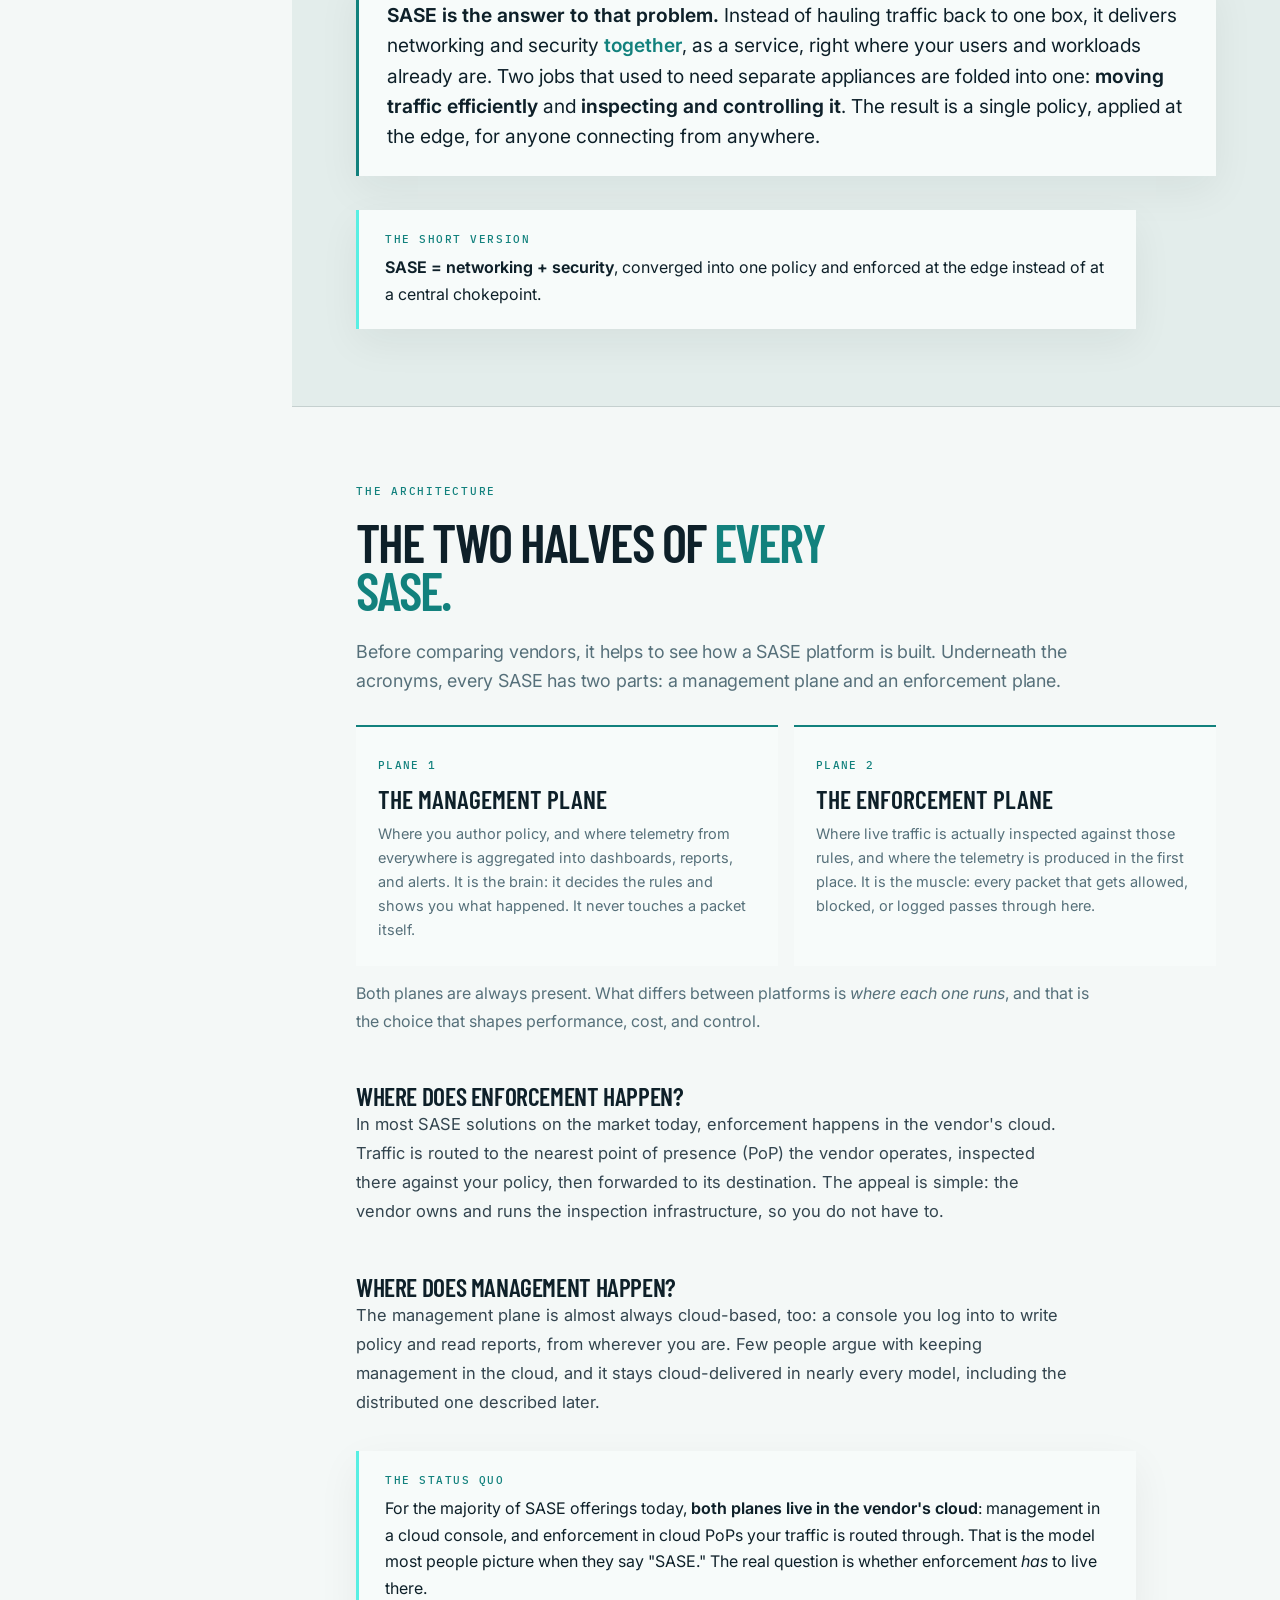
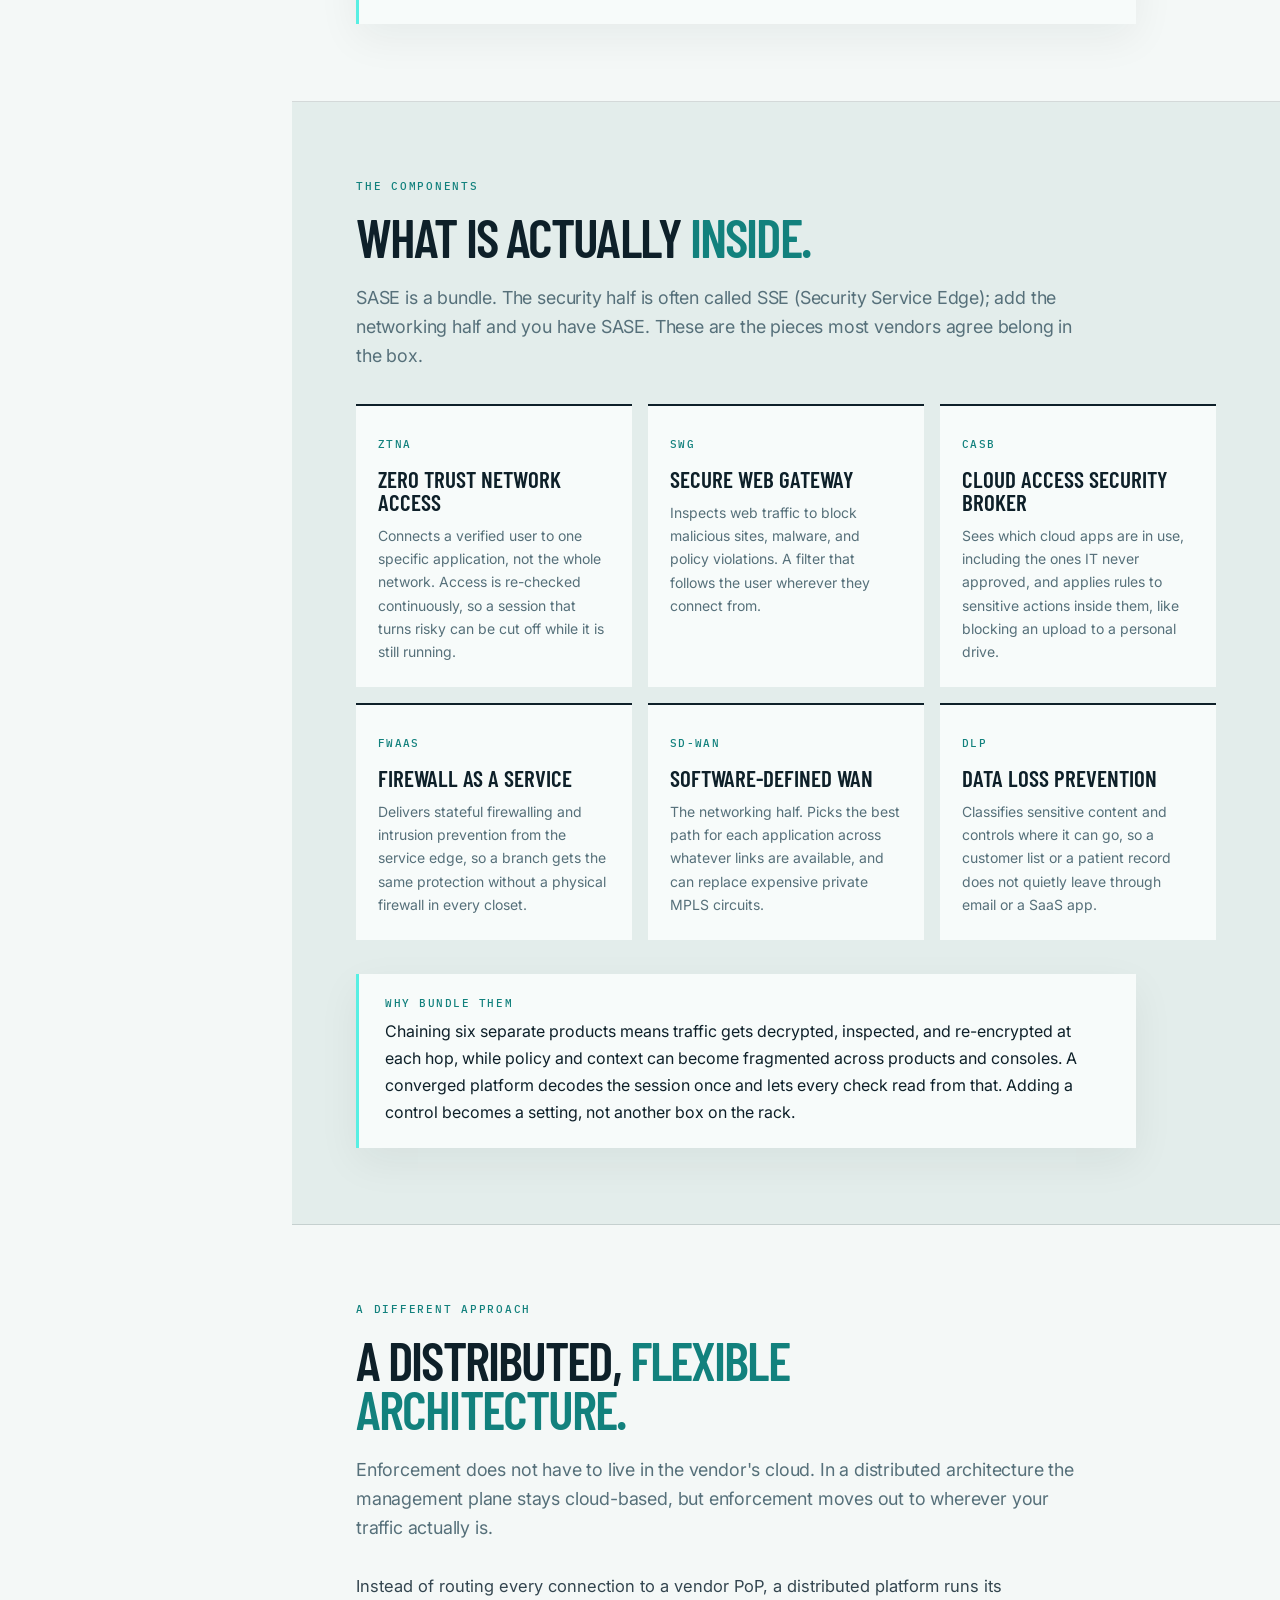
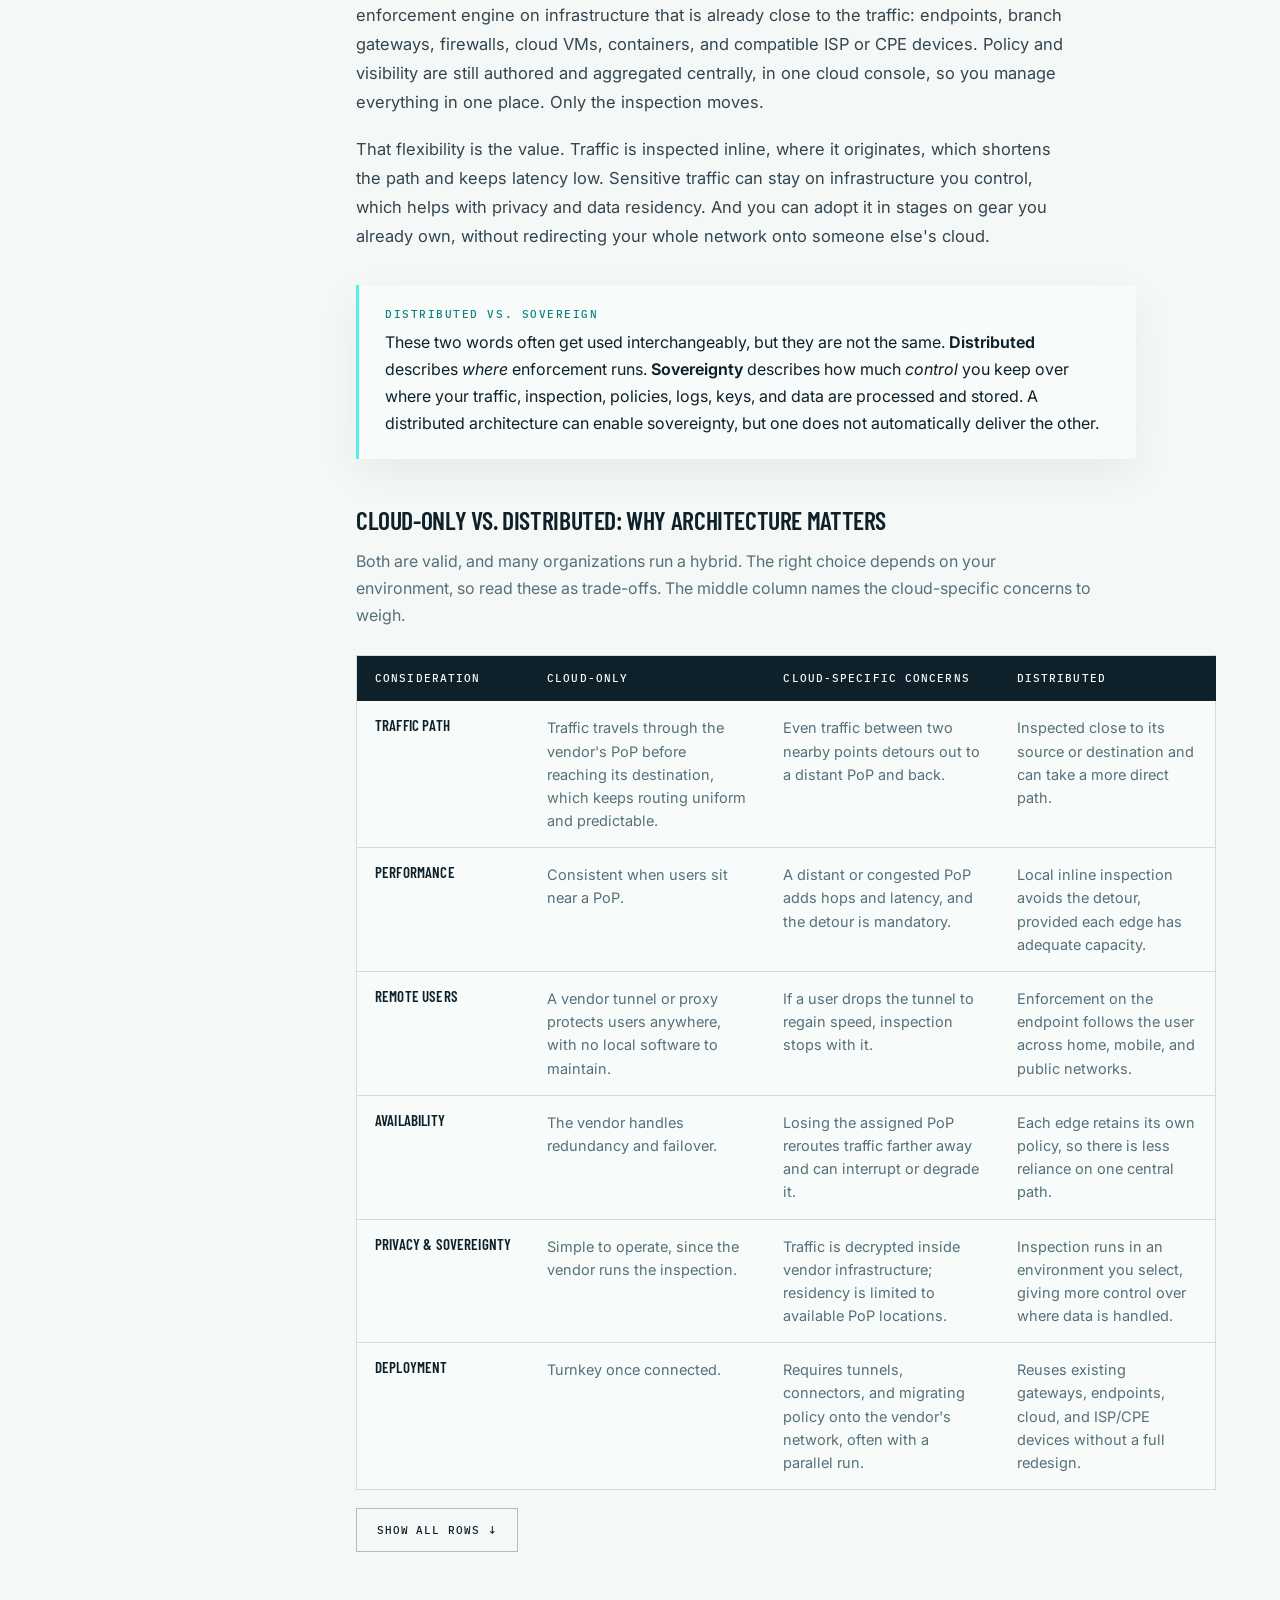
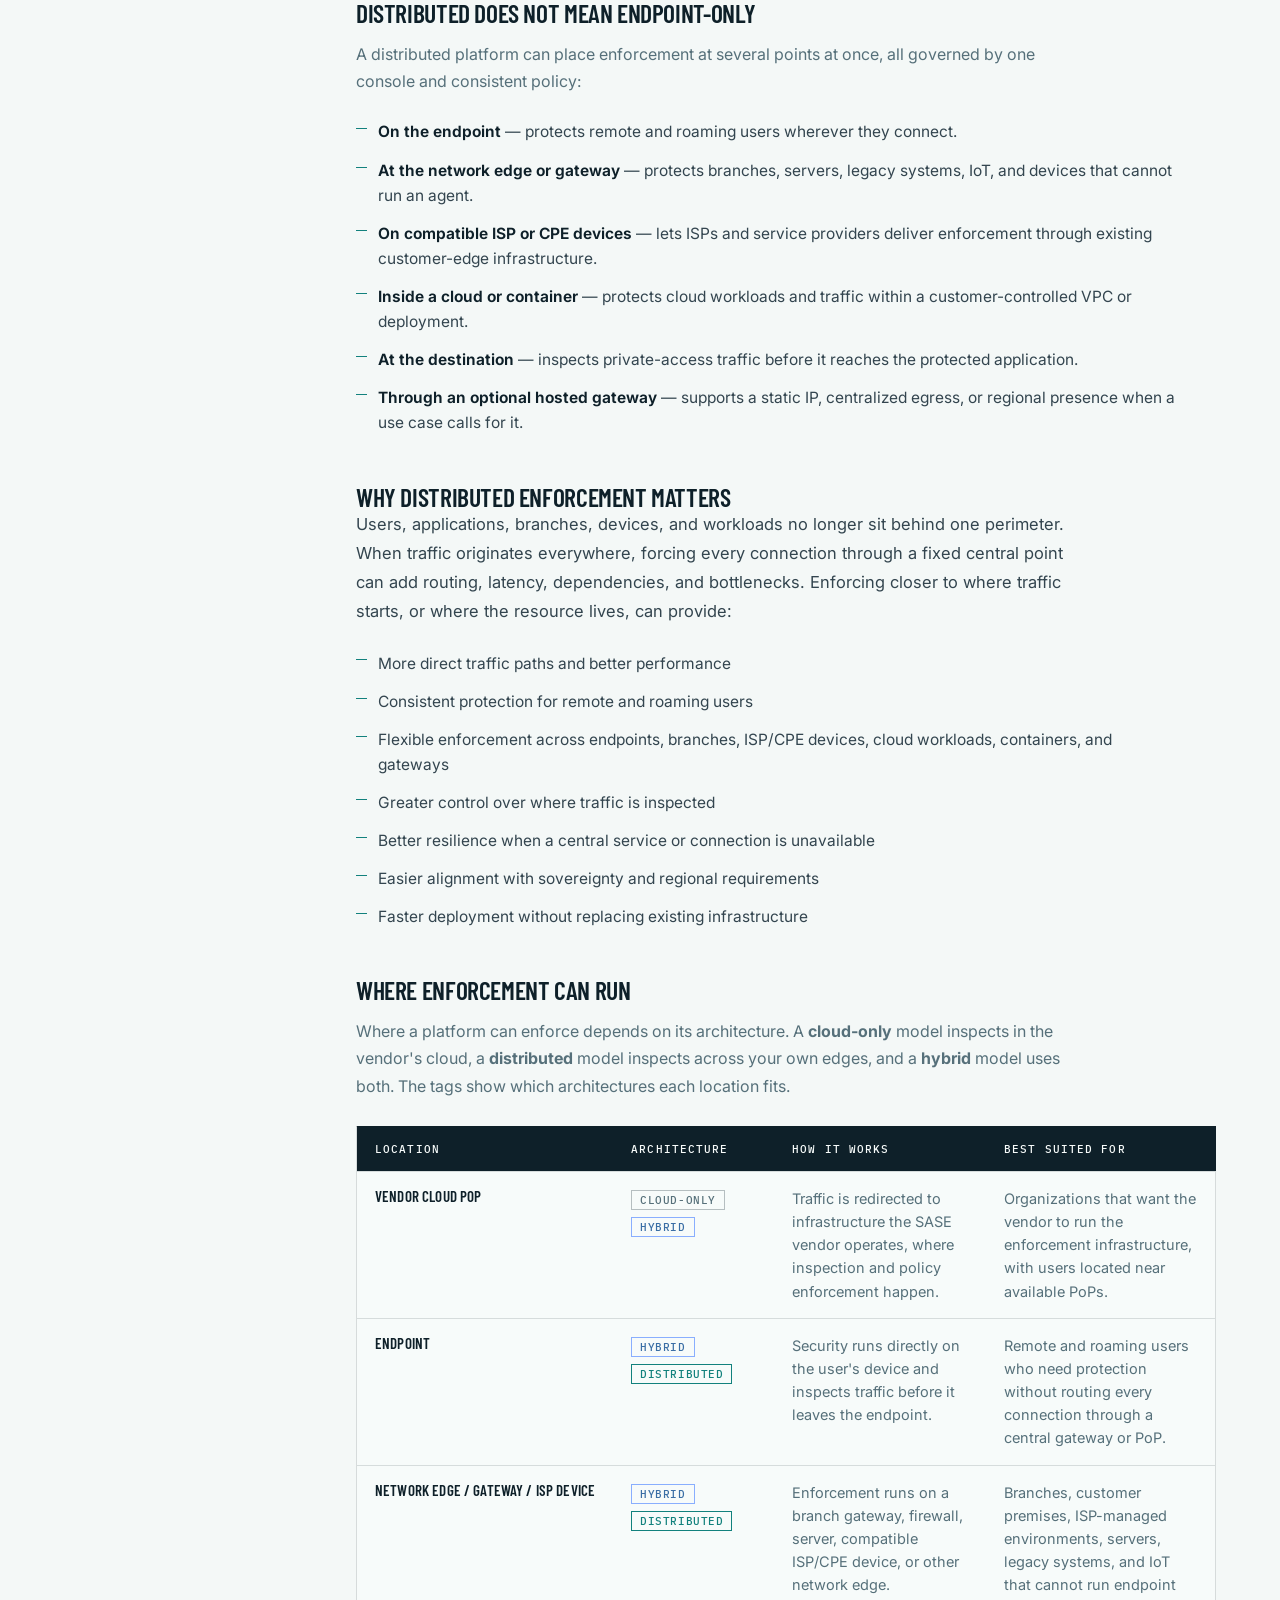
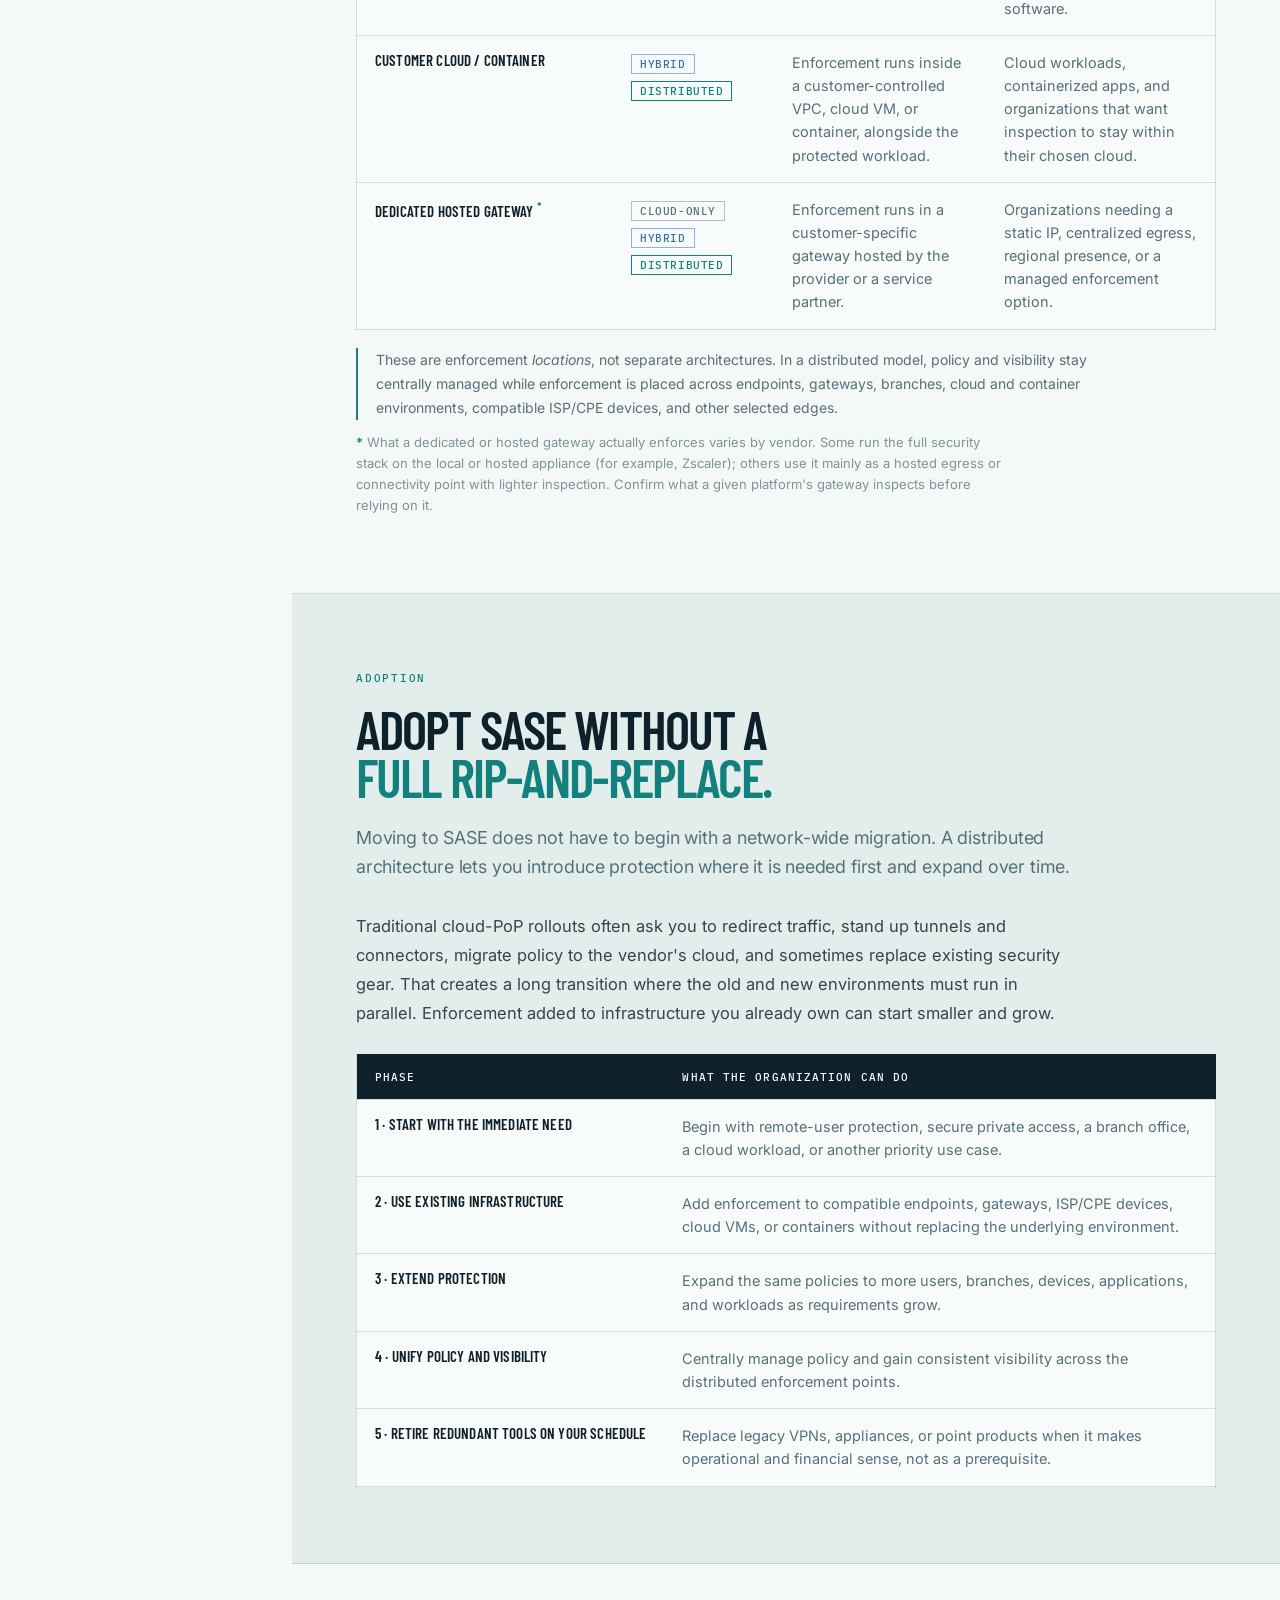
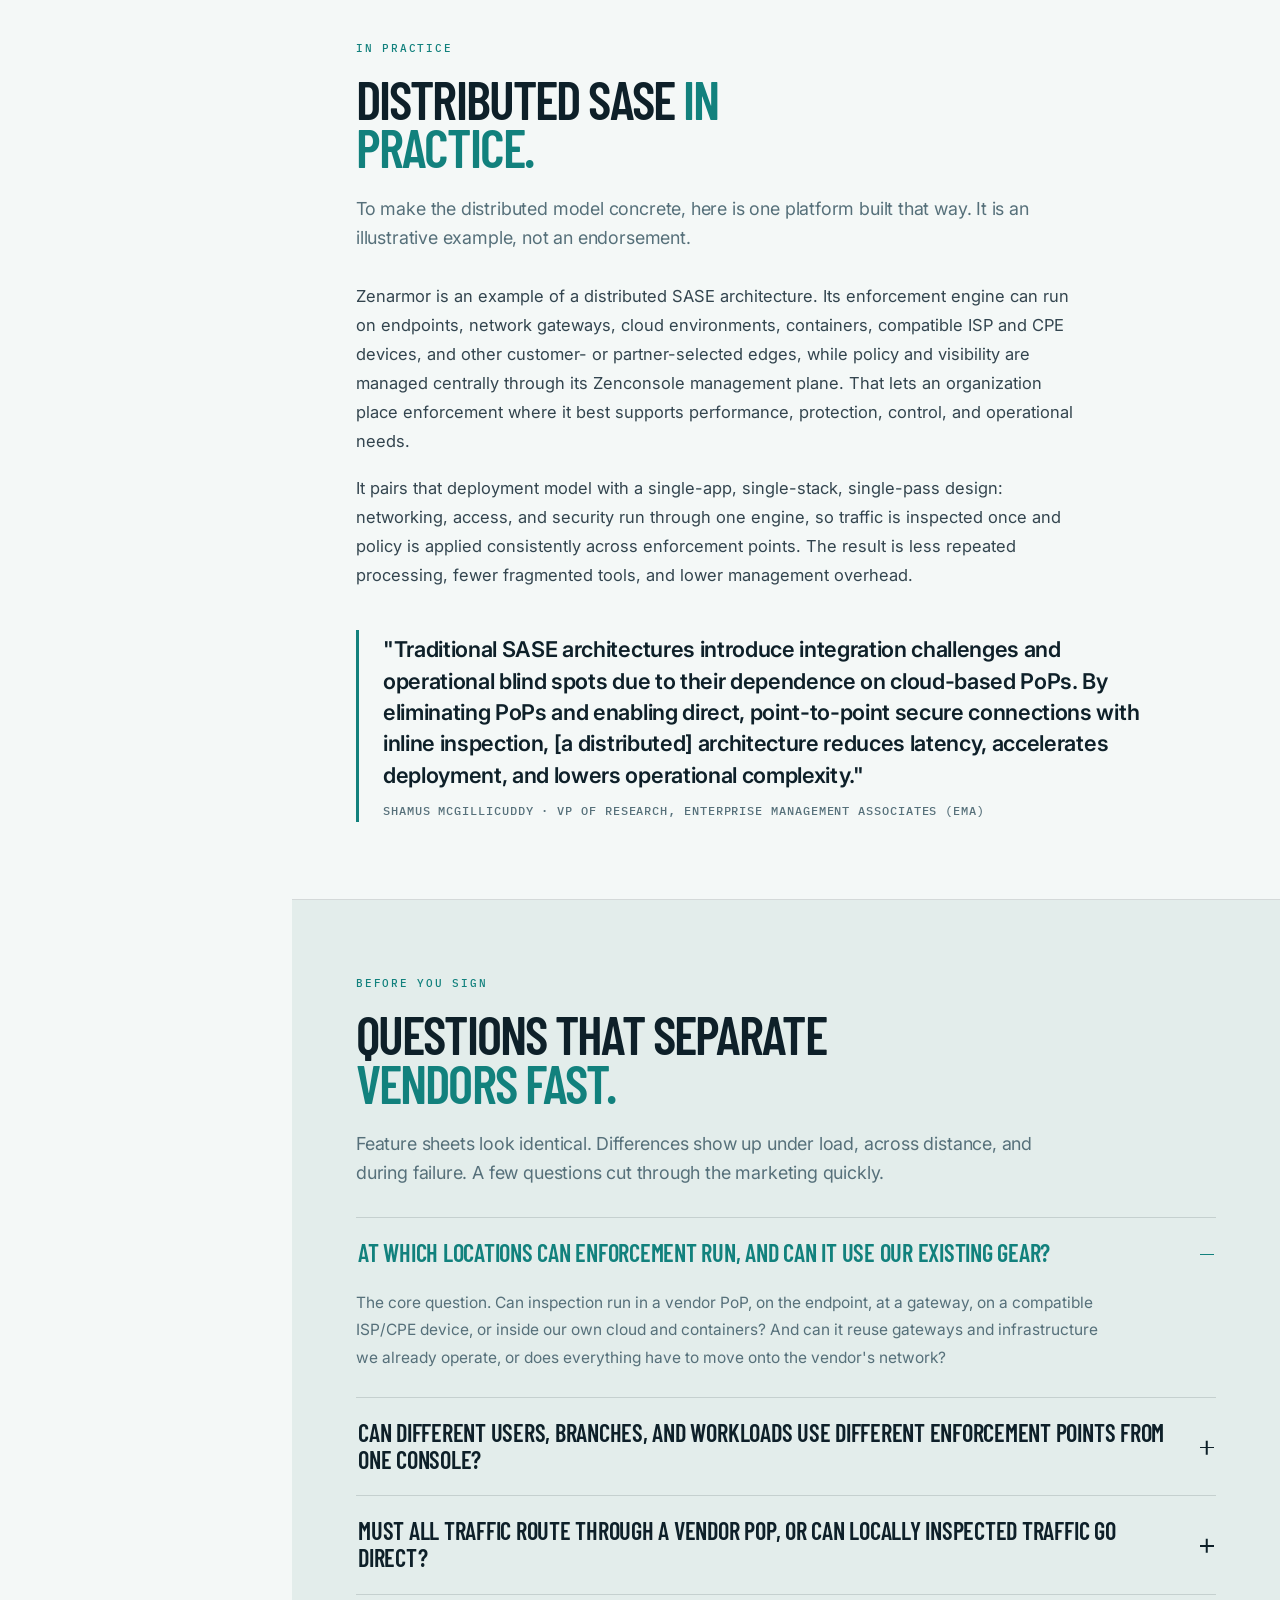
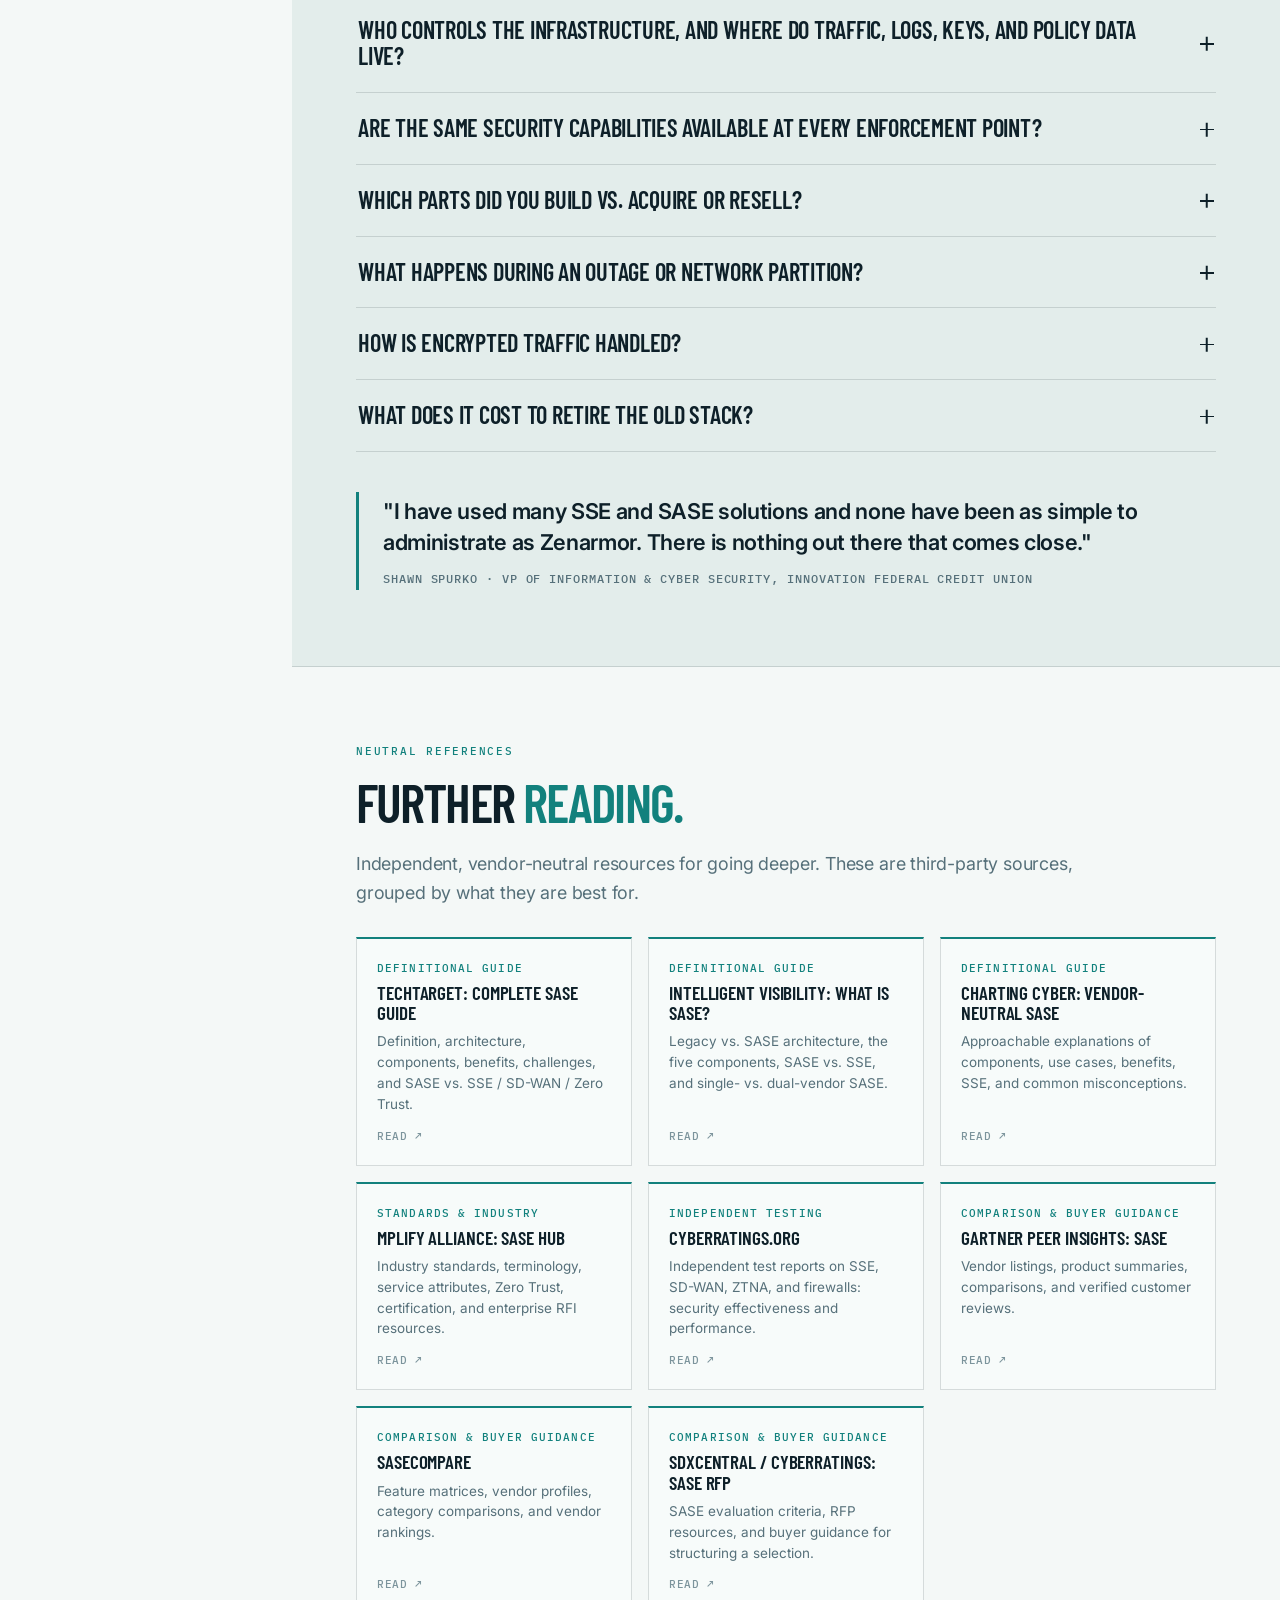
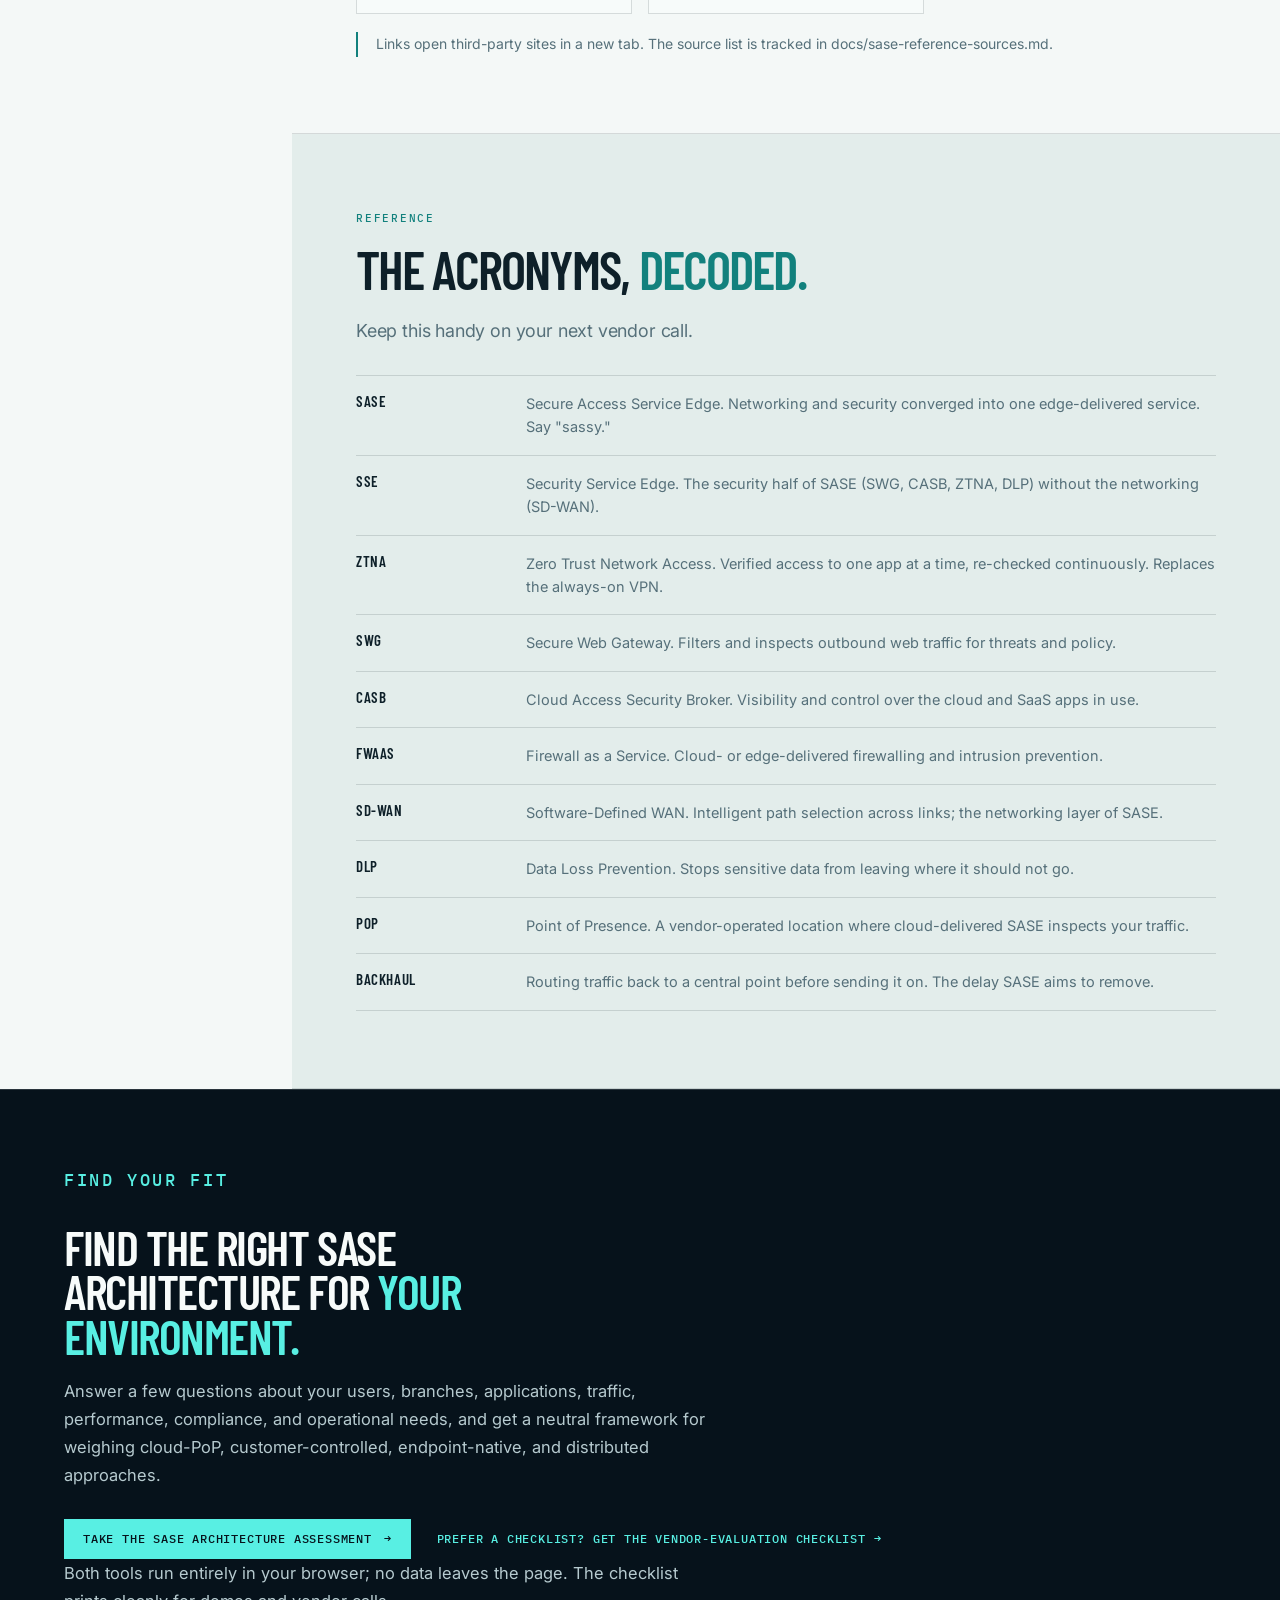
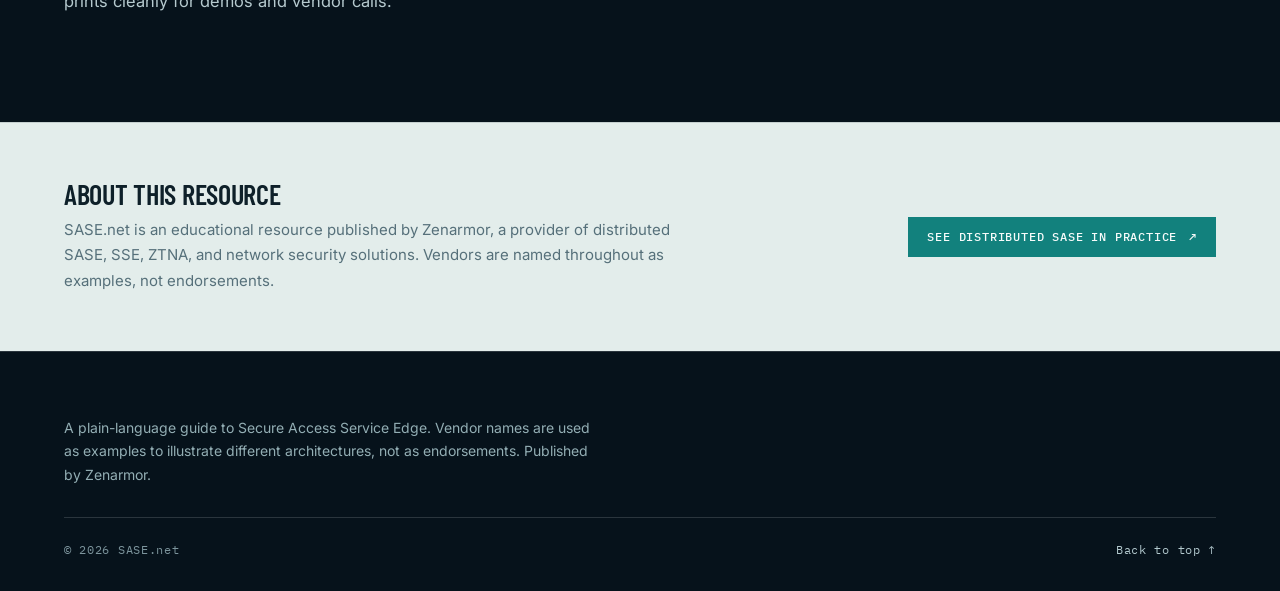
<file: v2.html>
<!doctype html>
<html lang="en">
<head>
  <meta charset="utf-8">
  <meta name="viewport" content="width=device-width, initial-scale=1">
  <meta name="description" content="A plain-language guide to Secure Access Service Edge (SASE): what it combines, where enforcement can run, how centralized and distributed architectures compare, and how to choose.">
  <meta name="theme-color" content="#06121b">
  <title>SASE, Explained</title>
  <link rel="preconnect" href="https://fonts.googleapis.com">
  <link rel="preconnect" href="https://fonts.gstatic.com" crossorigin>
  <link rel="stylesheet" href="https://fonts.googleapis.com/css2?family=Barlow+Condensed:ital,wght@0,500;0,600;0,700;1,600&family=IBM+Plex+Mono:wght@400;500&family=Inter:wght@400;500;600&display=swap">
  <style>
    /* ============================================================
       SASE.net — "SASE Explained" guide page
       Reuses the SASE.net homepage design language (tokens, fonts,
       treatments) in a two-column documentation layout.
       ============================================================ */
    :root {
      --navy: #06121b; --navy-2: #0a1e2b; --panel: #0f2a39; --panel-2: #143546;
      --cyan: #58efe3; --blue: #6e9cff; --amber: #ffad66;
      --paper: #f4f8f7; --muted: #e3edeb; --ink: #0e2029;
      --slate: #56707a; --slate-2: #7c949c; --white: #f7fbfa;
      --teal: #12817d;
      --line-dark: rgba(14, 32, 41, .14);
      --line-dark-2: rgba(14, 32, 41, .28);
      --line-light: rgba(247, 251, 250, .15);
      --line-light-2: rgba(247, 251, 250, .32);
      --display: "Barlow Condensed", "Arial Narrow", Arial, sans-serif;
      --body: Inter, -apple-system, "Segoe UI", Arial, sans-serif;
      --mono: "IBM Plex Mono", ui-monospace, "Cascadia Mono", monospace;
      --ease: cubic-bezier(.22, .61, .36, 1);
      --radius: 3px;
      --header-h: 62px;
      --nav-w: 292px;
      --shell: 1520px;
    }

    *, *::before, *::after { box-sizing: border-box; }
    html { scroll-behavior: smooth; scroll-padding-top: calc(var(--header-h) + 20px); -webkit-text-size-adjust: 100%; }
    body {
      margin: 0; color: var(--ink); background: var(--paper);
      font-family: var(--body); font-size: 16px; line-height: 1.6;
      overflow-x: hidden; -webkit-font-smoothing: antialiased;
    }
    img, svg { max-width: 100%; }
    a { color: inherit; }
    button, input, select { font: inherit; color: inherit; }
    h1, h2, h3, h4, p, blockquote, ul { margin-top: 0; }
    ul { padding-left: 0; list-style: none; }
    ::selection { color: var(--navy); background: var(--cyan); }
    :focus-visible { outline: 2px solid var(--amber); outline-offset: 3px; }
    .sr-only { position: absolute; width: 1px; height: 1px; overflow: hidden; clip: rect(0 0 0 0); clip-path: inset(50%); white-space: nowrap; }

    /* ---------------------------------------------------- header --- */
    .topbar {
      position: sticky; top: 0; z-index: 100; height: var(--header-h);
      display: flex; align-items: center; justify-content: space-between; gap: 20px;
      padding: 0 clamp(18px, 3vw, 34px);
      color: var(--white); background: rgba(6, 18, 27, .92);
      border-bottom: 1px solid var(--line-light);
      backdrop-filter: blur(16px) saturate(140%); -webkit-backdrop-filter: blur(16px) saturate(140%);
    }
    .brand { display: inline-flex; align-items: center; gap: 11px; color: inherit; text-decoration: none; font: 600 17px/1 var(--display); letter-spacing: .13em; }
    .brand-mark { display: grid; place-items: center; width: 30px; height: 30px; color: var(--navy); background: var(--cyan); font: 700 15px/1 var(--display); letter-spacing: -.04em; }
    .topnav { display: flex; align-items: center; gap: clamp(16px, 2vw, 30px); }
    .topnav a:not(.button) { color: #b3c9ce; text-decoration: none; font: 500 11.5px var(--mono); letter-spacing: .1em; text-transform: uppercase; transition: color .2s var(--ease); }
    .topnav a:not(.button):hover { color: var(--cyan); }
    .topnav-links { display: inline-flex; align-items: center; }
    .topnav-links a:not(.button) { padding: 6px clamp(12px, 1.2vw, 18px); }
    .topnav-links a:not(.button) + a { border-left: 1px solid var(--line-light); }
    .button {
      display: inline-flex; align-items: center; gap: 12px; min-height: 40px; padding: 0 18px;
      color: var(--navy); background: var(--cyan); border: 1px solid var(--cyan);
      font: 500 11.5px var(--mono); letter-spacing: .07em; text-transform: uppercase; text-decoration: none; cursor: pointer;
      transition: background .2s var(--ease), border-color .2s var(--ease), transform .2s var(--ease);
    }
    .button:hover { background: var(--white); border-color: var(--white); transform: translateY(-1px); }
    .button span { transition: transform .2s var(--ease); }
    .button:hover span { transform: translateX(3px); }
    .button-teal { color: var(--white); background: var(--teal); border-color: var(--teal); }
    .button-teal:hover { color: var(--navy); background: var(--cyan); border-color: var(--cyan); }
    .menu-toggle { display: none; width: 40px; height: 40px; padding: 10px 8px; background: transparent; border: 1px solid var(--line-light-2); cursor: pointer; }
    .menu-toggle span { display: block; height: 1px; background: currentColor; }
    .menu-toggle span + span { margin-top: 6px; }

    /* ------------------------------------------------------- hero --- */
    .hero { color: var(--white); background: var(--navy); border-bottom: 1px solid var(--line-light); position: relative; overflow: hidden; }
    .hero::after {
      content: ""; position: absolute; inset: 0; pointer-events: none;
      background: radial-gradient(120% 90% at 88% 8%, rgba(88, 239, 227, .10), transparent 55%);
    }
    .hero-inner { position: relative; max-width: var(--shell); margin: 0 auto; padding: clamp(58px, 8vw, 104px) clamp(24px, 5vw, 96px) clamp(50px, 6vw, 84px); }
    .eyebrow { margin: 0 0 24px; color: var(--cyan); font: 500 11.5px var(--mono); letter-spacing: .16em; text-transform: uppercase; }
    .eyebrow .dot { display: inline-block; width: 7px; height: 7px; margin-right: 9px; border-radius: 50%; background: var(--cyan); vertical-align: middle; }
    .hero h1 { max-width: 16ch; margin: 0 0 26px; font: 600 clamp(50px, 8vw, 122px)/.86 var(--display); letter-spacing: -.045em; text-transform: uppercase; }
    .hero h1 em { font-style: normal; color: var(--cyan); }
    .hero p { max-width: 60ch; margin: 0 0 14px; color: #b6cacf; font-size: clamp(16px, 1.15vw, 19px); line-height: 1.72; }
    .hero p:last-of-type { margin-bottom: 0; color: #7c979d; }

    /* ------------------------------------------------- doc shell --- */
    .doc { display: grid; grid-template-columns: var(--nav-w) minmax(0, 1fr); align-items: start; max-width: var(--shell); margin: 0 auto; }

    /* left navigation */
    .doc-nav {
      position: sticky; top: var(--header-h); align-self: start;
      height: calc(100vh - var(--header-h)); overflow-y: auto; overscroll-behavior: contain;
      padding: 38px 26px 48px; color: #b7c8cd; background: var(--navy);
      border-right: 1px solid var(--line-light);
      scrollbar-width: thin; scrollbar-color: rgba(88, 239, 227, .4) transparent;
    }
    .nav-block + .nav-block { margin-top: 40px; }
    .nav-label { margin: 0 0 16px; color: var(--cyan); font: 500 11px var(--mono); letter-spacing: .16em; text-transform: uppercase; }
    .doc-nav a { display: block; padding: 9px 0 9px 16px; margin-left: -16px; color: #9fb7bd; text-decoration: none; font-size: 14px; line-height: 1.4; border-left: 2px solid transparent; transition: color .2s var(--ease), border-color .2s var(--ease); }
    .doc-nav .toc a .n { color: var(--teal); font: 500 11.5px var(--mono); margin-right: 10px; }
    .doc-nav .toc a:hover { color: var(--white); }
    .doc-nav .toc a.active { color: var(--white); border-left-color: var(--cyan); }
    .doc-nav .toc a.active .n { color: var(--cyan); }
    .sources a { position: relative; padding-right: 16px; }
    .sources a:hover { color: var(--cyan); border-left-color: var(--line-light-2); }
    .sources a b { display: block; font-weight: 600; font-size: 13.5px; color: inherit; }
    .sources a small { display: block; margin-top: 2px; color: var(--slate-2); font: 400 11px var(--mono); }
    .sources a::after { content: "↗"; position: absolute; right: 0; top: 9px; font-size: 11px; opacity: .5; }
    .nav-note { margin: 14px 0 0; color: var(--slate-2); font-size: 11.5px; line-height: 1.55; }
    .doc-nav .arts a { padding: 7px 0 7px 16px; font-size: 13.5px; }
    .doc-nav .arts a:hover { color: var(--white); border-left-color: var(--line-light-2); }

    /* backdrop for the mobile nav drawer — fixed so it never joins the grid */
    .nav-scrim { position: fixed; inset: var(--header-h) 0 0; z-index: 94; background: rgba(6, 18, 27, .5); opacity: 0; visibility: hidden; pointer-events: none; transition: opacity .3s var(--ease), visibility .3s; }
    .nav-scrim.open { opacity: 1; visibility: visible; pointer-events: auto; }

    /* main column */
    .doc-main { min-width: 0; background: var(--paper); }
    .sec { padding: clamp(52px, 6vw, 92px) clamp(24px, 5vw, 84px); border-bottom: 1px solid var(--line-dark); }
    .sec:nth-child(even) { background: var(--muted); }
    .kicker { margin: 0 0 20px; color: var(--teal); font: 500 11px var(--mono); letter-spacing: .16em; text-transform: uppercase; }
    .sec h2 { max-width: 20ch; margin: 0 0 22px; font: 600 clamp(34px, 4.2vw, 66px)/.9 var(--display); letter-spacing: -.035em; text-transform: uppercase; }
    .sec h2 em { font-style: normal; color: var(--teal); }
    .prose { max-width: 72ch; }
    .prose p { margin: 0 0 18px; color: #33454f; font-size: 16.5px; line-height: 1.76; }
    .prose p:last-child { margin-bottom: 0; }
    .prose strong { color: var(--ink); font-weight: 650; }
    .lede { max-width: 66ch; margin: 0 0 30px; color: var(--slate); font-size: clamp(17px, 1.4vw, 20px); line-height: 1.62; letter-spacing: -.01em; }

    /* callout */
    .callout { max-width: 78ch; margin: 34px 0 0; padding: 22px 26px; background: var(--white); border-left: 3px solid var(--cyan); box-shadow: 0 14px 40px rgba(14, 32, 41, .06); }
    .callout .tag { display: block; margin-bottom: 8px; color: var(--teal); font: 500 11px var(--mono); letter-spacing: .14em; text-transform: uppercase; }
    .callout p { margin: 0; font-size: 16px; line-height: 1.68; }
    .callout strong { font-weight: 650; }

    /* component cards */
    .cards { display: grid; grid-template-columns: repeat(3, 1fr); gap: 16px; margin-top: 34px; }
    .card { padding: 24px 22px; background: var(--white); border-top: 2px solid var(--ink); }
    .card .abbr { color: var(--teal); font: 500 11px var(--mono); letter-spacing: .12em; text-transform: uppercase; }
    .card h3 { margin: 12px 0 10px; font: 600 clamp(20px, 1.8vw, 26px)/1 var(--display); text-transform: uppercase; }
    .card p { margin: 0; color: var(--slate); font-size: 14px; line-height: 1.66; }

    /* further-reading reference cards */
    .refs { display: grid; grid-template-columns: repeat(3, 1fr); gap: 16px; margin-top: 30px; }
    .ref { display: flex; flex-direction: column; gap: 8px; padding: 22px 20px; background: var(--white); border: 1px solid var(--line-dark); border-top: 2px solid var(--teal); text-decoration: none; transition: border-color .2s var(--ease), transform .2s var(--ease); }
    .ref:hover { border-color: var(--teal); transform: translateY(-3px); }
    .ref .role { color: var(--teal); font: 500 11px var(--mono); letter-spacing: .1em; text-transform: uppercase; }
    .ref b { font: 600 clamp(17px, 1.5vw, 21px)/1.05 var(--display); text-transform: uppercase; letter-spacing: -.005em; color: var(--ink); }
    .ref .d { color: var(--slate); font-size: 13.5px; line-height: 1.55; }
    .ref .ext { margin-top: auto; padding-top: 6px; color: var(--slate-2); font: 500 11px var(--mono); letter-spacing: .06em; text-transform: uppercase; }
    .ref:hover .ext { color: var(--teal); }

    /* two-model comparison */
    .models { display: grid; grid-template-columns: 1fr 1fr; gap: 18px; margin-top: 34px; }
    .model { padding: 28px 26px; }
    .model.cloud { color: var(--white); background: var(--ink); }
    .model.sovereign { color: var(--navy); background: var(--cyan); }
    .model .tag { font: 500 11px var(--mono); letter-spacing: .14em; text-transform: uppercase; opacity: .7; }
    .model h3 { margin: 8px 0 18px; font: 600 clamp(24px, 2.4vw, 34px)/.98 var(--display); text-transform: uppercase; }
    .model ul { display: grid; gap: 12px; margin: 0; }
    .model li { position: relative; padding-left: 20px; font-size: 14.5px; line-height: 1.6; }
    .model.cloud li { color: #cdd9dd; }
    .model li::before { content: ""; position: absolute; left: 0; top: .6em; width: 10px; height: 1px; background: currentColor; opacity: .8; }
    .model .who { margin: 20px 0 0; padding-top: 16px; border-top: 1px solid currentColor; font-size: 13px; line-height: 1.6; opacity: .85; }
    .model.cloud .who { border-top-color: var(--line-light); }
    .model .who b { font-weight: 650; }

    /* quote */
    blockquote.pull { max-width: 80ch; margin: 40px 0 0; padding: 4px 0 4px 24px; border-left: 3px solid var(--teal); }
    blockquote.pull p { margin: 0 0 12px; font: 600 clamp(18px, 1.7vw, 23px)/1.44 var(--body); letter-spacing: -.015em; color: var(--ink); }
    blockquote.pull footer { color: var(--slate); font: 500 11.5px var(--mono); letter-spacing: .08em; text-transform: uppercase; }

    /* FAQ accordions */
    .faq { margin-top: 30px; border-top: 1px solid var(--line-dark); }
    details.q { border-bottom: 1px solid var(--line-dark); }
    details.q summary { display: flex; align-items: center; gap: 18px; padding: 22px 2px; cursor: pointer; list-style: none; transition: padding-left .3s var(--ease), color .2s var(--ease); }
    details.q summary::-webkit-details-marker { display: none; }
    details.q summary:hover { padding-left: 10px; color: var(--teal); }
    details.q summary .qt { flex: 1; font: 600 clamp(19px, 1.9vw, 27px)/1.1 var(--display); text-transform: uppercase; letter-spacing: -.01em; }
    details.q summary .mark { flex: none; position: relative; width: 14px; height: 14px; }
    details.q summary .mark::before, details.q summary .mark::after { content: ""; position: absolute; top: 50%; left: 0; width: 14px; height: 1.5px; background: currentColor; transition: transform .3s var(--ease), opacity .3s var(--ease); }
    details.q summary .mark::after { transform: rotate(90deg); }
    details.q[open] summary .mark::after { transform: rotate(0); opacity: 0; }
    details.q[open] summary { color: var(--teal); }
    details.q .qa { max-width: 76ch; padding: 0 0 26px; }
    details.q .qa p { margin: 0; color: var(--slate); font-size: 15.5px; line-height: 1.76; }

    /* glossary */
    .terms { margin-top: 30px; border-top: 1px solid var(--line-dark); }
    .terms div { display: grid; grid-template-columns: 150px 1fr; gap: 20px; padding: 16px 0; border-bottom: 1px solid var(--line-dark); }
    .terms dt, .terms div b { font: 600 15px var(--display); letter-spacing: .04em; text-transform: uppercase; color: var(--ink); }
    .terms div span { color: var(--slate); font-size: 14.5px; line-height: 1.62; }

    /* footer */
    .site-footer { color: var(--white); background: var(--navy); border-top: 1px solid var(--line-light); }
    .footer-inner { max-width: var(--shell); margin: 0 auto; padding: clamp(44px, 5vw, 70px) clamp(24px, 5vw, 84px) 34px; }
    .footer-inner .note { max-width: 60ch; margin: 0 0 30px; color: #93aeb4; font-size: 14px; line-height: 1.7; }
    .footer-base { display: flex; flex-wrap: wrap; justify-content: space-between; gap: 12px; padding-top: 24px; border-top: 1px solid var(--line-light); color: var(--slate-2); font: 400 11.5px var(--mono); letter-spacing: .06em; }
    .footer-base a { color: #b3c9ce; text-decoration: none; }
    .footer-base a:hover { color: var(--cyan); }

    /* latest briefs strip */
    .briefs { padding: clamp(38px, 4.5vw, 60px) clamp(24px, 5vw, 84px); background: var(--paper); border-bottom: 1px solid var(--line-dark); }
    .briefs-head { display: flex; align-items: baseline; justify-content: space-between; gap: 16px; margin-bottom: 22px; }
    .briefs-head .kicker { margin: 0; }
    .briefs-all { color: var(--teal); text-decoration: none; font: 500 11.5px var(--mono); letter-spacing: .08em; text-transform: uppercase; white-space: nowrap; }
    .briefs-all:hover { color: var(--ink); }
    .briefs-row { display: grid; grid-template-columns: repeat(4, 1fr); gap: 14px; }
    .brief { display: flex; flex-direction: column; gap: 10px; padding: 20px 18px; background: var(--white); border: 1px solid var(--line-dark); text-decoration: none; transition: border-color .2s var(--ease), transform .2s var(--ease); }
    .brief:hover { border-color: var(--teal); transform: translateY(-3px); }
    .brief .bt { color: var(--teal); font: 500 11px var(--mono); letter-spacing: .12em; text-transform: uppercase; }
    .brief b { font: 600 clamp(18px, 1.5vw, 22px)/1.02 var(--display); text-transform: uppercase; letter-spacing: -.01em; }
    .brief .bd { color: var(--slate); font-size: 13px; line-height: 1.5; }
    /* coming-soon brief cards (articles not built yet) */
    .brief.soon { cursor: default; opacity: .72; }
    .brief.soon:hover { border-color: var(--line-dark); transform: none; }
    .brief .soon-tag { align-self: flex-start; padding: 2px 8px; background: var(--muted); color: var(--slate); font: 500 11px var(--mono); letter-spacing: .06em; text-transform: uppercase; }
    .briefs-soon { color: var(--slate-2); font: 500 11.5px var(--mono); letter-spacing: .08em; text-transform: uppercase; white-space: nowrap; }

    /* coming-soon article items in the sidebar */
    .doc-nav .arts .nav-label .soon { color: var(--slate-2); font-weight: 500; }
    .doc-nav .arts .art { display: block; padding: 7px 0 7px 16px; margin-left: -16px; color: #6f858b; font-size: 13.5px; line-height: 1.4; border-left: 2px solid transparent; cursor: default; }

    /* subheads inside a section */
    .subhead { margin: 48px 0 0; font: 600 clamp(21px, 2vw, 30px)/1.05 var(--display); text-transform: uppercase; letter-spacing: -.015em; color: var(--ink); }
    .prose-lead { max-width: 74ch; margin: 14px 0 0; color: var(--slate); font-size: 16px; line-height: 1.7; }

    /* data tables */
    .tbl-wrap { margin-top: 26px; overflow-x: auto; }
    .tbl { width: 100%; border-collapse: collapse; background: var(--white); border: 1px solid var(--line-dark); }
    .tbl th, .tbl td { text-align: left; padding: 15px 18px; border-bottom: 1px solid var(--line-dark); vertical-align: top; font-size: 14.5px; line-height: 1.6; color: var(--slate); }
    .tbl thead th { background: var(--ink); color: var(--white); font: 500 11px var(--mono); letter-spacing: .1em; text-transform: uppercase; vertical-align: middle; }
    .tbl tbody th { color: var(--ink); font: 600 15px var(--display); letter-spacing: .01em; text-transform: uppercase; white-space: nowrap; width: 1%; }
    .tbl tbody tr:last-child td, .tbl tbody tr:last-child th { border-bottom: 0; }
    .tbl tr.is-extra { display: none; }
    .tbl.is-open tr.is-extra { display: table-row; }
    .tbl-note { max-width: 82ch; margin: 18px 0 0; padding-left: 18px; border-left: 2px solid var(--teal); color: var(--slate); font-size: 14px; line-height: 1.72; }
    .tbl-foot { max-width: 82ch; margin: 12px 0 0; color: var(--slate-2); font-size: 13px; line-height: 1.62; }
    .ast { color: var(--teal); font-weight: 600; }
    .tbl-more { margin-top: 18px; }
    .btn-ghost { display: inline-flex; align-items: center; gap: 10px; min-height: 44px; padding: 0 20px; background: transparent; color: var(--ink); border: 1px solid var(--line-dark-2); font: 500 11px var(--mono); letter-spacing: .08em; text-transform: uppercase; cursor: pointer; transition: background .2s var(--ease), color .2s var(--ease), border-color .2s var(--ease); }
    .btn-ghost:hover { background: var(--ink); color: var(--white); border-color: var(--ink); }

    /* bulleted list (enforcement points, benefits) */
    .blist { max-width: 82ch; margin: 24px 0 0; display: grid; gap: 13px; }
    .blist li { position: relative; padding-left: 22px; color: #33454f; font-size: 15.5px; line-height: 1.62; }
    .blist li::before { content: ""; position: absolute; left: 0; top: .58em; width: 11px; height: 1px; background: var(--teal); }
    .blist li b { color: var(--ink); font-weight: 650; }

    /* keystone statement (the SASE definition) */
    .keystone { max-width: 76ch; margin: 26px 0 0; padding: 24px 28px; background: var(--white); border-left: 3px solid var(--teal); box-shadow: 0 14px 40px rgba(14, 32, 41, .06); font-size: clamp(18px, 1.5vw, 22px); line-height: 1.58; color: var(--ink); }
    .keystone strong { font-weight: 650; }
    .keystone em { font-style: normal; color: var(--teal); font-weight: 600; }

    /* two-plane cards (management / enforcement) */
    .planes { display: grid; grid-template-columns: 1fr 1fr; gap: 16px; margin-top: 30px; }
    .plane { padding: 24px 22px; background: var(--white); border-top: 2px solid var(--teal); }
    .plane .pn { color: var(--teal); font: 500 11px var(--mono); letter-spacing: .12em; text-transform: uppercase; }
    .plane h3 { margin: 10px 0 10px; font: 600 clamp(22px, 2vw, 30px)/1 var(--display); text-transform: uppercase; }
    .plane p { margin: 0; color: var(--slate); font-size: 14.5px; line-height: 1.66; }

    /* architecture-type tags in the enforcement-locations table */
    .atag { display: inline-block; margin: 0 4px 4px 0; padding: 2px 8px; font: 500 11px var(--mono); letter-spacing: .05em; text-transform: uppercase; border: 1px solid; }
    .atag.cloud { color: var(--slate); border-color: var(--line-dark-2); }
    .atag.hybrid { color: #3a6ea5; border-color: rgba(110, 156, 255, .8); }
    .atag.dist { color: var(--teal); border-color: var(--teal); }

    /* primary CTA band */
    .cta-band { background: var(--navy); color: var(--white); border-top: 1px solid var(--line-light); }
    .cta-inner { max-width: var(--shell); margin: 0 auto; padding: clamp(56px, 6vw, 88px) clamp(24px, 5vw, 84px); }
    .cta-inner .kicker { color: var(--cyan); }
    .cta-inner h2 { max-width: 22ch; margin: 0 0 18px; font: 600 clamp(32px, 3.8vw, 58px)/.92 var(--display); letter-spacing: -.03em; text-transform: uppercase; }
    .cta-inner h2 em { color: var(--cyan); font-style: normal; }
    .cta-inner > p { max-width: 66ch; margin: 0 0 30px; color: #b6cacf; font-size: 16.5px; line-height: 1.7; }
    .cta-actions { display: flex; flex-wrap: wrap; align-items: center; gap: 16px 26px; }
    .tlink { color: var(--cyan); text-decoration: none; font: 500 11.5px var(--mono); letter-spacing: .07em; text-transform: uppercase; }
    .tlink:hover { color: var(--white); }
    .cta-note { margin: 24px 0 0; color: var(--slate-2); font-size: 12.5px; }

    /* disclosure band */
    .about-band { background: var(--muted); border-top: 1px solid var(--line-dark); }
    .about-inner { max-width: var(--shell); margin: 0 auto; padding: clamp(40px, 4.5vw, 62px) clamp(24px, 5vw, 84px); display: grid; grid-template-columns: 1.5fr auto; gap: 26px 40px; align-items: center; }
    .about-inner h3 { margin: 0 0 8px; font: 600 clamp(22px, 2.2vw, 30px)/1 var(--display); text-transform: uppercase; letter-spacing: -.01em; }
    .about-inner p { margin: 0; max-width: 72ch; color: var(--slate); font-size: 15px; line-height: 1.7; }
    .about-inner .button { flex: none; }

    /* ------------------------------------------------ responsive --- */
    @media (max-width: 760px) {
      /* stack tables into label / value pairs */
      .tbl, .tbl thead, .tbl tbody, .tbl tr, .tbl th, .tbl td { display: block; width: auto; }
      .tbl thead { display: none; }
      .tbl.is-open tr.is-extra { display: block; }
      .tbl tbody tr { border-bottom: 6px solid var(--muted); }
      .tbl tbody tr:last-child { border-bottom: 0; }
      .tbl tbody th { white-space: normal; width: auto; background: var(--paper); padding: 14px 16px; border-bottom: 1px solid var(--line-dark); }
      .tbl td { border-bottom: 1px solid var(--line-dark); padding: 12px 16px; }
      .tbl td::before { content: attr(data-label); display: block; margin-bottom: 4px; color: var(--teal); font: 500 11px var(--mono); letter-spacing: .08em; text-transform: uppercase; }
      .about-inner { grid-template-columns: 1fr; }
    }
    @media (max-width: 1240px) { .cards, .briefs-row, .refs { grid-template-columns: repeat(2, 1fr); } }

    @media (max-width: 1000px) {
      :root { --nav-w: 0px; }
      .menu-toggle { display: block; }
      .doc { grid-template-columns: 1fr; }
      .doc-nav {
        position: fixed; top: var(--header-h); left: 0; bottom: 0; width: min(320px, 84vw); height: auto; z-index: 95;
        transform: translateX(-104%); visibility: hidden; transition: transform .32s var(--ease), visibility .32s;
      }
      .doc-nav.open { transform: none; visibility: visible; box-shadow: 40px 0 80px rgba(0, 0, 0, .4); }
    }

    @media (max-width: 720px) {
      .topnav .topnav-links { display: none; }
      .topnav .button-teal { display: none; }
      .models { grid-template-columns: 1fr; }
      .cards, .briefs-row, .refs, .planes { grid-template-columns: 1fr; }
      .briefs-head { flex-direction: column; gap: 8px; }
      .terms div { grid-template-columns: 1fr; gap: 3px; }
    }

    @media (prefers-reduced-motion: reduce) {
      html { scroll-behavior: auto; }
      *, *::before, *::after { transition-duration: .01ms !important; }
    }
  </style>
</head>
<body>

  <!-- ============================================================ HEADER -->
  <header class="topbar">
    <a class="brand" href="#top"><span class="brand-mark">S/</span>SASE.NET</a>
    <nav class="topnav" aria-label="Primary">
      <a class="button" href="assessment.html">SASE Assessment <span aria-hidden="true">→</span></a>
      <span class="topnav-links">
        <a href="#what">The idea</a>
        <a href="#architecture">Architecture</a>
        <a href="#distributed">Distributed</a>
        <a href="#choose">Choosing</a>
      </span>
      <a class="button button-teal" href="#glossary">Glossary <span aria-hidden="true">↓</span></a>
      <button class="menu-toggle" type="button" aria-expanded="false" aria-controls="doc-nav" aria-label="Open guide menu">
        <span></span><span></span>
      </button>
    </nav>
  </header>

  <!-- ============================================================ HERO -->
  <section class="hero" id="top">
    <div class="hero-inner">
      <p class="eyebrow"><span class="dot" aria-hidden="true"></span> A field guide</p>
      <h1>SASE, without the <em>acronym soup.</em></h1>
      <p>Secure Access Service Edge is a way of running networking and security as one service instead of as a rack of separate boxes. This guide explains what it actually combines, why it showed up when it did, and the architectural choices that separate SASE platforms from one another.</p>
      <p>No product pitch. Where a name helps make a point, we use it.</p>
    </div>
  </section>

  <!-- ============================================================ DOC SHELL -->
  <div class="doc">

    <!-- ---------- LEFT NAV ---------- -->
    <div class="nav-scrim" data-scrim aria-hidden="true"></div>
    <aside class="doc-nav" id="doc-nav" aria-label="Guide contents">
      <div class="nav-block toc">
        <p class="nav-label">The guide</p>
        <a href="#what"><span class="n">01</span>What SASE fixes</a>
        <a href="#architecture"><span class="n">02</span>The architecture</a>
        <a href="#parts"><span class="n">03</span>What is inside</a>
        <a href="#distributed"><span class="n">04</span>Distributed SASE</a>
        <a href="#adopt"><span class="n">05</span>Adopting SASE</a>
        <a href="#practice"><span class="n">06</span>SASE in practice</a>
        <a href="#choose"><span class="n">07</span>How to choose</a>
        <a href="#further"><span class="n">08</span>Further reading</a>
        <a href="#glossary"><span class="n">09</span>The acronyms</a>
      </div>

      <!-- Article cluster (spokes). Rendered as dimmed, non-clickable placeholders
           with a "coming soon" marker until the individual brief pages exist. -->
      <div class="nav-block arts">
        <p class="nav-label">Comparisons <span class="soon">· soon</span></p>
        <span class="art">SASE vs Zero Trust</span>
        <span class="art">SASE vs SaaS</span>
        <span class="art">SASE vs SSL VPN</span>
      </div>
      <div class="nav-block arts">
        <p class="nav-label">Components <span class="soon">· soon</span></p>
        <span class="art">SASE Components</span>
        <span class="art">SD-WAN</span>
        <span class="art">CASB</span>
        <span class="art">Secure Web Gateway</span>
        <span class="art">Data Loss Prevention</span>
      </div>
      <div class="nav-block arts">
        <p class="nav-label">Concepts <span class="soon">· soon</span></p>
        <span class="art">Zero Trust &amp; SASE</span>
        <span class="art">SASE &amp; SSE</span>
      </div>
      <div class="nav-block arts">
        <p class="nav-label">Adoption <span class="soon">· soon</span></p>
        <span class="art">SASE Deployment</span>
        <span class="art">Use Cases</span>
        <span class="art">Managed SASE</span>
        <span class="art">SASE for MSPs</span>
        <span class="art">SASE for Business</span>
      </div>

      <!-- Vendor-agnostic "further reading" sources are intentionally NOT linked yet.
           Candidate list is tracked in docs/sase-reference-sources.md. -->
    </aside>

    <!-- ---------- MAIN CONTENT ---------- -->
    <main class="doc-main" id="main">

      <!-- LATEST BRIEFS (static strip — not a carousel) -->
      <section class="briefs" aria-label="Latest briefs">
        <div class="briefs-head">
          <p class="kicker">In-depth briefs</p>
          <span class="briefs-soon">30 articles · coming soon</span>
        </div>
        <div class="briefs-row">
          <div class="brief soon"><span class="bt">Comparison</span><b>SASE vs Zero Trust</b><span class="bd">Differences in architecture and scope</span><span class="soon-tag">Coming soon</span></div>
          <div class="brief soon"><span class="bt">Component</span><b>SASE Components</b><span class="bd">The core building blocks of a SASE architecture</span><span class="soon-tag">Coming soon</span></div>
          <div class="brief soon"><span class="bt">Adoption</span><b>Managed SASE</b><span class="bd">Outsourcing SASE delivery and operations</span><span class="soon-tag">Coming soon</span></div>
          <div class="brief soon"><span class="bt">Adoption</span><b>SASE for MSPs</b><span class="bd">How service providers deliver SASE</span><span class="soon-tag">Coming soon</span></div>
        </div>
      </section>

      <!-- THE IDEA -->
      <section class="sec" id="what">
        <p class="kicker">The idea</p>
        <h2>What SASE is <em>trying to fix.</em></h2>
        <p class="lede">Analyst firm Gartner coined the term SASE in 2019. The word describes a pattern more than a product, so two vendors can both say "SASE" and mean quite different things under the hood.</p>
        <div class="prose">
          <p>For decades the model was simple: staff sat in an office, applications lived in a data center down the hall, and a firewall guarded the one door between the office and the internet. Security was mostly a matter of controlling that door.</p>
          <p>Then the applications moved to the cloud and the staff moved home. The traffic that used to stay inside the building now goes straight out to Microsoft 365, Salesforce, and a hundred other services. Forcing all of that back through a single office firewall (a practice called <em>backhaul</em>) adds delay and protects less than it used to, because most of what needs protecting no longer passes through that door at all.</p>
        </div>
        <p class="keystone"><strong>SASE is the answer to that problem.</strong> Instead of hauling traffic back to one box, it delivers networking and security <em>together</em>, as a service, right where your users and workloads already are. Two jobs that used to need separate appliances are folded into one: <strong>moving traffic efficiently</strong> and <strong>inspecting and controlling it</strong>. The result is a single policy, applied at the edge, for anyone connecting from anywhere.</p>
        <div class="callout">
          <span class="tag">The short version</span>
          <p><strong>SASE = networking + security</strong>, converged into one policy and enforced at the edge instead of at a central chokepoint.</p>
        </div>
      </section>

      <!-- THE ARCHITECTURE -->
      <section class="sec" id="architecture">
        <p class="kicker">The architecture</p>
        <h2>The two halves of <em>every SASE.</em></h2>
        <p class="lede">Before comparing vendors, it helps to see how a SASE platform is built. Underneath the acronyms, every SASE has two parts: a management plane and an enforcement plane.</p>
        <div class="planes">
          <div class="plane">
            <span class="pn">Plane 1</span>
            <h3>The management plane</h3>
            <p>Where you author policy, and where telemetry from everywhere is aggregated into dashboards, reports, and alerts. It is the brain: it decides the rules and shows you what happened. It never touches a packet itself.</p>
          </div>
          <div class="plane">
            <span class="pn">Plane 2</span>
            <h3>The enforcement plane</h3>
            <p>Where live traffic is actually inspected against those rules, and where the telemetry is produced in the first place. It is the muscle: every packet that gets allowed, blocked, or logged passes through here.</p>
          </div>
        </div>
        <p class="prose-lead">Both planes are always present. What differs between platforms is <em>where each one runs</em>, and that is the choice that shapes performance, cost, and control.</p>

        <h3 class="subhead">Where does enforcement happen?</h3>
        <div class="prose">
          <p>In most SASE solutions on the market today, enforcement happens in the vendor's cloud. Traffic is routed to the nearest point of presence (PoP) the vendor operates, inspected there against your policy, then forwarded to its destination. The appeal is simple: the vendor owns and runs the inspection infrastructure, so you do not have to.</p>
        </div>

        <h3 class="subhead">Where does management happen?</h3>
        <div class="prose">
          <p>The management plane is almost always cloud-based, too: a console you log into to write policy and read reports, from wherever you are. Few people argue with keeping management in the cloud, and it stays cloud-delivered in nearly every model, including the distributed one described later.</p>
        </div>

        <div class="callout">
          <span class="tag">The status quo</span>
          <p>For the majority of SASE offerings today, <strong>both planes live in the vendor's cloud</strong>: management in a cloud console, and enforcement in cloud PoPs your traffic is routed through. That is the model most people picture when they say "SASE." The real question is whether enforcement <em>has</em> to live there.</p>
        </div>
      </section>

      <!-- COMPONENTS -->
      <section class="sec" id="parts">
        <p class="kicker">The components</p>
        <h2>What is actually <em>inside.</em></h2>
        <p class="lede">SASE is a bundle. The security half is often called SSE (Security Service Edge); add the networking half and you have SASE. These are the pieces most vendors agree belong in the box.</p>
        <div class="cards">
          <article class="card"><span class="abbr">ZTNA</span><h3>Zero Trust Network Access</h3><p>Connects a verified user to one specific application, not the whole network. Access is re-checked continuously, so a session that turns risky can be cut off while it is still running.</p></article>
          <article class="card"><span class="abbr">SWG</span><h3>Secure Web Gateway</h3><p>Inspects web traffic to block malicious sites, malware, and policy violations. A filter that follows the user wherever they connect from.</p></article>
          <article class="card"><span class="abbr">CASB</span><h3>Cloud Access Security Broker</h3><p>Sees which cloud apps are in use, including the ones IT never approved, and applies rules to sensitive actions inside them, like blocking an upload to a personal drive.</p></article>
          <article class="card"><span class="abbr">FWaaS</span><h3>Firewall as a Service</h3><p>Delivers stateful firewalling and intrusion prevention from the service edge, so a branch gets the same protection without a physical firewall in every closet.</p></article>
          <article class="card"><span class="abbr">SD-WAN</span><h3>Software-Defined WAN</h3><p>The networking half. Picks the best path for each application across whatever links are available, and can replace expensive private MPLS circuits.</p></article>
          <article class="card"><span class="abbr">DLP</span><h3>Data Loss Prevention</h3><p>Classifies sensitive content and controls where it can go, so a customer list or a patient record does not quietly leave through email or a SaaS app.</p></article>
        </div>
        <div class="callout">
          <span class="tag">Why bundle them</span>
          <p>Chaining six separate products means traffic gets decrypted, inspected, and re-encrypted at each hop, while policy and context can become fragmented across products and consoles. A converged platform decodes the session once and lets every check read from that. Adding a control becomes a setting, not another box on the rack.</p>
        </div>
      </section>

      <!-- A DISTRIBUTED, FLEXIBLE ARCHITECTURE -->
      <section class="sec" id="distributed">
        <p class="kicker">A different approach</p>
        <h2>A distributed, <em>flexible architecture.</em></h2>
        <p class="lede">Enforcement does not have to live in the vendor's cloud. In a distributed architecture the management plane stays cloud-based, but enforcement moves out to wherever your traffic actually is.</p>
        <div class="prose">
          <p>Instead of routing every connection to a vendor PoP, a distributed platform runs its enforcement engine on infrastructure that is already close to the traffic: endpoints, branch gateways, firewalls, cloud VMs, containers, and compatible ISP or CPE devices. Policy and visibility are still authored and aggregated centrally, in one cloud console, so you manage everything in one place. Only the inspection moves.</p>
          <p>That flexibility is the value. Traffic is inspected inline, where it originates, which shortens the path and keeps latency low. Sensitive traffic can stay on infrastructure you control, which helps with privacy and data residency. And you can adopt it in stages on gear you already own, without redirecting your whole network onto someone else's cloud.</p>
        </div>

        <div class="callout">
          <span class="tag">Distributed vs. sovereign</span>
          <p>These two words often get used interchangeably, but they are not the same. <strong>Distributed</strong> describes <em>where</em> enforcement runs. <strong>Sovereignty</strong> describes how much <em>control</em> you keep over where your traffic, inspection, policies, logs, keys, and data are processed and stored. A distributed architecture can enable sovereignty, but one does not automatically deliver the other.</p>
        </div>

        <h3 class="subhead">Cloud-only vs. distributed: why architecture matters</h3>
        <p class="prose-lead">Both are valid, and many organizations run a hybrid. The right choice depends on your environment, so read these as trade-offs. The middle column names the cloud-specific concerns to weigh.</p>
        <div class="tbl-wrap">
          <table class="tbl" id="cmp-tbl">
            <thead><tr><th>Consideration</th><th>Cloud-only</th><th>Cloud-specific concerns</th><th>Distributed</th></tr></thead>
            <tbody>
              <tr>
                <th>Traffic path</th>
                <td data-label="Cloud-only">Traffic travels through the vendor's PoP before reaching its destination, which keeps routing uniform and predictable.</td>
                <td data-label="Cloud-specific concerns">Even traffic between two nearby points detours out to a distant PoP and back.</td>
                <td data-label="Distributed">Inspected close to its source or destination and can take a more direct path.</td>
              </tr>
              <tr>
                <th>Performance</th>
                <td data-label="Cloud-only">Consistent when users sit near a PoP.</td>
                <td data-label="Cloud-specific concerns">A distant or congested PoP adds hops and latency, and the detour is mandatory.</td>
                <td data-label="Distributed">Local inline inspection avoids the detour, provided each edge has adequate capacity.</td>
              </tr>
              <tr>
                <th>Remote users</th>
                <td data-label="Cloud-only">A vendor tunnel or proxy protects users anywhere, with no local software to maintain.</td>
                <td data-label="Cloud-specific concerns">If a user drops the tunnel to regain speed, inspection stops with it.</td>
                <td data-label="Distributed">Enforcement on the endpoint follows the user across home, mobile, and public networks.</td>
              </tr>
              <tr>
                <th>Availability</th>
                <td data-label="Cloud-only">The vendor handles redundancy and failover.</td>
                <td data-label="Cloud-specific concerns">Losing the assigned PoP reroutes traffic farther away and can interrupt or degrade it.</td>
                <td data-label="Distributed">Each edge retains its own policy, so there is less reliance on one central path.</td>
              </tr>
              <tr>
                <th>Privacy &amp; sovereignty</th>
                <td data-label="Cloud-only">Simple to operate, since the vendor runs the inspection.</td>
                <td data-label="Cloud-specific concerns">Traffic is decrypted inside vendor infrastructure; residency is limited to available PoP locations.</td>
                <td data-label="Distributed">Inspection runs in an environment you select, giving more control over where data is handled.</td>
              </tr>
              <tr>
                <th>Deployment</th>
                <td data-label="Cloud-only">Turnkey once connected.</td>
                <td data-label="Cloud-specific concerns">Requires tunnels, connectors, and migrating policy onto the vendor's network, often with a parallel run.</td>
                <td data-label="Distributed">Reuses existing gateways, endpoints, cloud, and ISP/CPE devices without a full redesign.</td>
              </tr>
              <tr class="is-extra">
                <th>Enforcement design</th>
                <td data-label="Cloud-only">One consistent place to run security.</td>
                <td data-label="Cloud-specific concerns">That single place is also a single chokepoint every packet must reach.</td>
                <td data-label="Distributed">Security placed across endpoints, gateways, containers, cloud, and edges where needed.</td>
              </tr>
              <tr class="is-extra">
                <th>Coverage</th>
                <td data-label="Cloud-only">Broad global reach through an established PoP network.</td>
                <td data-label="Cloud-specific concerns">Protection depends on traffic staying on the path to the cloud.</td>
                <td data-label="Distributed">Extends to branches, cloud workloads, containers, legacy systems, IoT, and agentless devices.</td>
              </tr>
              <tr class="is-extra">
                <th>Branches &amp; IoT</th>
                <td data-label="Cloud-only">Consistent branch policy delivered from the cloud.</td>
                <td data-label="Cloud-specific concerns">Branch traffic must be routed to the cloud or secured with extra appliances.</td>
                <td data-label="Distributed">Enforcement runs on the branch gateway or ISP/CPE device, protecting local users, servers, and IoT.</td>
              </tr>
              <tr class="is-extra">
                <th>Cloud &amp; containers</th>
                <td data-label="Cloud-only">Managed centrally along with everything else.</td>
                <td data-label="Cloud-specific concerns">Workload traffic may have to leave its environment to reach inspection.</td>
                <td data-label="Distributed">Enforcement sits inside the customer's cloud, VPC, or container, close to the workload.</td>
              </tr>
              <tr class="is-extra">
                <th>Cost model</th>
                <td data-label="Cloud-only">Predictable subscription.</td>
                <td data-label="Cloud-specific concerns">Mandatory PoP transit can add bandwidth and traffic-based charges.</td>
                <td data-label="Distributed">Avoids mandatory PoP transit; use the enforcement infrastructure that fits your environment.</td>
              </tr>
              <tr class="is-extra">
                <th>Management</th>
                <td data-label="Cloud-only">Centralized management with centralized enforcement, which is operationally simple.</td>
                <td data-label="Cloud-specific concerns">Reach and capacity are bounded by the vendor's PoP footprint.</td>
                <td data-label="Distributed">Centralized management with distributed enforcement across many points.</td>
              </tr>
            </tbody>
          </table>
        </div>
        <div class="tbl-more">
          <button class="btn-ghost" type="button" data-table-toggle="cmp-tbl" aria-expanded="false"><span class="lbl">Show all rows</span> <span aria-hidden="true">↓</span></button>
        </div>

        <h3 class="subhead">Distributed does not mean endpoint-only</h3>
        <p class="prose-lead">A distributed platform can place enforcement at several points at once, all governed by one console and consistent policy:</p>
        <ul class="blist">
          <li><b>On the endpoint</b> — protects remote and roaming users wherever they connect.</li>
          <li><b>At the network edge or gateway</b> — protects branches, servers, legacy systems, IoT, and devices that cannot run an agent.</li>
          <li><b>On compatible ISP or CPE devices</b> — lets ISPs and service providers deliver enforcement through existing customer-edge infrastructure.</li>
          <li><b>Inside a cloud or container</b> — protects cloud workloads and traffic within a customer-controlled VPC or deployment.</li>
          <li><b>At the destination</b> — inspects private-access traffic before it reaches the protected application.</li>
          <li><b>Through an optional hosted gateway</b> — supports a static IP, centralized egress, or regional presence when a use case calls for it.</li>
        </ul>

        <h3 class="subhead">Why distributed enforcement matters</h3>
        <div class="prose">
          <p>Users, applications, branches, devices, and workloads no longer sit behind one perimeter. When traffic originates everywhere, forcing every connection through a fixed central point can add routing, latency, dependencies, and bottlenecks. Enforcing closer to where traffic starts, or where the resource lives, can provide:</p>
        </div>
        <ul class="blist">
          <li>More direct traffic paths and better performance</li>
          <li>Consistent protection for remote and roaming users</li>
          <li>Flexible enforcement across endpoints, branches, ISP/CPE devices, cloud workloads, containers, and gateways</li>
          <li>Greater control over where traffic is inspected</li>
          <li>Better resilience when a central service or connection is unavailable</li>
          <li>Easier alignment with sovereignty and regional requirements</li>
          <li>Faster deployment without replacing existing infrastructure</li>
        </ul>

        <h3 class="subhead">Where enforcement can run</h3>
        <p class="prose-lead">Where a platform can enforce depends on its architecture. A <strong>cloud-only</strong> model inspects in the vendor's cloud, a <strong>distributed</strong> model inspects across your own edges, and a <strong>hybrid</strong> model uses both. The tags show which architectures each location fits.</p>
        <div class="tbl-wrap">
          <table class="tbl">
            <thead><tr><th>Location</th><th>Architecture</th><th>How it works</th><th>Best suited for</th></tr></thead>
            <tbody>
              <tr>
                <th>Vendor cloud PoP</th>
                <td data-label="Architecture"><span class="atag cloud">Cloud-only</span><span class="atag hybrid">Hybrid</span></td>
                <td data-label="How it works">Traffic is redirected to infrastructure the SASE vendor operates, where inspection and policy enforcement happen.</td>
                <td data-label="Best suited for">Organizations that want the vendor to run the enforcement infrastructure, with users located near available PoPs.</td>
              </tr>
              <tr>
                <th>Endpoint</th>
                <td data-label="Architecture"><span class="atag hybrid">Hybrid</span><span class="atag dist">Distributed</span></td>
                <td data-label="How it works">Security runs directly on the user's device and inspects traffic before it leaves the endpoint.</td>
                <td data-label="Best suited for">Remote and roaming users who need protection without routing every connection through a central gateway or PoP.</td>
              </tr>
              <tr>
                <th>Network edge / gateway / ISP device</th>
                <td data-label="Architecture"><span class="atag hybrid">Hybrid</span><span class="atag dist">Distributed</span></td>
                <td data-label="How it works">Enforcement runs on a branch gateway, firewall, server, compatible ISP/CPE device, or other network edge.</td>
                <td data-label="Best suited for">Branches, customer premises, ISP-managed environments, servers, legacy systems, and IoT that cannot run endpoint software.</td>
              </tr>
              <tr>
                <th>Customer cloud / container</th>
                <td data-label="Architecture"><span class="atag hybrid">Hybrid</span><span class="atag dist">Distributed</span></td>
                <td data-label="How it works">Enforcement runs inside a customer-controlled VPC, cloud VM, or container, alongside the protected workload.</td>
                <td data-label="Best suited for">Cloud workloads, containerized apps, and organizations that want inspection to stay within their chosen cloud.</td>
              </tr>
              <tr>
                <th>Dedicated hosted gateway <sup class="ast">*</sup></th>
                <td data-label="Architecture"><span class="atag cloud">Cloud-only</span><span class="atag hybrid">Hybrid</span><span class="atag dist">Distributed</span></td>
                <td data-label="How it works">Enforcement runs in a customer-specific gateway hosted by the provider or a service partner.</td>
                <td data-label="Best suited for">Organizations needing a static IP, centralized egress, regional presence, or a managed enforcement option.</td>
              </tr>
            </tbody>
          </table>
        </div>
        <p class="tbl-note">These are enforcement <em>locations</em>, not separate architectures. In a distributed model, policy and visibility stay centrally managed while enforcement is placed across endpoints, gateways, branches, cloud and container environments, compatible ISP/CPE devices, and other selected edges.</p>
        <p class="tbl-foot"><span class="ast">*</span> What a dedicated or hosted gateway actually enforces varies by vendor. Some run the full security stack on the local or hosted appliance (for example, Zscaler); others use it mainly as a hosted egress or connectivity point with lighter inspection. Confirm what a given platform's gateway inspects before relying on it.</p>
      </section>

      <!-- ADOPTING SASE -->
      <section class="sec" id="adopt">
        <p class="kicker">Adoption</p>
        <h2>Adopt SASE without a <em>full rip-and-replace.</em></h2>
        <p class="lede">Moving to SASE does not have to begin with a network-wide migration. A distributed architecture lets you introduce protection where it is needed first and expand over time.</p>
        <div class="prose">
          <p>Traditional cloud-PoP rollouts often ask you to redirect traffic, stand up tunnels and connectors, migrate policy to the vendor's cloud, and sometimes replace existing security gear. That creates a long transition where the old and new environments must run in parallel. Enforcement added to infrastructure you already own can start smaller and grow.</p>
        </div>
        <div class="tbl-wrap">
          <table class="tbl">
            <thead><tr><th>Phase</th><th>What the organization can do</th></tr></thead>
            <tbody>
              <tr><th>1 · Start with the immediate need</th><td data-label="What to do">Begin with remote-user protection, secure private access, a branch office, a cloud workload, or another priority use case.</td></tr>
              <tr><th>2 · Use existing infrastructure</th><td data-label="What to do">Add enforcement to compatible endpoints, gateways, ISP/CPE devices, cloud VMs, or containers without replacing the underlying environment.</td></tr>
              <tr><th>3 · Extend protection</th><td data-label="What to do">Expand the same policies to more users, branches, devices, applications, and workloads as requirements grow.</td></tr>
              <tr><th>4 · Unify policy and visibility</th><td data-label="What to do">Centrally manage policy and gain consistent visibility across the distributed enforcement points.</td></tr>
              <tr><th>5 · Retire redundant tools on your schedule</th><td data-label="What to do">Replace legacy VPNs, appliances, or point products when it makes operational and financial sense, not as a prerequisite.</td></tr>
            </tbody>
          </table>
        </div>
      </section>

      <!-- SASE IN PRACTICE -->
      <section class="sec" id="practice">
        <p class="kicker">In practice</p>
        <h2>Distributed SASE <em>in practice.</em></h2>
        <p class="lede">To make the distributed model concrete, here is one platform built that way. It is an illustrative example, not an endorsement.</p>
        <div class="prose">
          <p>Zenarmor is an example of a distributed SASE architecture. Its enforcement engine can run on endpoints, network gateways, cloud environments, containers, compatible ISP and CPE devices, and other customer- or partner-selected edges, while policy and visibility are managed centrally through its Zenconsole management plane. That lets an organization place enforcement where it best supports performance, protection, control, and operational needs.</p>
          <p>It pairs that deployment model with a single-app, single-stack, single-pass design: networking, access, and security run through one engine, so traffic is inspected once and policy is applied consistently across enforcement points. The result is less repeated processing, fewer fragmented tools, and lower management overhead.</p>
        </div>
        <blockquote class="pull">
          <p>"Traditional SASE architectures introduce integration challenges and operational blind spots due to their dependence on cloud-based PoPs. By eliminating PoPs and enabling direct, point-to-point secure connections with inline inspection, [a distributed] architecture reduces latency, accelerates deployment, and lowers operational complexity."</p>
          <footer>Shamus McGillicuddy · VP of Research, Enterprise Management Associates (EMA)</footer>
        </blockquote>
      </section>

      <!-- CHOOSING -->
      <section class="sec" id="choose">
        <p class="kicker">Before you sign</p>
        <h2>Questions that separate <em>vendors fast.</em></h2>
        <p class="lede">Feature sheets look identical. Differences show up under load, across distance, and during failure. A few questions cut through the marketing quickly.</p>
        <div class="faq">
          <details class="q" open><summary><span class="qt">At which locations can enforcement run, and can it use our existing gear?</span><span class="mark" aria-hidden="true"></span></summary><div class="qa"><p>The core question. Can inspection run in a vendor PoP, on the endpoint, at a gateway, on a compatible ISP/CPE device, or inside our own cloud and containers? And can it reuse gateways and infrastructure we already operate, or does everything have to move onto the vendor's network?</p></div></details>
          <details class="q"><summary><span class="qt">Can different users, branches, and workloads use different enforcement points from one console?</span><span class="mark" aria-hidden="true"></span></summary><div class="qa"><p>Real environments are mixed. A platform worth its name lets you place enforcement where each case needs it (endpoint for roaming users, gateway for a branch, in-cloud for a workload) while still managing all of it under one policy and one console.</p></div></details>
          <details class="q"><summary><span class="qt">Must all traffic route through a vendor PoP, or can locally inspected traffic go direct?</span><span class="mark" aria-hidden="true"></span></summary><div class="qa"><p>If every connection has to detour through the vendor's cloud, you inherit that path's latency and dependencies. Ask whether traffic inspected locally can travel straight to its destination.</p></div></details>
          <details class="q"><summary><span class="qt">Who controls the infrastructure, and where do traffic, logs, keys, and policy data live?</span><span class="mark" aria-hidden="true"></span></summary><div class="qa"><p>This is the sovereignty question made concrete. Determine who operates the enforcement infrastructure and in which jurisdictions your traffic is decrypted and your logs, keys, and policy are stored. For regulated or public-sector work, that answer can decide the whole evaluation.</p></div></details>
          <details class="q"><summary><span class="qt">Are the same security capabilities available at every enforcement point?</span><span class="mark" aria-hidden="true"></span></summary><div class="qa"><p>Some platforms offer full inspection in the cloud but a thinner feature set on the endpoint or gateway. Confirm that the controls you care about (TLS inspection, DLP, app control) work consistently everywhere enforcement runs.</p></div></details>
          <details class="q"><summary><span class="qt">Which parts did you build vs. acquire or resell?</span><span class="mark" aria-hidden="true"></span></summary><div class="qa"><p>A platform stitched together from acquisitions often shows its seams: multiple consoles, inconsistent logs, and support teams that hand you off. One engine that decodes traffic a single time behaves more predictably than several products chained in a row.</p></div></details>
          <details class="q"><summary><span class="qt">What happens during an outage or network partition?</span><span class="mark" aria-hidden="true"></span></summary><div class="qa"><p>If a control plane or a PoP becomes unreachable, does enforcement keep working? Distributed models where each edge holds a compiled copy of policy can keep enforcing while disconnected; a design that phones home for every decision cannot.</p></div></details>
          <details class="q"><summary><span class="qt">How is encrypted traffic handled?</span><span class="mark" aria-hidden="true"></span></summary><div class="qa"><p>Almost all threats now arrive over TLS, so inspection has to reach inside encryption to be useful. But blanket decryption is a legal and ethical problem. Ask to see how inspection scope and exclusions (banking, health, and similar) are expressed as reviewable policy.</p></div></details>
          <details class="q"><summary><span class="qt">What does it cost to retire the old stack?</span><span class="mark" aria-hidden="true"></span></summary><div class="qa"><p>The subscription price is the easy number. Add migration labor, contract termination on the gear you are replacing, and the 60-to-90-day parallel run where you pay for both while policy is moved safely. That parallel-run cost is the line most plans forget.</p></div></details>
        </div>
        <blockquote class="pull">
          <p>"I have used many SSE and SASE solutions and none have been as simple to administrate as Zenarmor. There is nothing out there that comes close."</p>
          <footer>Shawn Spurko · VP of Information &amp; Cyber Security, Innovation Federal Credit Union</footer>
        </blockquote>
      </section>

      <!-- FURTHER READING -->
      <section class="sec" id="further">
        <p class="kicker">Neutral references</p>
        <h2>Further <em>reading.</em></h2>
        <p class="lede">Independent, vendor-neutral resources for going deeper. These are third-party sources, grouped by what they are best for.</p>
        <div class="refs">
          <a class="ref" href="https://www.techtarget.com/it-infrastructure/feature/The-complete-secure-access-service-edge-SASE-guide" target="_blank" rel="noopener"><span class="role">Definitional guide</span><b>TechTarget: Complete SASE Guide</b><span class="d">Definition, architecture, components, benefits, challenges, and SASE vs. SSE / SD-WAN / Zero Trust.</span><span class="ext">Read ↗</span></a>
          <a class="ref" href="https://intelligentvisibility.com/guides/what-is-sase" target="_blank" rel="noopener"><span class="role">Definitional guide</span><b>Intelligent Visibility: What Is SASE?</b><span class="d">Legacy vs. SASE architecture, the five components, SASE vs. SSE, and single- vs. dual-vendor SASE.</span><span class="ext">Read ↗</span></a>
          <a class="ref" href="https://www.chartingcyber.com/post/sase-part-1-a-vendor-neutral-reference/" target="_blank" rel="noopener"><span class="role">Definitional guide</span><b>Charting Cyber: Vendor-Neutral SASE</b><span class="d">Approachable explanations of components, use cases, benefits, SSE, and common misconceptions.</span><span class="ext">Read ↗</span></a>
          <a class="ref" href="https://www.mplify.net/service-standards/cybersecurity-services/sase/" target="_blank" rel="noopener"><span class="role">Standards &amp; industry</span><b>Mplify Alliance: SASE Hub</b><span class="d">Industry standards, terminology, service attributes, Zero Trust, certification, and enterprise RFI resources.</span><span class="ext">Read ↗</span></a>
          <a class="ref" href="https://cyberratings.org/" target="_blank" rel="noopener"><span class="role">Independent testing</span><b>CyberRatings.org</b><span class="d">Independent test reports on SSE, SD-WAN, ZTNA, and firewalls: security effectiveness and performance.</span><span class="ext">Read ↗</span></a>
          <a class="ref" href="https://www.gartner.com/reviews/market/single-vendor-sase" target="_blank" rel="noopener"><span class="role">Comparison &amp; buyer guidance</span><b>Gartner Peer Insights: SASE</b><span class="d">Vendor listings, product summaries, comparisons, and verified customer reviews.</span><span class="ext">Read ↗</span></a>
          <a class="ref" href="https://sasecompare.com/" target="_blank" rel="noopener"><span class="role">Comparison &amp; buyer guidance</span><b>SASECompare</b><span class="d">Feature matrices, vendor profiles, category comparisons, and vendor rankings.</span><span class="ext">Read ↗</span></a>
          <a class="ref" href="https://www.sdxcentral.com/resources/special-editions/sase-rfp/" target="_blank" rel="noopener"><span class="role">Comparison &amp; buyer guidance</span><b>SDxCentral / CyberRatings: SASE RFP</b><span class="d">SASE evaluation criteria, RFP resources, and buyer guidance for structuring a selection.</span><span class="ext">Read ↗</span></a>
        </div>
        <p class="tbl-note">Links open third-party sites in a new tab. The source list is tracked in docs/sase-reference-sources.md.</p>
      </section>

      <!-- GLOSSARY -->
      <section class="sec" id="glossary">
        <p class="kicker">Reference</p>
        <h2>The acronyms, <em>decoded.</em></h2>
        <p class="lede">Keep this handy on your next vendor call.</p>
        <div class="terms">
          <div><b>SASE</b><span>Secure Access Service Edge. Networking and security converged into one edge-delivered service. Say "sassy."</span></div>
          <div><b>SSE</b><span>Security Service Edge. The security half of SASE (SWG, CASB, ZTNA, DLP) without the networking (SD-WAN).</span></div>
          <div><b>ZTNA</b><span>Zero Trust Network Access. Verified access to one app at a time, re-checked continuously. Replaces the always-on VPN.</span></div>
          <div><b>SWG</b><span>Secure Web Gateway. Filters and inspects outbound web traffic for threats and policy.</span></div>
          <div><b>CASB</b><span>Cloud Access Security Broker. Visibility and control over the cloud and SaaS apps in use.</span></div>
          <div><b>FWaaS</b><span>Firewall as a Service. Cloud- or edge-delivered firewalling and intrusion prevention.</span></div>
          <div><b>SD-WAN</b><span>Software-Defined WAN. Intelligent path selection across links; the networking layer of SASE.</span></div>
          <div><b>DLP</b><span>Data Loss Prevention. Stops sensitive data from leaving where it should not go.</span></div>
          <div><b>PoP</b><span>Point of Presence. A vendor-operated location where cloud-delivered SASE inspects your traffic.</span></div>
          <div><b>Backhaul</b><span>Routing traffic back to a central point before sending it on. The delay SASE aims to remove.</span></div>
        </div>
      </section>

    </main>
  </div>

  <!-- ============================================================ PRIMARY CTA -->
  <section class="cta-band" id="assess" aria-label="SASE architecture assessment">
    <div class="cta-inner">
      <p class="kicker">Find your fit</p>
      <h2>Find the right SASE architecture for <em>your environment.</em></h2>
      <p>Answer a few questions about your users, branches, applications, traffic, performance, compliance, and operational needs, and get a neutral framework for weighing cloud-PoP, customer-controlled, endpoint-native, and distributed approaches.</p>
      <div class="cta-actions">
        <a class="button" href="assessment.html">Take the SASE architecture assessment <span aria-hidden="true">→</span></a>
        <a class="tlink" href="checklist.html">Prefer a checklist? Get the vendor-evaluation checklist →</a>
      </div>
      <p class="cta-note">Both tools run entirely in your browser; no data leaves the page. The checklist prints cleanly for demos and vendor calls.</p>
    </div>
  </section>

  <!-- ============================================================ DISCLOSURE -->
  <section class="about-band" aria-label="About this resource">
    <div class="about-inner">
      <div>
        <h3>About this resource</h3>
        <p>SASE.net is an educational resource published by Zenarmor, a provider of distributed SASE, SSE, ZTNA, and network security solutions. Vendors are named throughout as examples, not endorsements.</p>
      </div>
      <a class="button button-teal" href="https://www.zenarmor.com/innovation" target="_blank" rel="noopener">See distributed SASE in practice <span aria-hidden="true">↗</span></a>
    </div>
  </section>

  <!-- ============================================================ FOOTER -->
  <footer class="site-footer">
    <div class="footer-inner">
      <p class="note">A plain-language guide to Secure Access Service Edge. Vendor names are used as examples to illustrate different architectures, not as endorsements. Published by Zenarmor.</p>
      <div class="footer-base">
        <span>© <span data-year>2026</span> SASE.net</span>
        <a href="#top">Back to top ↑</a>
      </div>
    </div>
  </footer>

  <script>
    // year
    document.querySelectorAll('[data-year]').forEach(function (el) { el.textContent = new Date().getFullYear(); });

    // mobile sidebar drawer
    var toggle = document.querySelector('.menu-toggle');
    var nav = document.getElementById('doc-nav');
    var scrim = document.querySelector('[data-scrim]');
    function setNav(open) {
      nav.classList.toggle('open', open);
      scrim.classList.toggle('open', open);
      toggle.setAttribute('aria-expanded', String(open));
    }
    toggle.addEventListener('click', function () { setNav(!nav.classList.contains('open')); });
    scrim.addEventListener('click', function () { setNav(false); });
    nav.addEventListener('click', function (e) { if (e.target.closest('a')) setNav(false); });

    // comparison-table "show all rows" toggle
    document.querySelectorAll('[data-table-toggle]').forEach(function (btn) {
      btn.addEventListener('click', function () {
        var tbl = document.getElementById(btn.getAttribute('data-table-toggle'));
        if (!tbl) return;
        var open = tbl.classList.toggle('is-open');
        btn.setAttribute('aria-expanded', String(open));
        var lbl = btn.querySelector('.lbl');
        if (lbl) lbl.textContent = open ? 'Show fewer rows' : 'Show all rows';
      });
    });

    // scrollspy — highlight the active section in the left nav
    var links = Array.prototype.slice.call(document.querySelectorAll('.doc-nav .toc a'));
    var byId = {};
    links.forEach(function (a) { byId[a.getAttribute('href').slice(1)] = a; });
    var spy = new IntersectionObserver(function (entries) {
      entries.forEach(function (en) {
        if (en.isIntersecting) {
          links.forEach(function (l) { l.classList.remove('active'); });
          if (byId[en.target.id]) byId[en.target.id].classList.add('active');
        }
      });
    }, { rootMargin: '-45% 0px -50% 0px' });
    document.querySelectorAll('.sec').forEach(function (s) { spy.observe(s); });
  </script>
</body>
</html>
</file>
